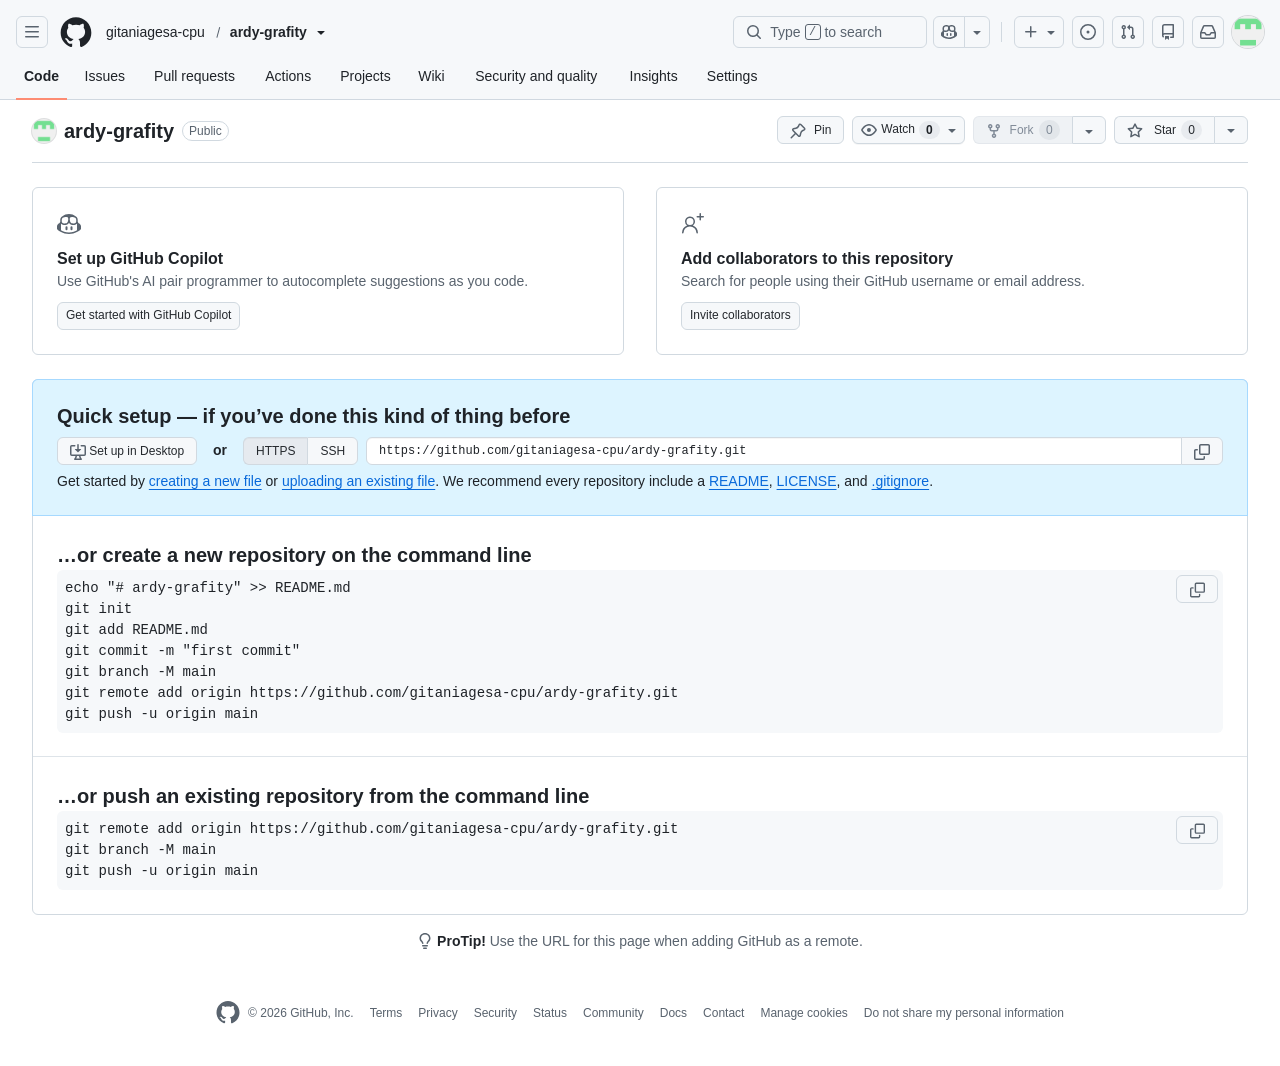
<file: gitaniagesa-cpu_ardy-grafity.html>
<!DOCTYPE html>
<!-- saved from url=(0047)https://github.com/gitaniagesa-cpu/ardy-grafity -->
<html lang="en" data-color-mode="auto" data-light-theme="light" data-dark-theme="dark" data-a11y-animated-images="system" data-a11y-link-underlines="true" data-turbo-loaded="" class="js-focus-visible" data-js-focus-visible=""><head><meta http-equiv="Content-Type" content="text/html; charset=UTF-8"><style type="text/css">.turbo-progress-bar {
  position: fixed;
  display: block;
  top: 0;
  left: 0;
  height: 3px;
  background: #0076ff;
  z-index: 2147483647;
  transition:
    width 300ms ease-out,
    opacity 150ms 150ms ease-in;
  transform: translate3d(0, 0, 0);
}
</style><style>
:root {
  --fontStack-monospace: "Monaspace Neon", ui-monospace, SFMono-Regular, SF Mono, Menlo, Consolas, Liberation Mono, monospace !important;
}
</style>




  
    
  <link rel="dns-prefetch" href="https://github.githubassets.com/">
  <link rel="dns-prefetch" href="https://avatars.githubusercontent.com/">
  <link rel="dns-prefetch" href="https://github-cloud.s3.amazonaws.com/">
  <link rel="dns-prefetch" href="https://user-images.githubusercontent.com/">
  <link rel="preconnect" href="https://github.githubassets.com/" crossorigin="">
  <link rel="preconnect" href="https://avatars.githubusercontent.com/">

<script type="importmap" nonce="">{"imports":{"react":"https://github.githubassets.com/assets/react-d55061672d2143f7.js","scheduler":"https://github.githubassets.com/assets/scheduler-d677f65b41f96812.js","react-dom":"https://github.githubassets.com/assets/react-dom-0305b837a0656bc2.js","react-dom/client":"https://github.githubassets.com/assets/react-dom-client-a497fe3cf4f31b2c.js"}}</script>
<meta name="react-profiling" content="0" data-turbo-transient="true">
<meta name="react-import-map" content="react,react-dom,react-dom/client,react-dom/profiling,scheduler@254e607d6015" data-turbo-track="reload">
<link crossorigin="anonymous" rel="modulepreload" href="https://github.githubassets.com/assets/react-d55061672d2143f7.js">
<link crossorigin="anonymous" rel="modulepreload" href="https://github.githubassets.com/assets/scheduler-d677f65b41f96812.js">
<link crossorigin="anonymous" rel="modulepreload" href="https://github.githubassets.com/assets/react-dom-0305b837a0656bc2.js">
<link crossorigin="anonymous" rel="modulepreload" href="https://github.githubassets.com/assets/react-dom-client-a497fe3cf4f31b2c.js">

  

  <link crossorigin="anonymous" media="all" rel="stylesheet" href="./gitaniagesa-cpu_ardy-grafity_files/light-707b19cf061aa459.css"><link crossorigin="anonymous" media="all" rel="stylesheet" href="./gitaniagesa-cpu_ardy-grafity_files/dark-93f3c6b445d800ff.css"><link data-color-theme="light_high_contrast" crossorigin="anonymous" media="all" rel="stylesheet" data-href="https://github.githubassets.com/assets/light_high_contrast-fc4b867e16562d12.css"><link data-color-theme="light_colorblind" crossorigin="anonymous" media="all" rel="stylesheet" data-href="https://github.githubassets.com/assets/light_colorblind-2db8d59cbe087225.css"><link data-color-theme="light_colorblind_high_contrast" crossorigin="anonymous" media="all" rel="stylesheet" data-href="https://github.githubassets.com/assets/light_colorblind_high_contrast-791e59a1f8b634e0.css"><link data-color-theme="light_tritanopia" crossorigin="anonymous" media="all" rel="stylesheet" data-href="https://github.githubassets.com/assets/light_tritanopia-a08991540f7253d8.css"><link data-color-theme="light_tritanopia_high_contrast" crossorigin="anonymous" media="all" rel="stylesheet" data-href="https://github.githubassets.com/assets/light_tritanopia_high_contrast-aeaea6b5f1a1a577.css"><link data-color-theme="dark_high_contrast" crossorigin="anonymous" media="all" rel="stylesheet" data-href="https://github.githubassets.com/assets/dark_high_contrast-49511e11e3ed53a8.css"><link data-color-theme="dark_colorblind" crossorigin="anonymous" media="all" rel="stylesheet" data-href="https://github.githubassets.com/assets/dark_colorblind-507c9f8797b64d1c.css"><link data-color-theme="dark_colorblind_high_contrast" crossorigin="anonymous" media="all" rel="stylesheet" data-href="https://github.githubassets.com/assets/dark_colorblind_high_contrast-f74ce15fe4370f96.css"><link data-color-theme="dark_tritanopia" crossorigin="anonymous" media="all" rel="stylesheet" data-href="https://github.githubassets.com/assets/dark_tritanopia-77e8f27cae657ef7.css"><link data-color-theme="dark_tritanopia_high_contrast" crossorigin="anonymous" media="all" rel="stylesheet" data-href="https://github.githubassets.com/assets/dark_tritanopia_high_contrast-95c6d23fc206d719.css"><link data-color-theme="dark_dimmed" crossorigin="anonymous" media="all" rel="stylesheet" data-href="https://github.githubassets.com/assets/dark_dimmed-61d370fdb2984fe4.css"><link data-color-theme="dark_dimmed_high_contrast" crossorigin="anonymous" media="all" rel="stylesheet" data-href="https://github.githubassets.com/assets/dark_dimmed_high_contrast-a0271da34562fd22.css">

  <style type="text/css">
    :root {
      --tab-size-preference: 4;
    }

    pre, code {
      tab-size: var(--tab-size-preference);
    }
  </style>

    <link crossorigin="anonymous" media="all" rel="stylesheet" href="./gitaniagesa-cpu_ardy-grafity_files/primer-primitives-9f1db623a2d85734.css">
    <link crossorigin="anonymous" media="all" rel="stylesheet" href="./gitaniagesa-cpu_ardy-grafity_files/primer-tailwind-compatible-6069027f8e8b044a.css">
    <link crossorigin="anonymous" media="all" rel="stylesheet" href="./gitaniagesa-cpu_ardy-grafity_files/global-63a5f140abc6ab2a.css">
    <link crossorigin="anonymous" media="all" rel="stylesheet" href="./gitaniagesa-cpu_ardy-grafity_files/github-59fc16002818df36.css">
    <link crossorigin="anonymous" media="all" rel="stylesheet" href="./gitaniagesa-cpu_ardy-grafity_files/tailwind-54f2609a2fa76d5d.css">
  <link crossorigin="anonymous" media="all" rel="stylesheet" href="./gitaniagesa-cpu_ardy-grafity_files/repository-aea2d17ec2db3121.css">

  

  <script type="application/json" id="client-env">{"locale":"en","featureFlags":["actions_enable_background_steps","actions_workflow_language_service_allow_case_function","activity_diff_file_tree","activity_repos_file_tree","activity_repos_overview_header","activity_repos_overview_sidebar","agent_author_search_expansion","agent_author_search_expansion_ui_pulls","alternate_user_config_repo","billing_billable_licenses_cost_center_bucket_fix","billing_cost_center_list_assigned_resources","billing_cost_center_user_level_budgets","billing_discount_threshold_notification","billing_multi_user_cost_center_total_user_count","billing_ui_budget_pagination_enabled","billing_user_level_budgets","billing_user_level_budgets_manage","cca_combined_monthly_limit_meter","ccr_files_changed_model_picker","ccr_implement_suggestion_refresh","ccr_mcp_skills_ga","code_quality_enablement_banner_targeting","code_quality_new_repo_selection_card","code_quality_remove_preview","code_view_checks_live_updates","code_view_raf_sticky_lines","codemirror_inp_optimizations","codespaces_prebuild_region_target_update","coding_agent_create_task_strip","coding_agent_third_party_model_ui","contentful_primer_code_blocks","copilot_agent_snippy","copilot_api_agentic_issue_marshal_yaml","copilot_automations_pagination","copilot_chat_attach_multiple_images","copilot_chat_auto_mode_picker_paid","copilot_chat_category_rate_limit_messages","copilot_chat_clear_model_selection_for_default_change","copilot_chat_compact_tables","copilot_chat_disable_model_picker_while_streaming","copilot_chat_docked_panel","copilot_chat_enable_tool_call_logs","copilot_chat_header_reorder","copilot_chat_increase_token_padding","copilot_chat_input_commands","copilot_chat_interspersed_tool_calls","copilot_chat_max_upsell","copilot_chat_minimize_contextual","copilot_chat_model_picker_promotions","copilot_chat_models_browser_cache","copilot_chat_new_topic_nudge","copilot_chat_opening_thread_switch","copilot_chat_prettify_pasted_code","copilot_chat_reduce_quota_checks","copilot_chat_v1_citation_marker_sanitization","copilot_chat_vision_dotcom_chat_ga_gate","copilot_chat_vision_in_claude","copilot_chat_vision_preview_gate","copilot_cli_install_cta_max_plan","copilot_css_textarea_autosize","copilot_custom_copilots","copilot_custom_copilots_feature_preview","copilot_diff_explain_conversation_intent","copilot_diff_reference_context","copilot_duplicate_thread","copilot_extensions_removal_on_marketplace","copilot_fix_failed_workflows_all_skus","copilot_ftp_hyperspace_upgrade_prompt","copilot_hide_hovercard","copilot_immersive_code_block_transition_wrap","copilot_immersive_embedded_deferred_payload","copilot_immersive_embedded_draggable","copilot_immersive_embedded_header_button","copilot_immersive_embedded_implicit_references","copilot_immersive_embedded_skip_copilot_api_token_for_dotcom_context","copilot_immersive_file_block_transition_open","copilot_immersive_file_preview_keep_mounted","copilot_immersive_suggestion_pills","copilot_immersive_task_hyperlinking","copilot_immersive_task_within_chat_thread","copilot_issue_list_show_more","copilot_mc_cli_resume_any_users_task","copilot_mc_nudge_redesign_app","copilot_mc_nudges","copilot_mission_control_agent_filtering","copilot_mission_control_agent_merge_fix_ci","copilot_mission_control_agent_merge_resolve_conflicts","copilot_mission_control_agent_merge_respond_to_reviewers","copilot_mission_control_agents_page_redesign","copilot_mission_control_environment_list_icons","copilot_mission_control_grouped_tasks_endpoint","copilot_mission_control_needs_attention","copilot_mission_control_reasoning_effort","copilot_mission_control_sandbox_remote_bypass","copilot_mission_control_session_events_ui","copilot_mission_control_session_filters","copilot_mission_control_task_alive_updates","copilot_mission_control_task_sharing","copilot_org_policy_page_focus_mode","copilot_plans_signups_enabled","copilot_pr_chat_enhancements","copilot_premium_request_quotas","copilot_prominent_upgrade_button","copilot_resource_panel","copilot_share_active_subthread","copilot_spaces_ga","copilot_spaces_individual_policies_ga","copilot_spark_handle_nil_friendly_name","copilot_swe_agent_authorization_status_ui","copilot_swe_agent_hide_model_picker_if_only_auto","copilot_swe_agent_issue_comment_trigger","copilot_swe_agent_pr_comment_model_picker","copilot_swe_agent_pull_request_comment_trigger","copilot_swe_agent_pull_request_merged_trigger","copilot_swe_agent_pull_request_opened_trigger","copilot_swe_agent_pull_request_synchronize_trigger","copilot_swe_agent_use_subagents","copilot_task_api_github_rest_style","copilot_token_based_billing","copilot_unconfigured_is_inherited","copilot_user_can_upgrade_plan_field","copilot_workbench_sunset","copilot_workbench_ubb","dashboard_indexeddb_caching","dashboard_lists_max_age_filter","dashboard_surface_persistent_preferences","dashboard_universe_2025","dashboard_universe_2025_feedback_dialog","fgpat_permissions_selector_redesign","flex_cta_groups_mvp","ga_enterprise_teams_ui","glc_code_quality_repo_settings_workflow_config","global_nav_react","hide_github_models_ui","hide_groups_list_for_few_groups","hyperspace_2025_logged_out_batch_1","hyperspace_2025_logged_out_batch_2","hyperspace_2025_logged_out_batch_3","in_product_messaging_datadog_monitoring","ipm_budget_deep_linking","ipm_global_transactional_message_agents","ipm_global_transactional_message_copilot","ipm_global_transactional_message_issues","ipm_global_transactional_message_prs","ipm_global_transactional_message_repos","ipm_global_transactional_message_spaces","issue_fields_multi_select","issue_inline_avatars","issue_relative_time_micro","issue_viewer_subissues_optimistic_overlay","issues_create_tanstack_mutation","issues_dashboard_sso_structured_errors","issues_expanded_file_types","issues_in_pulls_dashboard","issues_lazy_load_comment_box_suggestions","issues_new_react_data_router","issues_react_chrome_container_query_fix","issues_react_include_bots_in_pickers","issues_react_ui_feedback","landing_pages_ninetailed","landing_pages_web_vitals_tracking","lifecycle_label_name_updates","marketing_pages_search_explore_provider","memex_default_issue_create_repository","memex_lazy_hydrate_agent_tasks","memex_live_update_hovercard","memex_mwl_filter_field_delimiter","memex_remove_deprecated_type_issue","memex_roadmap_drag_style","merge_queue_restricted_pushers_warning","merge_status_checks_refetch_dedupe","merge_status_header_feedback","new_quick_search_dotcom","new_quick_search_ui_service","oauth_authorize_clickjacking_protection","octocaptcha_origin_optimization","pacer_layout_hide_sso_banner","personal_block_from_comment","pr_sfv_new_diff_fetch","primer_react_css_anchor_positioning","primer_react_merged_forwarded_refs","property_definition_empty_state_suggestions","prs_copilot_app_open_action","prs_css_anchor_positioning","prs_live_updates_issue_comments","prx_files","pull_request_commit_checks_dialog","pull_request_copilot_attribution_header","pull_request_files_virtualization","pull_request_overview_panel_edit_description","pull_request_stacks_feedback_dialog","pull_request_virtualization_image_estimate","pull_request_virtualization_scroll_compensation","pull_request_virtualization_scroll_intent","react_blob_isolate_code_lines","react_blob_overlay","react_blob_ssr_content_visibility","react_data_router_code_view_sidebar","react_data_router_tanstack_allowed","react_sandbox_future_tanstack","repo_issues_sidebar_layout","repo_overview_ask_copilot","repos_contributors_limited_default_range","repository_suggester_elastic_search","review_involves_filter","rulesets_actor_list_editor","sample_network_conn_type","secret_scanning_pattern_alerts_link","security_center_artifact_filters_popover","semantic_similarity_duplicate_issue_detection","session_logs_ungroup_reasoning_text","site_banner_desktop_copilot_app","site_code_quality_page","site_github_app_ga_page","site_github_app_ga_page_highlight","site_global_banner_deprecate_spark","site_global_banner_dev_days_organizer","site_global_nav_spark_models_removed","spark_prompt_secret_scanning","spark_server_connection_status","suppress_automated_browser_vitals","swp_forms_disable_octocaptcha","track_notifications_settings_usage","universe26_ebsessionlaunch","update_issue_suggestions","viewscreen_sandbox","warn_inaccessible_attachments","webp_support","workbench_store_readonly","react_import_map","react_import_map"],"login":"gitaniagesa-cpu","copilotApiOverrideUrl":"https://api.individual.githubcopilot.com","cmcApiUrl":"https://api.github.com/cmc_internal/api"}</script>
<link crossorigin="anonymous" rel="modulepreload" href="https://github.githubassets.com/assets/wp-runtime-aeb976668e8b6e77.js">
<link crossorigin="anonymous" rel="modulepreload" href="https://github.githubassets.com/assets/app-foundation-b360cb5b5e5bd42e.js">
<link crossorigin="anonymous" rel="modulepreload" href="https://github.githubassets.com/assets/app-runtime-a15539a184d7d9b7.js">
<link crossorigin="anonymous" rel="modulepreload" href="https://github.githubassets.com/assets/fetch-utilities-40db594afb03c2b3.js">
<link crossorigin="anonymous" rel="modulepreload" href="https://github.githubassets.com/assets/78205-75aff589688e0be2.js">
<script crossorigin="anonymous" type="module" src="./gitaniagesa-cpu_ardy-grafity_files/environment-3e4064a821cb2428.js.download" defer="defer"></script>
<link crossorigin="anonymous" media="all" rel="stylesheet" href="./gitaniagesa-cpu_ardy-grafity_files/app-runtime.a34051e9018f5fcf.module.css">
<link crossorigin="anonymous" rel="modulepreload" href="https://github.githubassets.com/assets/catalyst-03fc2ee1b163e4cb.js">
<link crossorigin="anonymous" rel="modulepreload" href="https://github.githubassets.com/assets/selector-observer-31e911ea8e9046d3.js">
<link crossorigin="anonymous" rel="modulepreload" href="https://github.githubassets.com/assets/relative-time-element-30f4d10f3776b4ac.js">
<link crossorigin="anonymous" rel="modulepreload" href="https://github.githubassets.com/assets/296-cddf2922ea3a416c.js">
<link crossorigin="anonymous" rel="modulepreload" href="https://github.githubassets.com/assets/816-29b762091e5033a9.js">
<link crossorigin="anonymous" rel="modulepreload" href="https://github.githubassets.com/assets/65637-e357a8be37eda955.js">
<link crossorigin="anonymous" rel="modulepreload" href="https://github.githubassets.com/assets/58494-8fde42aa50c63758.js">
<link crossorigin="anonymous" rel="modulepreload" href="https://github.githubassets.com/assets/31721-903cd2b317a8cc03.js">
<link crossorigin="anonymous" rel="modulepreload" href="https://github.githubassets.com/assets/46740-0a6e4901e467cc61.js">
<link crossorigin="anonymous" rel="modulepreload" href="https://github.githubassets.com/assets/98944-e7414dc2340e0a21.js">
<script crossorigin="anonymous" type="module" src="./gitaniagesa-cpu_ardy-grafity_files/github-elements-43bfcfbade25127a.js.download" defer="defer"></script>
<script crossorigin="anonymous" type="module" src="./gitaniagesa-cpu_ardy-grafity_files/element-registry-54c4d38b639c5b6f.js.download" defer="defer"></script>
<link crossorigin="anonymous" rel="modulepreload" href="https://github.githubassets.com/assets/runtime-helpers-b5a5a1cee32a4b87.js">
<link crossorigin="anonymous" rel="modulepreload" href="https://github.githubassets.com/assets/aria-live-f791bd0decd4aed1.js">
<link crossorigin="anonymous" rel="modulepreload" href="https://github.githubassets.com/assets/hotkey-18e2cf4c6aadb3ff.js">
<link crossorigin="anonymous" rel="modulepreload" href="https://github.githubassets.com/assets/react-core-bb19ed9dc5e42b9f.js">
<link crossorigin="anonymous" rel="modulepreload" href="https://github.githubassets.com/assets/react-lib-09bada45006f5555.js">
<link crossorigin="anonymous" rel="modulepreload" href="https://github.githubassets.com/assets/50841-9cb64da410fd452e.js">
<link crossorigin="anonymous" rel="modulepreload" href="https://github.githubassets.com/assets/2761-3f26182ea6dd74be.js">
<link crossorigin="anonymous" rel="modulepreload" href="https://github.githubassets.com/assets/88475-e7c45daacb58e0a3.js">
<link crossorigin="anonymous" rel="modulepreload" href="https://github.githubassets.com/assets/26533-36c85461b011ffd5.js">
<link crossorigin="anonymous" rel="modulepreload" href="https://github.githubassets.com/assets/3609-2a17d1c3e2ce7fe5.js">
<link crossorigin="anonymous" rel="modulepreload" href="https://github.githubassets.com/assets/87644-7ec64f4e3cd64d13.js">
<link crossorigin="anonymous" rel="modulepreload" href="https://github.githubassets.com/assets/21880-6250a7d3b7be454a.js">
<link crossorigin="anonymous" rel="modulepreload" href="https://github.githubassets.com/assets/75145-7597929c9020acb6.js">
<link crossorigin="anonymous" rel="modulepreload" href="https://github.githubassets.com/assets/29685-9b276fea68fdefcc.js">
<link crossorigin="anonymous" rel="modulepreload" href="https://github.githubassets.com/assets/90775-fff03cb223239d89.js">
<link crossorigin="anonymous" rel="modulepreload" href="https://github.githubassets.com/assets/55887-99a4521199610050.js">
<script crossorigin="anonymous" type="module" src="./gitaniagesa-cpu_ardy-grafity_files/behaviors-c32a6ffee5267bf7.js.download" defer="defer"></script>
<link crossorigin="anonymous" media="all" rel="stylesheet" href="./gitaniagesa-cpu_ardy-grafity_files/react-core.f29442a7bfc472c4.module.css">
  
  <link crossorigin="anonymous" rel="modulepreload" href="https://github.githubassets.com/assets/primer-react-8839dcbf25ab22fb.js">
<link crossorigin="anonymous" rel="modulepreload" href="https://github.githubassets.com/assets/76256-72b1709bbd218f18.js">
<link crossorigin="anonymous" rel="modulepreload" href="https://github.githubassets.com/assets/71393-1c0245fc10becf5b.js">
<link crossorigin="anonymous" rel="modulepreload" href="https://github.githubassets.com/assets/437-6b40a001eb1d45e8.js">
<link crossorigin="anonymous" rel="modulepreload" href="https://github.githubassets.com/assets/2927-dcf46e434861d626.js">
<link crossorigin="anonymous" rel="modulepreload" href="https://github.githubassets.com/assets/64221-14664eefca14880d.js">
<link crossorigin="anonymous" rel="modulepreload" href="https://github.githubassets.com/assets/65390-f2a9fc6e0c75e965.js">
<link crossorigin="anonymous" rel="modulepreload" href="https://github.githubassets.com/assets/40062-65d982bb0319537b.js">
<link crossorigin="anonymous" rel="modulepreload" href="https://github.githubassets.com/assets/87093-b38ed25c8ff813ab.js">
<link crossorigin="anonymous" rel="modulepreload" href="https://github.githubassets.com/assets/95194-a8be013e9ac0cbdc.js">
<link crossorigin="anonymous" rel="modulepreload" href="https://github.githubassets.com/assets/7126-464fdb4b4ed92bc7.js">
<script crossorigin="anonymous" type="module" src="./gitaniagesa-cpu_ardy-grafity_files/notifications-subscriptions-menu-5c256830d281f583.js.download" defer="defer"></script>
<link crossorigin="anonymous" media="all" rel="stylesheet" href="./gitaniagesa-cpu_ardy-grafity_files/primer-react-css.075d23801db2bcee.module.css">
<link crossorigin="anonymous" media="all" rel="stylesheet" href="./gitaniagesa-cpu_ardy-grafity_files/notifications-subscriptions-menu.f15e5157cab253c1.module.css">


  <title>gitaniagesa-cpu/ardy-grafity</title>



  <meta name="route-pattern" content="/:user_id/:repository" data-turbo-transient="">
  <meta name="route-controller" content="files" data-turbo-transient="">
  <meta name="route-action" content="disambiguate" data-turbo-transient="">
  <meta name="fetch-nonce" content="v2:631dd223-28d9-251b-8f03-56d05055b15c">

    
  <meta name="current-catalog-service-hash" content="f3abb0cc802f3d7b95fc8762b94bdcb13bf39634c40c357301c4aa1d67a256fb">


  <meta name="request-id" content="549B:13C42C:9C33BC:A72CEF:6A84BC68" data-turbo-transient="true"><meta name="html-safe-nonce" content="8428535dd5cf88ba84f08165d34c4a31e35e4fd5d4c059288ba5e42cf3fb9b2a" data-turbo-transient="true"><meta name="visitor-payload" content="[base64]" data-turbo-transient="true"><meta name="visitor-hmac" content="d27430a053104ffe70ba35400a6888c4faaf9b635191f7b6d600b125fbbbbd70" data-turbo-transient="true">


    <meta name="hovercard-subject-tag" content="repository:1338800581" data-turbo-transient="">


  <meta name="github-keyboard-shortcuts" content="repository,copilot" data-turbo-transient="true">
  

  <meta name="selected-link" value="/gitaniagesa-cpu/ardy-grafity" data-turbo-transient="">
  <link rel="assets" href="https://github.githubassets.com/">

    <meta name="google-site-verification" content="Apib7-x98H0j5cPqHWwSMm6dNU4GmODRoqxLiDzdx9I">

<meta name="octolytics-url" content="https://collector.github.com/github/collect"><meta name="octolytics-actor-id" content="318365498"><meta name="octolytics-actor-login" content="gitaniagesa-cpu"><meta name="octolytics-actor-hash" content="4f3bf56cb4a7c0851fd6f56340b2fc806f0a60ad4f8222756f341608975e71ad">





  <meta name="analytics-location" content="/&lt;user-name&gt;/&lt;repo-name&gt;/files/disambiguate" data-turbo-transient="true">

  




    <meta name="user-login" content="gitaniagesa-cpu">

  <link rel="sudo-modal" href="https://github.com/sessions/sudo_modal">

    <meta name="viewport" content="width=device-width">

    

      <meta name="description" content="Website Ardy_grafity - Jasa Desain &amp; Percetakan Profesional - gitaniagesa-cpu/ardy-grafity">

      <link rel="search" type="application/opensearchdescription+xml" href="https://github.com/opensearch.xml" title="GitHub">

    <link rel="fluid-icon" href="https://github.com/fluidicon.png" title="GitHub">
    <meta property="fb:app_id" content="1401488693436528">
    <meta name="apple-itunes-app" content="app-id=1477376905, app-argument=https://github.com/gitaniagesa-cpu/ardy-grafity">

      <meta name="twitter:image" content="https://opengraph.githubassets.com/77c3cafecd200379341c42d16446de131c19835e846cd8b07c271e050018ee38/gitaniagesa-cpu/ardy-grafity"><meta name="twitter:site" content="@github"><meta name="twitter:card" content="summary_large_image"><meta name="twitter:title" content="gitaniagesa-cpu/ardy-grafity"><meta name="twitter:description" content="Website Ardy_grafity - Jasa Desain &amp; Percetakan Profesional - gitaniagesa-cpu/ardy-grafity">
  <meta property="og:image" content="https://opengraph.githubassets.com/77c3cafecd200379341c42d16446de131c19835e846cd8b07c271e050018ee38/gitaniagesa-cpu/ardy-grafity"><meta property="og:image:alt" content="Website Ardy_grafity - Jasa Desain &amp; Percetakan Profesional - gitaniagesa-cpu/ardy-grafity"><meta property="og:image:width" content="1200"><meta property="og:image:height" content="600"><meta property="og:site_name" content="GitHub"><meta property="og:type" content="object"><meta property="og:title" content="gitaniagesa-cpu/ardy-grafity"><meta property="og:url" content="https://github.com/gitaniagesa-cpu/ardy-grafity"><meta property="og:description" content="Website Ardy_grafity - Jasa Desain &amp; Percetakan Profesional - gitaniagesa-cpu/ardy-grafity">
  


      <link rel="shared-web-socket" href="wss://alive.github.com/_sockets/u/318365498/ws?session=eyJ2IjoiVjMiLCJ1IjozMTgzNjU0OTgsInMiOjIyNTA0MDMzNTYsImMiOjI0MDg0MTE2OTUsInQiOjE3ODcwODM4ODB9--825db42c12c012b3234fefc71303cf11ea0956b8ac6976773ff26dad3784462c" data-refresh-url="/_alive" data-session-id="40d451fc746b7128306dfa4315017c688976fc26b254ee6633d6f671cb6fb96c">
      <link rel="shared-web-socket-src" href="https://github.com/assets-cdn/worker/socket-worker-1aa7bdbe5caf5f03.js">

      <link rel="service-worker-src" href="https://github.com/assets-cdn/worker/service-worker-7099b93c8e769e43.js?current_user=gitaniagesa-cpu&amp;errors_url=https%3A%2F%2Fapi.github.com%2F_private%2Fbrowser%2Ferrors&amp;release=ebccfa585afa07a1cc586a88ebdf4c4497bd70e5&amp;actor_id=318365498&amp;is_staff=false&amp;analytics_collector_url=https%3A%2F%2Fcollector.github.com%2Fgithub%2Fcollect">

      <meta name="hostname" content="github.com">


      <meta name="keyboard-shortcuts-preference" content="all">
      <meta name="hovercards-preference" content="true">
      <meta name="announcement-preference-hovercard" content="true">

        <meta name="expected-hostname" content="github.com">


  <meta http-equiv="x-pjax-version" content="bec9fbdff7e7c3d22a4225653abce010da266eb5b72ff28f47ac6410e34ce0f0" data-turbo-track="reload">
  <meta http-equiv="x-pjax-csp-version" content="2af6a6627810d190be616096b617c8f37a1419b9435f76190f0e0d7638222ac1" data-turbo-track="reload">
  <meta http-equiv="x-pjax-css-version" content="45bb85e23222b6f0a19c418ef28a62daec072083faa7581f9883e46951afaf80" data-turbo-track="reload">
  <meta http-equiv="x-pjax-js-version" content="3c46d9d4cb5e152240e019575ed0f7b6c1bb0b1e676681335799007f6e67db4d" data-turbo-track="reload">

  <meta name="turbo-cache-control" content="no-preview" data-turbo-transient="">

      <meta name="go-import" content="github.com/gitaniagesa-cpu/ardy-grafity git https://github.com/gitaniagesa-cpu/ardy-grafity.git">

  <meta name="octolytics-dimension-user_id" content="318365498"><meta name="octolytics-dimension-user_login" content="gitaniagesa-cpu"><meta name="octolytics-dimension-repository_id" content="1338800581"><meta name="octolytics-dimension-repository_nwo" content="gitaniagesa-cpu/ardy-grafity"><meta name="octolytics-dimension-repository_public" content="true"><meta name="octolytics-dimension-repository_is_fork" content="false"><meta name="octolytics-dimension-repository_network_root_id" content="1338800581"><meta name="octolytics-dimension-repository_network_root_nwo" content="gitaniagesa-cpu/ardy-grafity">
  <meta name="current-repo-nwo" content="gitaniagesa-cpu/ardy-grafity">



    

    <meta name="turbo-body-classes" content="logged-in env-production page-responsive text-rendering-optimize-speed">
  <meta name="disable-turbo" content="false">


  <meta name="browser-stats-url" content="https://api.github.com/_private/browser/stats">


  <meta name="browser-errors-url" content="https://api.github.com/_private/browser/errors">

    <meta name="release" content="ebccfa585afa07a1cc586a88ebdf4c4497bd70e5" data-turbo-track="reload">
  <meta name="ui-target" content="full">

  <link rel="mask-icon" href="https://github.githubassets.com/assets/pinned-octocat-093da3e6fa40.svg" color="#000000">
  <link rel="alternate icon" class="js-site-favicon" type="image/png" href="https://github.githubassets.com/favicons/favicon.png">
  <link rel="icon" class="js-site-favicon" type="image/svg+xml" href="https://github.githubassets.com/favicons/favicon.svg" data-base-href="https://github.githubassets.com/favicons/favicon">

<meta name="theme-color" content="#1e2327">
<meta name="color-scheme" content="light dark">


  <link rel="manifest" href="https://github.com/manifest.json" crossorigin="use-credentials">

  <link rel="stylesheet" type="text/css" href="./gitaniagesa-cpu_ardy-grafity_files/81758.85a3a5c46606ccf3.module.css" crossorigin="anonymous"><link rel="stylesheet" type="text/css" href="./gitaniagesa-cpu_ardy-grafity_files/38963.34f7087ba2aa3c03.module.css" crossorigin="anonymous"><link rel="stylesheet" type="text/css" href="./gitaniagesa-cpu_ardy-grafity_files/66570.a15cc20c6759bb5d.module.css" crossorigin="anonymous"><link rel="stylesheet" type="text/css" href="./gitaniagesa-cpu_ardy-grafity_files/14343.c80704d7e0e688d2.module.css" crossorigin="anonymous"><link rel="stylesheet" type="text/css" href="./gitaniagesa-cpu_ardy-grafity_files/65610.b15b90cee1cc73e0.module.css" crossorigin="anonymous"><link rel="stylesheet" type="text/css" href="./gitaniagesa-cpu_ardy-grafity_files/51944.fd8196e2b28b046f.module.css" crossorigin="anonymous"><link rel="stylesheet" type="text/css" href="./gitaniagesa-cpu_ardy-grafity_files/57741.3390e70ce073909d.module.css" crossorigin="anonymous"><link rel="stylesheet" type="text/css" href="./gitaniagesa-cpu_ardy-grafity_files/7872.9820ae4a93646001.module.css" crossorigin="anonymous"><link rel="stylesheet" type="text/css" href="./gitaniagesa-cpu_ardy-grafity_files/349.be3a97d2c6518435.module.css" crossorigin="anonymous"><link rel="stylesheet" type="text/css" href="./gitaniagesa-cpu_ardy-grafity_files/73592.4e48111c6927bf4d.module.css" crossorigin="anonymous"><link rel="stylesheet" type="text/css" href="./gitaniagesa-cpu_ardy-grafity_files/66246.14accfc2088c56eb.module.css" crossorigin="anonymous"><link rel="stylesheet" type="text/css" href="./gitaniagesa-cpu_ardy-grafity_files/96188.dd134d1c4b62ada4.module.css" crossorigin="anonymous"><link rel="stylesheet" type="text/css" href="./gitaniagesa-cpu_ardy-grafity_files/19248.edb6bf8872ef7175.module.css" crossorigin="anonymous"><link rel="stylesheet" type="text/css" href="./gitaniagesa-cpu_ardy-grafity_files/73936.e6675bb91815d65e.module.css" crossorigin="anonymous"><link rel="stylesheet" type="text/css" href="./gitaniagesa-cpu_ardy-grafity_files/58319.2b10222ed6345eb3.module.css" crossorigin="anonymous"><link rel="stylesheet" type="text/css" href="./gitaniagesa-cpu_ardy-grafity_files/34743.6ec9e71004dfa9a7.module.css" crossorigin="anonymous"><link rel="stylesheet" type="text/css" href="./gitaniagesa-cpu_ardy-grafity_files/84759.62eaa00b802bd28b.module.css" crossorigin="anonymous"><link rel="stylesheet" type="text/css" href="./gitaniagesa-cpu_ardy-grafity_files/19621.216e37cb7b61f8f5.module.css" crossorigin="anonymous"><link rel="stylesheet" type="text/css" href="./gitaniagesa-cpu_ardy-grafity_files/79907.4a66d8b73b2c9b86.module.css" crossorigin="anonymous"><link rel="stylesheet" type="text/css" href="./gitaniagesa-cpu_ardy-grafity_files/49814.39bfb47ac18c901b.module.css" crossorigin="anonymous"><link rel="stylesheet" type="text/css" href="./gitaniagesa-cpu_ardy-grafity_files/6603.abe63719b940bf99.module.css" crossorigin="anonymous"><link rel="stylesheet" type="text/css" href="./gitaniagesa-cpu_ardy-grafity_files/55646.b25eee42b7ec7462.module.css" crossorigin="anonymous"><link rel="stylesheet" type="text/css" href="./gitaniagesa-cpu_ardy-grafity_files/29210.c2e364a29d459212.module.css" crossorigin="anonymous"></head>

  <body class="logged-in env-production page-responsive text-rendering-optimize-speed" style="word-wrap: break-word;">
    <div data-turbo-body="" class="logged-in env-production page-responsive text-rendering-optimize-speed" style="word-wrap: break-word;">
      <div id="__primerPortalRoot__" style="z-index: 1000; position: absolute; width: 100%;" data-turbo-permanent=""></div>
      

    <div class="position-relative header-wrapper js-header-wrapper ">
      <a href="https://github.com/gitaniagesa-cpu/ardy-grafity#start-of-content" data-skip-target-assigned="false" class="tmp-p-3 color-bg-accent-emphasis color-fg-on-emphasis show-on-focus js-skip-to-content">Skip to content</a>

      <span data-view-component="true" class="progress-pjax-loader Progress position-fixed width-full">
    <span style="width: 0%;" data-view-component="true" class="Progress-item progress-pjax-loader-bar left-0 top-0 color-bg-accent-emphasis"></span>
</span>      
      <link crossorigin="anonymous" rel="modulepreload" href="https://github.githubassets.com/assets/24383-760ddbc9c19d8cab.js" fetchpriority="low">
<link crossorigin="anonymous" rel="modulepreload" href="https://github.githubassets.com/assets/keyboard-shortcuts-dialog-d00167dc764bf8df.js" fetchpriority="low">
<link crossorigin="anonymous" media="all" rel="stylesheet" href="./gitaniagesa-cpu_ardy-grafity_files/primer-react-css.075d23801db2bcee.module.css">
<link crossorigin="anonymous" media="all" rel="stylesheet" href="./gitaniagesa-cpu_ardy-grafity_files/keyboard-shortcuts-dialog.9f59b40da5b8acbb.module.css">

<react-partial partial-name="keyboard-shortcuts-dialog" data-ssr="false" data-attempted-ssr="false" data-react-profiling="false" data-catalyst="" class="loaded">
  
  <script type="application/json" data-target="react-partial.embeddedData">{"props":{"docsUrl":"https://docs.github.com/get-started/accessibility/keyboard-shortcuts"}}</script>
  <div data-target="react-partial.reactRoot"><div class="d-none"></div></div>
</react-partial>





      

          

                  <link crossorigin="anonymous" rel="modulepreload" href="https://github.githubassets.com/assets/88493-eabaae5d94674ff7.js" fetchpriority="low">
<link crossorigin="anonymous" rel="modulepreload" href="https://github.githubassets.com/assets/47406-bb6ed5c0447cd8ee.js" fetchpriority="low">
<link crossorigin="anonymous" rel="modulepreload" href="https://github.githubassets.com/assets/76041-7042697a0321fd55.js" fetchpriority="low">
<link crossorigin="anonymous" rel="modulepreload" href="https://github.githubassets.com/assets/32367-3338c76fcca9c7d2.js" fetchpriority="low">
<link crossorigin="anonymous" rel="modulepreload" href="https://github.githubassets.com/assets/39250-0814bcceaaf12c4f.js" fetchpriority="low">
<link crossorigin="anonymous" rel="modulepreload" href="https://github.githubassets.com/assets/41067-95487a87146cbbf2.js" fetchpriority="low">
<link crossorigin="anonymous" rel="modulepreload" href="https://github.githubassets.com/assets/84437-61e8a9616d723901.js" fetchpriority="low">
<link crossorigin="anonymous" rel="modulepreload" href="https://github.githubassets.com/assets/16946-d39c97475f5538f5.js" fetchpriority="low">
<link crossorigin="anonymous" rel="modulepreload" href="https://github.githubassets.com/assets/84454-586155eaabf2cc7b.js" fetchpriority="low">
<link crossorigin="anonymous" rel="modulepreload" href="https://github.githubassets.com/assets/28375-a82d8618b95d242b.js" fetchpriority="low">
<link crossorigin="anonymous" rel="modulepreload" href="https://github.githubassets.com/assets/74972-8abbb9f016ee299a.js" fetchpriority="low">
<link crossorigin="anonymous" rel="modulepreload" href="https://github.githubassets.com/assets/19520-e49f6bc6b31edaae.js" fetchpriority="low">
<link crossorigin="anonymous" rel="modulepreload" href="https://github.githubassets.com/assets/9110-33749097968a6061.js" fetchpriority="low">
<link crossorigin="anonymous" rel="modulepreload" href="https://github.githubassets.com/assets/50863-a2643ec33ea0b0f8.js" fetchpriority="low">
<link crossorigin="anonymous" rel="modulepreload" href="https://github.githubassets.com/assets/3229-e373efaf5ba7f1ce.js" fetchpriority="low">
<link crossorigin="anonymous" rel="modulepreload" href="https://github.githubassets.com/assets/91911-a0e7174281378559.js" fetchpriority="low">
<link crossorigin="anonymous" rel="modulepreload" href="https://github.githubassets.com/assets/global-nav-bar-ea3e8ad6635a58de.js" fetchpriority="low">
<link crossorigin="anonymous" media="all" rel="stylesheet" href="./gitaniagesa-cpu_ardy-grafity_files/primer-react-css.075d23801db2bcee.module.css">
<link crossorigin="anonymous" media="all" rel="stylesheet" href="./gitaniagesa-cpu_ardy-grafity_files/28375.87319a54bbf9fc87.module.css">
<link crossorigin="anonymous" media="all" rel="stylesheet" href="./gitaniagesa-cpu_ardy-grafity_files/global-nav-bar.62b3c0fa4339d244.module.css">

<react-partial partial-name="global-nav-bar" data-ssr="true" data-attempted-ssr="true" data-react-profiling="false" data-catalyst="" class="loaded">
  
  <script type="application/json" data-target="react-partial.embeddedData">{"props":{"contextRegion":{"crumbs":[{"crumb_type":"user","label":"gitaniagesa-cpu","is_root":false,"href":"/gitaniagesa-cpu"},{"crumb_type":"repository","label":"ardy-grafity","is_root":false,"href":"/gitaniagesa-cpu/ardy-grafity"}],"localNavigation":[{"id":"code","icon":"code","label":"Code","href":"/gitaniagesa-cpu/ardy-grafity","selectedLinks":["repo_source","repo_downloads","repo_commits","repo_releases","repo_tags","repo_branches","repo_packages","repo_deployments","repo_attestations"],"popoverTarget":false,"commandId":"repositories:go-to-code","reactNav":{"appTarget":"code-view","anchor":"code-view-repo-link"},"turboNav":{"frame":"repo-content-turbo-frame"}},{"id":"issues","icon":"issue-opened","label":"Issues","href":"/gitaniagesa-cpu/ardy-grafity/issues","selectedLinks":["repo_issues","repo_labels","repo_milestones"],"count":0,"popoverTarget":false,"commandId":"repositories:go-to-issues","reactNav":{"appTarget":"issues-react","anchor":null},"turboNav":{"frame":"repo-content-turbo-frame"}},{"id":"pull-requests","icon":"git-pull-request","label":"Pull requests","href":"/gitaniagesa-cpu/ardy-grafity/pulls","selectedLinks":["repo_pulls","checks"],"count":0,"popoverTarget":false,"commandId":"repositories:go-to-pull-requests","reactNav":{"appTarget":null,"anchor":null},"turboNav":{"frame":"repo-content-turbo-frame"}},{"id":"actions","icon":"play","label":"Actions","href":"/gitaniagesa-cpu/ardy-grafity/actions","selectedLinks":["repo_actions"],"popoverTarget":false,"commandId":"repositories:go-to-actions","reactNav":{"appTarget":null,"anchor":null},"turboNav":{"frame":"repo-content-turbo-frame"}},{"id":"projects","icon":"table","label":"Projects","href":"/gitaniagesa-cpu/ardy-grafity/projects","selectedLinks":["repo_projects","new_repo_project","repo_project"],"popoverTarget":false,"commandId":"repositories:go-to-projects","reactNav":{"appTarget":null,"anchor":null},"turboNav":{"frame":"repo-content-turbo-frame"}},{"id":"wiki","icon":"book","label":"Wiki","href":"/gitaniagesa-cpu/ardy-grafity/wiki","selectedLinks":["repo_wiki"],"popoverTarget":false,"commandId":"repositories:go-to-wiki","reactNav":{"appTarget":null,"anchor":null},"turboNav":{"frame":"repo-content-turbo-frame"}},{"id":"security-and-quality","icon":"shield","label":"Security and quality","href":"/gitaniagesa-cpu/ardy-grafity/security","selectedLinks":["security","overview","alerts","policy","token_scanning","code_scanning"],"count":0,"popoverTarget":false,"commandId":"repositories:go-to-security","reactNav":{"appTarget":null,"anchor":null},"turboNav":{"frame":"repo-content-turbo-frame"}},{"id":"insights","icon":"graph","label":"Insights","href":"/gitaniagesa-cpu/ardy-grafity/pulse","selectedLinks":["repo_graphs","repo_contributors","dependency_graph","dependabot_updates","pulse","people","community"],"popoverTarget":false,"commandId":"repositories:go-to-insights","reactNav":{"appTarget":null,"anchor":null},"turboNav":{"frame":"repo-content-turbo-frame"}},{"id":"settings","icon":"gear","label":"Settings","href":"/gitaniagesa-cpu/ardy-grafity/settings","selectedLinks":["code_review_limits","code_quality","codespaces_repository_settings","collaborators","custom_tabs","github_models_repo_settings","hooks","integration_installations","interaction_limits","issue_template_editor","key_links_settings","license_policy","notifications","repo_announcements","repo_branch_settings","repo_custom_properties","repo_keys_settings","repo_pages_settings","repo_protected_tags_settings","repo_rule_insights","repo_rule_insights_dashboard","repo_rules_bypass_requests","repo_rulesets","repo_settings_copilot_coding_guidelines","repo_settings_copilot_content_exclusion","repo_settings_copilot_dreams","repo_settings_copilot_internet_access","repo_settings_copilot_mcp","repo_settings_copilot_swe_agent","repo_settings","repo_suggestions_settings","reported_content","repository_actions_settings_add_new_runner","repository_actions_settings_general","repository_actions_settings_runner_details","repository_actions_settings_runners","repository_actions_settings","repository_actions_settings_policies","repository_actions_settings_oidc_configuration","repository_drives_settings","repository_environments","role_details","secrets_settings_actions","secrets_settings_agents","secrets_settings_codespaces","secrets_settings_dependabot","secrets","security_analysis","security_products"],"popoverTarget":false,"commandId":"repositories:go-to-settings","reactNav":{"appTarget":null,"anchor":null},"turboNav":{"frame":"repo-content-turbo-frame"}}],"localNavigationUpdateChannel":"eyJjIjoicmVwbzoxMzM4ODAwNTgxOnVzZXI6MzE4MzY1NDk4OnNldHRpbmdzIiwidCI6MTc4NzA4Mzg4MH0=--2db675e244ece8ad9e0e7ba0c35c87db36f3c95dc28e355dccdc494df9341494","selectedLink":null,"currentPath":"/gitaniagesa-cpu/ardy-grafity"},"userMenu":{"owner":{"login":"gitaniagesa-cpu","name":null,"avatarUrl":"https://avatars.githubusercontent.com/u/318365498?v=4"}},"headerLogo":{"href":"/","aria-label":"Homepage "},"notifications":{"indicatorMode":"none","websocketChannel":"eyJjIjoibm90aWZpY2F0aW9uLWNoYW5nZWQ6MzE4MzY1NDk4IiwidCI6MTc4NzA4Mzg4MH0=--18f367553e2e88acd760edde487acffeb325e734266f6d0456fa283154eb1570","fetchIndicatorSrc":"/notifications/indicator","fetchIndicatorEnabled":true},"issues":{"href":"/issues"},"pulls":{"href":"/pulls"},"contributedRepos":{"href":"/repos"},"copilot":{"show":true,"showAgentsButton":false,"copilotChatUrl":"/github-copilot/chat?skip_anchor=true","copilotApiUrl":"https://api.individual.githubcopilot.com"},"search":{"show":true,"showCommandPalette":false,"isSearchPage":false,"isJumpToSearch":false,"searchContext":{"scope":"repo:gitaniagesa-cpu/ardy-grafity","current_repo_name":"ardy-grafity","current_repo_nwo":"gitaniagesa-cpu/ardy-grafity","user_id":"gitaniagesa-cpu"}},"enterpriseBanner":{"show":false},"globalTransactionalMessage":[],"payloadsUrl":"/_global-navigation/payloads.json?v=1"}}</script>
  <div data-target="react-partial.reactRoot"><link rel="preload" as="image" href="./gitaniagesa-cpu_ardy-grafity_files/318365498"><header role="banner" aria-label="Global navigation menu" data-component="Stack" class="GlobalNav styles-module__appHeader__YzYWk prc-Stack-Stack-UQ9k6" data-gap="none" data-direction="vertical" data-align="stretch" data-wrap="nowrap" data-justify="start" data-padding="none"><div data-component="Stack" class="prc-Stack-Stack-UQ9k6" data-direction="horizontal" data-align="center" data-wrap="nowrap" data-justify="center" data-padding="none"><div data-testid="top-nav-left" data-component="Stack" class="styles-module__left__Fylw7 styles-module__withLocalNavigation__rjTJ_ prc-Stack-Stack-UQ9k6" data-gap="condensed" data-direction="horizontal" data-align="stretch" data-wrap="nowrap" data-justify="start" data-padding="normal"><div data-loading-wrapper="true"><button data-component="IconButton" type="button" aria-haspopup="dialog" class="prc-Button-ButtonBase-9n-Xk styles-module__appHeaderButton__axedQ prc-Button-IconButton-fyge7" data-loading="false" data-no-visuals="true" data-size="medium" data-variant="invisible" aria-labelledby="_R_1b5_"><svg data-component="Octicon" aria-hidden="true" focusable="false" class="octicon octicon-three-bars" viewBox="0 0 16 16" width="16" height="16" fill="currentColor" display="inline-block" overflow="visible" style="vertical-align:text-bottom"><path d="M1 2.75A.75.75 0 0 1 1.75 2h12.5a.75.75 0 0 1 0 1.5H1.75A.75.75 0 0 1 1 2.75Zm0 5A.75.75 0 0 1 1.75 7h12.5a.75.75 0 0 1 0 1.5H1.75A.75.75 0 0 1 1 7.75ZM1.75 12h12.5a.75.75 0 0 1 0 1.5H1.75a.75.75 0 0 1 0-1.5Z"></path></svg></button></div><span class="prc-TooltipV2-Tooltip-tLeuB" data-direction="s" data-component="Tooltip" aria-hidden="true" id="_R_1b5_" popover="auto">Open menu</span><div class="d-none"></div><a data-component="IconButton" type="button" class="prc-Button-ButtonBase-9n-Xk styles-module__appHeaderHome__nkA_U prc-Button-IconButton-fyge7" data-loading="false" data-no-visuals="true" data-size="medium" data-variant="invisible" aria-labelledby="_R_1j5_" href="https://github.com/" data-discover="true"><svg data-component="Octicon" aria-hidden="true" focusable="false" class="octicon octicon-mark-github" viewBox="0 0 24 24" width="32" height="32" fill="currentColor" display="inline-block" overflow="visible" style="vertical-align:text-bottom"><path d="M10.226 17.284c-2.965-.36-5.054-2.493-5.054-5.256 0-1.123.404-2.336 1.078-3.144-.292-.741-.247-2.314.09-2.965.898-.112 2.111.36 2.83 1.01.853-.269 1.752-.404 2.853-.404 1.1 0 1.999.135 2.807.382.696-.629 1.932-1.1 2.83-.988.315.606.36 2.179.067 2.942.72.854 1.101 2 1.101 3.167 0 2.763-2.089 4.852-5.098 5.234.763.494 1.28 1.572 1.28 2.807v2.336c0 .674.561 1.056 1.235.786 4.066-1.55 7.255-5.615 7.255-10.646C23.5 6.188 18.334 1 11.978 1 5.62 1 .5 6.188.5 12.545c0 4.986 3.167 9.12 7.435 10.669.606.225 1.19-.18 1.19-.786V20.63a2.9 2.9 0 0 1-1.078.224c-1.483 0-2.359-.808-2.987-2.313-.247-.607-.517-.966-1.034-1.033-.27-.023-.359-.135-.359-.27 0-.27.45-.471.898-.471.652 0 1.213.404 1.797 1.235.45.651.921.943 1.483.943.561 0 .92-.202 1.437-.719.382-.381.674-.718.944-.943"></path></svg></a><span class="prc-TooltipV2-Tooltip-tLeuB" data-direction="s" data-component="Tooltip" aria-hidden="true" popover="auto"><span id="_R_1j5_">Homepage <span class="prc-src-InternalVisuallyHidden-2YaI6">(<!-- -->g then d<!-- -->)</span></span><span class="prc-TooltipV2-KeybindingHintContainer-Ymj-3 prc-TooltipV2-HasTextBefore-fdOXj" aria-hidden="true" data-component="Tooltip.KeybindingHintContainer"><kbd class="prc-KeybindingHint-KeybindingHint-qpYIs prc-Text-Text-9mHv3" data-component="KeybindingHint" data-testid="keybinding-hint"><span class="prc-components-Chord-DdhWN prc-components-ChordOnEmphasis-O-4BS prc-components-ChordSmall-c-P-x prc-Text-Text-9mHv3" data-component="Text" data-kbd-chord="true"> <span class="prc-src-InternalVisuallyHidden-2YaI6">g</span><span aria-hidden="true">G</span></span><span class="prc-src-InternalVisuallyHidden-2YaI6">then</span> <span class="prc-components-Chord-DdhWN prc-components-ChordOnEmphasis-O-4BS prc-components-ChordSmall-c-P-x prc-Text-Text-9mHv3" data-component="Text" data-kbd-chord="true"> <span class="prc-src-InternalVisuallyHidden-2YaI6">d</span><span aria-hidden="true">D</span></span></kbd></span></span><div class="d-none"></div></div><div data-testid="top-nav-center" data-component="Stack" class="styles-module__center__R3QRv styles-module__withLocalNavigation__rjTJ_ prc-Stack-Stack-UQ9k6" data-gap="condensed" data-direction="horizontal" data-align="stretch" data-wrap="nowrap" data-justify="start" data-padding="normal"><nav class="styles-module__contextRegion__VbSp2 prc-Breadcrumbs-BreadcrumbsBase-3Gb-B" aria-label="Breadcrumbs" data-overflow="menu" data-variant="normal" data-component="Breadcrumbs"><ol class="prc-Breadcrumbs-BreadcrumbsList-BKjpe"><li class="prc-Breadcrumbs-ItemWrapper-k0NLn"><a class="styles-module__contextCrumb__IzGIq prc-Breadcrumbs-Item-jcraJ" data-component="Breadcrumbs.Item" href="https://github.com/gitaniagesa-cpu" data-discover="true"><span class="">gitaniagesa-cpu</span></a></li><li class="prc-Breadcrumbs-ItemWrapper-k0NLn"><a class="styles-module__contextCrumb__IzGIq styles-module__contextCrumbLast__tI2e3 styles-module__repoPickerCrumb__dk81Q prc-Breadcrumbs-Item-jcraJ" data-component="Breadcrumbs.Item" href="https://github.com/gitaniagesa-cpu/ardy-grafity" data-discover="true">ardy-grafity</a><div class="d-none"></div><button data-component="IconButton" type="button" aria-haspopup="true" aria-expanded="false" tabindex="0" class="prc-Button-ButtonBase-9n-Xk styles-module__contextCrumb__IzGIq styles-module__repoPickerDropdownButton__WjHYX prc-Button-IconButton-fyge7" data-loading="false" data-no-visuals="true" data-size="small" data-variant="invisible" aria-labelledby="_R_3eqd5_" id="_R_eqd5_" style="anchor-name: --anchored-overlay-anchor-_R_eqd5H1_;"><svg data-component="Octicon" aria-hidden="true" focusable="false" class="octicon octicon-triangle-down" viewBox="0 0 16 16" width="16" height="16" fill="currentColor" display="inline-block" overflow="visible" style="vertical-align:text-bottom"><path d="m4.427 7.427 3.396 3.396a.25.25 0 0 0 .354 0l3.396-3.396A.25.25 0 0 0 11.396 7H4.604a.25.25 0 0 0-.177.427Z"></path></svg></button><span class="prc-TooltipV2-Tooltip-tLeuB" data-direction="s" data-component="Tooltip" aria-hidden="true" popover="auto"><span id="_R_3eqd5_">Switch repository<span class="prc-src-InternalVisuallyHidden-2YaI6">(<!-- -->alt shift r<!-- -->)</span></span><span class="prc-TooltipV2-KeybindingHintContainer-Ymj-3 prc-TooltipV2-HasTextBefore-fdOXj" aria-hidden="true" data-component="Tooltip.KeybindingHintContainer"><kbd class="prc-KeybindingHint-KeybindingHint-qpYIs prc-Text-Text-9mHv3" data-component="KeybindingHint" data-testid="keybinding-hint"><span class="prc-components-Chord-DdhWN prc-components-ChordOnEmphasis-O-4BS prc-components-ChordSmall-c-P-x prc-Text-Text-9mHv3" data-component="Text" data-kbd-chord="true"> <span class="prc-src-InternalVisuallyHidden-2YaI6">alt</span><span aria-hidden="true">Alt</span> <span class="prc-src-InternalVisuallyHidden-2YaI6">shift</span><span aria-hidden="true">⇧</span> <span class="prc-src-InternalVisuallyHidden-2YaI6">r</span><span aria-hidden="true">R</span></span></kbd></span></span></li></ol></nav><div class="Search-module__searchButtonGroup__aetw5 prc-ButtonGroup-ButtonGroup-vFUrY" data-component="ButtonGroup"><div class="prc-ButtonGroup-Item-PqvDl"><button data-component="Button" type="button" aria-label="Open quick search dialog, type / to search" class="prc-Button-ButtonBase-9n-Xk styles-module__appHeaderButton__axedQ Search-module__searchButton__aiE0a" data-loading="false" data-size="medium" data-variant="invisible"><span data-component="buttonContent" data-align="center" class="prc-Button-ButtonContent-Iohp5"><span data-component="leadingVisual" class="prc-Button-Visual-YNt2F prc-Button-VisualWrap-E4cnq"><svg data-component="Octicon" aria-hidden="true" focusable="false" class="octicon octicon-search" viewBox="0 0 16 16" width="16" height="16" fill="currentColor" display="inline-block" overflow="visible" style="vertical-align:text-bottom"><path d="M10.68 11.74a6 6 0 0 1-7.922-8.982 6 6 0 0 1 8.982 7.922l3.04 3.04a.749.749 0 0 1-.326 1.275.749.749 0 0 1-.734-.215ZM11.5 7a4.499 4.499 0 1 0-8.997 0A4.499 4.499 0 0 0 11.5 7Z"></path></svg></span><span data-component="text" class="prc-Button-Label-FWkx3"><span class="Search-module__placeholder__p9hbG Search-module__text__veSYi Search-module__value__TFoak">Type <kbd class="Search-module__kbd__WCskr">/</kbd> to search</span></span></span></button></div><div class="prc-ButtonGroup-Item-PqvDl"></div></div><button data-component="IconButton" type="button" class="prc-Button-ButtonBase-9n-Xk styles-module__appHeaderButton__axedQ Search-module__smallSearchButton___8Gvn prc-Button-IconButton-fyge7" data-loading="false" data-no-visuals="true" data-size="medium" data-variant="invisible" aria-labelledby="_R_al5_"><svg data-component="Octicon" aria-hidden="true" focusable="false" class="octicon octicon-search" viewBox="0 0 16 16" width="16" height="16" fill="currentColor" display="inline-block" overflow="visible" style="vertical-align:text-bottom"><path d="M10.68 11.74a6 6 0 0 1-7.922-8.982 6 6 0 0 1 8.982 7.922l3.04 3.04a.749.749 0 0 1-.326 1.275.749.749 0 0 1-.734-.215ZM11.5 7a4.499 4.499 0 1 0-8.997 0A4.499 4.499 0 0 0 11.5 7Z"></path></svg></button><span class="prc-TooltipV2-Tooltip-tLeuB" data-direction="s" data-component="Tooltip" aria-hidden="true" popover="auto"><span id="_R_al5_">Open quick search dialog, type / to search<span class="prc-src-InternalVisuallyHidden-2YaI6">(<!-- -->forward slash<!-- -->)</span></span><span class="prc-TooltipV2-KeybindingHintContainer-Ymj-3 prc-TooltipV2-HasTextBefore-fdOXj" aria-hidden="true" data-component="Tooltip.KeybindingHintContainer"><kbd class="prc-KeybindingHint-KeybindingHint-qpYIs prc-Text-Text-9mHv3" data-component="KeybindingHint" data-testid="keybinding-hint"><span class="prc-components-Chord-DdhWN prc-components-ChordOnEmphasis-O-4BS prc-components-ChordSmall-c-P-x prc-Text-Text-9mHv3" data-component="Text" data-kbd-chord="true"> <span class="prc-src-InternalVisuallyHidden-2YaI6">forward slash</span><span aria-hidden="true">/</span></span></kbd></span></span><div class="d-none"></div></div><div data-testid="top-nav-right" data-component="Stack" class="styles-module__right__mlBQg styles-module__withLocalNavigation__rjTJ_ styles-module__rightWithResponsiveCreateButton__SKn2W prc-Stack-Stack-UQ9k6" data-gap="condensed" data-direction="horizontal" data-align="center" data-wrap="nowrap" data-justify="start" data-padding="normal"><div data-testid="top-bar-actions" data-component="Stack" class="prc-Stack-Stack-UQ9k6" data-gap="condensed" data-direction="horizontal" data-align="center" data-wrap="nowrap" data-justify="start" data-padding="none"><div class="hide-sm hide-md"><div class="CopilotItems-module__Wrapper__BFG9q"><div class="prc-ButtonGroup-ButtonGroup-vFUrY" data-component="ButtonGroup"><div class="prc-ButtonGroup-Item-PqvDl"><a data-component="IconButton" type="button" class="prc-Button-ButtonBase-9n-Xk styles-module__appHeaderButton__axedQ prc-Button-IconButton-fyge7" data-loading="false" data-no-visuals="true" data-size="medium" data-variant="invisible" aria-labelledby="_R_1aif5_" href="https://github.com/copilot" data-discover="true"><svg data-component="Octicon" aria-hidden="true" focusable="false" class="octicon octicon-copilot" viewBox="0 0 16 16" width="16" height="16" fill="currentColor" display="inline-block" overflow="visible" style="vertical-align:text-bottom"><path d="M7.998 15.035c-4.562 0-7.873-2.914-7.998-3.749V9.338c.085-.628.677-1.686 1.588-2.065.013-.07.024-.143.036-.218.029-.183.06-.384.126-.612-.201-.508-.254-1.084-.254-1.656 0-.87.128-1.769.693-2.484.579-.733 1.494-1.124 2.724-1.261 1.206-.134 2.262.034 2.944.765.05.053.096.108.139.165.044-.057.094-.112.143-.165.682-.731 1.738-.899 2.944-.765 1.23.137 2.145.528 2.724 1.261.566.715.693 1.614.693 2.484 0 .572-.053 1.148-.254 1.656.066.228.098.429.126.612.012.076.024.148.037.218.924.385 1.522 1.471 1.591 2.095v1.872c0 .766-3.351 3.795-8.002 3.795Zm0-1.485c2.28 0 4.584-1.11 5.002-1.433V7.862l-.023-.116c-.49.21-1.075.291-1.727.291-1.146 0-2.059-.327-2.71-.991A3.222 3.222 0 0 1 8 6.303a3.24 3.24 0 0 1-.544.743c-.65.664-1.563.991-2.71.991-.652 0-1.236-.081-1.727-.291l-.023.116v4.255c.419.323 2.722 1.433 5.002 1.433ZM6.762 2.83c-.193-.206-.637-.413-1.682-.297-1.019.113-1.479.404-1.713.7-.247.312-.369.789-.369 1.554 0 .793.129 1.171.308 1.371.162.181.519.379 1.442.379.853 0 1.339-.235 1.638-.54.315-.322.527-.827.617-1.553.117-.935-.037-1.395-.241-1.614Zm4.155-.297c-1.044-.116-1.488.091-1.681.297-.204.219-.359.679-.242 1.614.091.726.303 1.231.618 1.553.299.305.784.54 1.638.54.922 0 1.28-.198 1.442-.379.179-.2.308-.578.308-1.371 0-.765-.123-1.242-.37-1.554-.233-.296-.693-.587-1.713-.7Z"></path><path d="M6.25 9.037a.75.75 0 0 1 .75.75v1.501a.75.75 0 0 1-1.5 0V9.787a.75.75 0 0 1 .75-.75Zm4.25.75v1.501a.75.75 0 0 1-1.5 0V9.787a.75.75 0 0 1 1.5 0Z"></path></svg></a><span class="prc-TooltipV2-Tooltip-tLeuB" data-direction="s" data-component="Tooltip" aria-hidden="true" id="_R_1aif5_" popover="auto">Chat with Copilot</span></div><div class="prc-ButtonGroup-Item-PqvDl"><div class="d-none"></div><button data-component="ActionMenu.Button" type="button" aria-label="Open Copilot…" aria-haspopup="true" aria-expanded="false" tabindex="0" class="prc-Button-ButtonBase-9n-Xk styles-module__appHeaderButton__axedQ CopilotItems-module__CopilotMenu__DVdfE" data-loading="false" data-size="medium" data-variant="invisible" id="_R_2iif5_" style="anchor-name: --anchored-overlay-anchor-_R_eiif5H1_;"><span data-component="buttonContent" data-align="center" class="prc-Button-ButtonContent-Iohp5"><span data-component="leadingVisual" class="prc-Button-Visual-YNt2F prc-Button-VisualWrap-E4cnq"><svg data-component="Octicon" aria-hidden="true" focusable="false" class="octicon octicon-copilot" viewBox="0 0 16 16" width="16" height="16" fill="currentColor" display="inline-block" overflow="visible" style="vertical-align:text-bottom"><path d="M7.998 15.035c-4.562 0-7.873-2.914-7.998-3.749V9.338c.085-.628.677-1.686 1.588-2.065.013-.07.024-.143.036-.218.029-.183.06-.384.126-.612-.201-.508-.254-1.084-.254-1.656 0-.87.128-1.769.693-2.484.579-.733 1.494-1.124 2.724-1.261 1.206-.134 2.262.034 2.944.765.05.053.096.108.139.165.044-.057.094-.112.143-.165.682-.731 1.738-.899 2.944-.765 1.23.137 2.145.528 2.724 1.261.566.715.693 1.614.693 2.484 0 .572-.053 1.148-.254 1.656.066.228.098.429.126.612.012.076.024.148.037.218.924.385 1.522 1.471 1.591 2.095v1.872c0 .766-3.351 3.795-8.002 3.795Zm0-1.485c2.28 0 4.584-1.11 5.002-1.433V7.862l-.023-.116c-.49.21-1.075.291-1.727.291-1.146 0-2.059-.327-2.71-.991A3.222 3.222 0 0 1 8 6.303a3.24 3.24 0 0 1-.544.743c-.65.664-1.563.991-2.71.991-.652 0-1.236-.081-1.727-.291l-.023.116v4.255c.419.323 2.722 1.433 5.002 1.433ZM6.762 2.83c-.193-.206-.637-.413-1.682-.297-1.019.113-1.479.404-1.713.7-.247.312-.369.789-.369 1.554 0 .793.129 1.171.308 1.371.162.181.519.379 1.442.379.853 0 1.339-.235 1.638-.54.315-.322.527-.827.617-1.553.117-.935-.037-1.395-.241-1.614Zm4.155-.297c-1.044-.116-1.488.091-1.681.297-.204.219-.359.679-.242 1.614.091.726.303 1.231.618 1.553.299.305.784.54 1.638.54.922 0 1.28-.198 1.442-.379.179-.2.308-.578.308-1.371 0-.765-.123-1.242-.37-1.554-.233-.296-.693-.587-1.713-.7Z"></path><path d="M6.25 9.037a.75.75 0 0 1 .75.75v1.501a.75.75 0 0 1-1.5 0V9.787a.75.75 0 0 1 .75-.75Zm4.25.75v1.501a.75.75 0 0 1-1.5 0V9.787a.75.75 0 0 1 1.5 0Z"></path></svg></span></span><span data-component="trailingAction" class="prc-Button-Visual-YNt2F prc-Button-VisualWrap-E4cnq"><svg data-component="Octicon" aria-hidden="true" focusable="false" class="octicon octicon-triangle-down" viewBox="0 0 16 16" width="16" height="16" fill="currentColor" display="inline-block" overflow="visible" style="vertical-align:text-bottom"><path d="m4.427 7.427 3.396 3.396a.25.25 0 0 0 .354 0l3.396-3.396A.25.25 0 0 0 11.396 7H4.604a.25.25 0 0 0-.177.427Z"></path></svg></span></button></div></div></div><div class="CopilotImmersiveEmbedded-module__CopilotChatContainer__Hqz45" data-testid="copilot-immersive-embedded-header-button"></div></div><div class="styles-module__itemDivider__nunbs hide-sm hide-md"></div><button data-component="ActionMenu.Button" type="button" aria-haspopup="true" aria-expanded="false" tabindex="0" class="prc-Button-ButtonBase-9n-Xk GlobalCreateMenu-module__actionMenuButton__Hj_iB GlobalCreateMenu-module__responsiveCreateMenu__zTmSP hide-sm" data-loading="false" data-size="medium" data-variant="invisible" aria-labelledby="global-create-menu-tooltip-_R_6f5_" id="_R_mf5_" style="anchor-name: --anchored-overlay-anchor-_R_bmf5H1_;"><span data-component="buttonContent" data-align="center" class="prc-Button-ButtonContent-Iohp5"><span data-component="leadingVisual" class="prc-Button-Visual-YNt2F prc-Button-VisualWrap-E4cnq"><svg data-component="Octicon" aria-hidden="true" focusable="false" class="octicon octicon-plus" viewBox="0 0 16 16" width="16" height="16" fill="currentColor" display="inline-block" overflow="visible" style="vertical-align:text-bottom"><path d="M7.75 2a.75.75 0 0 1 .75.75V7h4.25a.75.75 0 0 1 0 1.5H8.5v4.25a.75.75 0 0 1-1.5 0V8.5H2.75a.75.75 0 0 1 0-1.5H7V2.75A.75.75 0 0 1 7.75 2Z"></path></svg></span></span><span data-component="trailingAction" class="prc-Button-Visual-YNt2F prc-Button-VisualWrap-E4cnq"><svg data-component="Octicon" aria-hidden="true" focusable="false" class="octicon octicon-triangle-down" viewBox="0 0 16 16" width="16" height="16" fill="currentColor" display="inline-block" overflow="visible" style="vertical-align:text-bottom"><path d="m4.427 7.427 3.396 3.396a.25.25 0 0 0 .354 0l3.396-3.396A.25.25 0 0 0 11.396 7H4.604a.25.25 0 0 0-.177.427Z"></path></svg></span></button><span class="prc-TooltipV2-Tooltip-tLeuB" data-direction="s" data-component="Tooltip" aria-hidden="true" id="global-create-menu-tooltip-_R_6f5_" popover="auto">Create new...</span><div data-component="Stack" class="hide-sm hide-md prc-Stack-Stack-UQ9k6" data-gap="condensed" data-direction="horizontal" data-align="center" data-wrap="nowrap" data-justify="start" data-padding="none"><a data-component="IconButton" type="button" class="prc-Button-ButtonBase-9n-Xk styles-module__appHeaderButton__axedQ prc-Button-IconButton-fyge7" data-loading="false" data-no-visuals="true" data-size="medium" data-variant="invisible" aria-labelledby="_R_2of5_" href="https://github.com/issues" data-discover="true"><svg data-component="Octicon" aria-hidden="true" focusable="false" class="octicon octicon-issue-opened" viewBox="0 0 16 16" width="16" height="16" fill="currentColor" display="inline-block" overflow="visible" style="vertical-align:text-bottom"><path d="M8 9.5a1.5 1.5 0 1 0 0-3 1.5 1.5 0 0 0 0 3Z"></path><path d="M8 0a8 8 0 1 1 0 16A8 8 0 0 1 8 0ZM1.5 8a6.5 6.5 0 1 0 13 0 6.5 6.5 0 0 0-13 0Z"></path></svg></a><span class="prc-TooltipV2-Tooltip-tLeuB" data-direction="s" data-component="Tooltip" aria-hidden="true" id="_R_2of5_" popover="auto">All issues</span><a data-component="IconButton" type="button" class="prc-Button-ButtonBase-9n-Xk styles-module__appHeaderButton__axedQ prc-Button-IconButton-fyge7" data-loading="false" data-no-visuals="true" data-size="medium" data-variant="invisible" aria-labelledby="_R_38f5_" href="https://github.com/pulls" data-discover="true"><svg data-component="Octicon" aria-hidden="true" focusable="false" class="octicon octicon-git-pull-request" viewBox="0 0 16 16" width="16" height="16" fill="currentColor" display="inline-block" overflow="visible" style="vertical-align:text-bottom"><path d="M1.5 3.25a2.25 2.25 0 1 1 3 2.122v5.256a2.251 2.251 0 1 1-1.5 0V5.372A2.25 2.25 0 0 1 1.5 3.25Zm5.677-.177L9.573.677A.25.25 0 0 1 10 .854V2.5h1A2.5 2.5 0 0 1 13.5 5v5.628a2.251 2.251 0 1 1-1.5 0V5a1 1 0 0 0-1-1h-1v1.646a.25.25 0 0 1-.427.177L7.177 3.427a.25.25 0 0 1 0-.354ZM3.75 2.5a.75.75 0 1 0 0 1.5.75.75 0 0 0 0-1.5Zm0 9.5a.75.75 0 1 0 0 1.5.75.75 0 0 0 0-1.5Zm8.25.75a.75.75 0 1 0 1.5 0 .75.75 0 0 0-1.5 0Z"></path></svg></a><span class="prc-TooltipV2-Tooltip-tLeuB" data-direction="s" data-component="Tooltip" aria-hidden="true" id="_R_38f5_" popover="auto">All pull requests</span><a data-component="IconButton" type="button" class="prc-Button-ButtonBase-9n-Xk styles-module__appHeaderButton__axedQ prc-Button-IconButton-fyge7" data-loading="false" data-no-visuals="true" data-size="medium" data-variant="invisible" aria-labelledby="_R_3of5_" href="https://github.com/repos" data-discover="true"><svg data-component="Octicon" aria-hidden="true" focusable="false" class="octicon octicon-repo" viewBox="0 0 16 16" width="16" height="16" fill="currentColor" display="inline-block" overflow="visible" style="vertical-align:text-bottom"><path d="M2 2.5A2.5 2.5 0 0 1 4.5 0h8.75a.75.75 0 0 1 .75.75v12.5a.75.75 0 0 1-.75.75h-2.5a.75.75 0 0 1 0-1.5h1.75v-2h-8a1 1 0 0 0-.714 1.7.75.75 0 1 1-1.072 1.05A2.495 2.495 0 0 1 2 11.5Zm10.5-1h-8a1 1 0 0 0-1 1v6.708A2.486 2.486 0 0 1 4.5 9h8ZM5 12.25a.25.25 0 0 1 .25-.25h3.5a.25.25 0 0 1 .25.25v3.25a.25.25 0 0 1-.4.2l-1.45-1.087a.249.249 0 0 0-.3 0L5.4 15.7a.25.25 0 0 1-.4-.2Z"></path></svg></a><span class="prc-TooltipV2-Tooltip-tLeuB" data-direction="s" data-component="Tooltip" aria-hidden="true" id="_R_3of5_" popover="auto">All repositories</span><div class="d-none"></div></div></div><a data-component="IconButton" type="button" class="prc-Button-ButtonBase-9n-Xk styles-module__appHeaderButton__axedQ prc-Button-IconButton-fyge7" data-loading="false" data-no-visuals="true" data-size="medium" data-variant="invisible" aria-labelledby="_R_2n5_" href="https://github.com/notifications" data-discover="true"><svg data-component="Octicon" aria-hidden="true" focusable="false" class="octicon octicon-inbox" viewBox="0 0 16 16" width="16" height="16" fill="currentColor" display="inline-block" overflow="visible" style="vertical-align:text-bottom"><path d="M2.8 2.06A1.75 1.75 0 0 1 4.41 1h7.18c.7 0 1.333.417 1.61 1.06l2.74 6.395c.04.093.06.194.06.295v4.5A1.75 1.75 0 0 1 14.25 15H1.75A1.75 1.75 0 0 1 0 13.25v-4.5c0-.101.02-.202.06-.295Zm1.61.44a.25.25 0 0 0-.23.152L1.887 8H4.75a.75.75 0 0 1 .6.3L6.625 10h2.75l1.275-1.7a.75.75 0 0 1 .6-.3h2.863L11.82 2.652a.25.25 0 0 0-.23-.152Zm10.09 7h-2.875l-1.275 1.7a.75.75 0 0 1-.6.3h-3.5a.75.75 0 0 1-.6-.3L4.375 9.5H1.5v3.75c0 .138.112.25.25.25h12.5a.25.25 0 0 0 .25-.25Z"></path></svg></a><span class="prc-TooltipV2-Tooltip-tLeuB" data-direction="s" data-component="Tooltip" aria-hidden="true" popover="auto"><span id="_R_2n5_">You have no unread notifications<span class="prc-src-InternalVisuallyHidden-2YaI6">(<!-- -->g then n<!-- -->)</span></span><span class="prc-TooltipV2-KeybindingHintContainer-Ymj-3 prc-TooltipV2-HasTextBefore-fdOXj" aria-hidden="true" data-component="Tooltip.KeybindingHintContainer"><kbd class="prc-KeybindingHint-KeybindingHint-qpYIs prc-Text-Text-9mHv3" data-component="KeybindingHint" data-testid="keybinding-hint"><span class="prc-components-Chord-DdhWN prc-components-ChordOnEmphasis-O-4BS prc-components-ChordSmall-c-P-x prc-Text-Text-9mHv3" data-component="Text" data-kbd-chord="true"> <span class="prc-src-InternalVisuallyHidden-2YaI6">g</span><span aria-hidden="true">G</span></span><span class="prc-src-InternalVisuallyHidden-2YaI6">then</span> <span class="prc-components-Chord-DdhWN prc-components-ChordOnEmphasis-O-4BS prc-components-ChordSmall-c-P-x prc-Text-Text-9mHv3" data-component="Text" data-kbd-chord="true"> <span class="prc-src-InternalVisuallyHidden-2YaI6">n</span><span aria-hidden="true">N</span></span></kbd></span></span><div class="d-none"></div><div class="GlobalNavUserMenu-module__container__NaVIt"><button data-component="IconButton" type="button" aria-haspopup="menu" data-login="gitaniagesa-cpu" class="prc-Button-ButtonBase-9n-Xk GlobalNavUserMenu-module__anchor__Dcej6 prc-Button-IconButton-fyge7" data-loading="false" data-no-visuals="true" data-size="medium" data-variant="invisible" aria-labelledby="_R_av5_"><img data-component="Avatar" class="prc-Avatar-Avatar-0xaUi" alt="User avatar" width="32" height="32" style="--avatarSize-regular:32px" src="./gitaniagesa-cpu_ardy-grafity_files/318365498" data-testid="github-avatar"></button><span class="prc-TooltipV2-Tooltip-tLeuB" data-direction="s" data-component="Tooltip" aria-hidden="true" id="_R_av5_" popover="auto">Open user navigation menu</span></div></div></div><h2 class="prc-src-InternalVisuallyHidden-2YaI6">Repository navigation</h2><nav class="prc-components-UnderlineWrapper-eT-Yj prc-UnderlineNav-UnderlineWrapper-GWONT LocalNavigation-module__LocalNavigation__b0Xc0" aria-label="Repository" data-variant="inset" data-overflow-mode="wrap" data-hide-icons-breakpoint="xxlarge"><ul class="prc-UnderlineNav-ItemsList-oj8gN prc-components-UnderlineItemList-xKlKC" role="list"><li role="presentation" aria-hidden="true" class="prc-UnderlineNav-WrapSpacer--aLgz"></li><li class="prc-UnderlineNav-UnderlineNavItem-syRjR"><a href="https://github.com/gitaniagesa-cpu/ardy-grafity" aria-current="page" data-tab-item="code" data-react-nav="code-view" data-react-nav-anchor="code-view-repo-link" data-turbo-frame="repo-content-turbo-frame" class="prc-components-UnderlineItem-7fP-n" data-discover="true"><span data-component="icon"><svg data-component="Octicon" aria-hidden="true" focusable="false" class="octicon octicon-code" viewBox="0 0 16 16" width="16" height="16" fill="currentColor" display="inline-block" overflow="visible" style="vertical-align:text-bottom"><path d="m11.28 3.22 4.25 4.25a.75.75 0 0 1 0 1.06l-4.25 4.25a.749.749 0 0 1-1.275-.326.749.749 0 0 1 .215-.734L13.94 8l-3.72-3.72a.749.749 0 0 1 .326-1.275.749.749 0 0 1 .734.215Zm-6.56 0a.751.751 0 0 1 1.042.018.751.751 0 0 1 .018 1.042L2.06 8l3.72 3.72a.749.749 0 0 1-.326 1.275.749.749 0 0 1-.734-.215L.47 8.53a.75.75 0 0 1 0-1.06Z"></path></svg></span><span data-component="text" data-content="Code">Code</span></a></li><li class="prc-UnderlineNav-UnderlineNavItem-syRjR"><a href="https://github.com/gitaniagesa-cpu/ardy-grafity/issues" data-tab-item="issues" data-react-nav="issues-react" data-turbo-frame="repo-content-turbo-frame" class="prc-components-UnderlineItem-7fP-n" data-discover="true"><span data-component="icon"><svg data-component="Octicon" aria-hidden="true" focusable="false" class="octicon octicon-issue-opened" viewBox="0 0 16 16" width="16" height="16" fill="currentColor" display="inline-block" overflow="visible" style="vertical-align:text-bottom"><path d="M8 9.5a1.5 1.5 0 1 0 0-3 1.5 1.5 0 0 0 0 3Z"></path><path d="M8 0a8 8 0 1 1 0 16A8 8 0 0 1 8 0ZM1.5 8a6.5 6.5 0 1 0 13 0 6.5 6.5 0 0 0-13 0Z"></path></svg></span><span data-component="text" data-content="Issues">Issues</span></a></li><li class="prc-UnderlineNav-UnderlineNavItem-syRjR"><a href="https://github.com/gitaniagesa-cpu/ardy-grafity/pulls" data-tab-item="pull-requests" data-turbo-frame="repo-content-turbo-frame" class="prc-components-UnderlineItem-7fP-n" data-discover="true"><span data-component="icon"><svg data-component="Octicon" aria-hidden="true" focusable="false" class="octicon octicon-git-pull-request" viewBox="0 0 16 16" width="16" height="16" fill="currentColor" display="inline-block" overflow="visible" style="vertical-align:text-bottom"><path d="M1.5 3.25a2.25 2.25 0 1 1 3 2.122v5.256a2.251 2.251 0 1 1-1.5 0V5.372A2.25 2.25 0 0 1 1.5 3.25Zm5.677-.177L9.573.677A.25.25 0 0 1 10 .854V2.5h1A2.5 2.5 0 0 1 13.5 5v5.628a2.251 2.251 0 1 1-1.5 0V5a1 1 0 0 0-1-1h-1v1.646a.25.25 0 0 1-.427.177L7.177 3.427a.25.25 0 0 1 0-.354ZM3.75 2.5a.75.75 0 1 0 0 1.5.75.75 0 0 0 0-1.5Zm0 9.5a.75.75 0 1 0 0 1.5.75.75 0 0 0 0-1.5Zm8.25.75a.75.75 0 1 0 1.5 0 .75.75 0 0 0-1.5 0Z"></path></svg></span><span data-component="text" data-content="Pull requests">Pull requests</span></a></li><li class="prc-UnderlineNav-UnderlineNavItem-syRjR"><a href="https://github.com/gitaniagesa-cpu/ardy-grafity/actions" data-tab-item="actions" data-turbo-frame="repo-content-turbo-frame" class="prc-components-UnderlineItem-7fP-n" data-discover="true"><span data-component="icon"><svg data-component="Octicon" aria-hidden="true" focusable="false" class="octicon octicon-play" viewBox="0 0 16 16" width="16" height="16" fill="currentColor" display="inline-block" overflow="visible" style="vertical-align:text-bottom"><path d="M8 0a8 8 0 1 1 0 16A8 8 0 0 1 8 0ZM1.5 8a6.5 6.5 0 1 0 13 0 6.5 6.5 0 0 0-13 0Zm4.879-2.773 4.264 2.559a.25.25 0 0 1 0 .428l-4.264 2.559A.25.25 0 0 1 6 10.559V5.442a.25.25 0 0 1 .379-.215Z"></path></svg></span><span data-component="text" data-content="Actions">Actions</span></a></li><li class="prc-UnderlineNav-UnderlineNavItem-syRjR"><a href="https://github.com/gitaniagesa-cpu/ardy-grafity/projects" data-tab-item="projects" data-turbo-frame="repo-content-turbo-frame" class="prc-components-UnderlineItem-7fP-n" data-discover="true"><span data-component="icon"><svg data-component="Octicon" aria-hidden="true" focusable="false" class="octicon octicon-table" viewBox="0 0 16 16" width="16" height="16" fill="currentColor" display="inline-block" overflow="visible" style="vertical-align:text-bottom"><path d="M0 1.75C0 .784.784 0 1.75 0h12.5C15.216 0 16 .784 16 1.75v12.5A1.75 1.75 0 0 1 14.25 16H1.75A1.75 1.75 0 0 1 0 14.25ZM6.5 6.5v8h7.75a.25.25 0 0 0 .25-.25V6.5Zm8-1.5V1.75a.25.25 0 0 0-.25-.25H6.5V5Zm-13 1.5v7.75c0 .138.112.25.25.25H5v-8ZM5 5V1.5H1.75a.25.25 0 0 0-.25.25V5Z"></path></svg></span><span data-component="text" data-content="Projects">Projects</span></a></li><li class="prc-UnderlineNav-UnderlineNavItem-syRjR"><a href="https://github.com/gitaniagesa-cpu/ardy-grafity/wiki" data-tab-item="wiki" data-turbo-frame="repo-content-turbo-frame" class="prc-components-UnderlineItem-7fP-n" data-discover="true"><span data-component="icon"><svg data-component="Octicon" aria-hidden="true" focusable="false" class="octicon octicon-book" viewBox="0 0 16 16" width="16" height="16" fill="currentColor" display="inline-block" overflow="visible" style="vertical-align:text-bottom"><path d="M0 1.75A.75.75 0 0 1 .75 1h4.253c1.227 0 2.317.59 3 1.501A3.743 3.743 0 0 1 11.006 1h4.245a.75.75 0 0 1 .75.75v10.5a.75.75 0 0 1-.75.75h-4.507a2.25 2.25 0 0 0-1.591.659l-.622.621a.75.75 0 0 1-1.06 0l-.622-.621A2.25 2.25 0 0 0 5.258 13H.75a.75.75 0 0 1-.75-.75Zm7.251 10.324.004-5.073-.002-2.253A2.25 2.25 0 0 0 5.003 2.5H1.5v9h3.757a3.75 3.75 0 0 1 1.994.574ZM8.755 4.75l-.004 7.322a3.752 3.752 0 0 1 1.992-.572H14.5v-9h-3.495a2.25 2.25 0 0 0-2.25 2.25Z"></path></svg></span><span data-component="text" data-content="Wiki">Wiki</span></a></li><li class="prc-UnderlineNav-UnderlineNavItem-syRjR"><a href="https://github.com/gitaniagesa-cpu/ardy-grafity/security" data-tab-item="security-and-quality" data-turbo-frame="repo-content-turbo-frame" class="prc-components-UnderlineItem-7fP-n" data-discover="true"><span data-component="icon"><svg data-component="Octicon" aria-hidden="true" focusable="false" class="octicon octicon-shield" viewBox="0 0 16 16" width="16" height="16" fill="currentColor" display="inline-block" overflow="visible" style="vertical-align:text-bottom"><path d="M7.467.133a1.748 1.748 0 0 1 1.066 0l5.25 1.68A1.75 1.75 0 0 1 15 3.48V7c0 1.566-.32 3.182-1.303 4.682-.983 1.498-2.585 2.813-5.032 3.855a1.697 1.697 0 0 1-1.33 0c-2.447-1.042-4.049-2.357-5.032-3.855C1.32 10.182 1 8.566 1 7V3.48a1.75 1.75 0 0 1 1.217-1.667Zm.61 1.429a.25.25 0 0 0-.153 0l-5.25 1.68a.25.25 0 0 0-.174.238V7c0 1.358.275 2.666 1.057 3.86.784 1.194 2.121 2.34 4.366 3.297a.196.196 0 0 0 .154 0c2.245-.956 3.582-2.104 4.366-3.298C13.225 9.666 13.5 8.36 13.5 7V3.48a.251.251 0 0 0-.174-.237l-5.25-1.68ZM8.75 4.75v3a.75.75 0 0 1-1.5 0v-3a.75.75 0 0 1 1.5 0ZM9 10.5a1 1 0 1 1-2 0 1 1 0 0 1 2 0Z"></path></svg></span><span data-component="text" data-content="Security and quality">Security and quality</span></a></li><li class="prc-UnderlineNav-UnderlineNavItem-syRjR"><a href="https://github.com/gitaniagesa-cpu/ardy-grafity/pulse" data-tab-item="insights" data-turbo-frame="repo-content-turbo-frame" class="prc-components-UnderlineItem-7fP-n" data-discover="true"><span data-component="icon"><svg data-component="Octicon" aria-hidden="true" focusable="false" class="octicon octicon-graph" viewBox="0 0 16 16" width="16" height="16" fill="currentColor" display="inline-block" overflow="visible" style="vertical-align:text-bottom"><path d="M1.5 1.75V13.5h13.75a.75.75 0 0 1 0 1.5H.75a.75.75 0 0 1-.75-.75V1.75a.75.75 0 0 1 1.5 0Zm14.28 2.53-5.25 5.25a.75.75 0 0 1-1.06 0L7 7.06 4.28 9.78a.751.751 0 0 1-1.042-.018.751.751 0 0 1-.018-1.042l3.25-3.25a.75.75 0 0 1 1.06 0L10 7.94l4.72-4.72a.751.751 0 0 1 1.042.018.751.751 0 0 1 .018 1.042Z"></path></svg></span><span data-component="text" data-content="Insights">Insights</span></a></li><li class="prc-UnderlineNav-UnderlineNavItem-syRjR"><a href="https://github.com/gitaniagesa-cpu/ardy-grafity/settings" data-tab-item="settings" data-turbo-frame="repo-content-turbo-frame" class="prc-components-UnderlineItem-7fP-n" data-discover="true"><span data-component="icon"><svg data-component="Octicon" aria-hidden="true" focusable="false" class="octicon octicon-gear" viewBox="0 0 16 16" width="16" height="16" fill="currentColor" display="inline-block" overflow="visible" style="vertical-align:text-bottom"><path d="M8 0a8.2 8.2 0 0 1 .701.031C9.444.095 9.99.645 10.16 1.29l.288 1.107c.018.066.079.158.212.224.231.114.454.243.668.386.123.082.233.09.299.071l1.103-.303c.644-.176 1.392.021 1.82.63.27.385.506.792.704 1.218.315.675.111 1.422-.364 1.891l-.814.806c-.049.048-.098.147-.088.294.016.257.016.515 0 .772-.01.147.038.246.088.294l.814.806c.475.469.679 1.216.364 1.891a7.977 7.977 0 0 1-.704 1.217c-.428.61-1.176.807-1.82.63l-1.102-.302c-.067-.019-.177-.011-.3.071a5.909 5.909 0 0 1-.668.386c-.133.066-.194.158-.211.224l-.29 1.106c-.168.646-.715 1.196-1.458 1.26a8.006 8.006 0 0 1-1.402 0c-.743-.064-1.289-.614-1.458-1.26l-.289-1.106c-.018-.066-.079-.158-.212-.224a5.738 5.738 0 0 1-.668-.386c-.123-.082-.233-.09-.299-.071l-1.103.303c-.644.176-1.392-.021-1.82-.63a8.12 8.12 0 0 1-.704-1.218c-.315-.675-.111-1.422.363-1.891l.815-.806c.05-.048.098-.147.088-.294a6.214 6.214 0 0 1 0-.772c.01-.147-.038-.246-.088-.294l-.815-.806C.635 6.045.431 5.298.746 4.623a7.92 7.92 0 0 1 .704-1.217c.428-.61 1.176-.807 1.82-.63l1.102.302c.067.019.177.011.3-.071.214-.143.437-.272.668-.386.133-.066.194-.158.211-.224l.29-1.106C6.009.645 6.556.095 7.299.03 7.53.01 7.764 0 8 0Zm-.571 1.525c-.036.003-.108.036-.137.146l-.289 1.105c-.147.561-.549.967-.998 1.189-.173.086-.34.183-.5.29-.417.278-.97.423-1.529.27l-1.103-.303c-.109-.03-.175.016-.195.045-.22.312-.412.644-.573.99-.014.031-.021.11.059.19l.815.806c.411.406.562.957.53 1.456a4.709 4.709 0 0 0 0 .582c.032.499-.119 1.05-.53 1.456l-.815.806c-.081.08-.073.159-.059.19.162.346.353.677.573.989.02.03.085.076.195.046l1.102-.303c.56-.153 1.113-.008 1.53.27.161.107.328.204.501.29.447.222.85.629.997 1.189l.289 1.105c.029.109.101.143.137.146a6.6 6.6 0 0 0 1.142 0c.036-.003.108-.036.137-.146l.289-1.105c.147-.561.549-.967.998-1.189.173-.086.34-.183.5-.29.417-.278.97-.423 1.529-.27l1.103.303c.109.029.175-.016.195-.045.22-.313.411-.644.573-.99.014-.031.021-.11-.059-.19l-.815-.806c-.411-.406-.562-.957-.53-1.456a4.709 4.709 0 0 0 0-.582c-.032-.499.119-1.05.53-1.456l.815-.806c.081-.08.073-.159.059-.19a6.464 6.464 0 0 0-.573-.989c-.02-.03-.085-.076-.195-.046l-1.102.303c-.56.153-1.113.008-1.53-.27a4.44 4.44 0 0 0-.501-.29c-.447-.222-.85-.629-.997-1.189l-.289-1.105c-.029-.11-.101-.143-.137-.146a6.6 6.6 0 0 0-1.142 0ZM11 8a3 3 0 1 1-6 0 3 3 0 0 1 6 0ZM9.5 8a1.5 1.5 0 1 0-3.001.001A1.5 1.5 0 0 0 9.5 8Z"></path></svg></span><span data-component="text" data-content="Settings">Settings</span></a></li></ul><div class="prc-UnderlineNav-MoreButtonContainer-Dnrq6"><div class="prc-UnderlineNav-MoreButtonDivider-dN0a-"></div><button data-component="overflow-menu-button" type="button" aria-haspopup="true" aria-expanded="false" tabindex="0" class="prc-Button-ButtonBase-9n-Xk prc-UnderlineNav-MoreButton-Y8soj" data-loading="false" data-size="medium" data-variant="invisible" id="_R_1afl_" style="anchor-name: --anchored-overlay-anchor-_R_7aflH1_;"><span data-component="buttonContent" data-align="center" class="prc-Button-ButtonContent-Iohp5"><span data-component="text" class="prc-Button-Label-FWkx3"><span>More<span class="prc-src-InternalVisuallyHidden-2YaI6"> items</span></span></span></span><span data-component="trailingAction" class="prc-Button-Visual-YNt2F prc-Button-VisualWrap-E4cnq"><svg data-component="Octicon" aria-hidden="true" focusable="false" class="octicon octicon-triangle-down" viewBox="0 0 16 16" width="16" height="16" fill="currentColor" display="inline-block" overflow="visible" style="vertical-align:text-bottom"><path d="m4.427 7.427 3.396 3.396a.25.25 0 0 0 .354 0l3.396-3.396A.25.25 0 0 0 11.396 7H4.604a.25.25 0 0 0-.177.427Z"></path></svg></span></button></div></nav><div class="d-none"></div></header></div>
</react-partial>




      <div hidden="hidden" data-view-component="true" class="js-stale-session-flash stale-session-flash flash flash-warn flash-full">
  
        <svg aria-hidden="true" data-component="Octicon" height="16" viewBox="0 0 16 16" version="1.1" width="16" data-view-component="true" class="octicon octicon-alert">
    <path d="M6.457 1.047c.659-1.234 2.427-1.234 3.086 0l6.082 11.378A1.75 1.75 0 0 1 14.082 15H1.918a1.75 1.75 0 0 1-1.543-2.575Zm1.763.707a.25.25 0 0 0-.44 0L1.698 13.132a.25.25 0 0 0 .22.368h12.164a.25.25 0 0 0 .22-.368Zm.53 3.996v2.5a.75.75 0 0 1-1.5 0v-2.5a.75.75 0 0 1 1.5 0ZM9 11a1 1 0 1 1-2 0 1 1 0 0 1 2 0Z"></path>
</svg>
        <span class="js-stale-session-flash-signed-in" hidden="">You signed in with another tab or window. <a class="Link--inTextBlock" href="https://github.com/gitaniagesa-cpu/ardy-grafity">Reload</a> to refresh your session.</span>
        <span class="js-stale-session-flash-signed-out" hidden="">You signed out in another tab or window. <a class="Link--inTextBlock" href="https://github.com/gitaniagesa-cpu/ardy-grafity">Reload</a> to refresh your session.</span>
        <span class="js-stale-session-flash-switched" hidden="">You switched accounts on another tab or window. <a class="Link--inTextBlock" href="https://github.com/gitaniagesa-cpu/ardy-grafity">Reload</a> to refresh your session.</span>

    <button id="icon-button-eed826f8-c448-4508-9ffd-c39da856a021" aria-labelledby="tooltip-adeb86a9-48ed-4c1f-803a-d5c5e9243e4f" type="button" data-view-component="true" class="Button Button--iconOnly Button--invisible Button--medium flash-close js-flash-close">  <svg aria-hidden="true" data-component="Octicon" height="16" viewBox="0 0 16 16" version="1.1" width="16" data-view-component="true" class="octicon octicon-x Button-visual">
    <path d="M3.72 3.72a.75.75 0 0 1 1.06 0L8 6.94l3.22-3.22a.749.749 0 0 1 1.275.326.749.749 0 0 1-.215.734L9.06 8l3.22 3.22a.749.749 0 0 1-.326 1.275.749.749 0 0 1-.734-.215L8 9.06l-3.22 3.22a.751.751 0 0 1-1.042-.018.751.751 0 0 1-.018-1.042L6.94 8 3.72 4.78a.75.75 0 0 1 0-1.06Z"></path>
</svg>
</button><tool-tip id="tooltip-adeb86a9-48ed-4c1f-803a-d5c5e9243e4f" for="icon-button-eed826f8-c448-4508-9ffd-c39da856a021" popover="manual" data-direction="s" data-type="label" data-view-component="true" class="sr-only position-absolute" aria-hidden="true" role="tooltip"><template shadowrootmode="open"><style>
      :host {
        --tooltip-top: var(--tool-tip-position-top, 0);
        --tooltip-left: var(--tool-tip-position-left, 0);
        padding: var(--overlay-paddingBlock-condensed) var(--overlay-padding-condensed) !important;
        font: var(--text-body-shorthand-small);
        color: var(--tooltip-fgColor, var(--fgColor-onEmphasis)) !important;
        text-align: center;
        text-decoration: none;
        text-shadow: none;
        text-transform: none;
        letter-spacing: normal;
        word-wrap: break-word;
        white-space: pre;
        background: var(--tooltip-bgColor, var(--bgColor-emphasis)) !important;
        border-radius: var(--borderRadius-medium);
        border: 0 !important;
        opacity: 0;
        max-width: min(var(--overlay-width-small), 100vw);
        word-wrap: break-word;
        white-space: normal;
        width: max-content !important;
        inset: var(--tooltip-top) auto auto var(--tooltip-left) !important;
        overflow: visible !important;
        text-wrap: balance;
      }

      :host(:is(.tooltip-n, .tooltip-nw, .tooltip-ne)) {
        --tooltip-top: calc(var(--tool-tip-position-top, 0) - var(--overlay-offset, 0.25rem));
        --tooltip-left: var(--tool-tip-position-left);
      }

      :host(:is(.tooltip-s, .tooltip-sw, .tooltip-se)) {
        --tooltip-top: calc(var(--tool-tip-position-top, 0) + var(--overlay-offset, 0.25rem));
        --tooltip-left: var(--tool-tip-position-left);
      }

      :host(.tooltip-w) {
        --tooltip-top: var(--tool-tip-position-top);
        --tooltip-left: calc(var(--tool-tip-position-left, 0) - var(--overlay-offset, 0.25rem));
      }

      :host(.tooltip-e) {
        --tooltip-top: var(--tool-tip-position-top);
        --tooltip-left: calc(var(--tool-tip-position-left, 0) + var(--overlay-offset, 0.25rem));
      }

      :host:after{
        position: absolute;
        display: block;
        right: 0;
        left: 0;
        height: var(--overlay-offset, 0.25rem);
        content: "";
      }

      :host(.tooltip-s):after,
      :host(.tooltip-se):after,
      :host(.tooltip-sw):after {
        bottom: 100%
      }

      :host(.tooltip-n):after,
      :host(.tooltip-ne):after,
      :host(.tooltip-nw):after {
        top: 100%;
      }

      @keyframes tooltip-appear {
        from {
          opacity: 0;
        }
        to {
          opacity: 1;
        }
      }

      :host(:popover-open),
      :host(:popover-open):before {
        animation-name: tooltip-appear;
        animation-duration: .1s;
        animation-fill-mode: forwards;
        animation-timing-function: ease-in;
      }

      :host(.\:popover-open) {
        animation-name: tooltip-appear;
        animation-duration: .1s;
        animation-fill-mode: forwards;
        animation-timing-function: ease-in;
      }

      @media (forced-colors: active) {
        :host {
          outline: solid 1px transparent;
        }

        :host:before {
          display: none;
        }
      }
    </style><slot></slot></template>Dismiss alert</tool-tip>


  
</div>
        
          
          <include-fragment src="/in-product-messaging/code-scanning-ai-findings-preview-banner?page_path=%2Fgitaniagesa-cpu%2Fardy-grafity" data-nonce="v2:631dd223-28d9-251b-8f03-56d05055b15c" data-view-component="true" class="is-error"><template shadowrootmode="open"><style>:host {display: block;}</style><slot></slot></template>
  
  <div data-show-on-forbidden-error="" hidden="">
    <div class="Box">
  <div class="blankslate-container">
    <div data-view-component="true" class="blankslate blankslate-spacious color-bg-default rounded-2">
      

      <h3 data-view-component="true" class="blankslate-heading">        Uh oh!
</h3>
      <p data-view-component="true" class="blankslate-description">        </p><p class="color-fg-muted my-2 mb-2 ws-normal">There was an error while loading. <a class="Link--inTextBlock" data-turbo="false" href="https://github.com/gitaniagesa-cpu/ardy-grafity" aria-label="Please reload this page">Please reload this page</a>.</p>
<p></p>

</div>  </div>
</div>  </div>
</include-fragment>

          
    </div>

  <div id="start-of-content" class="show-on-focus"></div>








    <div id="js-flash-container" class="flash-container" data-turbo-replace="">





  <template class="js-flash-template"></template>
</div>


    
  <notification-shelf-watcher data-base-url="https://github.com/notifications/beta/shelf" data-channel="eyJjIjoibm90aWZpY2F0aW9uLWNoYW5nZWQ6MzE4MzY1NDk4IiwidCI6MTc4NzA4Mzg4MH0=--18f367553e2e88acd760edde487acffeb325e734266f6d0456fa283154eb1570" data-view-component="true" class="js-socket-channel" data-refresh-delay="500" data-catalyst="" data-throttle-delay="5000"></notification-shelf-watcher>
  <div hidden="" data-initial="" data-target="notification-shelf-watcher.placeholder"></div>






  <div class="application-main " data-commit-hovercards-enabled="" data-discussion-hovercards-enabled="" data-issue-and-pr-hovercards-enabled="" data-project-hovercards-enabled="">
        <div itemscope="" itemtype="http://schema.org/SoftwareSourceCode" class="">
    <main id="js-repo-pjax-container">
      
  
    








  
    

  <div id="repository-container-header" class="tmp-pt-3 hide-full-screen" data-turbo-replace="">

      <div class="d-flex flex-nowrap flex-justify-end tmp-mb-3  container-xl  tmp-px-3 tmp-px-lg-5" style="gap: 1rem;">

        <div class="flex-auto min-width-0 width-fit">
              <div id="repo-title-component" class=" d-flex flex-nowrap flex-items-center wb-break-word f3 text-normal">
    <img class="avatar mr-2 d-none d-md-block avatar-user" alt="Owner avatar" src="./gitaniagesa-cpu_ardy-grafity_files/318365498(1)" width="24" height="24">
  

  <strong itemprop="name" class="mr-2 flex-self-stretch d-none d-md-block no-wrap overflow-x-hidden">
    <a data-pjax="#repo-content-pjax-container" data-turbo-frame="repo-content-turbo-frame" class="d-block overflow-x-hidden color-fg-default" style="text-overflow: ellipsis;" href="https://github.com/gitaniagesa-cpu/ardy-grafity">ardy-grafity</a>
  </strong>

  <span></span><span class="Label Label--secondary v-align-middle mr-1 d-none d-md-block">Public</span>
</div>

<div class="d-none d-md-block">
</div>


        </div>

        <div id="repository-details-container" class="flex-shrink-0" data-turbo-replace="" style="max-width: 70%;">
            <ul class="pagehead-actions flex-shrink-0 d-none d-md-inline" style="padding: 2px 0;">
    
      <li>
  <div class="float-left">
    <!-- '"` --><!-- </textarea></xmp> --><form data-turbo="false" action="https://github.com/gitaniagesa-cpu/ardy-grafity/profile_pin" accept-charset="UTF-8" method="post"><input type="hidden" name="authenticity_token" value="Lal_XovjO7Jt4mRP1WsbwC5BkNX30y58UiU6hRC1CHfmQoJgGQCiR5Q3IhtGgEfJTgT5odU6LKGMb5bHpbw3PQ" autocomplete="off">
        <button title="Pin this repository to your profile" type="submit" data-view-component="true" class="btn-sm btn">    <svg aria-hidden="true" data-component="Octicon" height="16" viewBox="0 0 16 16" version="1.1" width="16" data-view-component="true" class="octicon octicon-pin mr-2 tmp-mr-2">
    <path d="m11.294.984 3.722 3.722a1.75 1.75 0 0 1-.504 2.826l-1.327.613a3.089 3.089 0 0 0-1.707 2.084l-.584 2.454c-.317 1.332-1.972 1.8-2.94.832L5.75 11.311 1.78 15.28a.749.749 0 1 1-1.06-1.06l3.969-3.97-2.204-2.204c-.968-.968-.5-2.623.832-2.94l2.454-.584a3.08 3.08 0 0 0 2.084-1.707l.613-1.327a1.75 1.75 0 0 1 2.826-.504ZM6.283 9.723l2.732 2.731a.25.25 0 0 0 .42-.119l.584-2.454a4.586 4.586 0 0 1 2.537-3.098l1.328-.613a.25.25 0 0 0 .072-.404l-3.722-3.722a.25.25 0 0 0-.404.072l-.613 1.328a4.584 4.584 0 0 1-3.098 2.537l-2.454.584a.25.25 0 0 0-.119.42l2.731 2.732Z"></path>
</svg>Pin
</button></form>  </div>
</li>


  <li>
              <link crossorigin="anonymous" rel="modulepreload" href="https://github.githubassets.com/assets/primer-react-8839dcbf25ab22fb.js" fetchpriority="low">
<link crossorigin="anonymous" rel="modulepreload" href="https://github.githubassets.com/assets/76256-72b1709bbd218f18.js" fetchpriority="low">
<link crossorigin="anonymous" rel="modulepreload" href="https://github.githubassets.com/assets/71393-1c0245fc10becf5b.js" fetchpriority="low">
<link crossorigin="anonymous" rel="modulepreload" href="https://github.githubassets.com/assets/437-6b40a001eb1d45e8.js" fetchpriority="low">
<link crossorigin="anonymous" rel="modulepreload" href="https://github.githubassets.com/assets/2927-dcf46e434861d626.js" fetchpriority="low">
<link crossorigin="anonymous" rel="modulepreload" href="https://github.githubassets.com/assets/64221-14664eefca14880d.js" fetchpriority="low">
<link crossorigin="anonymous" rel="modulepreload" href="https://github.githubassets.com/assets/65390-f2a9fc6e0c75e965.js" fetchpriority="low">
<link crossorigin="anonymous" rel="modulepreload" href="https://github.githubassets.com/assets/40062-65d982bb0319537b.js" fetchpriority="low">
<link crossorigin="anonymous" rel="modulepreload" href="https://github.githubassets.com/assets/87093-b38ed25c8ff813ab.js" fetchpriority="low">
<link crossorigin="anonymous" rel="modulepreload" href="https://github.githubassets.com/assets/95194-a8be013e9ac0cbdc.js" fetchpriority="low">
<link crossorigin="anonymous" rel="modulepreload" href="https://github.githubassets.com/assets/7126-464fdb4b4ed92bc7.js" fetchpriority="low">
<link crossorigin="anonymous" rel="modulepreload" href="./gitaniagesa-cpu_ardy-grafity_files/notifications-subscriptions-menu-5c256830d281f583.js.download" fetchpriority="low">
<link crossorigin="anonymous" media="all" rel="stylesheet" href="./gitaniagesa-cpu_ardy-grafity_files/primer-react-css.075d23801db2bcee.module.css">
<link crossorigin="anonymous" media="all" rel="stylesheet" href="./gitaniagesa-cpu_ardy-grafity_files/notifications-subscriptions-menu.f15e5157cab253c1.module.css">

<react-partial partial-name="notifications-subscriptions-menu" data-ssr="false" data-attempted-ssr="false" data-react-profiling="false" data-catalyst="" class="loaded">
  
  <script type="application/json" data-target="react-partial.embeddedData">{"props":{"subscriptionType":"none","repositoryId":1338800581,"repositoryName":"gitaniagesa-cpu/ardy-grafity","watchersCount":0,"subscribableThreadTypes":[{"name":"Issue","enabled":true,"subscribed":false},{"name":"PullRequest","enabled":true,"subscribed":false},{"name":"Release","enabled":true,"subscribed":false},{"name":"Discussion","enabled":false,"subscribed":false},{"name":"SecurityAlert","enabled":true,"subscribed":false}],"showLabelSubscriptions":false,"subscribedLabels":[]}}</script>
  <div data-target="react-partial.reactRoot"><button data-component="ActionMenu.Button" type="button" data-testid="notifications-subscriptions-menu-button" aria-label="Watch: Participating in gitaniagesa-cpu/ardy-grafity. Click to change subscription settings." aria-haspopup="true" aria-expanded="false" tabindex="0" class="prc-Button-ButtonBase-9n-Xk NotificationsSubscriptionsMenu-module__ActionMenuButton__FVE3w" data-loading="false" data-size="small" data-variant="default" id="_r_2_" style="anchor-name: --anchored-overlay-anchor-_r_4_;"><span data-component="buttonContent" data-align="center" class="prc-Button-ButtonContent-Iohp5"><span data-component="leadingVisual" class="prc-Button-Visual-YNt2F prc-Button-VisualWrap-E4cnq"><svg data-component="Octicon" aria-hidden="true" focusable="false" class="octicon octicon-eye" viewBox="0 0 16 16" width="16" height="16" fill="currentColor" display="inline-block" overflow="visible" style="vertical-align: text-bottom;"><path d="M8 2c1.981 0 3.671.992 4.933 2.078 1.27 1.091 2.187 2.345 2.637 3.023a1.62 1.62 0 0 1 0 1.798c-.45.678-1.367 1.932-2.637 3.023C11.67 13.008 9.981 14 8 14c-1.981 0-3.671-.992-4.933-2.078C1.797 10.83.88 9.576.43 8.898a1.62 1.62 0 0 1 0-1.798c.45-.677 1.367-1.931 2.637-3.022C4.33 2.992 6.019 2 8 2ZM1.679 7.932a.12.12 0 0 0 0 .136c.411.622 1.241 1.75 2.366 2.717C5.176 11.758 6.527 12.5 8 12.5c1.473 0 2.825-.742 3.955-1.715 1.124-.967 1.954-2.096 2.366-2.717a.12.12 0 0 0 0-.136c-.412-.621-1.242-1.75-2.366-2.717C10.824 4.242 9.473 3.5 8 3.5c-1.473 0-2.825.742-3.955 1.715-1.124.967-1.954 2.096-2.366 2.717ZM8 10a2 2 0 1 1-.001-3.999A2 2 0 0 1 8 10Z"></path></svg></span><span data-component="text" class="prc-Button-Label-FWkx3">Watch</span><span data-component="trailingVisual" class="prc-Button-Visual-YNt2F prc-Button-VisualWrap-E4cnq"><span aria-hidden="true" data-variant="secondary" data-component="CounterLabel" class="prc-CounterLabel-CounterLabel-X-kRU">0</span><span class="prc-VisuallyHidden-VisuallyHidden-Q0qSB">&nbsp;(0)</span></span></span><span data-component="trailingAction" class="prc-Button-Visual-YNt2F prc-Button-VisualWrap-E4cnq"><svg data-component="Octicon" aria-hidden="true" focusable="false" class="octicon octicon-triangle-down" viewBox="0 0 16 16" width="16" height="16" fill="currentColor" display="inline-block" overflow="visible" style="vertical-align: text-bottom;"><path d="m4.427 7.427 3.396 3.396a.25.25 0 0 0 .354 0l3.396-3.396A.25.25 0 0 0 11.396 7H4.604a.25.25 0 0 0-.177.427Z"></path></svg></span></button></div>
</react-partial>




  </li>

  <li>
        <div data-view-component="true" class="BtnGroup d-flex">
        <button icon="repo-forked" id="fork-button" aria-disabled="true" type="button" data-view-component="true" class="btn-sm btn BtnGroup-item" aria-describedby="tooltip-b7781628-6f76-4ccb-a2e1-cdbc565dc6af">    <svg aria-hidden="true" data-component="Octicon" height="16" viewBox="0 0 16 16" version="1.1" width="16" data-view-component="true" class="octicon octicon-repo-forked mr-2 tmp-mr-2">
    <path d="M5 5.372v.878c0 .414.336.75.75.75h4.5a.75.75 0 0 0 .75-.75v-.878a2.25 2.25 0 1 1 1.5 0v.878a2.25 2.25 0 0 1-2.25 2.25h-1.5v2.128a2.251 2.251 0 1 1-1.5 0V8.5h-1.5A2.25 2.25 0 0 1 3.5 6.25v-.878a2.25 2.25 0 1 1 1.5 0ZM5 3.25a.75.75 0 1 0-1.5 0 .75.75 0 0 0 1.5 0Zm6.75.75a.75.75 0 1 0 0-1.5.75.75 0 0 0 0 1.5Zm-3 8.75a.75.75 0 1 0-1.5 0 .75.75 0 0 0 1.5 0Z"></path>
</svg>Fork
        <span id="repo-network-counter" data-pjax-replace="true" data-turbo-replace="true" title="0" data-view-component="true" class="Counter">0</span>
        <tool-tip id="tooltip-b7781628-6f76-4ccb-a2e1-cdbc565dc6af" for="fork-button" popover="manual" data-direction="s" data-type="description" data-view-component="true" class="sr-only position-absolute" role="tooltip"><template shadowrootmode="open"><style>
      :host {
        --tooltip-top: var(--tool-tip-position-top, 0);
        --tooltip-left: var(--tool-tip-position-left, 0);
        padding: var(--overlay-paddingBlock-condensed) var(--overlay-padding-condensed) !important;
        font: var(--text-body-shorthand-small);
        color: var(--tooltip-fgColor, var(--fgColor-onEmphasis)) !important;
        text-align: center;
        text-decoration: none;
        text-shadow: none;
        text-transform: none;
        letter-spacing: normal;
        word-wrap: break-word;
        white-space: pre;
        background: var(--tooltip-bgColor, var(--bgColor-emphasis)) !important;
        border-radius: var(--borderRadius-medium);
        border: 0 !important;
        opacity: 0;
        max-width: min(var(--overlay-width-small), 100vw);
        word-wrap: break-word;
        white-space: normal;
        width: max-content !important;
        inset: var(--tooltip-top) auto auto var(--tooltip-left) !important;
        overflow: visible !important;
        text-wrap: balance;
      }

      :host(:is(.tooltip-n, .tooltip-nw, .tooltip-ne)) {
        --tooltip-top: calc(var(--tool-tip-position-top, 0) - var(--overlay-offset, 0.25rem));
        --tooltip-left: var(--tool-tip-position-left);
      }

      :host(:is(.tooltip-s, .tooltip-sw, .tooltip-se)) {
        --tooltip-top: calc(var(--tool-tip-position-top, 0) + var(--overlay-offset, 0.25rem));
        --tooltip-left: var(--tool-tip-position-left);
      }

      :host(.tooltip-w) {
        --tooltip-top: var(--tool-tip-position-top);
        --tooltip-left: calc(var(--tool-tip-position-left, 0) - var(--overlay-offset, 0.25rem));
      }

      :host(.tooltip-e) {
        --tooltip-top: var(--tool-tip-position-top);
        --tooltip-left: calc(var(--tool-tip-position-left, 0) + var(--overlay-offset, 0.25rem));
      }

      :host:after{
        position: absolute;
        display: block;
        right: 0;
        left: 0;
        height: var(--overlay-offset, 0.25rem);
        content: "";
      }

      :host(.tooltip-s):after,
      :host(.tooltip-se):after,
      :host(.tooltip-sw):after {
        bottom: 100%
      }

      :host(.tooltip-n):after,
      :host(.tooltip-ne):after,
      :host(.tooltip-nw):after {
        top: 100%;
      }

      @keyframes tooltip-appear {
        from {
          opacity: 0;
        }
        to {
          opacity: 1;
        }
      }

      :host(:popover-open),
      :host(:popover-open):before {
        animation-name: tooltip-appear;
        animation-duration: .1s;
        animation-fill-mode: forwards;
        animation-timing-function: ease-in;
      }

      :host(.\:popover-open) {
        animation-name: tooltip-appear;
        animation-duration: .1s;
        animation-fill-mode: forwards;
        animation-timing-function: ease-in;
      }

      @media (forced-colors: active) {
        :host {
          outline: solid 1px transparent;
        }

        :host:before {
          display: none;
        }
      }
    </style><slot></slot></template>Cannot fork because you own this repository and are not a member of any organizations.</tool-tip>
</button>
      <details group_item="true" id="my-forks-menu-1338800581" data-view-component="true" class="details-reset details-overlay BtnGroup-parent d-inline-block position-relative">
              <summary aria-label="See your forks of this repository" data-view-component="true" class="btn-sm btn BtnGroup-item px-2 tmp-px-2 float-none" aria-haspopup="menu" role="button">    <svg aria-hidden="true" data-component="Octicon" height="16" viewBox="0 0 16 16" version="1.1" width="16" data-view-component="true" class="octicon octicon-triangle-down">
    <path d="m4.427 7.427 3.396 3.396a.25.25 0 0 0 .354 0l3.396-3.396A.25.25 0 0 0 11.396 7H4.604a.25.25 0 0 0-.177.427Z"></path>
</svg>
</summary>
  <details-menu class="SelectMenu right-0" src="/gitaniagesa-cpu/ardy-grafity/my_forks_menu_content?can_fork=false" role="menu">
    <div class="SelectMenu-modal">
        <button class="SelectMenu-closeButton position-absolute right-0 m-2" type="button" aria-label="Close menu" data-toggle-for="my-forks-menu-1338800581">
          <svg aria-hidden="true" data-component="Octicon" height="16" viewBox="0 0 16 16" version="1.1" width="16" data-view-component="true" class="octicon octicon-x">
    <path d="M3.72 3.72a.75.75 0 0 1 1.06 0L8 6.94l3.22-3.22a.749.749 0 0 1 1.275.326.749.749 0 0 1-.215.734L9.06 8l3.22 3.22a.749.749 0 0 1-.326 1.275.749.749 0 0 1-.734-.215L8 9.06l-3.22 3.22a.751.751 0 0 1-1.042-.018.751.751 0 0 1-.018-1.042L6.94 8 3.72 4.78a.75.75 0 0 1 0-1.06Z"></path>
</svg>
        </button>
      <div id="filter-menu-cecaa7" class="d-flex flex-column flex-1 overflow-hidden">
        <div class="SelectMenu-list">

            <include-fragment aria-label="Loading" data-nonce="v2:631dd223-28d9-251b-8f03-56d05055b15c" data-view-component="true" class="SelectMenu-loading"><template shadowrootmode="open"><style>:host {display: block;}</style><slot></slot></template>
  
                <p data-show-on-error="" hidden="">
                  Forks could not be loaded
                </p>
                <span data-hide-on-error="">
                                  <span data-view-component="true">
  <svg role="menuitem" style="box-sizing: content-box; color: var(--color-icon-primary);" width="32" height="32" viewBox="0 0 16 16" fill="none" aria-hidden="true" data-view-component="true" class="anim-rotate">
    <circle cx="8" cy="8" r="7" stroke="currentColor" stroke-opacity="0.25" stroke-width="2" vector-effect="non-scaling-stroke" fill="none"></circle>
    <path d="M15 8a7.002 7.002 0 00-7-7" stroke="currentColor" stroke-width="2" stroke-linecap="round" vector-effect="non-scaling-stroke"></path>
</svg>    <span class="sr-only">Loading</span>
</span>

                </span>

  <div data-show-on-forbidden-error="" hidden="">
    <div class="Box">
  <div class="blankslate-container">
    <div data-view-component="true" class="blankslate blankslate-spacious color-bg-default rounded-2">
      

      <h3 data-view-component="true" class="blankslate-heading">        Uh oh!
</h3>
      <p data-view-component="true" class="blankslate-description">        </p><p class="color-fg-muted my-2 mb-2 ws-normal">There was an error while loading. <a class="Link--inTextBlock" data-turbo="false" href="https://github.com/gitaniagesa-cpu/ardy-grafity" aria-label="Please reload this page">Please reload this page</a>.</p>
<p></p>

</div>  </div>
</div>  </div>
</include-fragment></div>        
</div>    </div>
</details-menu></details></div>
  </li>

  <li>
        <template class="js-unstar-confirmation-dialog-template" aria-live="polite"></template>

  <div data-view-component="true" class="js-toggler-container js-social-container starring-container starring-container--with-list-menu d-flex">
    <div data-view-component="true" class="starred BtnGroup flex-1 ml-0 tmp-ml-0">
      <!-- '"` --><!-- </textarea></xmp> --><form class="js-social-form BtnGroup-parent flex-auto js-deferred-toggler-target" data-turbo="false" action="https://github.com/gitaniagesa-cpu/ardy-grafity/unstar" accept-charset="UTF-8" method="post"><input type="hidden" name="authenticity_token" value="TIZbYuw8WzpL26Pn6L8RbN1yeKob6Se3PjRvHfTd66Sj7aHcsPFEIvUnzn5zAVzNNLDTyqPuDdWdM8SfFeB0VQ" autocomplete="off">
          <input type="hidden" value="EEjNTbK-KKCaUMl81LizxAYGvMM3l2mdHCcmbOFEbAn_Izfz7nM3uCSspOVPBv5l78QXo4-QQ_-_II3uAHnz-A" data-csrf="true" class="js-confirm-csrf-token">
        <input type="hidden" name="context" value="repository">
          <button data-hydro-click="{&quot;event_type&quot;:&quot;repository.click&quot;,&quot;payload&quot;:{&quot;target&quot;:&quot;UNSTAR_BUTTON&quot;,&quot;repository_id&quot;:1338800581,&quot;originating_url&quot;:&quot;https://github.com/gitaniagesa-cpu/ardy-grafity&quot;,&quot;user_id&quot;:318365498}}" data-hydro-click-hmac="1cc1ab8babb7bc1f0423077d798910e888107e2f3e35f0363f128f2e828f8ff2" data-ga-click="Repository, click unstar button, action:files#disambiguate; text:Unstar" data-aria-prefix="Starred, click to unstar this repository" aria-label="Starred, click to unstar this repository (0)" type="submit" data-view-component="true" class="rounded-left-2 btn-with-aria-count btn-sm btn BtnGroup-item">    <svg aria-hidden="true" data-component="Octicon" height="16" viewBox="0 0 16 16" version="1.1" width="16" data-view-component="true" class="octicon octicon-star-fill starred-button-icon d-inline-block mr-2 tmp-mr-2">
    <path d="M8 .25a.75.75 0 0 1 .673.418l1.882 3.815 4.21.612a.75.75 0 0 1 .416 1.279l-3.046 2.97.719 4.192a.751.751 0 0 1-1.088.791L8 12.347l-3.766 1.98a.75.75 0 0 1-1.088-.79l.72-4.194L.818 6.374a.75.75 0 0 1 .416-1.28l4.21-.611L7.327.668A.75.75 0 0 1 8 .25Z"></path>
</svg><span data-view-component="true" class="d-inline">
              Starred
</span>              <span id="repo-stars-counter-unstar" aria-label="0 users starred this repository" data-singular-suffix="user starred this repository" data-plural-suffix="users starred this repository" data-turbo-replace="true" title="0" data-view-component="true" class="Counter js-social-count">0</span>
</button></form>        <user-list-menu data-controller="user-list-menu" data-repository-id="1338800581" data-update-url="/gitaniagesa-cpu/ardy-grafity/lists">
  <select-panel data-target="user-list-menu.selectPanel" data-select-variant="multiple" data-fetch-strategy="eventually_local" data-open-on-load="false" id="details-user-list-1338800581-starred" anchor-align="end" anchor-side="outside-bottom" data-view-component="true" class="BtnGroup-parent js-user-list-menu" data-catalyst="">
  <dialog-helper>
    <button group_item="true" id="details-user-list-1338800581-starred-button" aria-controls="details-user-list-1338800581-starred-dialog" aria-haspopup="dialog" aria-expanded="false" aria-labelledby="tooltip-d4644882-23f8-42a1-aa52-4f86032348fd" type="button" data-view-component="true" class="Button Button--iconOnly Button--secondary Button--small rounded-right-2 rounded-left-0 px-3 tmp-px-3">  <svg aria-hidden="true" data-component="Octicon" height="16" viewBox="0 0 16 16" version="1.1" width="16" data-view-component="true" class="octicon octicon-triangle-down Button-visual">
    <path d="m4.427 7.427 3.396 3.396a.25.25 0 0 0 .354 0l3.396-3.396A.25.25 0 0 0 11.396 7H4.604a.25.25 0 0 0-.177.427Z"></path>
</svg>
</button><tool-tip id="tooltip-d4644882-23f8-42a1-aa52-4f86032348fd" for="details-user-list-1338800581-starred-button" popover="manual" data-direction="s" data-type="label" data-view-component="true" class="sr-only position-absolute" aria-hidden="true" role="tooltip"><template shadowrootmode="open"><style>
      :host {
        --tooltip-top: var(--tool-tip-position-top, 0);
        --tooltip-left: var(--tool-tip-position-left, 0);
        padding: var(--overlay-paddingBlock-condensed) var(--overlay-padding-condensed) !important;
        font: var(--text-body-shorthand-small);
        color: var(--tooltip-fgColor, var(--fgColor-onEmphasis)) !important;
        text-align: center;
        text-decoration: none;
        text-shadow: none;
        text-transform: none;
        letter-spacing: normal;
        word-wrap: break-word;
        white-space: pre;
        background: var(--tooltip-bgColor, var(--bgColor-emphasis)) !important;
        border-radius: var(--borderRadius-medium);
        border: 0 !important;
        opacity: 0;
        max-width: min(var(--overlay-width-small), 100vw);
        word-wrap: break-word;
        white-space: normal;
        width: max-content !important;
        inset: var(--tooltip-top) auto auto var(--tooltip-left) !important;
        overflow: visible !important;
        text-wrap: balance;
      }

      :host(:is(.tooltip-n, .tooltip-nw, .tooltip-ne)) {
        --tooltip-top: calc(var(--tool-tip-position-top, 0) - var(--overlay-offset, 0.25rem));
        --tooltip-left: var(--tool-tip-position-left);
      }

      :host(:is(.tooltip-s, .tooltip-sw, .tooltip-se)) {
        --tooltip-top: calc(var(--tool-tip-position-top, 0) + var(--overlay-offset, 0.25rem));
        --tooltip-left: var(--tool-tip-position-left);
      }

      :host(.tooltip-w) {
        --tooltip-top: var(--tool-tip-position-top);
        --tooltip-left: calc(var(--tool-tip-position-left, 0) - var(--overlay-offset, 0.25rem));
      }

      :host(.tooltip-e) {
        --tooltip-top: var(--tool-tip-position-top);
        --tooltip-left: calc(var(--tool-tip-position-left, 0) + var(--overlay-offset, 0.25rem));
      }

      :host:after{
        position: absolute;
        display: block;
        right: 0;
        left: 0;
        height: var(--overlay-offset, 0.25rem);
        content: "";
      }

      :host(.tooltip-s):after,
      :host(.tooltip-se):after,
      :host(.tooltip-sw):after {
        bottom: 100%
      }

      :host(.tooltip-n):after,
      :host(.tooltip-ne):after,
      :host(.tooltip-nw):after {
        top: 100%;
      }

      @keyframes tooltip-appear {
        from {
          opacity: 0;
        }
        to {
          opacity: 1;
        }
      }

      :host(:popover-open),
      :host(:popover-open):before {
        animation-name: tooltip-appear;
        animation-duration: .1s;
        animation-fill-mode: forwards;
        animation-timing-function: ease-in;
      }

      :host(.\:popover-open) {
        animation-name: tooltip-appear;
        animation-duration: .1s;
        animation-fill-mode: forwards;
        animation-timing-function: ease-in;
      }

      @media (forced-colors: active) {
        :host {
          outline: solid 1px transparent;
        }

        :host:before {
          display: none;
        }
      }
    </style><slot></slot></template>Add this repository to a list</tool-tip>

    <dialog id="details-user-list-1338800581-starred-dialog" aria-labelledby="details-user-list-1338800581-starred-dialog-title" data-target="select-panel.dialog" style="position: absolute;" data-view-component="true" class="Overlay Overlay-whenNarrow Overlay--size-small-portrait">
      <div data-view-component="true" class="Overlay-header">
  <div class="Overlay-headerContentWrap">
    <div class="Overlay-titleWrap">
      <h1 class="Overlay-title " id="details-user-list-1338800581-starred-dialog-title">
        Lists
      </h1>
        
    </div>
    <div class="Overlay-actionWrap">
      <button data-close-dialog-id="details-user-list-1338800581-starred-dialog" aria-label="Close" type="button" data-view-component="true" class="close-button Overlay-closeButton"><svg aria-hidden="true" data-component="Octicon" height="16" viewBox="0 0 16 16" version="1.1" width="16" data-view-component="true" class="octicon octicon-x">
    <path d="M3.72 3.72a.75.75 0 0 1 1.06 0L8 6.94l3.22-3.22a.749.749 0 0 1 1.275.326.749.749 0 0 1-.215.734L9.06 8l3.22 3.22a.749.749 0 0 1-.326 1.275.749.749 0 0 1-.734-.215L8 9.06l-3.22 3.22a.751.751 0 0 1-1.042-.018.751.751 0 0 1-.018-1.042L6.94 8 3.72 4.78a.75.75 0 0 1 0-1.06Z"></path>
</svg></button>
    </div>
  </div>
  
</div>      <div data-view-component="true" class="Overlay-body p-0 tmp-p-0">
        <focus-group direction="vertical" mnemonics="" retain="">
          <live-region data-target="select-panel.liveRegion"><template shadowrootmode="open">
<style>
:host {
  border: 0;
  clip: rect(0 0 0 0);
  clip-path: inset(50%);
  height: 1px;
  margin: -1px;
  overflow: hidden;
  padding: 0;
  position: absolute;
  white-space: nowrap;
  width: 1px;
}
</style>
<div id="polite" aria-live="polite" aria-atomic="true"></div>
<div id="assertive" aria-live="assertive" aria-atomic="true"></div>
</template></live-region>
          <div data-fetch-strategy="eventually_local" data-target="select-panel.list" data-view-component="true">
            <div id="details-user-list-1338800581-starred-body">
                <include-fragment data-target="select-panel.includeFragment" loading="lazy" src="/gitaniagesa-cpu/ardy-grafity/lists?experimental=1" accept="text/fragment+html" data-nonce="v2:631dd223-28d9-251b-8f03-56d05055b15c" data-view-component="true"><template shadowrootmode="open"><style>:host {display: block;}</style><slot></slot></template>
  
                  <div id="details-user-list-1338800581-starred-list" aria-disabled="true" aria-busy="true" data-view-component="true" class="SelectPanel-loadingPanel mt-2 tmp-mt-2 mb-2 tmp-mb-2 d-flex flex-items-start flex-justify-center text-center">
                    <div data-hide-on-error="" class="pt-2">
                      <span data-target="select-panel.bodySpinner" data-view-component="true">
  <svg aria-label="Loading content..." style="box-sizing: content-box; color: var(--color-icon-primary);" width="32" height="32" viewBox="0 0 16 16" fill="none" role="img" data-view-component="true" class="anim-rotate">
    <circle cx="8" cy="8" r="7" stroke="currentColor" stroke-opacity="0.25" stroke-width="2" vector-effect="non-scaling-stroke" fill="none"></circle>
    <path d="M15 8a7.002 7.002 0 00-7-7" stroke="currentColor" stroke-width="2" stroke-linecap="round" vector-effect="non-scaling-stroke"></path>
</svg></span>
                    </div>
                    <div data-show-on-error="" hidden="" data-target="select-panel.fragmentErrorElement">
                        <div class="pt-2 pb-2">
                          <svg aria-hidden="true" data-component="Octicon" height="16" viewBox="0 0 16 16" version="1.1" width="16" data-view-component="true" class="octicon octicon-alert color-fg-danger">
    <path d="M6.457 1.047c.659-1.234 2.427-1.234 3.086 0l6.082 11.378A1.75 1.75 0 0 1 14.082 15H1.918a1.75 1.75 0 0 1-1.543-2.575Zm1.763.707a.25.25 0 0 0-.44 0L1.698 13.132a.25.25 0 0 0 .22.368h12.164a.25.25 0 0 0 .22-.368Zm.53 3.996v2.5a.75.75 0 0 1-1.5 0v-2.5a.75.75 0 0 1 1.5 0ZM9 11a1 1 0 1 1-2 0 1 1 0 0 1 2 0Z"></path>
</svg>
                          <h2 class="f5 mt-2">Sorry, something went wrong.</h2>
                        </div>
                    </div>
</div>
  <div data-show-on-forbidden-error="" hidden="">
    <div class="Box">
  <div class="blankslate-container">
    <div data-view-component="true" class="blankslate blankslate-spacious color-bg-default rounded-2">
      

      <h3 data-view-component="true" class="blankslate-heading">        Uh oh!
</h3>
      <p data-view-component="true" class="blankslate-description">        </p><p class="color-fg-muted my-2 mb-2 ws-normal">There was an error while loading. <a class="Link--inTextBlock" data-turbo="false" href="https://github.com/gitaniagesa-cpu/ardy-grafity" aria-label="Please reload this page">Please reload this page</a>.</p>
<p></p>

</div>  </div>
</div>  </div>
</include-fragment>            </div>
            <div data-target="select-panel.noResults" class="SelectPanel-emptyPanel" hidden="">
              <h2 class="v-align-middle m-3 f5">You don't have any lists yet.</h2>
            </div>
</div>        </focus-group>
</div>      <div data-view-component="true" class="Overlay-footer Overlay-footer--alignEnd">      <button data-repository-id="1338800581" type="button" data-view-component="true" class="js-user-lists-create-trigger Button--primary Button--medium Button Button--fullWidth">  <span class="Button-content">
    <span class="Button-label"><svg data-component="Octicon" size="small" class="octicon octicon-plus" viewBox="0 0 16 16" version="1.1" width="16" height="16" aria-hidden="true"><path d="M7.75 2a.75.75 0 0 1 .75.75V7h4.25a.75.75 0 0 1 0 1.5H8.5v4.25a.75.75 0 0 1-1.5 0V8.5H2.75a.75.75 0 0 1 0-1.5H7V2.75A.75.75 0 0 1 7.75 2Z"></path></svg>
        Create list</span>
  </span>
</button>
</div>
</dialog>  </dialog-helper>
</select-panel></user-list-menu>
<template class="js-user-list-create-dialog-template" data-label="Create list"></template>



</div>
    <div data-view-component="true" class="unstarred BtnGroup ml-0 tmp-ml-0 flex-1">
      <!-- '"` --><!-- </textarea></xmp> --><form class="js-social-form BtnGroup-parent flex-auto" data-turbo="false" action="https://github.com/gitaniagesa-cpu/ardy-grafity/star" accept-charset="UTF-8" method="post"><input type="hidden" name="authenticity_token" value="49PizbnXSzFaO_5NazQcwflMqPOE0NjL0vfFBWWqIrB6kzOleVkLdoApYfIzHCRsjHiUyxeJmESZXGHWdqqdgQ" autocomplete="off">
        <input type="hidden" name="context" value="repository">
          <button data-hydro-click="{&quot;event_type&quot;:&quot;repository.click&quot;,&quot;payload&quot;:{&quot;target&quot;:&quot;STAR_BUTTON&quot;,&quot;repository_id&quot;:1338800581,&quot;originating_url&quot;:&quot;https://github.com/gitaniagesa-cpu/ardy-grafity&quot;,&quot;user_id&quot;:318365498}}" data-hydro-click-hmac="c5c5a6efd5f749ea220d09d026fe1cc1fe68350891958c1e57b5440daf1d7067" data-ga-click="Repository, click star button, action:files#disambiguate; text:Star" data-aria-prefix="Star this repository" aria-label="Star this repository (0)" type="submit" data-view-component="true" class="js-toggler-target rounded-left-2 btn-with-aria-count btn-sm btn BtnGroup-item">    <svg aria-hidden="true" data-component="Octicon" height="16" viewBox="0 0 16 16" version="1.1" width="16" data-view-component="true" class="octicon octicon-star d-inline-block mr-2 tmp-mr-2">
    <path d="M8 .25a.75.75 0 0 1 .673.418l1.882 3.815 4.21.612a.75.75 0 0 1 .416 1.279l-3.046 2.97.719 4.192a.751.751 0 0 1-1.088.791L8 12.347l-3.766 1.98a.75.75 0 0 1-1.088-.79l.72-4.194L.818 6.374a.75.75 0 0 1 .416-1.28l4.21-.611L7.327.668A.75.75 0 0 1 8 .25Zm0 2.445L6.615 5.5a.75.75 0 0 1-.564.41l-3.097.45 2.24 2.184a.75.75 0 0 1 .216.664l-.528 3.084 2.769-1.456a.75.75 0 0 1 .698 0l2.77 1.456-.53-3.084a.75.75 0 0 1 .216-.664l2.24-2.183-3.096-.45a.75.75 0 0 1-.564-.41L8 2.694Z"></path>
</svg><span data-view-component="true" class="d-inline">
              Star
</span>              <span id="repo-stars-counter-star" aria-label="0 users starred this repository" data-singular-suffix="user starred this repository" data-plural-suffix="users starred this repository" data-turbo-replace="true" title="0" data-view-component="true" class="Counter js-social-count">0</span>
</button></form>        <user-list-menu data-controller="user-list-menu" data-repository-id="1338800581" data-update-url="/gitaniagesa-cpu/ardy-grafity/lists">
  <select-panel data-target="user-list-menu.selectPanel" data-select-variant="multiple" data-fetch-strategy="eventually_local" data-open-on-load="false" id="details-user-list-1338800581-unstarred" anchor-align="end" anchor-side="outside-bottom" data-view-component="true" class="BtnGroup-parent js-user-list-menu" data-catalyst="">
  <dialog-helper>
    <button group_item="true" id="details-user-list-1338800581-unstarred-button" aria-controls="details-user-list-1338800581-unstarred-dialog" aria-haspopup="dialog" aria-expanded="false" aria-labelledby="tooltip-dae20f38-9be4-4970-8f37-11f748dd37e9" type="button" data-view-component="true" class="Button Button--iconOnly Button--secondary Button--small rounded-right-2 rounded-left-0 px-3 tmp-px-3">  <svg aria-hidden="true" data-component="Octicon" height="16" viewBox="0 0 16 16" version="1.1" width="16" data-view-component="true" class="octicon octicon-triangle-down Button-visual">
    <path d="m4.427 7.427 3.396 3.396a.25.25 0 0 0 .354 0l3.396-3.396A.25.25 0 0 0 11.396 7H4.604a.25.25 0 0 0-.177.427Z"></path>
</svg>
</button><tool-tip id="tooltip-dae20f38-9be4-4970-8f37-11f748dd37e9" for="details-user-list-1338800581-unstarred-button" popover="manual" data-direction="s" data-type="label" data-view-component="true" class="sr-only position-absolute" aria-hidden="true" role="tooltip"><template shadowrootmode="open"><style>
      :host {
        --tooltip-top: var(--tool-tip-position-top, 0);
        --tooltip-left: var(--tool-tip-position-left, 0);
        padding: var(--overlay-paddingBlock-condensed) var(--overlay-padding-condensed) !important;
        font: var(--text-body-shorthand-small);
        color: var(--tooltip-fgColor, var(--fgColor-onEmphasis)) !important;
        text-align: center;
        text-decoration: none;
        text-shadow: none;
        text-transform: none;
        letter-spacing: normal;
        word-wrap: break-word;
        white-space: pre;
        background: var(--tooltip-bgColor, var(--bgColor-emphasis)) !important;
        border-radius: var(--borderRadius-medium);
        border: 0 !important;
        opacity: 0;
        max-width: min(var(--overlay-width-small), 100vw);
        word-wrap: break-word;
        white-space: normal;
        width: max-content !important;
        inset: var(--tooltip-top) auto auto var(--tooltip-left) !important;
        overflow: visible !important;
        text-wrap: balance;
      }

      :host(:is(.tooltip-n, .tooltip-nw, .tooltip-ne)) {
        --tooltip-top: calc(var(--tool-tip-position-top, 0) - var(--overlay-offset, 0.25rem));
        --tooltip-left: var(--tool-tip-position-left);
      }

      :host(:is(.tooltip-s, .tooltip-sw, .tooltip-se)) {
        --tooltip-top: calc(var(--tool-tip-position-top, 0) + var(--overlay-offset, 0.25rem));
        --tooltip-left: var(--tool-tip-position-left);
      }

      :host(.tooltip-w) {
        --tooltip-top: var(--tool-tip-position-top);
        --tooltip-left: calc(var(--tool-tip-position-left, 0) - var(--overlay-offset, 0.25rem));
      }

      :host(.tooltip-e) {
        --tooltip-top: var(--tool-tip-position-top);
        --tooltip-left: calc(var(--tool-tip-position-left, 0) + var(--overlay-offset, 0.25rem));
      }

      :host:after{
        position: absolute;
        display: block;
        right: 0;
        left: 0;
        height: var(--overlay-offset, 0.25rem);
        content: "";
      }

      :host(.tooltip-s):after,
      :host(.tooltip-se):after,
      :host(.tooltip-sw):after {
        bottom: 100%
      }

      :host(.tooltip-n):after,
      :host(.tooltip-ne):after,
      :host(.tooltip-nw):after {
        top: 100%;
      }

      @keyframes tooltip-appear {
        from {
          opacity: 0;
        }
        to {
          opacity: 1;
        }
      }

      :host(:popover-open),
      :host(:popover-open):before {
        animation-name: tooltip-appear;
        animation-duration: .1s;
        animation-fill-mode: forwards;
        animation-timing-function: ease-in;
      }

      :host(.\:popover-open) {
        animation-name: tooltip-appear;
        animation-duration: .1s;
        animation-fill-mode: forwards;
        animation-timing-function: ease-in;
      }

      @media (forced-colors: active) {
        :host {
          outline: solid 1px transparent;
        }

        :host:before {
          display: none;
        }
      }
    </style><slot></slot></template>Add this repository to a list</tool-tip>

    <dialog id="details-user-list-1338800581-unstarred-dialog" aria-labelledby="details-user-list-1338800581-unstarred-dialog-title" data-target="select-panel.dialog" style="position: absolute;" data-view-component="true" class="Overlay Overlay-whenNarrow Overlay--size-small-portrait">
      <div data-view-component="true" class="Overlay-header">
  <div class="Overlay-headerContentWrap">
    <div class="Overlay-titleWrap">
      <h1 class="Overlay-title " id="details-user-list-1338800581-unstarred-dialog-title">
        Lists
      </h1>
        
    </div>
    <div class="Overlay-actionWrap">
      <button data-close-dialog-id="details-user-list-1338800581-unstarred-dialog" aria-label="Close" type="button" data-view-component="true" class="close-button Overlay-closeButton"><svg aria-hidden="true" data-component="Octicon" height="16" viewBox="0 0 16 16" version="1.1" width="16" data-view-component="true" class="octicon octicon-x">
    <path d="M3.72 3.72a.75.75 0 0 1 1.06 0L8 6.94l3.22-3.22a.749.749 0 0 1 1.275.326.749.749 0 0 1-.215.734L9.06 8l3.22 3.22a.749.749 0 0 1-.326 1.275.749.749 0 0 1-.734-.215L8 9.06l-3.22 3.22a.751.751 0 0 1-1.042-.018.751.751 0 0 1-.018-1.042L6.94 8 3.72 4.78a.75.75 0 0 1 0-1.06Z"></path>
</svg></button>
    </div>
  </div>
  
</div>      <div data-view-component="true" class="Overlay-body p-0 tmp-p-0">
        <focus-group direction="vertical" mnemonics="" retain="">
          <live-region data-target="select-panel.liveRegion"><template shadowrootmode="open">
<style>
:host {
  border: 0;
  clip: rect(0 0 0 0);
  clip-path: inset(50%);
  height: 1px;
  margin: -1px;
  overflow: hidden;
  padding: 0;
  position: absolute;
  white-space: nowrap;
  width: 1px;
}
</style>
<div id="polite" aria-live="polite" aria-atomic="true"></div>
<div id="assertive" aria-live="assertive" aria-atomic="true"></div>
</template></live-region>
          <div data-fetch-strategy="eventually_local" data-target="select-panel.list" data-view-component="true">
            <div id="details-user-list-1338800581-unstarred-body">
                <include-fragment data-target="select-panel.includeFragment" loading="lazy" src="/gitaniagesa-cpu/ardy-grafity/lists?experimental=1" accept="text/fragment+html" data-nonce="v2:631dd223-28d9-251b-8f03-56d05055b15c" data-view-component="true"><template shadowrootmode="open"><style>:host {display: block;}</style><slot></slot></template>
  
                  <div id="details-user-list-1338800581-unstarred-list" aria-disabled="true" aria-busy="true" data-view-component="true" class="SelectPanel-loadingPanel mt-2 tmp-mt-2 mb-2 tmp-mb-2 d-flex flex-items-start flex-justify-center text-center">
                    <div data-hide-on-error="" class="pt-2">
                      <span data-target="select-panel.bodySpinner" data-view-component="true">
  <svg aria-label="Loading content..." style="box-sizing: content-box; color: var(--color-icon-primary);" width="32" height="32" viewBox="0 0 16 16" fill="none" role="img" data-view-component="true" class="anim-rotate">
    <circle cx="8" cy="8" r="7" stroke="currentColor" stroke-opacity="0.25" stroke-width="2" vector-effect="non-scaling-stroke" fill="none"></circle>
    <path d="M15 8a7.002 7.002 0 00-7-7" stroke="currentColor" stroke-width="2" stroke-linecap="round" vector-effect="non-scaling-stroke"></path>
</svg></span>
                    </div>
                    <div data-show-on-error="" hidden="" data-target="select-panel.fragmentErrorElement">
                        <div class="pt-2 pb-2">
                          <svg aria-hidden="true" data-component="Octicon" height="16" viewBox="0 0 16 16" version="1.1" width="16" data-view-component="true" class="octicon octicon-alert color-fg-danger">
    <path d="M6.457 1.047c.659-1.234 2.427-1.234 3.086 0l6.082 11.378A1.75 1.75 0 0 1 14.082 15H1.918a1.75 1.75 0 0 1-1.543-2.575Zm1.763.707a.25.25 0 0 0-.44 0L1.698 13.132a.25.25 0 0 0 .22.368h12.164a.25.25 0 0 0 .22-.368Zm.53 3.996v2.5a.75.75 0 0 1-1.5 0v-2.5a.75.75 0 0 1 1.5 0ZM9 11a1 1 0 1 1-2 0 1 1 0 0 1 2 0Z"></path>
</svg>
                          <h2 class="f5 mt-2">Sorry, something went wrong.</h2>
                        </div>
                    </div>
</div>
  <div data-show-on-forbidden-error="" hidden="">
    <div class="Box">
  <div class="blankslate-container">
    <div data-view-component="true" class="blankslate blankslate-spacious color-bg-default rounded-2">
      

      <h3 data-view-component="true" class="blankslate-heading">        Uh oh!
</h3>
      <p data-view-component="true" class="blankslate-description">        </p><p class="color-fg-muted my-2 mb-2 ws-normal">There was an error while loading. <a class="Link--inTextBlock" data-turbo="false" href="https://github.com/gitaniagesa-cpu/ardy-grafity" aria-label="Please reload this page">Please reload this page</a>.</p>
<p></p>

</div>  </div>
</div>  </div>
</include-fragment>            </div>
            <div data-target="select-panel.noResults" class="SelectPanel-emptyPanel" hidden="">
              <h2 class="v-align-middle m-3 f5">You don't have any lists yet.</h2>
            </div>
</div>        </focus-group>
</div>      <div data-view-component="true" class="Overlay-footer Overlay-footer--alignEnd">      <button data-repository-id="1338800581" type="button" data-view-component="true" class="js-user-lists-create-trigger Button--primary Button--medium Button Button--fullWidth">  <span class="Button-content">
    <span class="Button-label"><svg data-component="Octicon" size="small" class="octicon octicon-plus" viewBox="0 0 16 16" version="1.1" width="16" height="16" aria-hidden="true"><path d="M7.75 2a.75.75 0 0 1 .75.75V7h4.25a.75.75 0 0 1 0 1.5H8.5v4.25a.75.75 0 0 1-1.5 0V8.5H2.75a.75.75 0 0 1 0-1.5H7V2.75A.75.75 0 0 1 7.75 2Z"></path></svg>
        Create list</span>
  </span>
</button>
</div>
</dialog>  </dialog-helper>
</select-panel></user-list-menu>
<template class="js-user-list-create-dialog-template" data-label="Create list"></template>



</div></div>
  </li>

</ul>

        </div>
      </div>

        <div class=" container-xl ">
          <div id="responsive-meta-container" data-turbo-replace="">
</div>

          <div class="border-bottom  tmp-mx-xl-5 "></div>
        </div>

  </div>



<turbo-frame id="repo-content-turbo-frame" target="_top" data-turbo-action="advance" class="">
    <div id="repo-content-pjax-container" class="repository-content ">
      <a href="https://github.dev/" class="d-none js-github-dev-shortcut" data-hotkey=".,Mod+Alt+.">Open in github.dev</a>
  <a href="https://github.dev/" class="d-none js-github-dev-new-tab-shortcut" data-hotkey="Shift+&gt;" target="_blank" rel="noopener noreferrer">Open in a new github.dev tab</a>
    <a class="d-none" data-hotkey=",,Mod+Alt+," target="_blank" href="https://github.com/codespaces/new/gitaniagesa-cpu/ardy-grafity?resume=1">Open in codespace</a>




    
      
  <div class="clearfix container-xl tmp-px-3 tmp-px-md-4 tmp-px-lg-5 tmp-mt-4">
        
          <div class="d-md-flex flex-items-stretch gutter-md tmp-mb-4">
                <div data-view-component="true" class="mb-4 tmp-mb-4 mb-md-0 tmp-mb-md-0 col-md-6">
  <div class="height-full border rounded-2 tmp-p-4">
    <svg aria-hidden="true" data-component="Octicon" height="24" viewBox="0 0 24 24" version="1.1" width="24" data-view-component="true" class="octicon octicon-copilot color-fg-muted mb-2 tmp-mb-2">
    <path d="M23.922 16.992c-.861 1.495-5.859 5.023-11.922 5.023-6.063 0-11.061-3.528-11.922-5.023A.641.641 0 0 1 0 16.736v-2.869a.841.841 0 0 1 .053-.22c.372-.935 1.347-2.292 2.605-2.656.167-.429.414-1.055.644-1.517a10.195 10.195 0 0 1-.052-1.086c0-1.331.282-2.499 1.132-3.368.397-.406.89-.717 1.474-.952 1.399-1.136 3.392-2.093 6.122-2.093 2.731 0 4.767.957 6.166 2.093.584.235 1.077.546 1.474.952.85.869 1.132 2.037 1.132 3.368 0 .368-.014.733-.052 1.086.23.462.477 1.088.644 1.517 1.258.364 2.233 1.721 2.605 2.656a.832.832 0 0 1 .053.22v2.869a.641.641 0 0 1-.078.256ZM12.172 11h-.344a4.323 4.323 0 0 1-.355.508C10.703 12.455 9.555 13 7.965 13c-1.725 0-2.989-.359-3.782-1.259a2.005 2.005 0 0 1-.085-.104L4 11.741v6.585c1.435.779 4.514 2.179 8 2.179 3.486 0 6.565-1.4 8-2.179v-6.585l-.098-.104s-.033.045-.085.104c-.793.9-2.057 1.259-3.782 1.259-1.59 0-2.738-.545-3.508-1.492a4.323 4.323 0 0 1-.355-.508h-.016.016Zm.641-2.935c.136 1.057.403 1.913.878 2.497.442.544 1.134.938 2.344.938 1.573 0 2.292-.337 2.657-.751.384-.435.558-1.15.558-2.361 0-1.14-.243-1.847-.705-2.319-.477-.488-1.319-.862-2.824-1.025-1.487-.161-2.192.138-2.533.529-.269.307-.437.808-.438 1.578v.021c0 .265.021.562.063.893Zm-1.626 0c.042-.331.063-.628.063-.894v-.02c-.001-.77-.169-1.271-.438-1.578-.341-.391-1.046-.69-2.533-.529-1.505.163-2.347.537-2.824 1.025-.462.472-.705 1.179-.705 2.319 0 1.211.175 1.926.558 2.361.365.414 1.084.751 2.657.751 1.21 0 1.902-.394 2.344-.938.475-.584.742-1.44.878-2.497Z"></path><path d="M14.5 14.25a1 1 0 0 1 1 1v2a1 1 0 0 1-2 0v-2a1 1 0 0 1 1-1Zm-5 0a1 1 0 0 1 1 1v2a1 1 0 0 1-2 0v-2a1 1 0 0 1 1-1Z"></path>
</svg>
    <h3 class="h4">
      Set up GitHub Copilot
    </h3>
    <p class="color-fg-muted">Use GitHub's AI pair programmer to autocomplete suggestions as you code.</p>
    <a href="https://github.com/github-copilot/signup" data-analytics-event="{&quot;category&quot;:&quot;copilot_trial_signup&quot;,&quot;action&quot;:&quot;click_to_sign_up_for_copilot_trial&quot;,&quot;label&quot;:&quot;ref_cta:set_up_github_copilot;ref_loc:empty_repo;&quot;}" data-view-component="true" class="Button--secondary Button--small Button">  <span class="Button-content">
    <span class="Button-label">Get started with GitHub Copilot</span>
  </span>
</a>

  </div>
</div>
              <div class="col-md-6">
                <div class="height-full border rounded-2 tmp-p-4">
                  <svg aria-hidden="true" data-component="Octicon" height="24" viewBox="0 0 24 24" version="1.1" width="24" data-view-component="true" class="octicon octicon-person-add color-fg-muted mb-2 tmp-mb-2">
    <path d="M4 9.5a5 5 0 1 1 7.916 4.062 7.973 7.973 0 0 1 5.018 7.166.75.75 0 1 1-1.499.044 6.469 6.469 0 0 0-12.932 0 .75.75 0 0 1-1.499-.044 7.972 7.972 0 0 1 5.059-7.181A4.994 4.994 0 0 1 4 9.5ZM9 6a3.5 3.5 0 1 0 0 7 3.5 3.5 0 0 0 0-7Zm10.25-5a.75.75 0 0 1 .75.75V4h2.25a.75.75 0 0 1 0 1.5H20v2.25a.75.75 0 0 1-1.5 0V5.5h-2.25a.75.75 0 0 1 0-1.5h2.25V1.75a.75.75 0 0 1 .75-.75Z"></path>
</svg>
                  <h3 class="h4">
                    Add collaborators to this repository
                  </h3>
                  <p class="color-fg-muted">Search for people using their GitHub username or email address.</p>
                  <a href="https://github.com/gitaniagesa-cpu/ardy-grafity/settings/access" data-analytics-event="{&quot;category&quot;:&quot;repository_onboarding&quot;,&quot;action&quot;:&quot;click_to_add_collaborators&quot;,&quot;label&quot;:&quot;ref_cta:invite_collaborators;ref_loc:empty_repo;&quot;}" data-view-component="true" class="Button--secondary Button--small Button">  <span class="Button-content">
    <span class="Button-label">Invite collaborators</span>
  </span>
</a>
                </div>
              </div>
          </div>


          <git-clone-help class="Box Box--spacious d-block" data-catalyst="">

            <div class="Box-header Box-header--blue">
              <h3><strong>Quick setup</strong> — if you’ve done this kind of thing before</h3>

              <div class="TableObject my-2">
                <div class="TableObject-item js-remove-unless-platform" data-platforms="windows,mac">
                  <a href="https://desktop.github.com/" class="btn btn-sm primary" data-ga-click="Empty repo, click, Clicked Set up in Desktop" data-hydro-click="{&quot;event_type&quot;:&quot;repository_empty_state.click&quot;,&quot;payload&quot;:{&quot;event_target&quot;:&quot;SET_UP_IN_DESKTOP&quot;,&quot;repository_context&quot;:&quot;USER&quot;,&quot;originating_url&quot;:&quot;https://github.com/gitaniagesa-cpu/ardy-grafity&quot;,&quot;user_id&quot;:318365498}}" data-hydro-click-hmac="fb71f71d293ba18d80a73e9a287f65294f078f5506e8c6b66d836fe6663538a4">
                    <svg aria-hidden="true" data-component="Octicon" height="16" viewBox="0 0 16 16" version="1.1" width="16" data-view-component="true" class="octicon octicon-desktop-download">
    <path d="m4.927 5.427 2.896 2.896a.25.25 0 0 0 .354 0l2.896-2.896A.25.25 0 0 0 10.896 5H8.75V.75a.75.75 0 1 0-1.5 0V5H5.104a.25.25 0 0 0-.177.427Z"></path><path d="M1.573 2.573a.25.25 0 0 0-.073.177v7.5a.25.25 0 0 0 .25.25h12.5a.25.25 0 0 0 .25-.25v-7.5a.25.25 0 0 0-.25-.25h-3a.75.75 0 1 1 0-1.5h3A1.75 1.75 0 0 1 16 2.75v7.5A1.75 1.75 0 0 1 14.25 12h-3.727c.099 1.041.52 1.872 1.292 2.757A.75.75 0 0 1 11.25 16h-6.5a.75.75 0 0 1-.565-1.243c.772-.885 1.192-1.716 1.292-2.757H1.75A1.75 1.75 0 0 1 0 10.25v-7.5A1.75 1.75 0 0 1 1.75 1h3a.75.75 0 0 1 0 1.5h-3a.25.25 0 0 0-.177.073ZM6.982 12a5.72 5.72 0 0 1-.765 2.5h3.566a5.72 5.72 0 0 1-.765-2.5H6.982Z"></path>
</svg> Set up in Desktop
                  </a>
                </div>

                <div class="TableObject-item js-remove-unless-platform" data-platforms="windows,mac">
                  <strong class="tmp-mx-3">or</strong>
                </div>

                <div class="TableObject-item">
                  <div class="BtnGroup d-flex mr-2">
                        <!-- '"` --><!-- </textarea></xmp> --><form class="BtnGroup-parent" data-remote="true" data-turbo="false" action="https://github.com/users/set_protocol?protocol_selector=http&amp;protocol_type=push" accept-charset="UTF-8" method="post"><input type="hidden" name="authenticity_token" value="ql-msNKszx3yRZ3o8vYdV-zJwyLKkyZ_jKHdVu-DQrOVH9MGJBuWa992_nCEJTNfbg34D49ey4rnMK8eIdGvUg">
                          <button type="submit" class="BtnGroup-item btn btn-sm js-git-protocol-clone-url selected" data-action="click:git-clone-help#updateURL" data-targets="git-clone-help.cloneURLButtons" data-url="https://github.com/gitaniagesa-cpu/ardy-grafity.git" data-ga-click="Empty repo, click, Clicked HTTPS protocol" data-hydro-click="{&quot;event_type&quot;:&quot;repository_empty_state.click&quot;,&quot;payload&quot;:{&quot;event_target&quot;:&quot;COPY_URL_HTTP&quot;,&quot;repository_context&quot;:&quot;USER&quot;,&quot;originating_url&quot;:&quot;https://github.com/gitaniagesa-cpu/ardy-grafity&quot;,&quot;user_id&quot;:318365498}}" data-hydro-click-hmac="4de5388bbdd5535ae689436cb9b722cc89af7457cd02fd35075c548e05c1176a">
                            HTTPS
                          </button>
</form>                        <!-- '"` --><!-- </textarea></xmp> --><form class="BtnGroup-parent" data-remote="true" data-turbo="false" action="https://github.com/users/set_protocol?protocol_selector=ssh&amp;protocol_type=push" accept-charset="UTF-8" method="post"><input type="hidden" name="authenticity_token" value="wjln_3Xev0thFAEhSt3j3G0h857zZDoUEigu_jwqL1z9eRJJg2nmPUwnYrk8Ds3U7-XIs7ap1-F5uVy28njCvQ">
                          <button type="submit" class="BtnGroup-item btn btn-sm js-git-protocol-clone-url" data-action="click:git-clone-help#updateURL" data-targets="git-clone-help.cloneURLButtons" data-url="git@github.com:gitaniagesa-cpu/ardy-grafity.git" data-ga-click="Empty repo, click, Clicked SSH protocol" data-hydro-click="{&quot;event_type&quot;:&quot;repository_empty_state.click&quot;,&quot;payload&quot;:{&quot;event_target&quot;:&quot;COPY_URL_SSH&quot;,&quot;repository_context&quot;:&quot;USER&quot;,&quot;originating_url&quot;:&quot;https://github.com/gitaniagesa-cpu/ardy-grafity&quot;,&quot;user_id&quot;:318365498}}" data-hydro-click-hmac="9193dbe624be797578f256a1d27f3b96390c1ee3faf0f0e5100649671fc33f10">
                            SSH
                          </button>
</form>                  </div>
                </div>

                <div class="TableObject-item TableObject-item--primary">
                  <div>
                    <span class="input-group width-full">
                      <input id="empty-setup-clone-url" type="text" readonly="" spellcheck="false" class="form-control input-sm input-monospace" data-target="git-clone-help.helpField" value="https://github.com/gitaniagesa-cpu/ardy-grafity.git" aria-label="Clone URL">
                      <span class="input-group-button">
                        <clipboard-copy for="empty-setup-clone-url" aria-label="Copy to clipboard" class="btn btn-sm zeroclipboard-button" data-ga-click="Empty repo, click, Clicked copy URL" data-hydro-click="{&quot;event_type&quot;:&quot;repository_empty_state.click&quot;,&quot;payload&quot;:{&quot;event_target&quot;:&quot;COPY_URL&quot;,&quot;repository_context&quot;:&quot;USER&quot;,&quot;originating_url&quot;:&quot;https://github.com/gitaniagesa-cpu/ardy-grafity&quot;,&quot;user_id&quot;:318365498}}" data-hydro-click-hmac="1c8a20589f95424a1e8dc1c9292fe3869acf0aa996d897925e535d9046e14aea" tabindex="0" role="button">
                          <svg aria-hidden="true" data-component="Octicon" height="16" viewBox="0 0 16 16" version="1.1" width="16" data-view-component="true" class="octicon octicon-copy">
    <path d="M0 6.75C0 5.784.784 5 1.75 5h1.5a.75.75 0 0 1 0 1.5h-1.5a.25.25 0 0 0-.25.25v7.5c0 .138.112.25.25.25h7.5a.25.25 0 0 0 .25-.25v-1.5a.75.75 0 0 1 1.5 0v1.5A1.75 1.75 0 0 1 9.25 16h-7.5A1.75 1.75 0 0 1 0 14.25Z"></path><path d="M5 1.75C5 .784 5.784 0 6.75 0h7.5C15.216 0 16 .784 16 1.75v7.5A1.75 1.75 0 0 1 14.25 11h-7.5A1.75 1.75 0 0 1 5 9.25Zm1.75-.25a.25.25 0 0 0-.25.25v7.5c0 .138.112.25.25.25h7.5a.25.25 0 0 0 .25-.25v-7.5a.25.25 0 0 0-.25-.25Z"></path>
</svg>
                        </clipboard-copy>
                      </span>
                    </span>
                  </div>
                </div>
              </div>

              <p class="mb-0">
                Get started by
                <a data-ga-click="Empty repo, click, Clicked create new file link" data-hydro-click="{&quot;event_type&quot;:&quot;repository_empty_state.click&quot;,&quot;payload&quot;:{&quot;event_target&quot;:&quot;CREATING_NEW_FILE&quot;,&quot;repository_context&quot;:&quot;USER&quot;,&quot;originating_url&quot;:&quot;https://github.com/gitaniagesa-cpu/ardy-grafity&quot;,&quot;user_id&quot;:318365498}}" data-hydro-click-hmac="47258f5ece815f90c66839690693b64fb3111da80a2db6ef23081f1be70dd055" class="Link--inTextBlock" href="https://github.com/gitaniagesa-cpu/ardy-grafity/new/main">creating a new file</a>
                or
                <a data-ga-click="Empty repo, click, Clicked upload file link" data-hydro-click="{&quot;event_type&quot;:&quot;repository_empty_state.click&quot;,&quot;payload&quot;:{&quot;event_target&quot;:&quot;UPLOADING_EXISTING_FILE&quot;,&quot;repository_context&quot;:&quot;USER&quot;,&quot;originating_url&quot;:&quot;https://github.com/gitaniagesa-cpu/ardy-grafity&quot;,&quot;user_id&quot;:318365498}}" data-hydro-click-hmac="5269de5d7d1dbb77ccfc79aa4aee84a4a6e0c8bf86b39f564a9f014020d49b38" class="Link--inTextBlock" href="https://github.com/gitaniagesa-cpu/ardy-grafity/upload">uploading an existing file</a>.

                We recommend every repository include a
                <a data-ga-click="Empty repo, click, Clicked README link" data-hydro-click="{&quot;event_type&quot;:&quot;repository_empty_state.click&quot;,&quot;payload&quot;:{&quot;event_target&quot;:&quot;README&quot;,&quot;repository_context&quot;:&quot;USER&quot;,&quot;originating_url&quot;:&quot;https://github.com/gitaniagesa-cpu/ardy-grafity&quot;,&quot;user_id&quot;:318365498}}" data-hydro-click-hmac="1cf591de66e30e374ddf6158c807b16cef4f9db1a03d93b268a656be7a230c48" class="Link--inTextBlock" href="https://github.com/gitaniagesa-cpu/ardy-grafity/new/main?readme=1">README</a>,
                <a data-ga-click="Empty repo, click, Clicked LICENSE link" data-hydro-click="{&quot;event_type&quot;:&quot;repository_empty_state.click&quot;,&quot;payload&quot;:{&quot;event_target&quot;:&quot;LICENSE&quot;,&quot;repository_context&quot;:&quot;USER&quot;,&quot;originating_url&quot;:&quot;https://github.com/gitaniagesa-cpu/ardy-grafity&quot;,&quot;user_id&quot;:318365498}}" data-hydro-click-hmac="d2c9c7bfe7b61ff1b48126f0ade952477a25acc811d610a5a1584cd9c902e366" class="Link--inTextBlock" href="https://github.com/gitaniagesa-cpu/ardy-grafity/new/main?filename=LICENSE.md">LICENSE</a>,
                and <a data-ga-click="Empty repo, click, Clicked .gitignore link" data-hydro-click="{&quot;event_type&quot;:&quot;repository_empty_state.click&quot;,&quot;payload&quot;:{&quot;event_target&quot;:&quot;GITIGNORE&quot;,&quot;repository_context&quot;:&quot;USER&quot;,&quot;originating_url&quot;:&quot;https://github.com/gitaniagesa-cpu/ardy-grafity&quot;,&quot;user_id&quot;:318365498}}" data-hydro-click-hmac="2c52948b1f434390c62629683405bce8804c2f096750433e4122afc16e8ff126" class="Link--inTextBlock" href="https://github.com/gitaniagesa-cpu/ardy-grafity/new/main?filename=.gitignore">.gitignore</a>.
              </p>
            </div>

            <div><!-- Ensure box rows behave properly -->
              <div class="Box-row">
                <h3>…or create a new repository on the command line</h3>

                <div class="copyable-terminal">
                  <div class="copyable-terminal-button">
                    <clipboard-copy for="empty-setup-new-repo-echo" aria-label="Copy to clipboard" class="btn btn-sm zeroclipboard-button" data-ga-click="Empty repo, click, Clicked copy new repo commands" data-hydro-click="{&quot;event_type&quot;:&quot;repository_empty_state.click&quot;,&quot;payload&quot;:{&quot;event_target&quot;:&quot;COPY_COMMANDS_FOR_CREATING_REPO&quot;,&quot;repository_context&quot;:&quot;USER&quot;,&quot;originating_url&quot;:&quot;https://github.com/gitaniagesa-cpu/ardy-grafity&quot;,&quot;user_id&quot;:318365498}}" data-hydro-click-hmac="dc9f779d2c18836b0c516b22fdae8acdc020f2b4ad0b6366989793169a3c7512" tabindex="0" role="button">
                      <svg aria-hidden="true" data-component="Octicon" height="16" viewBox="0 0 16 16" version="1.1" width="16" data-view-component="true" class="octicon octicon-copy">
    <path d="M0 6.75C0 5.784.784 5 1.75 5h1.5a.75.75 0 0 1 0 1.5h-1.5a.25.25 0 0 0-.25.25v7.5c0 .138.112.25.25.25h7.5a.25.25 0 0 0 .25-.25v-1.5a.75.75 0 0 1 1.5 0v1.5A1.75 1.75 0 0 1 9.25 16h-7.5A1.75 1.75 0 0 1 0 14.25Z"></path><path d="M5 1.75C5 .784 5.784 0 6.75 0h7.5C15.216 0 16 .784 16 1.75v7.5A1.75 1.75 0 0 1 14.25 11h-7.5A1.75 1.75 0 0 1 5 9.25Zm1.75-.25a.25.25 0 0 0-.25.25v7.5c0 .138.112.25.25.25h7.5a.25.25 0 0 0 .25-.25v-7.5a.25.25 0 0 0-.25-.25Z"></path>
</svg>
                    </clipboard-copy>
                  </div>
                  <pre id="empty-setup-new-repo-echo" class="copyable-terminal-content f5"><span class="user-select-contain">echo "# ardy-grafity" &gt;&gt; README.md</span>
<span class="user-select-contain">git init</span>
<span class="user-select-contain">git add README.md</span>
<span class="user-select-contain">git commit -m "first commit"</span>
<span class="user-select-contain">git branch -M main</span>
<span class="user-select-contain">git remote add origin <span data-targets="git-clone-help.helpTexts">https://github.com/gitaniagesa-cpu/ardy-grafity.git</span></span>
<span class="user-select-contain mb-0">git push -u origin main</span></pre>
                </div>
              </div>

              <div class="Box-row">
                <h3>…or push an existing repository from the command line</h3>

                <div class="copyable-terminal">
                  <div class="copyable-terminal-button">
                    <clipboard-copy for="empty-setup-push-repo-echo" aria-label="Copy to clipboard" class="btn btn-sm zeroclipboard-button" data-ga-click="Empty repo, click, Clicked copy existing repo commands" data-hydro-click="{&quot;event_type&quot;:&quot;repository_empty_state.click&quot;,&quot;payload&quot;:{&quot;event_target&quot;:&quot;COPY_COMMANDS_FOR_UPLOADING_REPO&quot;,&quot;repository_context&quot;:&quot;USER&quot;,&quot;originating_url&quot;:&quot;https://github.com/gitaniagesa-cpu/ardy-grafity&quot;,&quot;user_id&quot;:318365498}}" data-hydro-click-hmac="9e988546a0be03d6022ebe13f1da21bed8a7b421abe228143c9f58a7ae2db5ce" tabindex="0" role="button">
                      <svg aria-hidden="true" data-component="Octicon" height="16" viewBox="0 0 16 16" version="1.1" width="16" data-view-component="true" class="octicon octicon-copy">
    <path d="M0 6.75C0 5.784.784 5 1.75 5h1.5a.75.75 0 0 1 0 1.5h-1.5a.25.25 0 0 0-.25.25v7.5c0 .138.112.25.25.25h7.5a.25.25 0 0 0 .25-.25v-1.5a.75.75 0 0 1 1.5 0v1.5A1.75 1.75 0 0 1 9.25 16h-7.5A1.75 1.75 0 0 1 0 14.25Z"></path><path d="M5 1.75C5 .784 5.784 0 6.75 0h7.5C15.216 0 16 .784 16 1.75v7.5A1.75 1.75 0 0 1 14.25 11h-7.5A1.75 1.75 0 0 1 5 9.25Zm1.75-.25a.25.25 0 0 0-.25.25v7.5c0 .138.112.25.25.25h7.5a.25.25 0 0 0 .25-.25v-7.5a.25.25 0 0 0-.25-.25Z"></path>
</svg>
                    </clipboard-copy>
                  </div>
                  <pre id="empty-setup-push-repo-echo" class="copyable-terminal-content f5"><span class="user-select-contain">git remote add origin <span data-targets="git-clone-help.helpTexts">https://github.com/gitaniagesa-cpu/ardy-grafity.git</span></span>
<span class="user-select-contain">git branch -M main</span>
<span class="user-select-contain">git push -u origin main</span></pre>
                </div>
              </div>
            </div>
          </git-clone-help>

          <div class="protip">
            <svg aria-hidden="true" data-component="Octicon" height="16" viewBox="0 0 16 16" version="1.1" width="16" data-view-component="true" class="octicon octicon-light-bulb color-fg-muted">
    <path d="M8 1.5c-2.363 0-4 1.69-4 3.75 0 .984.424 1.625.984 2.304l.214.253c.223.264.47.556.673.848.284.411.537.896.621 1.49a.75.75 0 0 1-1.484.211c-.04-.282-.163-.547-.37-.847a8.456 8.456 0 0 0-.542-.68c-.084-.1-.173-.205-.268-.32C3.201 7.75 2.5 6.766 2.5 5.25 2.5 2.31 4.863 0 8 0s5.5 2.31 5.5 5.25c0 1.516-.701 2.5-1.328 3.259-.095.115-.184.22-.268.319-.207.245-.383.453-.541.681-.208.3-.33.565-.37.847a.751.751 0 0 1-1.485-.212c.084-.593.337-1.078.621-1.489.203-.292.45-.584.673-.848.075-.088.147-.173.213-.253.561-.679.985-1.32.985-2.304 0-2.06-1.637-3.75-4-3.75ZM5.75 12h4.5a.75.75 0 0 1 0 1.5h-4.5a.75.75 0 0 1 0-1.5ZM6 15.25a.75.75 0 0 1 .75-.75h2.5a.75.75 0 0 1 0 1.5h-2.5a.75.75 0 0 1-.75-.75Z"></path>
</svg>
            <strong>ProTip!</strong> Use the URL for this page when adding GitHub as a remote.
          </div>
  </div>


  </div>

</turbo-frame>


    </main>
  </div>

  </div>

          <footer class="footer f6 color-fg-muted color-border-subtle tmp-pt-7 tmp-pb-6 p-responsive" role="contentinfo">
  <h2 class="sr-only">Footer</h2>

  


  <div class="d-flex flex-justify-center flex-items-center flex-column-reverse flex-lg-row flex-wrap flex-lg-nowrap">
    <div class="d-flex flex-items-center flex-shrink-0 mx-2">
      <a aria-label="GitHub Homepage" class="footer-octicon mr-2" href="https://github.com/">
        <svg aria-hidden="true" data-component="Octicon" height="24" viewBox="0 0 24 24" version="1.1" width="24" data-view-component="true" class="octicon octicon-mark-github">
    <path d="M10.226 17.284c-2.965-.36-5.054-2.493-5.054-5.256 0-1.123.404-2.336 1.078-3.144-.292-.741-.247-2.314.09-2.965.898-.112 2.111.36 2.83 1.01.853-.269 1.752-.404 2.853-.404 1.1 0 1.999.135 2.807.382.696-.629 1.932-1.1 2.83-.988.315.606.36 2.179.067 2.942.72.854 1.101 2 1.101 3.167 0 2.763-2.089 4.852-5.098 5.234.763.494 1.28 1.572 1.28 2.807v2.336c0 .674.561 1.056 1.235.786 4.066-1.55 7.255-5.615 7.255-10.646C23.5 6.188 18.334 1 11.978 1 5.62 1 .5 6.188.5 12.545c0 4.986 3.167 9.12 7.435 10.669.606.225 1.19-.18 1.19-.786V20.63a2.9 2.9 0 0 1-1.078.224c-1.483 0-2.359-.808-2.987-2.313-.247-.607-.517-.966-1.034-1.033-.27-.023-.359-.135-.359-.27 0-.27.45-.471.898-.471.652 0 1.213.404 1.797 1.235.45.651.921.943 1.483.943.561 0 .92-.202 1.437-.719.382-.381.674-.718.944-.943"></path>
</svg>
</a>
      <span>
        © 2026 GitHub,&nbsp;Inc.
      </span>
    </div>

    <nav aria-label="Footer">
      <h3 class="sr-only" id="sr-footer-heading">Footer navigation</h3>

      <ul class="list-style-none d-flex flex-justify-center flex-wrap mb-2 mb-lg-0" aria-labelledby="sr-footer-heading">


          <li class="mx-2">
            <a data-analytics-event="{&quot;category&quot;:&quot;Footer&quot;,&quot;action&quot;:&quot;go to Terms&quot;,&quot;label&quot;:&quot;text:terms&quot;}" href="https://docs.github.com/site-policy/github-terms/github-terms-of-service" data-view-component="true" class="Link--secondary Link">Terms</a>
          </li>

          <li class="mx-2">
            <a data-analytics-event="{&quot;category&quot;:&quot;Footer&quot;,&quot;action&quot;:&quot;go to privacy&quot;,&quot;label&quot;:&quot;text:privacy&quot;}" href="https://docs.github.com/site-policy/privacy-policies/github-privacy-statement" data-view-component="true" class="Link--secondary Link">Privacy</a>
          </li>

          <li class="mx-2">
            <a data-analytics-event="{&quot;category&quot;:&quot;Footer&quot;,&quot;action&quot;:&quot;go to security&quot;,&quot;label&quot;:&quot;text:security&quot;}" href="https://github.com/security" data-view-component="true" class="Link--secondary Link">Security</a>
          </li>

          <li class="mx-2">
            <a data-analytics-event="{&quot;category&quot;:&quot;Footer&quot;,&quot;action&quot;:&quot;go to status&quot;,&quot;label&quot;:&quot;text:status&quot;}" href="https://www.githubstatus.com/" data-view-component="true" class="Link--secondary Link">Status</a>
          </li>

          <li class="mx-2">
            <a data-analytics-event="{&quot;category&quot;:&quot;Footer&quot;,&quot;action&quot;:&quot;go to community&quot;,&quot;label&quot;:&quot;text:community&quot;}" href="https://github.community/" data-view-component="true" class="Link--secondary Link">Community</a>
          </li>

          <li class="mx-2">
            <a data-analytics-event="{&quot;category&quot;:&quot;Footer&quot;,&quot;action&quot;:&quot;go to docs&quot;,&quot;label&quot;:&quot;text:docs&quot;}" href="https://docs.github.com/" data-view-component="true" class="Link--secondary Link">Docs</a>
          </li>

          <li class="mx-2">
            <a data-analytics-event="{&quot;category&quot;:&quot;Footer&quot;,&quot;action&quot;:&quot;go to contact&quot;,&quot;label&quot;:&quot;text:contact&quot;}" href="https://support.github.com/?tags=dotcom-footer" data-view-component="true" class="Link--secondary Link">Contact</a>
          </li>

          <li class="mx-2">
  <cookie-consent-link data-catalyst="">
    <button type="button" class="Link--secondary underline-on-hover border-0 p-0 color-bg-transparent" data-action="click:cookie-consent-link#showConsentManagement" data-analytics-event="{&quot;location&quot;:&quot;footer&quot;,&quot;action&quot;:&quot;cookies&quot;,&quot;context&quot;:&quot;subfooter&quot;,&quot;tag&quot;:&quot;link&quot;,&quot;label&quot;:&quot;cookies_link_subfooter_footer&quot;}">
       Manage cookies
    </button>
  </cookie-consent-link>
</li>

<li class="mx-2">
  <cookie-consent-link data-catalyst="">
    <button type="button" class="Link--secondary underline-on-hover border-0 p-0 color-bg-transparent text-left" data-action="click:cookie-consent-link#showConsentManagement" data-analytics-event="{&quot;location&quot;:&quot;footer&quot;,&quot;action&quot;:&quot;dont_share_info&quot;,&quot;context&quot;:&quot;subfooter&quot;,&quot;tag&quot;:&quot;link&quot;,&quot;label&quot;:&quot;dont_share_info_link_subfooter_footer&quot;}">
      Do not share my personal information
    </button>
  </cookie-consent-link>
</li>

      </ul>
    </nav>
  </div>
</footer>



    <ghcc-consent id="ghcc" class="position-fixed bottom-0 left-0" style="z-index: 999999" data-locale="en" data-initial-cookie-consent-allowed="" data-cookie-consent-required="false" data-catalyst=""></ghcc-consent>




  <div id="ajax-error-message" class="ajax-error-message flash flash-error" hidden="">
    <svg aria-hidden="true" data-component="Octicon" height="16" viewBox="0 0 16 16" version="1.1" width="16" data-view-component="true" class="octicon octicon-alert">
    <path d="M6.457 1.047c.659-1.234 2.427-1.234 3.086 0l6.082 11.378A1.75 1.75 0 0 1 14.082 15H1.918a1.75 1.75 0 0 1-1.543-2.575Zm1.763.707a.25.25 0 0 0-.44 0L1.698 13.132a.25.25 0 0 0 .22.368h12.164a.25.25 0 0 0 .22-.368Zm.53 3.996v2.5a.75.75 0 0 1-1.5 0v-2.5a.75.75 0 0 1 1.5 0ZM9 11a1 1 0 1 1-2 0 1 1 0 0 1 2 0Z"></path>
</svg>
    <button type="button" class="flash-close js-ajax-error-dismiss" aria-label="Dismiss error">
      <svg aria-hidden="true" data-component="Octicon" height="16" viewBox="0 0 16 16" version="1.1" width="16" data-view-component="true" class="octicon octicon-x">
    <path d="M3.72 3.72a.75.75 0 0 1 1.06 0L8 6.94l3.22-3.22a.749.749 0 0 1 1.275.326.749.749 0 0 1-.215.734L9.06 8l3.22 3.22a.749.749 0 0 1-.326 1.275.749.749 0 0 1-.734-.215L8 9.06l-3.22 3.22a.751.751 0 0 1-1.042-.018.751.751 0 0 1-.018-1.042L6.94 8 3.72 4.78a.75.75 0 0 1 0-1.06Z"></path>
</svg>
    </button>
    You can’t perform that action at this time.
  </div>

    <template id="site-details-dialog"></template>

    <div class="Popover js-hovercard-content position-absolute" style="display: none; outline: none;">
  <div class="Popover-message Popover-message--bottom-left Popover-message--large Box color-shadow-large" style="width:360px;"></div>
</div>

    <template id="snippet-clipboard-copy-button"></template>
<template id="snippet-clipboard-copy-button-unpositioned"></template>


    <style>
      .user-mention[href$="/gitaniagesa-cpu"] {
        color: var(--color-user-mention-fg);
        background-color: var(--bgColor-attention-muted, var(--color-attention-subtle));
        border-radius: 2px;
        margin-left: -2px;
        margin-right: -2px;
      }
      .user-mention[href$="/gitaniagesa-cpu"]:before,
      .user-mention[href$="/gitaniagesa-cpu"]:after {
        content: '';
        display: inline-block;
        width: 2px;
      }
    </style>


    </div>
    <div id="js-global-screen-reader-notice" class="sr-only mt-n1" aria-live="polite" aria-atomic="true"></div>
    <div id="js-global-screen-reader-notice-assertive" class="sr-only mt-n1" aria-live="assertive" aria-atomic="true"></div>
  


</body></html>
</file>
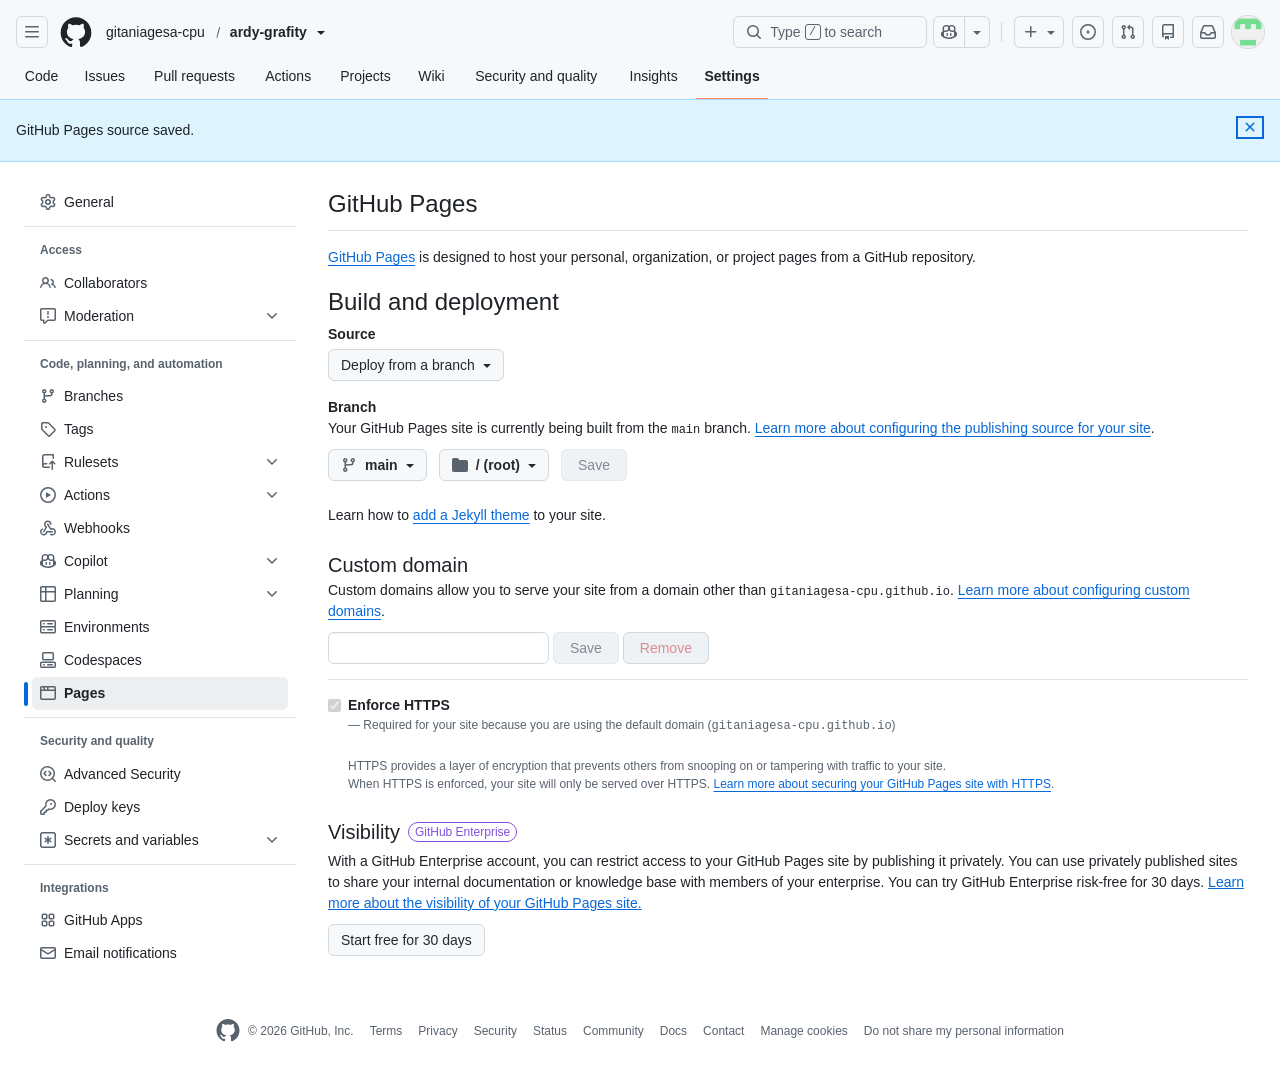
<file: Pages.html>
<!DOCTYPE html>
<!-- saved from url=(0062)https://github.com/gitaniagesa-cpu/ardy-grafity/settings/pages -->
<html lang="en" data-color-mode="auto" data-light-theme="light" data-dark-theme="dark" data-a11y-animated-images="system" data-a11y-link-underlines="true" data-turbo-loaded="" class="js-focus-visible" data-js-focus-visible=""><head><meta http-equiv="Content-Type" content="text/html; charset=UTF-8"><style type="text/css">.turbo-progress-bar {
  position: fixed;
  display: block;
  top: 0;
  left: 0;
  height: 3px;
  background: #5193df;
  z-index: 2147483647;
  transition:
    width 300ms ease-out,
    opacity 150ms 150ms ease-in;
  transform: translate3d(0, 0, 0);
}
</style><style>
:root {
  --fontStack-monospace: "Monaspace Neon", ui-monospace, SFMono-Regular, SF Mono, Menlo, Consolas, Liberation Mono, monospace !important;
}
</style>




  
    
  <link rel="dns-prefetch" href="https://github.githubassets.com/">
  <link rel="dns-prefetch" href="https://avatars.githubusercontent.com/">
  <link rel="dns-prefetch" href="https://github-cloud.s3.amazonaws.com/">
  <link rel="dns-prefetch" href="https://user-images.githubusercontent.com/">
  <link rel="preconnect" href="https://github.githubassets.com/" crossorigin="">
  <link rel="preconnect" href="https://avatars.githubusercontent.com/">

<script type="importmap" nonce="">{"imports":{"react":"https://github.githubassets.com/assets/react-d55061672d2143f7.js","scheduler":"https://github.githubassets.com/assets/scheduler-d677f65b41f96812.js","react-dom":"https://github.githubassets.com/assets/react-dom-0305b837a0656bc2.js","react-dom/client":"https://github.githubassets.com/assets/react-dom-client-a497fe3cf4f31b2c.js"}}</script>
<meta name="react-profiling" content="0" data-turbo-transient="true">
<meta name="react-import-map" content="react,react-dom,react-dom/client,react-dom/profiling,scheduler@254e607d6015" data-turbo-track="reload">
<link crossorigin="anonymous" rel="modulepreload" href="https://github.githubassets.com/assets/react-d55061672d2143f7.js">
<link crossorigin="anonymous" rel="modulepreload" href="https://github.githubassets.com/assets/scheduler-d677f65b41f96812.js">
<link crossorigin="anonymous" rel="modulepreload" href="https://github.githubassets.com/assets/react-dom-0305b837a0656bc2.js">
<link crossorigin="anonymous" rel="modulepreload" href="https://github.githubassets.com/assets/react-dom-client-a497fe3cf4f31b2c.js">

  

  <link crossorigin="anonymous" media="all" rel="stylesheet" href="./Pages_files/light-707b19cf061aa459.css"><link crossorigin="anonymous" media="all" rel="stylesheet" href="./Pages_files/dark-93f3c6b445d800ff.css"><link data-color-theme="light_high_contrast" crossorigin="anonymous" media="all" rel="stylesheet" data-href="https://github.githubassets.com/assets/light_high_contrast-fc4b867e16562d12.css"><link data-color-theme="light_colorblind" crossorigin="anonymous" media="all" rel="stylesheet" data-href="https://github.githubassets.com/assets/light_colorblind-2db8d59cbe087225.css"><link data-color-theme="light_colorblind_high_contrast" crossorigin="anonymous" media="all" rel="stylesheet" data-href="https://github.githubassets.com/assets/light_colorblind_high_contrast-791e59a1f8b634e0.css"><link data-color-theme="light_tritanopia" crossorigin="anonymous" media="all" rel="stylesheet" data-href="https://github.githubassets.com/assets/light_tritanopia-a08991540f7253d8.css"><link data-color-theme="light_tritanopia_high_contrast" crossorigin="anonymous" media="all" rel="stylesheet" data-href="https://github.githubassets.com/assets/light_tritanopia_high_contrast-aeaea6b5f1a1a577.css"><link data-color-theme="dark_high_contrast" crossorigin="anonymous" media="all" rel="stylesheet" data-href="https://github.githubassets.com/assets/dark_high_contrast-49511e11e3ed53a8.css"><link data-color-theme="dark_colorblind" crossorigin="anonymous" media="all" rel="stylesheet" data-href="https://github.githubassets.com/assets/dark_colorblind-507c9f8797b64d1c.css"><link data-color-theme="dark_colorblind_high_contrast" crossorigin="anonymous" media="all" rel="stylesheet" data-href="https://github.githubassets.com/assets/dark_colorblind_high_contrast-f74ce15fe4370f96.css"><link data-color-theme="dark_tritanopia" crossorigin="anonymous" media="all" rel="stylesheet" data-href="https://github.githubassets.com/assets/dark_tritanopia-77e8f27cae657ef7.css"><link data-color-theme="dark_tritanopia_high_contrast" crossorigin="anonymous" media="all" rel="stylesheet" data-href="https://github.githubassets.com/assets/dark_tritanopia_high_contrast-95c6d23fc206d719.css"><link data-color-theme="dark_dimmed" crossorigin="anonymous" media="all" rel="stylesheet" data-href="https://github.githubassets.com/assets/dark_dimmed-61d370fdb2984fe4.css"><link data-color-theme="dark_dimmed_high_contrast" crossorigin="anonymous" media="all" rel="stylesheet" data-href="https://github.githubassets.com/assets/dark_dimmed_high_contrast-a0271da34562fd22.css">

  <style type="text/css">
    :root {
      --tab-size-preference: 4;
    }

    pre, code {
      tab-size: var(--tab-size-preference);
    }
  </style>

    <link crossorigin="anonymous" media="all" rel="stylesheet" href="./Pages_files/primer-primitives-9f1db623a2d85734.css">
    <link crossorigin="anonymous" media="all" rel="stylesheet" href="./Pages_files/primer-tailwind-compatible-6069027f8e8b044a.css">
    <link crossorigin="anonymous" media="all" rel="stylesheet" href="./Pages_files/global-63a5f140abc6ab2a.css">
    <link crossorigin="anonymous" media="all" rel="stylesheet" href="./Pages_files/github-59fc16002818df36.css">
    <link crossorigin="anonymous" media="all" rel="stylesheet" href="./Pages_files/tailwind-54f2609a2fa76d5d.css">
  <link crossorigin="anonymous" media="all" rel="stylesheet" href="./Pages_files/repository-aea2d17ec2db3121.css">
<link crossorigin="anonymous" media="all" rel="stylesheet" href="./Pages_files/settings-05b50a3bc1fdead6.css">

  

  <script type="application/json" id="client-env">{"locale":"en","featureFlags":["actions_enable_background_steps","actions_workflow_language_service_allow_case_function","activity_diff_file_tree","activity_repos_file_tree","activity_repos_overview_header","activity_repos_overview_sidebar","agent_author_search_expansion","agent_author_search_expansion_ui_pulls","alternate_user_config_repo","billing_billable_licenses_cost_center_bucket_fix","billing_cost_center_list_assigned_resources","billing_cost_center_user_level_budgets","billing_discount_threshold_notification","billing_multi_user_cost_center_total_user_count","billing_ui_budget_pagination_enabled","billing_user_level_budgets","billing_user_level_budgets_manage","cca_combined_monthly_limit_meter","ccr_files_changed_model_picker","ccr_implement_suggestion_refresh","ccr_mcp_skills_ga","code_quality_enablement_banner_targeting","code_quality_new_repo_selection_card","code_quality_remove_preview","code_view_checks_live_updates","code_view_raf_sticky_lines","codemirror_inp_optimizations","codespaces_prebuild_region_target_update","coding_agent_create_task_strip","coding_agent_third_party_model_ui","contentful_primer_code_blocks","copilot_agent_snippy","copilot_api_agentic_issue_marshal_yaml","copilot_automations_pagination","copilot_chat_attach_multiple_images","copilot_chat_auto_mode_picker_paid","copilot_chat_category_rate_limit_messages","copilot_chat_clear_model_selection_for_default_change","copilot_chat_compact_tables","copilot_chat_disable_model_picker_while_streaming","copilot_chat_docked_panel","copilot_chat_enable_tool_call_logs","copilot_chat_header_reorder","copilot_chat_increase_token_padding","copilot_chat_input_commands","copilot_chat_interspersed_tool_calls","copilot_chat_max_upsell","copilot_chat_minimize_contextual","copilot_chat_model_picker_promotions","copilot_chat_models_browser_cache","copilot_chat_new_topic_nudge","copilot_chat_opening_thread_switch","copilot_chat_prettify_pasted_code","copilot_chat_reduce_quota_checks","copilot_chat_v1_citation_marker_sanitization","copilot_chat_vision_dotcom_chat_ga_gate","copilot_chat_vision_in_claude","copilot_chat_vision_preview_gate","copilot_cli_install_cta_max_plan","copilot_css_textarea_autosize","copilot_custom_copilots","copilot_custom_copilots_feature_preview","copilot_diff_explain_conversation_intent","copilot_diff_reference_context","copilot_duplicate_thread","copilot_extensions_removal_on_marketplace","copilot_fix_failed_workflows_all_skus","copilot_ftp_hyperspace_upgrade_prompt","copilot_hide_hovercard","copilot_immersive_code_block_transition_wrap","copilot_immersive_embedded_deferred_payload","copilot_immersive_embedded_draggable","copilot_immersive_embedded_header_button","copilot_immersive_embedded_implicit_references","copilot_immersive_embedded_skip_copilot_api_token_for_dotcom_context","copilot_immersive_file_block_transition_open","copilot_immersive_file_preview_keep_mounted","copilot_immersive_suggestion_pills","copilot_immersive_task_hyperlinking","copilot_immersive_task_within_chat_thread","copilot_issue_list_show_more","copilot_mc_cli_resume_any_users_task","copilot_mc_nudge_redesign_app","copilot_mc_nudges","copilot_mission_control_agent_filtering","copilot_mission_control_agent_merge_fix_ci","copilot_mission_control_agent_merge_resolve_conflicts","copilot_mission_control_agent_merge_respond_to_reviewers","copilot_mission_control_agents_page_redesign","copilot_mission_control_environment_list_icons","copilot_mission_control_grouped_tasks_endpoint","copilot_mission_control_needs_attention","copilot_mission_control_reasoning_effort","copilot_mission_control_sandbox_remote_bypass","copilot_mission_control_session_events_ui","copilot_mission_control_session_filters","copilot_mission_control_task_alive_updates","copilot_mission_control_task_sharing","copilot_org_policy_page_focus_mode","copilot_plans_signups_enabled","copilot_pr_chat_enhancements","copilot_premium_request_quotas","copilot_prominent_upgrade_button","copilot_resource_panel","copilot_share_active_subthread","copilot_spaces_ga","copilot_spaces_individual_policies_ga","copilot_spark_handle_nil_friendly_name","copilot_swe_agent_authorization_status_ui","copilot_swe_agent_hide_model_picker_if_only_auto","copilot_swe_agent_issue_comment_trigger","copilot_swe_agent_pr_comment_model_picker","copilot_swe_agent_pull_request_comment_trigger","copilot_swe_agent_pull_request_merged_trigger","copilot_swe_agent_pull_request_opened_trigger","copilot_swe_agent_pull_request_synchronize_trigger","copilot_swe_agent_use_subagents","copilot_task_api_github_rest_style","copilot_token_based_billing","copilot_unconfigured_is_inherited","copilot_user_can_upgrade_plan_field","copilot_workbench_sunset","copilot_workbench_ubb","dashboard_indexeddb_caching","dashboard_lists_max_age_filter","dashboard_surface_persistent_preferences","dashboard_universe_2025","dashboard_universe_2025_feedback_dialog","fgpat_permissions_selector_redesign","flex_cta_groups_mvp","ga_enterprise_teams_ui","glc_code_quality_repo_settings_workflow_config","global_nav_react","hide_github_models_ui","hide_groups_list_for_few_groups","hyperspace_2025_logged_out_batch_1","hyperspace_2025_logged_out_batch_2","hyperspace_2025_logged_out_batch_3","in_product_messaging_datadog_monitoring","ipm_budget_deep_linking","ipm_global_transactional_message_agents","ipm_global_transactional_message_copilot","ipm_global_transactional_message_issues","ipm_global_transactional_message_prs","ipm_global_transactional_message_repos","ipm_global_transactional_message_spaces","issue_fields_multi_select","issue_inline_avatars","issue_relative_time_micro","issue_viewer_subissues_optimistic_overlay","issues_create_tanstack_mutation","issues_dashboard_sso_structured_errors","issues_expanded_file_types","issues_in_pulls_dashboard","issues_lazy_load_comment_box_suggestions","issues_new_react_data_router","issues_react_chrome_container_query_fix","issues_react_include_bots_in_pickers","issues_react_ui_feedback","landing_pages_ninetailed","landing_pages_web_vitals_tracking","lifecycle_label_name_updates","marketing_pages_search_explore_provider","memex_default_issue_create_repository","memex_lazy_hydrate_agent_tasks","memex_live_update_hovercard","memex_mwl_filter_field_delimiter","memex_remove_deprecated_type_issue","memex_roadmap_drag_style","merge_queue_restricted_pushers_warning","merge_status_checks_refetch_dedupe","merge_status_header_feedback","new_quick_search_dotcom","new_quick_search_ui_service","oauth_authorize_clickjacking_protection","octocaptcha_origin_optimization","pacer_layout_hide_sso_banner","personal_block_from_comment","pr_sfv_new_diff_fetch","primer_react_css_anchor_positioning","primer_react_merged_forwarded_refs","property_definition_empty_state_suggestions","prs_copilot_app_open_action","prs_css_anchor_positioning","prs_live_updates_issue_comments","prx_files","pull_request_commit_checks_dialog","pull_request_copilot_attribution_header","pull_request_files_virtualization","pull_request_overview_panel_edit_description","pull_request_stacks_feedback_dialog","pull_request_virtualization_image_estimate","pull_request_virtualization_scroll_compensation","pull_request_virtualization_scroll_intent","react_blob_isolate_code_lines","react_blob_overlay","react_blob_ssr_content_visibility","react_data_router_code_view_sidebar","react_data_router_tanstack_allowed","react_sandbox_future_tanstack","repo_issues_sidebar_layout","repo_overview_ask_copilot","repos_contributors_limited_default_range","repository_suggester_elastic_search","review_involves_filter","rulesets_actor_list_editor","sample_network_conn_type","secret_scanning_pattern_alerts_link","security_center_artifact_filters_popover","semantic_similarity_duplicate_issue_detection","session_logs_ungroup_reasoning_text","site_banner_desktop_copilot_app","site_code_quality_page","site_github_app_ga_page","site_github_app_ga_page_highlight","site_global_banner_deprecate_spark","site_global_banner_dev_days_organizer","site_global_nav_spark_models_removed","spark_prompt_secret_scanning","spark_server_connection_status","suppress_automated_browser_vitals","swp_forms_disable_octocaptcha","track_notifications_settings_usage","universe26_ebsessionlaunch","update_issue_suggestions","viewscreen_sandbox","warn_inaccessible_attachments","webp_support","workbench_store_readonly","react_import_map","react_import_map"],"login":"gitaniagesa-cpu","copilotApiOverrideUrl":"https://api.individual.githubcopilot.com","cmcApiUrl":"https://api.github.com/cmc_internal/api"}</script>
<link crossorigin="anonymous" rel="modulepreload" href="https://github.githubassets.com/assets/wp-runtime-aeb976668e8b6e77.js">
<link crossorigin="anonymous" rel="modulepreload" href="https://github.githubassets.com/assets/app-foundation-b360cb5b5e5bd42e.js">
<link crossorigin="anonymous" rel="modulepreload" href="https://github.githubassets.com/assets/app-runtime-a15539a184d7d9b7.js">
<link crossorigin="anonymous" rel="modulepreload" href="https://github.githubassets.com/assets/fetch-utilities-40db594afb03c2b3.js">
<link crossorigin="anonymous" rel="modulepreload" href="https://github.githubassets.com/assets/78205-75aff589688e0be2.js">
<script crossorigin="anonymous" type="module" src="./Pages_files/environment-3e4064a821cb2428.js.download" defer="defer"></script>
<link crossorigin="anonymous" media="all" rel="stylesheet" href="./Pages_files/app-runtime.a34051e9018f5fcf.module.css">
<link crossorigin="anonymous" rel="modulepreload" href="https://github.githubassets.com/assets/catalyst-03fc2ee1b163e4cb.js">
<link crossorigin="anonymous" rel="modulepreload" href="https://github.githubassets.com/assets/selector-observer-31e911ea8e9046d3.js">
<link crossorigin="anonymous" rel="modulepreload" href="https://github.githubassets.com/assets/relative-time-element-30f4d10f3776b4ac.js">
<link crossorigin="anonymous" rel="modulepreload" href="https://github.githubassets.com/assets/296-cddf2922ea3a416c.js">
<link crossorigin="anonymous" rel="modulepreload" href="https://github.githubassets.com/assets/816-29b762091e5033a9.js">
<link crossorigin="anonymous" rel="modulepreload" href="https://github.githubassets.com/assets/65637-e357a8be37eda955.js">
<link crossorigin="anonymous" rel="modulepreload" href="https://github.githubassets.com/assets/58494-8fde42aa50c63758.js">
<link crossorigin="anonymous" rel="modulepreload" href="https://github.githubassets.com/assets/31721-903cd2b317a8cc03.js">
<link crossorigin="anonymous" rel="modulepreload" href="https://github.githubassets.com/assets/46740-0a6e4901e467cc61.js">
<link crossorigin="anonymous" rel="modulepreload" href="https://github.githubassets.com/assets/98944-e7414dc2340e0a21.js">
<script crossorigin="anonymous" type="module" src="./Pages_files/github-elements-43bfcfbade25127a.js.download" defer="defer"></script>
<script crossorigin="anonymous" type="module" src="./Pages_files/element-registry-54c4d38b639c5b6f.js.download" defer="defer"></script>
<link crossorigin="anonymous" rel="modulepreload" href="https://github.githubassets.com/assets/runtime-helpers-b5a5a1cee32a4b87.js">
<link crossorigin="anonymous" rel="modulepreload" href="https://github.githubassets.com/assets/aria-live-f791bd0decd4aed1.js">
<link crossorigin="anonymous" rel="modulepreload" href="https://github.githubassets.com/assets/hotkey-18e2cf4c6aadb3ff.js">
<link crossorigin="anonymous" rel="modulepreload" href="https://github.githubassets.com/assets/react-core-bb19ed9dc5e42b9f.js">
<link crossorigin="anonymous" rel="modulepreload" href="https://github.githubassets.com/assets/react-lib-09bada45006f5555.js">
<link crossorigin="anonymous" rel="modulepreload" href="https://github.githubassets.com/assets/50841-9cb64da410fd452e.js">
<link crossorigin="anonymous" rel="modulepreload" href="https://github.githubassets.com/assets/2761-3f26182ea6dd74be.js">
<link crossorigin="anonymous" rel="modulepreload" href="https://github.githubassets.com/assets/88475-e7c45daacb58e0a3.js">
<link crossorigin="anonymous" rel="modulepreload" href="https://github.githubassets.com/assets/26533-36c85461b011ffd5.js">
<link crossorigin="anonymous" rel="modulepreload" href="https://github.githubassets.com/assets/3609-2a17d1c3e2ce7fe5.js">
<link crossorigin="anonymous" rel="modulepreload" href="https://github.githubassets.com/assets/87644-7ec64f4e3cd64d13.js">
<link crossorigin="anonymous" rel="modulepreload" href="https://github.githubassets.com/assets/21880-6250a7d3b7be454a.js">
<link crossorigin="anonymous" rel="modulepreload" href="https://github.githubassets.com/assets/75145-7597929c9020acb6.js">
<link crossorigin="anonymous" rel="modulepreload" href="https://github.githubassets.com/assets/29685-9b276fea68fdefcc.js">
<link crossorigin="anonymous" rel="modulepreload" href="https://github.githubassets.com/assets/90775-fff03cb223239d89.js">
<link crossorigin="anonymous" rel="modulepreload" href="https://github.githubassets.com/assets/55887-99a4521199610050.js">
<script crossorigin="anonymous" type="module" src="./Pages_files/behaviors-c32a6ffee5267bf7.js.download" defer="defer"></script>
<link crossorigin="anonymous" media="all" rel="stylesheet" href="./Pages_files/react-core.f29442a7bfc472c4.module.css">
<link crossorigin="anonymous" rel="modulepreload" href="https://github.githubassets.com/assets/48042-7e814f43e9ff3678.js">
<link crossorigin="anonymous" rel="modulepreload" href="https://github.githubassets.com/assets/69329-43b5bdfabc0616ca.js">
<script crossorigin="anonymous" type="module" src="./Pages_files/settings-4346e7c593c4ea21.js.download" defer="defer"></script>
  

  <title>Pages</title>



  <meta name="route-pattern" content="/:user_id/:repository/settings/pages(.:format)" data-turbo-transient="">
  <meta name="route-controller" content="repository_pages_settings" data-turbo-transient="">
  <meta name="route-action" content="index" data-turbo-transient="">
  <meta name="fetch-nonce" content="v2:0bb565cd-5682-9840-cdf4-cc782a234655">

    
  <meta name="current-catalog-service-hash" content="48b08fe2e8b912dd99ddb2b5b8ddf17ca0df567f7b05f8f65812b6f0f823e986">


  <meta name="request-id" content="0494:1EA670:9E2747:A94220:6A84BD5E" data-turbo-transient="true"><meta name="html-safe-nonce" content="8428535dd5cf88ba84f08165d34c4a31e35e4fd5d4c059288ba5e42cf3fb9b2a" data-turbo-transient="true"><meta name="visitor-payload" content="[base64]" data-turbo-transient="true"><meta name="visitor-hmac" content="05805c637e792dff22d5dede7315caba90a47fc087919a30a24dcef027bb109d" data-turbo-transient="true">


    <meta name="hovercard-subject-tag" content="repository:1338800581" data-turbo-transient="">


  <meta name="github-keyboard-shortcuts" content="repository,copilot" data-turbo-transient="true">
  

  <meta name="selected-link" value="repo_pages_settings" data-turbo-transient="">
  <link rel="assets" href="https://github.githubassets.com/">

    <meta name="google-site-verification" content="Apib7-x98H0j5cPqHWwSMm6dNU4GmODRoqxLiDzdx9I">

<meta name="octolytics-url" content="https://collector.github.com/github/collect"><meta name="octolytics-actor-id" content="318365498"><meta name="octolytics-actor-login" content="gitaniagesa-cpu"><meta name="octolytics-actor-hash" content="4f3bf56cb4a7c0851fd6f56340b2fc806f0a60ad4f8222756f341608975e71ad">





  <meta name="analytics-location" content="/&lt;user-name&gt;/&lt;repo-name&gt;/repository_pages_settings/index" data-turbo-transient="true">

  




    <meta name="user-login" content="gitaniagesa-cpu">

  <link rel="sudo-modal" href="https://github.com/sessions/sudo_modal">

    <meta name="viewport" content="width=device-width">

    

      <meta name="description" content="GitHub is where people build software. More than 150 million people use GitHub to discover, fork, and contribute to over 420 million projects.">

      <link rel="search" type="application/opensearchdescription+xml" href="https://github.com/opensearch.xml" title="GitHub">

    <link rel="fluid-icon" href="https://github.com/fluidicon.png" title="GitHub">
    <meta property="fb:app_id" content="1401488693436528">
    <meta name="apple-itunes-app" content="app-id=1477376905, app-argument=https://github.com/gitaniagesa-cpu/ardy-grafity/settings/pages">

      <meta property="og:url" content="https://github.com">
  <meta property="og:site_name" content="GitHub">
  <meta property="og:title" content="Build software better, together">
  <meta property="og:description" content="GitHub is where people build software. More than 150 million people use GitHub to discover, fork, and contribute to over 420 million projects.">
  <meta property="og:image" content="https://github.githubassets.com/assets/github-logo-55c5b9a1fe52.png">
  <meta property="og:image:type" content="image/png">
  <meta property="og:image:width" content="1200">
  <meta property="og:image:height" content="1200">
  <meta property="og:image" content="https://github.githubassets.com/assets/github-mark-57519b92ca4e.png">
  <meta property="og:image:type" content="image/png">
  <meta property="og:image:width" content="1200">
  <meta property="og:image:height" content="620">
  <meta property="og:image" content="https://github.githubassets.com/assets/github-octocat-13c86b8b336d.png">
  <meta property="og:image:type" content="image/png">
  <meta property="og:image:width" content="1200">
  <meta property="og:image:height" content="620">

  <meta property="twitter:site" content="github">
  <meta property="twitter:site:id" content="13334762">
  <meta property="twitter:creator" content="github">
  <meta property="twitter:creator:id" content="13334762">
  <meta property="twitter:card" content="summary_large_image">
  <meta property="twitter:title" content="GitHub">
  <meta property="twitter:description" content="GitHub is where people build software. More than 150 million people use GitHub to discover, fork, and contribute to over 420 million projects.">
  <meta property="twitter:image" content="https://github.githubassets.com/assets/github-logo-55c5b9a1fe52.png">
  <meta property="twitter:image:width" content="1200">
  <meta property="twitter:image:height" content="1200">


      <link rel="shared-web-socket" href="wss://alive.github.com/_sockets/u/318365498/ws?session=eyJ2IjoiVjMiLCJ1IjozMTgzNjU0OTgsInMiOjIyNTA0MDMzNTYsImMiOjI4MTM1OTYzODUsInQiOjE3ODcwODQxMjZ9--b80958f6f4d55b7713fe59e5a0412b1f17e01a6450f94abeaddc7492c3753ca8" data-refresh-url="/_alive" data-session-id="40d451fc746b7128306dfa4315017c688976fc26b254ee6633d6f671cb6fb96c">
      <link rel="shared-web-socket-src" href="https://github.com/assets-cdn/worker/socket-worker-1aa7bdbe5caf5f03.js">

      <link rel="service-worker-src" href="https://github.com/assets-cdn/worker/service-worker-7099b93c8e769e43.js?current_user=gitaniagesa-cpu&amp;errors_url=https%3A%2F%2Fapi.github.com%2F_private%2Fbrowser%2Ferrors&amp;release=ebccfa585afa07a1cc586a88ebdf4c4497bd70e5&amp;actor_id=318365498&amp;is_staff=false&amp;analytics_collector_url=https%3A%2F%2Fcollector.github.com%2Fgithub%2Fcollect">

      <meta name="hostname" content="github.com">


      <meta name="keyboard-shortcuts-preference" content="all">
      <meta name="hovercards-preference" content="true">
      <meta name="announcement-preference-hovercard" content="true">

        <meta name="expected-hostname" content="github.com">


  <meta http-equiv="x-pjax-version" content="bec9fbdff7e7c3d22a4225653abce010da266eb5b72ff28f47ac6410e34ce0f0" data-turbo-track="reload">
  <meta http-equiv="x-pjax-csp-version" content="2af6a6627810d190be616096b617c8f37a1419b9435f76190f0e0d7638222ac1" data-turbo-track="reload">
  <meta http-equiv="x-pjax-css-version" content="45bb85e23222b6f0a19c418ef28a62daec072083faa7581f9883e46951afaf80" data-turbo-track="reload">
  <meta http-equiv="x-pjax-js-version" content="3c46d9d4cb5e152240e019575ed0f7b6c1bb0b1e676681335799007f6e67db4d" data-turbo-track="reload">

  <meta name="turbo-cache-control" content="no-preview" data-turbo-transient="">



    

    <meta name="turbo-body-classes" content="logged-in env-production page-responsive text-rendering-optimize-speed">
  <meta name="disable-turbo" content="false">


  <meta name="browser-stats-url" content="https://api.github.com/_private/browser/stats">


  <meta name="browser-errors-url" content="https://api.github.com/_private/browser/errors">

    <meta name="release" content="ebccfa585afa07a1cc586a88ebdf4c4497bd70e5" data-turbo-track="reload">
  <meta name="ui-target" content="full">

  <link rel="mask-icon" href="https://github.githubassets.com/assets/pinned-octocat-093da3e6fa40.svg" color="#000000">
  <link rel="alternate icon" class="js-site-favicon" type="image/png" href="https://github.githubassets.com/favicons/favicon.png">
  <link rel="icon" class="js-site-favicon" type="image/svg+xml" href="https://github.githubassets.com/favicons/favicon.svg" data-base-href="https://github.githubassets.com/favicons/favicon">

<meta name="theme-color" content="#1e2327">
<meta name="color-scheme" content="light dark">


  <link rel="manifest" href="https://github.com/manifest.json" crossorigin="use-credentials">

  <link rel="stylesheet" type="text/css" href="./Pages_files/81758.85a3a5c46606ccf3.module.css" crossorigin="anonymous"><link rel="stylesheet" type="text/css" href="./Pages_files/38963.34f7087ba2aa3c03.module.css" crossorigin="anonymous"><link rel="stylesheet" type="text/css" href="./Pages_files/66570.a15cc20c6759bb5d.module.css" crossorigin="anonymous"><link rel="stylesheet" type="text/css" href="./Pages_files/14343.c80704d7e0e688d2.module.css" crossorigin="anonymous"><link rel="stylesheet" type="text/css" href="./Pages_files/65610.b15b90cee1cc73e0.module.css" crossorigin="anonymous"><link rel="stylesheet" type="text/css" href="./Pages_files/51944.fd8196e2b28b046f.module.css" crossorigin="anonymous"><link rel="stylesheet" type="text/css" href="./Pages_files/57741.3390e70ce073909d.module.css" crossorigin="anonymous"><link rel="stylesheet" type="text/css" href="./Pages_files/349.be3a97d2c6518435.module.css" crossorigin="anonymous"><link rel="stylesheet" type="text/css" href="./Pages_files/73592.4e48111c6927bf4d.module.css" crossorigin="anonymous"><link rel="stylesheet" type="text/css" href="./Pages_files/66246.14accfc2088c56eb.module.css" crossorigin="anonymous"><link rel="stylesheet" type="text/css" href="./Pages_files/96188.dd134d1c4b62ada4.module.css" crossorigin="anonymous"><link rel="stylesheet" type="text/css" href="./Pages_files/19248.edb6bf8872ef7175.module.css" crossorigin="anonymous"><link rel="stylesheet" type="text/css" href="./Pages_files/73936.e6675bb91815d65e.module.css" crossorigin="anonymous"><link rel="stylesheet" type="text/css" href="./Pages_files/58319.2b10222ed6345eb3.module.css" crossorigin="anonymous"><link rel="stylesheet" type="text/css" href="./Pages_files/34743.6ec9e71004dfa9a7.module.css" crossorigin="anonymous"><link rel="stylesheet" type="text/css" href="./Pages_files/84759.62eaa00b802bd28b.module.css" crossorigin="anonymous"><link rel="stylesheet" type="text/css" href="./Pages_files/19621.216e37cb7b61f8f5.module.css" crossorigin="anonymous"><link rel="stylesheet" type="text/css" href="./Pages_files/79907.4a66d8b73b2c9b86.module.css" crossorigin="anonymous"><link rel="stylesheet" type="text/css" href="./Pages_files/49814.39bfb47ac18c901b.module.css" crossorigin="anonymous"><link rel="stylesheet" type="text/css" href="./Pages_files/6603.abe63719b940bf99.module.css" crossorigin="anonymous"><link rel="stylesheet" type="text/css" href="./Pages_files/55646.b25eee42b7ec7462.module.css" crossorigin="anonymous"><link rel="stylesheet" type="text/css" href="./Pages_files/29210.c2e364a29d459212.module.css" crossorigin="anonymous"></head>

  <body class="logged-in env-production page-responsive text-rendering-optimize-speed" style="word-wrap: break-word;">
    <div data-turbo-body="" class="logged-in env-production page-responsive text-rendering-optimize-speed" style="word-wrap: break-word;">
      <div id="__primerPortalRoot__" style="z-index: 1000; position: absolute; width: 100%;" data-turbo-permanent=""></div>
      

    <div class="position-relative header-wrapper js-header-wrapper ">
      <a href="https://github.com/gitaniagesa-cpu/ardy-grafity/settings/pages#start-of-content" data-skip-target-assigned="false" class="tmp-p-3 color-bg-accent-emphasis color-fg-on-emphasis show-on-focus js-skip-to-content">Skip to content</a>

      <span data-view-component="true" class="progress-pjax-loader Progress position-fixed width-full">
    <span style="width: 0%;" data-view-component="true" class="Progress-item progress-pjax-loader-bar left-0 top-0 color-bg-accent-emphasis"></span>
</span>      
      <link crossorigin="anonymous" rel="modulepreload" href="https://github.githubassets.com/assets/primer-react-8839dcbf25ab22fb.js" fetchpriority="low">
<link crossorigin="anonymous" rel="modulepreload" href="https://github.githubassets.com/assets/76256-72b1709bbd218f18.js" fetchpriority="low">
<link crossorigin="anonymous" rel="modulepreload" href="https://github.githubassets.com/assets/71393-1c0245fc10becf5b.js" fetchpriority="low">
<link crossorigin="anonymous" rel="modulepreload" href="https://github.githubassets.com/assets/2927-dcf46e434861d626.js" fetchpriority="low">
<link crossorigin="anonymous" rel="modulepreload" href="https://github.githubassets.com/assets/24383-760ddbc9c19d8cab.js" fetchpriority="low">
<link crossorigin="anonymous" rel="modulepreload" href="https://github.githubassets.com/assets/65390-f2a9fc6e0c75e965.js" fetchpriority="low">
<link crossorigin="anonymous" rel="modulepreload" href="https://github.githubassets.com/assets/40062-65d982bb0319537b.js" fetchpriority="low">
<link crossorigin="anonymous" rel="modulepreload" href="https://github.githubassets.com/assets/keyboard-shortcuts-dialog-d00167dc764bf8df.js" fetchpriority="low">
<link crossorigin="anonymous" media="all" rel="stylesheet" href="./Pages_files/primer-react-css.075d23801db2bcee.module.css">
<link crossorigin="anonymous" media="all" rel="stylesheet" href="./Pages_files/keyboard-shortcuts-dialog.9f59b40da5b8acbb.module.css">

<react-partial partial-name="keyboard-shortcuts-dialog" data-ssr="false" data-attempted-ssr="false" data-react-profiling="false" data-catalyst="" class="loaded">
  
  <script type="application/json" data-target="react-partial.embeddedData">{"props":{"docsUrl":"https://docs.github.com/get-started/accessibility/keyboard-shortcuts"}}</script>
  <div data-target="react-partial.reactRoot"><div class="d-none"></div></div>
</react-partial>





      

          

                  <link crossorigin="anonymous" rel="modulepreload" href="https://github.githubassets.com/assets/437-6b40a001eb1d45e8.js" fetchpriority="low">
<link crossorigin="anonymous" rel="modulepreload" href="https://github.githubassets.com/assets/88493-eabaae5d94674ff7.js" fetchpriority="low">
<link crossorigin="anonymous" rel="modulepreload" href="https://github.githubassets.com/assets/47406-bb6ed5c0447cd8ee.js" fetchpriority="low">
<link crossorigin="anonymous" rel="modulepreload" href="https://github.githubassets.com/assets/76041-7042697a0321fd55.js" fetchpriority="low">
<link crossorigin="anonymous" rel="modulepreload" href="https://github.githubassets.com/assets/32367-3338c76fcca9c7d2.js" fetchpriority="low">
<link crossorigin="anonymous" rel="modulepreload" href="https://github.githubassets.com/assets/39250-0814bcceaaf12c4f.js" fetchpriority="low">
<link crossorigin="anonymous" rel="modulepreload" href="https://github.githubassets.com/assets/41067-95487a87146cbbf2.js" fetchpriority="low">
<link crossorigin="anonymous" rel="modulepreload" href="https://github.githubassets.com/assets/84437-61e8a9616d723901.js" fetchpriority="low">
<link crossorigin="anonymous" rel="modulepreload" href="https://github.githubassets.com/assets/87093-b38ed25c8ff813ab.js" fetchpriority="low">
<link crossorigin="anonymous" rel="modulepreload" href="https://github.githubassets.com/assets/16946-d39c97475f5538f5.js" fetchpriority="low">
<link crossorigin="anonymous" rel="modulepreload" href="https://github.githubassets.com/assets/84454-586155eaabf2cc7b.js" fetchpriority="low">
<link crossorigin="anonymous" rel="modulepreload" href="https://github.githubassets.com/assets/28375-a82d8618b95d242b.js" fetchpriority="low">
<link crossorigin="anonymous" rel="modulepreload" href="https://github.githubassets.com/assets/74972-8abbb9f016ee299a.js" fetchpriority="low">
<link crossorigin="anonymous" rel="modulepreload" href="https://github.githubassets.com/assets/19520-e49f6bc6b31edaae.js" fetchpriority="low">
<link crossorigin="anonymous" rel="modulepreload" href="https://github.githubassets.com/assets/9110-33749097968a6061.js" fetchpriority="low">
<link crossorigin="anonymous" rel="modulepreload" href="https://github.githubassets.com/assets/50863-a2643ec33ea0b0f8.js" fetchpriority="low">
<link crossorigin="anonymous" rel="modulepreload" href="https://github.githubassets.com/assets/3229-e373efaf5ba7f1ce.js" fetchpriority="low">
<link crossorigin="anonymous" rel="modulepreload" href="https://github.githubassets.com/assets/91911-a0e7174281378559.js" fetchpriority="low">
<link crossorigin="anonymous" rel="modulepreload" href="https://github.githubassets.com/assets/global-nav-bar-ea3e8ad6635a58de.js" fetchpriority="low">
<link crossorigin="anonymous" media="all" rel="stylesheet" href="./Pages_files/primer-react-css.075d23801db2bcee.module.css">
<link crossorigin="anonymous" media="all" rel="stylesheet" href="./Pages_files/28375.87319a54bbf9fc87.module.css">
<link crossorigin="anonymous" media="all" rel="stylesheet" href="./Pages_files/global-nav-bar.62b3c0fa4339d244.module.css">

<react-partial partial-name="global-nav-bar" data-ssr="true" data-attempted-ssr="true" data-react-profiling="false" data-catalyst="" class="loaded">
  
  <script type="application/json" data-target="react-partial.embeddedData">{"props":{"contextRegion":{"crumbs":[{"crumb_type":"user","label":"gitaniagesa-cpu","is_root":false,"href":"/gitaniagesa-cpu"},{"crumb_type":"repository","label":"ardy-grafity","is_root":false,"href":"/gitaniagesa-cpu/ardy-grafity"}],"localNavigation":[{"id":"code","icon":"code","label":"Code","href":"/gitaniagesa-cpu/ardy-grafity","selectedLinks":["repo_source","repo_downloads","repo_commits","repo_releases","repo_tags","repo_branches","repo_packages","repo_deployments","repo_attestations"],"popoverTarget":false,"commandId":"repositories:go-to-code","reactNav":{"appTarget":"code-view","anchor":"code-view-repo-link"},"turboNav":{"frame":"repo-content-turbo-frame"}},{"id":"issues","icon":"issue-opened","label":"Issues","href":"/gitaniagesa-cpu/ardy-grafity/issues","selectedLinks":["repo_issues","repo_labels","repo_milestones"],"count":0,"popoverTarget":false,"commandId":"repositories:go-to-issues","reactNav":{"appTarget":"issues-react","anchor":null},"turboNav":{"frame":"repo-content-turbo-frame"}},{"id":"pull-requests","icon":"git-pull-request","label":"Pull requests","href":"/gitaniagesa-cpu/ardy-grafity/pulls","selectedLinks":["repo_pulls","checks"],"count":0,"popoverTarget":false,"commandId":"repositories:go-to-pull-requests","reactNav":{"appTarget":null,"anchor":null},"turboNav":{"frame":"repo-content-turbo-frame"}},{"id":"actions","icon":"play","label":"Actions","href":"/gitaniagesa-cpu/ardy-grafity/actions","selectedLinks":["repo_actions"],"popoverTarget":false,"commandId":"repositories:go-to-actions","reactNav":{"appTarget":null,"anchor":null},"turboNav":{"frame":"repo-content-turbo-frame"}},{"id":"projects","icon":"table","label":"Projects","href":"/gitaniagesa-cpu/ardy-grafity/projects","selectedLinks":["repo_projects","new_repo_project","repo_project"],"popoverTarget":false,"commandId":"repositories:go-to-projects","reactNav":{"appTarget":null,"anchor":null},"turboNav":{"frame":"repo-content-turbo-frame"}},{"id":"wiki","icon":"book","label":"Wiki","href":"/gitaniagesa-cpu/ardy-grafity/wiki","selectedLinks":["repo_wiki"],"popoverTarget":false,"commandId":"repositories:go-to-wiki","reactNav":{"appTarget":null,"anchor":null},"turboNav":{"frame":"repo-content-turbo-frame"}},{"id":"security-and-quality","icon":"shield","label":"Security and quality","href":"/gitaniagesa-cpu/ardy-grafity/security","selectedLinks":["security","overview","alerts","policy","token_scanning","code_scanning"],"count":0,"popoverTarget":false,"commandId":"repositories:go-to-security","reactNav":{"appTarget":null,"anchor":null},"turboNav":{"frame":"repo-content-turbo-frame"}},{"id":"insights","icon":"graph","label":"Insights","href":"/gitaniagesa-cpu/ardy-grafity/pulse","selectedLinks":["repo_graphs","repo_contributors","dependency_graph","dependabot_updates","pulse","people","community"],"popoverTarget":false,"commandId":"repositories:go-to-insights","reactNav":{"appTarget":null,"anchor":null},"turboNav":{"frame":"repo-content-turbo-frame"}},{"id":"settings","icon":"gear","label":"Settings","href":"/gitaniagesa-cpu/ardy-grafity/settings","selectedLinks":["code_review_limits","code_quality","codespaces_repository_settings","collaborators","custom_tabs","github_models_repo_settings","hooks","integration_installations","interaction_limits","issue_template_editor","key_links_settings","license_policy","notifications","repo_announcements","repo_branch_settings","repo_custom_properties","repo_keys_settings","repo_pages_settings","repo_protected_tags_settings","repo_rule_insights","repo_rule_insights_dashboard","repo_rules_bypass_requests","repo_rulesets","repo_settings_copilot_coding_guidelines","repo_settings_copilot_content_exclusion","repo_settings_copilot_dreams","repo_settings_copilot_internet_access","repo_settings_copilot_mcp","repo_settings_copilot_swe_agent","repo_settings","repo_suggestions_settings","reported_content","repository_actions_settings_add_new_runner","repository_actions_settings_general","repository_actions_settings_runner_details","repository_actions_settings_runners","repository_actions_settings","repository_actions_settings_policies","repository_actions_settings_oidc_configuration","repository_drives_settings","repository_environments","role_details","secrets_settings_actions","secrets_settings_agents","secrets_settings_codespaces","secrets_settings_dependabot","secrets","security_analysis","security_products"],"popoverTarget":false,"commandId":"repositories:go-to-settings","reactNav":{"appTarget":null,"anchor":null},"turboNav":{"frame":"repo-content-turbo-frame"}}],"localNavigationUpdateChannel":"eyJjIjoicmVwbzoxMzM4ODAwNTgxOnVzZXI6MzE4MzY1NDk4OnNldHRpbmdzIiwidCI6MTc4NzA4NDEyNn0=--f611fa4cb6479d4268483cc765a33e7d8edf7ea318912732195b629421d48ea2","selectedLink":null,"currentPath":"/gitaniagesa-cpu/ardy-grafity/settings/pages"},"userMenu":{"owner":{"login":"gitaniagesa-cpu","name":null,"avatarUrl":"https://avatars.githubusercontent.com/u/318365498?v=4"}},"headerLogo":{"href":"/","aria-label":"Homepage "},"notifications":{"indicatorMode":"none","websocketChannel":"eyJjIjoibm90aWZpY2F0aW9uLWNoYW5nZWQ6MzE4MzY1NDk4IiwidCI6MTc4NzA4NDEyNn0=--58f95a273303787823c97476ecffc906bb005da907ec40510f76f5245e73ad73","fetchIndicatorSrc":"/notifications/indicator","fetchIndicatorEnabled":true},"issues":{"href":"/issues"},"pulls":{"href":"/pulls"},"contributedRepos":{"href":"/repos"},"copilot":{"show":true,"showAgentsButton":false,"copilotChatUrl":"/github-copilot/chat?skip_anchor=true","copilotApiUrl":"https://api.individual.githubcopilot.com"},"search":{"show":true,"showCommandPalette":false,"isSearchPage":false,"isJumpToSearch":false,"searchContext":{"scope":"repo:gitaniagesa-cpu/ardy-grafity","current_repo_name":"ardy-grafity","current_repo_nwo":"gitaniagesa-cpu/ardy-grafity","user_id":"gitaniagesa-cpu"}},"enterpriseBanner":{"show":false},"globalTransactionalMessage":[],"payloadsUrl":"/_global-navigation/payloads.json?v=1"}}</script>
  <div data-target="react-partial.reactRoot"><link rel="preload" as="image" href="./Pages_files/318365498"><header role="banner" aria-label="Global navigation menu" data-component="Stack" class="GlobalNav styles-module__appHeader__YzYWk prc-Stack-Stack-UQ9k6" data-gap="none" data-direction="vertical" data-align="stretch" data-wrap="nowrap" data-justify="start" data-padding="none"><div data-component="Stack" class="prc-Stack-Stack-UQ9k6" data-direction="horizontal" data-align="center" data-wrap="nowrap" data-justify="center" data-padding="none"><div data-testid="top-nav-left" data-component="Stack" class="styles-module__left__Fylw7 styles-module__withLocalNavigation__rjTJ_ prc-Stack-Stack-UQ9k6" data-gap="condensed" data-direction="horizontal" data-align="stretch" data-wrap="nowrap" data-justify="start" data-padding="normal"><div data-loading-wrapper="true"><button data-component="IconButton" type="button" aria-haspopup="dialog" class="prc-Button-ButtonBase-9n-Xk styles-module__appHeaderButton__axedQ prc-Button-IconButton-fyge7" data-loading="false" data-no-visuals="true" data-size="medium" data-variant="invisible" aria-labelledby="_R_1b5_"><svg data-component="Octicon" aria-hidden="true" focusable="false" class="octicon octicon-three-bars" viewBox="0 0 16 16" width="16" height="16" fill="currentColor" display="inline-block" overflow="visible" style="vertical-align:text-bottom"><path d="M1 2.75A.75.75 0 0 1 1.75 2h12.5a.75.75 0 0 1 0 1.5H1.75A.75.75 0 0 1 1 2.75Zm0 5A.75.75 0 0 1 1.75 7h12.5a.75.75 0 0 1 0 1.5H1.75A.75.75 0 0 1 1 7.75ZM1.75 12h12.5a.75.75 0 0 1 0 1.5H1.75a.75.75 0 0 1 0-1.5Z"></path></svg></button></div><span class="prc-TooltipV2-Tooltip-tLeuB" data-direction="s" data-component="Tooltip" aria-hidden="true" id="_R_1b5_" popover="auto">Open menu</span><div class="d-none"></div><a data-component="IconButton" type="button" class="prc-Button-ButtonBase-9n-Xk styles-module__appHeaderHome__nkA_U prc-Button-IconButton-fyge7" data-loading="false" data-no-visuals="true" data-size="medium" data-variant="invisible" aria-labelledby="_R_1j5_" href="https://github.com/" data-discover="true"><svg data-component="Octicon" aria-hidden="true" focusable="false" class="octicon octicon-mark-github" viewBox="0 0 24 24" width="32" height="32" fill="currentColor" display="inline-block" overflow="visible" style="vertical-align:text-bottom"><path d="M10.226 17.284c-2.965-.36-5.054-2.493-5.054-5.256 0-1.123.404-2.336 1.078-3.144-.292-.741-.247-2.314.09-2.965.898-.112 2.111.36 2.83 1.01.853-.269 1.752-.404 2.853-.404 1.1 0 1.999.135 2.807.382.696-.629 1.932-1.1 2.83-.988.315.606.36 2.179.067 2.942.72.854 1.101 2 1.101 3.167 0 2.763-2.089 4.852-5.098 5.234.763.494 1.28 1.572 1.28 2.807v2.336c0 .674.561 1.056 1.235.786 4.066-1.55 7.255-5.615 7.255-10.646C23.5 6.188 18.334 1 11.978 1 5.62 1 .5 6.188.5 12.545c0 4.986 3.167 9.12 7.435 10.669.606.225 1.19-.18 1.19-.786V20.63a2.9 2.9 0 0 1-1.078.224c-1.483 0-2.359-.808-2.987-2.313-.247-.607-.517-.966-1.034-1.033-.27-.023-.359-.135-.359-.27 0-.27.45-.471.898-.471.652 0 1.213.404 1.797 1.235.45.651.921.943 1.483.943.561 0 .92-.202 1.437-.719.382-.381.674-.718.944-.943"></path></svg></a><span class="prc-TooltipV2-Tooltip-tLeuB" data-direction="s" data-component="Tooltip" aria-hidden="true" popover="auto"><span id="_R_1j5_">Homepage <span class="prc-src-InternalVisuallyHidden-2YaI6">(<!-- -->g then d<!-- -->)</span></span><span class="prc-TooltipV2-KeybindingHintContainer-Ymj-3 prc-TooltipV2-HasTextBefore-fdOXj" aria-hidden="true" data-component="Tooltip.KeybindingHintContainer"><kbd class="prc-KeybindingHint-KeybindingHint-qpYIs prc-Text-Text-9mHv3" data-component="KeybindingHint" data-testid="keybinding-hint"><span class="prc-components-Chord-DdhWN prc-components-ChordOnEmphasis-O-4BS prc-components-ChordSmall-c-P-x prc-Text-Text-9mHv3" data-component="Text" data-kbd-chord="true"> <span class="prc-src-InternalVisuallyHidden-2YaI6">g</span><span aria-hidden="true">G</span></span><span class="prc-src-InternalVisuallyHidden-2YaI6">then</span> <span class="prc-components-Chord-DdhWN prc-components-ChordOnEmphasis-O-4BS prc-components-ChordSmall-c-P-x prc-Text-Text-9mHv3" data-component="Text" data-kbd-chord="true"> <span class="prc-src-InternalVisuallyHidden-2YaI6">d</span><span aria-hidden="true">D</span></span></kbd></span></span><div class="d-none"></div></div><div data-testid="top-nav-center" data-component="Stack" class="styles-module__center__R3QRv styles-module__withLocalNavigation__rjTJ_ prc-Stack-Stack-UQ9k6" data-gap="condensed" data-direction="horizontal" data-align="stretch" data-wrap="nowrap" data-justify="start" data-padding="normal"><nav class="styles-module__contextRegion__VbSp2 prc-Breadcrumbs-BreadcrumbsBase-3Gb-B" aria-label="Breadcrumbs" data-overflow="menu" data-variant="normal" data-component="Breadcrumbs"><ol class="prc-Breadcrumbs-BreadcrumbsList-BKjpe"><li class="prc-Breadcrumbs-ItemWrapper-k0NLn"><a class="styles-module__contextCrumb__IzGIq prc-Breadcrumbs-Item-jcraJ" data-component="Breadcrumbs.Item" href="https://github.com/gitaniagesa-cpu" data-discover="true"><span class="">gitaniagesa-cpu</span></a></li><li class="prc-Breadcrumbs-ItemWrapper-k0NLn"><a class="styles-module__contextCrumb__IzGIq styles-module__contextCrumbLast__tI2e3 styles-module__repoPickerCrumb__dk81Q prc-Breadcrumbs-Item-jcraJ" data-component="Breadcrumbs.Item" href="https://github.com/gitaniagesa-cpu/ardy-grafity" data-discover="true">ardy-grafity</a><div class="d-none"></div><button data-component="IconButton" type="button" aria-haspopup="true" aria-expanded="false" tabindex="0" class="prc-Button-ButtonBase-9n-Xk styles-module__contextCrumb__IzGIq styles-module__repoPickerDropdownButton__WjHYX prc-Button-IconButton-fyge7" data-loading="false" data-no-visuals="true" data-size="small" data-variant="invisible" aria-labelledby="_R_3eqd5_" id="_R_eqd5_" style="anchor-name: --anchored-overlay-anchor-_R_eqd5H1_;"><svg data-component="Octicon" aria-hidden="true" focusable="false" class="octicon octicon-triangle-down" viewBox="0 0 16 16" width="16" height="16" fill="currentColor" display="inline-block" overflow="visible" style="vertical-align:text-bottom"><path d="m4.427 7.427 3.396 3.396a.25.25 0 0 0 .354 0l3.396-3.396A.25.25 0 0 0 11.396 7H4.604a.25.25 0 0 0-.177.427Z"></path></svg></button><span class="prc-TooltipV2-Tooltip-tLeuB" data-direction="s" data-component="Tooltip" aria-hidden="true" popover="auto"><span id="_R_3eqd5_">Switch repository<span class="prc-src-InternalVisuallyHidden-2YaI6">(<!-- -->alt shift r<!-- -->)</span></span><span class="prc-TooltipV2-KeybindingHintContainer-Ymj-3 prc-TooltipV2-HasTextBefore-fdOXj" aria-hidden="true" data-component="Tooltip.KeybindingHintContainer"><kbd class="prc-KeybindingHint-KeybindingHint-qpYIs prc-Text-Text-9mHv3" data-component="KeybindingHint" data-testid="keybinding-hint"><span class="prc-components-Chord-DdhWN prc-components-ChordOnEmphasis-O-4BS prc-components-ChordSmall-c-P-x prc-Text-Text-9mHv3" data-component="Text" data-kbd-chord="true"> <span class="prc-src-InternalVisuallyHidden-2YaI6">alt</span><span aria-hidden="true">Alt</span> <span class="prc-src-InternalVisuallyHidden-2YaI6">shift</span><span aria-hidden="true">⇧</span> <span class="prc-src-InternalVisuallyHidden-2YaI6">r</span><span aria-hidden="true">R</span></span></kbd></span></span></li></ol></nav><div class="Search-module__searchButtonGroup__aetw5 prc-ButtonGroup-ButtonGroup-vFUrY" data-component="ButtonGroup"><div class="prc-ButtonGroup-Item-PqvDl"><button data-component="Button" type="button" aria-label="Open quick search dialog, type / to search" class="prc-Button-ButtonBase-9n-Xk styles-module__appHeaderButton__axedQ Search-module__searchButton__aiE0a" data-loading="false" data-size="medium" data-variant="invisible"><span data-component="buttonContent" data-align="center" class="prc-Button-ButtonContent-Iohp5"><span data-component="leadingVisual" class="prc-Button-Visual-YNt2F prc-Button-VisualWrap-E4cnq"><svg data-component="Octicon" aria-hidden="true" focusable="false" class="octicon octicon-search" viewBox="0 0 16 16" width="16" height="16" fill="currentColor" display="inline-block" overflow="visible" style="vertical-align:text-bottom"><path d="M10.68 11.74a6 6 0 0 1-7.922-8.982 6 6 0 0 1 8.982 7.922l3.04 3.04a.749.749 0 0 1-.326 1.275.749.749 0 0 1-.734-.215ZM11.5 7a4.499 4.499 0 1 0-8.997 0A4.499 4.499 0 0 0 11.5 7Z"></path></svg></span><span data-component="text" class="prc-Button-Label-FWkx3"><span class="Search-module__placeholder__p9hbG Search-module__text__veSYi Search-module__value__TFoak">Type <kbd class="Search-module__kbd__WCskr">/</kbd> to search</span></span></span></button></div><div class="prc-ButtonGroup-Item-PqvDl"></div></div><button data-component="IconButton" type="button" class="prc-Button-ButtonBase-9n-Xk styles-module__appHeaderButton__axedQ Search-module__smallSearchButton___8Gvn prc-Button-IconButton-fyge7" data-loading="false" data-no-visuals="true" data-size="medium" data-variant="invisible" aria-labelledby="_R_al5_"><svg data-component="Octicon" aria-hidden="true" focusable="false" class="octicon octicon-search" viewBox="0 0 16 16" width="16" height="16" fill="currentColor" display="inline-block" overflow="visible" style="vertical-align:text-bottom"><path d="M10.68 11.74a6 6 0 0 1-7.922-8.982 6 6 0 0 1 8.982 7.922l3.04 3.04a.749.749 0 0 1-.326 1.275.749.749 0 0 1-.734-.215ZM11.5 7a4.499 4.499 0 1 0-8.997 0A4.499 4.499 0 0 0 11.5 7Z"></path></svg></button><span class="prc-TooltipV2-Tooltip-tLeuB" data-direction="s" data-component="Tooltip" aria-hidden="true" popover="auto"><span id="_R_al5_">Open quick search dialog, type / to search<span class="prc-src-InternalVisuallyHidden-2YaI6">(<!-- -->forward slash<!-- -->)</span></span><span class="prc-TooltipV2-KeybindingHintContainer-Ymj-3 prc-TooltipV2-HasTextBefore-fdOXj" aria-hidden="true" data-component="Tooltip.KeybindingHintContainer"><kbd class="prc-KeybindingHint-KeybindingHint-qpYIs prc-Text-Text-9mHv3" data-component="KeybindingHint" data-testid="keybinding-hint"><span class="prc-components-Chord-DdhWN prc-components-ChordOnEmphasis-O-4BS prc-components-ChordSmall-c-P-x prc-Text-Text-9mHv3" data-component="Text" data-kbd-chord="true"> <span class="prc-src-InternalVisuallyHidden-2YaI6">forward slash</span><span aria-hidden="true">/</span></span></kbd></span></span><div class="d-none"></div></div><div data-testid="top-nav-right" data-component="Stack" class="styles-module__right__mlBQg styles-module__withLocalNavigation__rjTJ_ styles-module__rightWithResponsiveCreateButton__SKn2W prc-Stack-Stack-UQ9k6" data-gap="condensed" data-direction="horizontal" data-align="center" data-wrap="nowrap" data-justify="start" data-padding="normal"><div data-testid="top-bar-actions" data-component="Stack" class="prc-Stack-Stack-UQ9k6" data-gap="condensed" data-direction="horizontal" data-align="center" data-wrap="nowrap" data-justify="start" data-padding="none"><div class="hide-sm hide-md"><div class="CopilotItems-module__Wrapper__BFG9q"><div class="prc-ButtonGroup-ButtonGroup-vFUrY" data-component="ButtonGroup"><div class="prc-ButtonGroup-Item-PqvDl"><a data-component="IconButton" type="button" class="prc-Button-ButtonBase-9n-Xk styles-module__appHeaderButton__axedQ prc-Button-IconButton-fyge7" data-loading="false" data-no-visuals="true" data-size="medium" data-variant="invisible" aria-labelledby="_R_1aif5_" href="https://github.com/copilot" data-discover="true"><svg data-component="Octicon" aria-hidden="true" focusable="false" class="octicon octicon-copilot" viewBox="0 0 16 16" width="16" height="16" fill="currentColor" display="inline-block" overflow="visible" style="vertical-align:text-bottom"><path d="M7.998 15.035c-4.562 0-7.873-2.914-7.998-3.749V9.338c.085-.628.677-1.686 1.588-2.065.013-.07.024-.143.036-.218.029-.183.06-.384.126-.612-.201-.508-.254-1.084-.254-1.656 0-.87.128-1.769.693-2.484.579-.733 1.494-1.124 2.724-1.261 1.206-.134 2.262.034 2.944.765.05.053.096.108.139.165.044-.057.094-.112.143-.165.682-.731 1.738-.899 2.944-.765 1.23.137 2.145.528 2.724 1.261.566.715.693 1.614.693 2.484 0 .572-.053 1.148-.254 1.656.066.228.098.429.126.612.012.076.024.148.037.218.924.385 1.522 1.471 1.591 2.095v1.872c0 .766-3.351 3.795-8.002 3.795Zm0-1.485c2.28 0 4.584-1.11 5.002-1.433V7.862l-.023-.116c-.49.21-1.075.291-1.727.291-1.146 0-2.059-.327-2.71-.991A3.222 3.222 0 0 1 8 6.303a3.24 3.24 0 0 1-.544.743c-.65.664-1.563.991-2.71.991-.652 0-1.236-.081-1.727-.291l-.023.116v4.255c.419.323 2.722 1.433 5.002 1.433ZM6.762 2.83c-.193-.206-.637-.413-1.682-.297-1.019.113-1.479.404-1.713.7-.247.312-.369.789-.369 1.554 0 .793.129 1.171.308 1.371.162.181.519.379 1.442.379.853 0 1.339-.235 1.638-.54.315-.322.527-.827.617-1.553.117-.935-.037-1.395-.241-1.614Zm4.155-.297c-1.044-.116-1.488.091-1.681.297-.204.219-.359.679-.242 1.614.091.726.303 1.231.618 1.553.299.305.784.54 1.638.54.922 0 1.28-.198 1.442-.379.179-.2.308-.578.308-1.371 0-.765-.123-1.242-.37-1.554-.233-.296-.693-.587-1.713-.7Z"></path><path d="M6.25 9.037a.75.75 0 0 1 .75.75v1.501a.75.75 0 0 1-1.5 0V9.787a.75.75 0 0 1 .75-.75Zm4.25.75v1.501a.75.75 0 0 1-1.5 0V9.787a.75.75 0 0 1 1.5 0Z"></path></svg></a><span class="prc-TooltipV2-Tooltip-tLeuB" data-direction="s" data-component="Tooltip" aria-hidden="true" id="_R_1aif5_" popover="auto">Chat with Copilot</span></div><div class="prc-ButtonGroup-Item-PqvDl"><div class="d-none"></div><button data-component="ActionMenu.Button" type="button" aria-label="Open Copilot…" aria-haspopup="true" aria-expanded="false" tabindex="0" class="prc-Button-ButtonBase-9n-Xk styles-module__appHeaderButton__axedQ CopilotItems-module__CopilotMenu__DVdfE" data-loading="false" data-size="medium" data-variant="invisible" id="_R_2iif5_" style="anchor-name: --anchored-overlay-anchor-_R_eiif5H1_;"><span data-component="buttonContent" data-align="center" class="prc-Button-ButtonContent-Iohp5"><span data-component="leadingVisual" class="prc-Button-Visual-YNt2F prc-Button-VisualWrap-E4cnq"><svg data-component="Octicon" aria-hidden="true" focusable="false" class="octicon octicon-copilot" viewBox="0 0 16 16" width="16" height="16" fill="currentColor" display="inline-block" overflow="visible" style="vertical-align:text-bottom"><path d="M7.998 15.035c-4.562 0-7.873-2.914-7.998-3.749V9.338c.085-.628.677-1.686 1.588-2.065.013-.07.024-.143.036-.218.029-.183.06-.384.126-.612-.201-.508-.254-1.084-.254-1.656 0-.87.128-1.769.693-2.484.579-.733 1.494-1.124 2.724-1.261 1.206-.134 2.262.034 2.944.765.05.053.096.108.139.165.044-.057.094-.112.143-.165.682-.731 1.738-.899 2.944-.765 1.23.137 2.145.528 2.724 1.261.566.715.693 1.614.693 2.484 0 .572-.053 1.148-.254 1.656.066.228.098.429.126.612.012.076.024.148.037.218.924.385 1.522 1.471 1.591 2.095v1.872c0 .766-3.351 3.795-8.002 3.795Zm0-1.485c2.28 0 4.584-1.11 5.002-1.433V7.862l-.023-.116c-.49.21-1.075.291-1.727.291-1.146 0-2.059-.327-2.71-.991A3.222 3.222 0 0 1 8 6.303a3.24 3.24 0 0 1-.544.743c-.65.664-1.563.991-2.71.991-.652 0-1.236-.081-1.727-.291l-.023.116v4.255c.419.323 2.722 1.433 5.002 1.433ZM6.762 2.83c-.193-.206-.637-.413-1.682-.297-1.019.113-1.479.404-1.713.7-.247.312-.369.789-.369 1.554 0 .793.129 1.171.308 1.371.162.181.519.379 1.442.379.853 0 1.339-.235 1.638-.54.315-.322.527-.827.617-1.553.117-.935-.037-1.395-.241-1.614Zm4.155-.297c-1.044-.116-1.488.091-1.681.297-.204.219-.359.679-.242 1.614.091.726.303 1.231.618 1.553.299.305.784.54 1.638.54.922 0 1.28-.198 1.442-.379.179-.2.308-.578.308-1.371 0-.765-.123-1.242-.37-1.554-.233-.296-.693-.587-1.713-.7Z"></path><path d="M6.25 9.037a.75.75 0 0 1 .75.75v1.501a.75.75 0 0 1-1.5 0V9.787a.75.75 0 0 1 .75-.75Zm4.25.75v1.501a.75.75 0 0 1-1.5 0V9.787a.75.75 0 0 1 1.5 0Z"></path></svg></span></span><span data-component="trailingAction" class="prc-Button-Visual-YNt2F prc-Button-VisualWrap-E4cnq"><svg data-component="Octicon" aria-hidden="true" focusable="false" class="octicon octicon-triangle-down" viewBox="0 0 16 16" width="16" height="16" fill="currentColor" display="inline-block" overflow="visible" style="vertical-align:text-bottom"><path d="m4.427 7.427 3.396 3.396a.25.25 0 0 0 .354 0l3.396-3.396A.25.25 0 0 0 11.396 7H4.604a.25.25 0 0 0-.177.427Z"></path></svg></span></button></div></div></div><div class="CopilotImmersiveEmbedded-module__CopilotChatContainer__Hqz45" data-testid="copilot-immersive-embedded-header-button"></div></div><div class="styles-module__itemDivider__nunbs hide-sm hide-md"></div><button data-component="ActionMenu.Button" type="button" aria-haspopup="true" aria-expanded="false" tabindex="0" class="prc-Button-ButtonBase-9n-Xk GlobalCreateMenu-module__actionMenuButton__Hj_iB GlobalCreateMenu-module__responsiveCreateMenu__zTmSP hide-sm" data-loading="false" data-size="medium" data-variant="invisible" aria-labelledby="global-create-menu-tooltip-_R_6f5_" id="_R_mf5_" style="anchor-name: --anchored-overlay-anchor-_R_bmf5H1_;"><span data-component="buttonContent" data-align="center" class="prc-Button-ButtonContent-Iohp5"><span data-component="leadingVisual" class="prc-Button-Visual-YNt2F prc-Button-VisualWrap-E4cnq"><svg data-component="Octicon" aria-hidden="true" focusable="false" class="octicon octicon-plus" viewBox="0 0 16 16" width="16" height="16" fill="currentColor" display="inline-block" overflow="visible" style="vertical-align:text-bottom"><path d="M7.75 2a.75.75 0 0 1 .75.75V7h4.25a.75.75 0 0 1 0 1.5H8.5v4.25a.75.75 0 0 1-1.5 0V8.5H2.75a.75.75 0 0 1 0-1.5H7V2.75A.75.75 0 0 1 7.75 2Z"></path></svg></span></span><span data-component="trailingAction" class="prc-Button-Visual-YNt2F prc-Button-VisualWrap-E4cnq"><svg data-component="Octicon" aria-hidden="true" focusable="false" class="octicon octicon-triangle-down" viewBox="0 0 16 16" width="16" height="16" fill="currentColor" display="inline-block" overflow="visible" style="vertical-align:text-bottom"><path d="m4.427 7.427 3.396 3.396a.25.25 0 0 0 .354 0l3.396-3.396A.25.25 0 0 0 11.396 7H4.604a.25.25 0 0 0-.177.427Z"></path></svg></span></button><span class="prc-TooltipV2-Tooltip-tLeuB" data-direction="s" data-component="Tooltip" aria-hidden="true" id="global-create-menu-tooltip-_R_6f5_" popover="auto">Create new...</span><div data-component="Stack" class="hide-sm hide-md prc-Stack-Stack-UQ9k6" data-gap="condensed" data-direction="horizontal" data-align="center" data-wrap="nowrap" data-justify="start" data-padding="none"><a data-component="IconButton" type="button" class="prc-Button-ButtonBase-9n-Xk styles-module__appHeaderButton__axedQ prc-Button-IconButton-fyge7" data-loading="false" data-no-visuals="true" data-size="medium" data-variant="invisible" aria-labelledby="_R_2of5_" href="https://github.com/issues" data-discover="true"><svg data-component="Octicon" aria-hidden="true" focusable="false" class="octicon octicon-issue-opened" viewBox="0 0 16 16" width="16" height="16" fill="currentColor" display="inline-block" overflow="visible" style="vertical-align:text-bottom"><path d="M8 9.5a1.5 1.5 0 1 0 0-3 1.5 1.5 0 0 0 0 3Z"></path><path d="M8 0a8 8 0 1 1 0 16A8 8 0 0 1 8 0ZM1.5 8a6.5 6.5 0 1 0 13 0 6.5 6.5 0 0 0-13 0Z"></path></svg></a><span class="prc-TooltipV2-Tooltip-tLeuB" data-direction="s" data-component="Tooltip" aria-hidden="true" id="_R_2of5_" popover="auto">All issues</span><a data-component="IconButton" type="button" class="prc-Button-ButtonBase-9n-Xk styles-module__appHeaderButton__axedQ prc-Button-IconButton-fyge7" data-loading="false" data-no-visuals="true" data-size="medium" data-variant="invisible" aria-labelledby="_R_38f5_" href="https://github.com/pulls" data-discover="true"><svg data-component="Octicon" aria-hidden="true" focusable="false" class="octicon octicon-git-pull-request" viewBox="0 0 16 16" width="16" height="16" fill="currentColor" display="inline-block" overflow="visible" style="vertical-align:text-bottom"><path d="M1.5 3.25a2.25 2.25 0 1 1 3 2.122v5.256a2.251 2.251 0 1 1-1.5 0V5.372A2.25 2.25 0 0 1 1.5 3.25Zm5.677-.177L9.573.677A.25.25 0 0 1 10 .854V2.5h1A2.5 2.5 0 0 1 13.5 5v5.628a2.251 2.251 0 1 1-1.5 0V5a1 1 0 0 0-1-1h-1v1.646a.25.25 0 0 1-.427.177L7.177 3.427a.25.25 0 0 1 0-.354ZM3.75 2.5a.75.75 0 1 0 0 1.5.75.75 0 0 0 0-1.5Zm0 9.5a.75.75 0 1 0 0 1.5.75.75 0 0 0 0-1.5Zm8.25.75a.75.75 0 1 0 1.5 0 .75.75 0 0 0-1.5 0Z"></path></svg></a><span class="prc-TooltipV2-Tooltip-tLeuB" data-direction="s" data-component="Tooltip" aria-hidden="true" id="_R_38f5_" popover="auto">All pull requests</span><a data-component="IconButton" type="button" class="prc-Button-ButtonBase-9n-Xk styles-module__appHeaderButton__axedQ prc-Button-IconButton-fyge7" data-loading="false" data-no-visuals="true" data-size="medium" data-variant="invisible" aria-labelledby="_R_3of5_" href="https://github.com/repos" data-discover="true"><svg data-component="Octicon" aria-hidden="true" focusable="false" class="octicon octicon-repo" viewBox="0 0 16 16" width="16" height="16" fill="currentColor" display="inline-block" overflow="visible" style="vertical-align:text-bottom"><path d="M2 2.5A2.5 2.5 0 0 1 4.5 0h8.75a.75.75 0 0 1 .75.75v12.5a.75.75 0 0 1-.75.75h-2.5a.75.75 0 0 1 0-1.5h1.75v-2h-8a1 1 0 0 0-.714 1.7.75.75 0 1 1-1.072 1.05A2.495 2.495 0 0 1 2 11.5Zm10.5-1h-8a1 1 0 0 0-1 1v6.708A2.486 2.486 0 0 1 4.5 9h8ZM5 12.25a.25.25 0 0 1 .25-.25h3.5a.25.25 0 0 1 .25.25v3.25a.25.25 0 0 1-.4.2l-1.45-1.087a.249.249 0 0 0-.3 0L5.4 15.7a.25.25 0 0 1-.4-.2Z"></path></svg></a><span class="prc-TooltipV2-Tooltip-tLeuB" data-direction="s" data-component="Tooltip" aria-hidden="true" id="_R_3of5_" popover="auto">All repositories</span><div class="d-none"></div></div></div><a data-component="IconButton" type="button" class="prc-Button-ButtonBase-9n-Xk styles-module__appHeaderButton__axedQ prc-Button-IconButton-fyge7" data-loading="false" data-no-visuals="true" data-size="medium" data-variant="invisible" aria-labelledby="_R_2n5_" href="https://github.com/notifications" data-discover="true"><svg data-component="Octicon" aria-hidden="true" focusable="false" class="octicon octicon-inbox" viewBox="0 0 16 16" width="16" height="16" fill="currentColor" display="inline-block" overflow="visible" style="vertical-align:text-bottom"><path d="M2.8 2.06A1.75 1.75 0 0 1 4.41 1h7.18c.7 0 1.333.417 1.61 1.06l2.74 6.395c.04.093.06.194.06.295v4.5A1.75 1.75 0 0 1 14.25 15H1.75A1.75 1.75 0 0 1 0 13.25v-4.5c0-.101.02-.202.06-.295Zm1.61.44a.25.25 0 0 0-.23.152L1.887 8H4.75a.75.75 0 0 1 .6.3L6.625 10h2.75l1.275-1.7a.75.75 0 0 1 .6-.3h2.863L11.82 2.652a.25.25 0 0 0-.23-.152Zm10.09 7h-2.875l-1.275 1.7a.75.75 0 0 1-.6.3h-3.5a.75.75 0 0 1-.6-.3L4.375 9.5H1.5v3.75c0 .138.112.25.25.25h12.5a.25.25 0 0 0 .25-.25Z"></path></svg></a><span class="prc-TooltipV2-Tooltip-tLeuB" data-direction="s" data-component="Tooltip" aria-hidden="true" popover="auto"><span id="_R_2n5_">You have no unread notifications<span class="prc-src-InternalVisuallyHidden-2YaI6">(<!-- -->g then n<!-- -->)</span></span><span class="prc-TooltipV2-KeybindingHintContainer-Ymj-3 prc-TooltipV2-HasTextBefore-fdOXj" aria-hidden="true" data-component="Tooltip.KeybindingHintContainer"><kbd class="prc-KeybindingHint-KeybindingHint-qpYIs prc-Text-Text-9mHv3" data-component="KeybindingHint" data-testid="keybinding-hint"><span class="prc-components-Chord-DdhWN prc-components-ChordOnEmphasis-O-4BS prc-components-ChordSmall-c-P-x prc-Text-Text-9mHv3" data-component="Text" data-kbd-chord="true"> <span class="prc-src-InternalVisuallyHidden-2YaI6">g</span><span aria-hidden="true">G</span></span><span class="prc-src-InternalVisuallyHidden-2YaI6">then</span> <span class="prc-components-Chord-DdhWN prc-components-ChordOnEmphasis-O-4BS prc-components-ChordSmall-c-P-x prc-Text-Text-9mHv3" data-component="Text" data-kbd-chord="true"> <span class="prc-src-InternalVisuallyHidden-2YaI6">n</span><span aria-hidden="true">N</span></span></kbd></span></span><div class="d-none"></div><div class="GlobalNavUserMenu-module__container__NaVIt"><button data-component="IconButton" type="button" aria-haspopup="menu" data-login="gitaniagesa-cpu" class="prc-Button-ButtonBase-9n-Xk GlobalNavUserMenu-module__anchor__Dcej6 prc-Button-IconButton-fyge7" data-loading="false" data-no-visuals="true" data-size="medium" data-variant="invisible" aria-labelledby="_R_av5_"><img data-component="Avatar" class="prc-Avatar-Avatar-0xaUi" alt="User avatar" width="32" height="32" style="--avatarSize-regular:32px" src="./Pages_files/318365498" data-testid="github-avatar"></button><span class="prc-TooltipV2-Tooltip-tLeuB" data-direction="s" data-component="Tooltip" aria-hidden="true" id="_R_av5_" popover="auto">Open user navigation menu</span></div></div></div><h2 class="prc-src-InternalVisuallyHidden-2YaI6">Repository navigation</h2><nav class="prc-components-UnderlineWrapper-eT-Yj prc-UnderlineNav-UnderlineWrapper-GWONT LocalNavigation-module__LocalNavigation__b0Xc0" aria-label="Repository" data-variant="inset" data-overflow-mode="wrap" data-hide-icons-breakpoint="xxlarge"><ul class="prc-UnderlineNav-ItemsList-oj8gN prc-components-UnderlineItemList-xKlKC" role="list"><li role="presentation" aria-hidden="true" class="prc-UnderlineNav-WrapSpacer--aLgz"></li><li class="prc-UnderlineNav-UnderlineNavItem-syRjR"><a href="https://github.com/gitaniagesa-cpu/ardy-grafity" data-tab-item="code" data-react-nav="code-view" data-react-nav-anchor="code-view-repo-link" data-turbo-frame="repo-content-turbo-frame" class="prc-components-UnderlineItem-7fP-n" data-discover="true"><span data-component="icon"><svg data-component="Octicon" aria-hidden="true" focusable="false" class="octicon octicon-code" viewBox="0 0 16 16" width="16" height="16" fill="currentColor" display="inline-block" overflow="visible" style="vertical-align:text-bottom"><path d="m11.28 3.22 4.25 4.25a.75.75 0 0 1 0 1.06l-4.25 4.25a.749.749 0 0 1-1.275-.326.749.749 0 0 1 .215-.734L13.94 8l-3.72-3.72a.749.749 0 0 1 .326-1.275.749.749 0 0 1 .734.215Zm-6.56 0a.751.751 0 0 1 1.042.018.751.751 0 0 1 .018 1.042L2.06 8l3.72 3.72a.749.749 0 0 1-.326 1.275.749.749 0 0 1-.734-.215L.47 8.53a.75.75 0 0 1 0-1.06Z"></path></svg></span><span data-component="text" data-content="Code">Code</span></a></li><li class="prc-UnderlineNav-UnderlineNavItem-syRjR"><a href="https://github.com/gitaniagesa-cpu/ardy-grafity/issues" data-tab-item="issues" data-react-nav="issues-react" data-turbo-frame="repo-content-turbo-frame" class="prc-components-UnderlineItem-7fP-n" data-discover="true"><span data-component="icon"><svg data-component="Octicon" aria-hidden="true" focusable="false" class="octicon octicon-issue-opened" viewBox="0 0 16 16" width="16" height="16" fill="currentColor" display="inline-block" overflow="visible" style="vertical-align:text-bottom"><path d="M8 9.5a1.5 1.5 0 1 0 0-3 1.5 1.5 0 0 0 0 3Z"></path><path d="M8 0a8 8 0 1 1 0 16A8 8 0 0 1 8 0ZM1.5 8a6.5 6.5 0 1 0 13 0 6.5 6.5 0 0 0-13 0Z"></path></svg></span><span data-component="text" data-content="Issues">Issues</span></a></li><li class="prc-UnderlineNav-UnderlineNavItem-syRjR"><a href="https://github.com/gitaniagesa-cpu/ardy-grafity/pulls" data-tab-item="pull-requests" data-turbo-frame="repo-content-turbo-frame" class="prc-components-UnderlineItem-7fP-n" data-discover="true"><span data-component="icon"><svg data-component="Octicon" aria-hidden="true" focusable="false" class="octicon octicon-git-pull-request" viewBox="0 0 16 16" width="16" height="16" fill="currentColor" display="inline-block" overflow="visible" style="vertical-align:text-bottom"><path d="M1.5 3.25a2.25 2.25 0 1 1 3 2.122v5.256a2.251 2.251 0 1 1-1.5 0V5.372A2.25 2.25 0 0 1 1.5 3.25Zm5.677-.177L9.573.677A.25.25 0 0 1 10 .854V2.5h1A2.5 2.5 0 0 1 13.5 5v5.628a2.251 2.251 0 1 1-1.5 0V5a1 1 0 0 0-1-1h-1v1.646a.25.25 0 0 1-.427.177L7.177 3.427a.25.25 0 0 1 0-.354ZM3.75 2.5a.75.75 0 1 0 0 1.5.75.75 0 0 0 0-1.5Zm0 9.5a.75.75 0 1 0 0 1.5.75.75 0 0 0 0-1.5Zm8.25.75a.75.75 0 1 0 1.5 0 .75.75 0 0 0-1.5 0Z"></path></svg></span><span data-component="text" data-content="Pull requests">Pull requests</span></a></li><li class="prc-UnderlineNav-UnderlineNavItem-syRjR"><a href="https://github.com/gitaniagesa-cpu/ardy-grafity/actions" data-tab-item="actions" data-turbo-frame="repo-content-turbo-frame" class="prc-components-UnderlineItem-7fP-n" data-discover="true"><span data-component="icon"><svg data-component="Octicon" aria-hidden="true" focusable="false" class="octicon octicon-play" viewBox="0 0 16 16" width="16" height="16" fill="currentColor" display="inline-block" overflow="visible" style="vertical-align:text-bottom"><path d="M8 0a8 8 0 1 1 0 16A8 8 0 0 1 8 0ZM1.5 8a6.5 6.5 0 1 0 13 0 6.5 6.5 0 0 0-13 0Zm4.879-2.773 4.264 2.559a.25.25 0 0 1 0 .428l-4.264 2.559A.25.25 0 0 1 6 10.559V5.442a.25.25 0 0 1 .379-.215Z"></path></svg></span><span data-component="text" data-content="Actions">Actions</span></a></li><li class="prc-UnderlineNav-UnderlineNavItem-syRjR"><a href="https://github.com/gitaniagesa-cpu/ardy-grafity/projects" data-tab-item="projects" data-turbo-frame="repo-content-turbo-frame" class="prc-components-UnderlineItem-7fP-n" data-discover="true"><span data-component="icon"><svg data-component="Octicon" aria-hidden="true" focusable="false" class="octicon octicon-table" viewBox="0 0 16 16" width="16" height="16" fill="currentColor" display="inline-block" overflow="visible" style="vertical-align:text-bottom"><path d="M0 1.75C0 .784.784 0 1.75 0h12.5C15.216 0 16 .784 16 1.75v12.5A1.75 1.75 0 0 1 14.25 16H1.75A1.75 1.75 0 0 1 0 14.25ZM6.5 6.5v8h7.75a.25.25 0 0 0 .25-.25V6.5Zm8-1.5V1.75a.25.25 0 0 0-.25-.25H6.5V5Zm-13 1.5v7.75c0 .138.112.25.25.25H5v-8ZM5 5V1.5H1.75a.25.25 0 0 0-.25.25V5Z"></path></svg></span><span data-component="text" data-content="Projects">Projects</span></a></li><li class="prc-UnderlineNav-UnderlineNavItem-syRjR"><a href="https://github.com/gitaniagesa-cpu/ardy-grafity/wiki" data-tab-item="wiki" data-turbo-frame="repo-content-turbo-frame" class="prc-components-UnderlineItem-7fP-n" data-discover="true"><span data-component="icon"><svg data-component="Octicon" aria-hidden="true" focusable="false" class="octicon octicon-book" viewBox="0 0 16 16" width="16" height="16" fill="currentColor" display="inline-block" overflow="visible" style="vertical-align:text-bottom"><path d="M0 1.75A.75.75 0 0 1 .75 1h4.253c1.227 0 2.317.59 3 1.501A3.743 3.743 0 0 1 11.006 1h4.245a.75.75 0 0 1 .75.75v10.5a.75.75 0 0 1-.75.75h-4.507a2.25 2.25 0 0 0-1.591.659l-.622.621a.75.75 0 0 1-1.06 0l-.622-.621A2.25 2.25 0 0 0 5.258 13H.75a.75.75 0 0 1-.75-.75Zm7.251 10.324.004-5.073-.002-2.253A2.25 2.25 0 0 0 5.003 2.5H1.5v9h3.757a3.75 3.75 0 0 1 1.994.574ZM8.755 4.75l-.004 7.322a3.752 3.752 0 0 1 1.992-.572H14.5v-9h-3.495a2.25 2.25 0 0 0-2.25 2.25Z"></path></svg></span><span data-component="text" data-content="Wiki">Wiki</span></a></li><li class="prc-UnderlineNav-UnderlineNavItem-syRjR"><a href="https://github.com/gitaniagesa-cpu/ardy-grafity/security" data-tab-item="security-and-quality" data-turbo-frame="repo-content-turbo-frame" class="prc-components-UnderlineItem-7fP-n" data-discover="true"><span data-component="icon"><svg data-component="Octicon" aria-hidden="true" focusable="false" class="octicon octicon-shield" viewBox="0 0 16 16" width="16" height="16" fill="currentColor" display="inline-block" overflow="visible" style="vertical-align:text-bottom"><path d="M7.467.133a1.748 1.748 0 0 1 1.066 0l5.25 1.68A1.75 1.75 0 0 1 15 3.48V7c0 1.566-.32 3.182-1.303 4.682-.983 1.498-2.585 2.813-5.032 3.855a1.697 1.697 0 0 1-1.33 0c-2.447-1.042-4.049-2.357-5.032-3.855C1.32 10.182 1 8.566 1 7V3.48a1.75 1.75 0 0 1 1.217-1.667Zm.61 1.429a.25.25 0 0 0-.153 0l-5.25 1.68a.25.25 0 0 0-.174.238V7c0 1.358.275 2.666 1.057 3.86.784 1.194 2.121 2.34 4.366 3.297a.196.196 0 0 0 .154 0c2.245-.956 3.582-2.104 4.366-3.298C13.225 9.666 13.5 8.36 13.5 7V3.48a.251.251 0 0 0-.174-.237l-5.25-1.68ZM8.75 4.75v3a.75.75 0 0 1-1.5 0v-3a.75.75 0 0 1 1.5 0ZM9 10.5a1 1 0 1 1-2 0 1 1 0 0 1 2 0Z"></path></svg></span><span data-component="text" data-content="Security and quality">Security and quality</span></a></li><li class="prc-UnderlineNav-UnderlineNavItem-syRjR"><a href="https://github.com/gitaniagesa-cpu/ardy-grafity/pulse" data-tab-item="insights" data-turbo-frame="repo-content-turbo-frame" class="prc-components-UnderlineItem-7fP-n" data-discover="true"><span data-component="icon"><svg data-component="Octicon" aria-hidden="true" focusable="false" class="octicon octicon-graph" viewBox="0 0 16 16" width="16" height="16" fill="currentColor" display="inline-block" overflow="visible" style="vertical-align:text-bottom"><path d="M1.5 1.75V13.5h13.75a.75.75 0 0 1 0 1.5H.75a.75.75 0 0 1-.75-.75V1.75a.75.75 0 0 1 1.5 0Zm14.28 2.53-5.25 5.25a.75.75 0 0 1-1.06 0L7 7.06 4.28 9.78a.751.751 0 0 1-1.042-.018.751.751 0 0 1-.018-1.042l3.25-3.25a.75.75 0 0 1 1.06 0L10 7.94l4.72-4.72a.751.751 0 0 1 1.042.018.751.751 0 0 1 .018 1.042Z"></path></svg></span><span data-component="text" data-content="Insights">Insights</span></a></li><li class="prc-UnderlineNav-UnderlineNavItem-syRjR"><a href="https://github.com/gitaniagesa-cpu/ardy-grafity/settings" aria-current="page" data-tab-item="settings" data-turbo-frame="repo-content-turbo-frame" class="prc-components-UnderlineItem-7fP-n" data-discover="true"><span data-component="icon"><svg data-component="Octicon" aria-hidden="true" focusable="false" class="octicon octicon-gear" viewBox="0 0 16 16" width="16" height="16" fill="currentColor" display="inline-block" overflow="visible" style="vertical-align:text-bottom"><path d="M8 0a8.2 8.2 0 0 1 .701.031C9.444.095 9.99.645 10.16 1.29l.288 1.107c.018.066.079.158.212.224.231.114.454.243.668.386.123.082.233.09.299.071l1.103-.303c.644-.176 1.392.021 1.82.63.27.385.506.792.704 1.218.315.675.111 1.422-.364 1.891l-.814.806c-.049.048-.098.147-.088.294.016.257.016.515 0 .772-.01.147.038.246.088.294l.814.806c.475.469.679 1.216.364 1.891a7.977 7.977 0 0 1-.704 1.217c-.428.61-1.176.807-1.82.63l-1.102-.302c-.067-.019-.177-.011-.3.071a5.909 5.909 0 0 1-.668.386c-.133.066-.194.158-.211.224l-.29 1.106c-.168.646-.715 1.196-1.458 1.26a8.006 8.006 0 0 1-1.402 0c-.743-.064-1.289-.614-1.458-1.26l-.289-1.106c-.018-.066-.079-.158-.212-.224a5.738 5.738 0 0 1-.668-.386c-.123-.082-.233-.09-.299-.071l-1.103.303c-.644.176-1.392-.021-1.82-.63a8.12 8.12 0 0 1-.704-1.218c-.315-.675-.111-1.422.363-1.891l.815-.806c.05-.048.098-.147.088-.294a6.214 6.214 0 0 1 0-.772c.01-.147-.038-.246-.088-.294l-.815-.806C.635 6.045.431 5.298.746 4.623a7.92 7.92 0 0 1 .704-1.217c.428-.61 1.176-.807 1.82-.63l1.102.302c.067.019.177.011.3-.071.214-.143.437-.272.668-.386.133-.066.194-.158.211-.224l.29-1.106C6.009.645 6.556.095 7.299.03 7.53.01 7.764 0 8 0Zm-.571 1.525c-.036.003-.108.036-.137.146l-.289 1.105c-.147.561-.549.967-.998 1.189-.173.086-.34.183-.5.29-.417.278-.97.423-1.529.27l-1.103-.303c-.109-.03-.175.016-.195.045-.22.312-.412.644-.573.99-.014.031-.021.11.059.19l.815.806c.411.406.562.957.53 1.456a4.709 4.709 0 0 0 0 .582c.032.499-.119 1.05-.53 1.456l-.815.806c-.081.08-.073.159-.059.19.162.346.353.677.573.989.02.03.085.076.195.046l1.102-.303c.56-.153 1.113-.008 1.53.27.161.107.328.204.501.29.447.222.85.629.997 1.189l.289 1.105c.029.109.101.143.137.146a6.6 6.6 0 0 0 1.142 0c.036-.003.108-.036.137-.146l.289-1.105c.147-.561.549-.967.998-1.189.173-.086.34-.183.5-.29.417-.278.97-.423 1.529-.27l1.103.303c.109.029.175-.016.195-.045.22-.313.411-.644.573-.99.014-.031.021-.11-.059-.19l-.815-.806c-.411-.406-.562-.957-.53-1.456a4.709 4.709 0 0 0 0-.582c-.032-.499.119-1.05.53-1.456l.815-.806c.081-.08.073-.159.059-.19a6.464 6.464 0 0 0-.573-.989c-.02-.03-.085-.076-.195-.046l-1.102.303c-.56.153-1.113.008-1.53-.27a4.44 4.44 0 0 0-.501-.29c-.447-.222-.85-.629-.997-1.189l-.289-1.105c-.029-.11-.101-.143-.137-.146a6.6 6.6 0 0 0-1.142 0ZM11 8a3 3 0 1 1-6 0 3 3 0 0 1 6 0ZM9.5 8a1.5 1.5 0 1 0-3.001.001A1.5 1.5 0 0 0 9.5 8Z"></path></svg></span><span data-component="text" data-content="Settings">Settings</span></a></li></ul><div class="prc-UnderlineNav-MoreButtonContainer-Dnrq6"><div class="prc-UnderlineNav-MoreButtonDivider-dN0a-"></div><button data-component="overflow-menu-button" type="button" aria-haspopup="true" aria-expanded="false" tabindex="0" class="prc-Button-ButtonBase-9n-Xk prc-UnderlineNav-MoreButton-Y8soj" data-loading="false" data-size="medium" data-variant="invisible" id="_R_1afl_" style="anchor-name: --anchored-overlay-anchor-_R_7aflH1_;"><span data-component="buttonContent" data-align="center" class="prc-Button-ButtonContent-Iohp5"><span data-component="text" class="prc-Button-Label-FWkx3"><span>More<span class="prc-src-InternalVisuallyHidden-2YaI6"> items</span></span></span></span><span data-component="trailingAction" class="prc-Button-Visual-YNt2F prc-Button-VisualWrap-E4cnq"><svg data-component="Octicon" aria-hidden="true" focusable="false" class="octicon octicon-triangle-down" viewBox="0 0 16 16" width="16" height="16" fill="currentColor" display="inline-block" overflow="visible" style="vertical-align:text-bottom"><path d="m4.427 7.427 3.396 3.396a.25.25 0 0 0 .354 0l3.396-3.396A.25.25 0 0 0 11.396 7H4.604a.25.25 0 0 0-.177.427Z"></path></svg></span></button></div></nav><div class="d-none"></div></header></div>
</react-partial>




      <div hidden="hidden" data-view-component="true" class="js-stale-session-flash stale-session-flash flash flash-warn flash-full">
  
        <svg aria-hidden="true" data-component="Octicon" height="16" viewBox="0 0 16 16" version="1.1" width="16" data-view-component="true" class="octicon octicon-alert">
    <path d="M6.457 1.047c.659-1.234 2.427-1.234 3.086 0l6.082 11.378A1.75 1.75 0 0 1 14.082 15H1.918a1.75 1.75 0 0 1-1.543-2.575Zm1.763.707a.25.25 0 0 0-.44 0L1.698 13.132a.25.25 0 0 0 .22.368h12.164a.25.25 0 0 0 .22-.368Zm.53 3.996v2.5a.75.75 0 0 1-1.5 0v-2.5a.75.75 0 0 1 1.5 0ZM9 11a1 1 0 1 1-2 0 1 1 0 0 1 2 0Z"></path>
</svg>
        <span class="js-stale-session-flash-signed-in" hidden="">You signed in with another tab or window. <a class="Link--inTextBlock" href="https://github.com/gitaniagesa-cpu/ardy-grafity/settings/pages">Reload</a> to refresh your session.</span>
        <span class="js-stale-session-flash-signed-out" hidden="">You signed out in another tab or window. <a class="Link--inTextBlock" href="https://github.com/gitaniagesa-cpu/ardy-grafity/settings/pages">Reload</a> to refresh your session.</span>
        <span class="js-stale-session-flash-switched" hidden="">You switched accounts on another tab or window. <a class="Link--inTextBlock" href="https://github.com/gitaniagesa-cpu/ardy-grafity/settings/pages">Reload</a> to refresh your session.</span>

    <button id="icon-button-0fcfdd94-6943-4a5f-ab1d-a27c22de506c" aria-labelledby="tooltip-73b9ff4d-3643-40ff-81c0-c0a1887f7b5a" type="button" data-view-component="true" class="Button Button--iconOnly Button--invisible Button--medium flash-close js-flash-close">  <svg aria-hidden="true" data-component="Octicon" height="16" viewBox="0 0 16 16" version="1.1" width="16" data-view-component="true" class="octicon octicon-x Button-visual">
    <path d="M3.72 3.72a.75.75 0 0 1 1.06 0L8 6.94l3.22-3.22a.749.749 0 0 1 1.275.326.749.749 0 0 1-.215.734L9.06 8l3.22 3.22a.749.749 0 0 1-.326 1.275.749.749 0 0 1-.734-.215L8 9.06l-3.22 3.22a.751.751 0 0 1-1.042-.018.751.751 0 0 1-.018-1.042L6.94 8 3.72 4.78a.75.75 0 0 1 0-1.06Z"></path>
</svg>
</button><tool-tip id="tooltip-73b9ff4d-3643-40ff-81c0-c0a1887f7b5a" for="icon-button-0fcfdd94-6943-4a5f-ab1d-a27c22de506c" popover="manual" data-direction="s" data-type="label" data-view-component="true" class="sr-only position-absolute" aria-hidden="true" role="tooltip"><template shadowrootmode="open"><style>
      :host {
        --tooltip-top: var(--tool-tip-position-top, 0);
        --tooltip-left: var(--tool-tip-position-left, 0);
        padding: var(--overlay-paddingBlock-condensed) var(--overlay-padding-condensed) !important;
        font: var(--text-body-shorthand-small);
        color: var(--tooltip-fgColor, var(--fgColor-onEmphasis)) !important;
        text-align: center;
        text-decoration: none;
        text-shadow: none;
        text-transform: none;
        letter-spacing: normal;
        word-wrap: break-word;
        white-space: pre;
        background: var(--tooltip-bgColor, var(--bgColor-emphasis)) !important;
        border-radius: var(--borderRadius-medium);
        border: 0 !important;
        opacity: 0;
        max-width: min(var(--overlay-width-small), 100vw);
        word-wrap: break-word;
        white-space: normal;
        width: max-content !important;
        inset: var(--tooltip-top) auto auto var(--tooltip-left) !important;
        overflow: visible !important;
        text-wrap: balance;
      }

      :host(:is(.tooltip-n, .tooltip-nw, .tooltip-ne)) {
        --tooltip-top: calc(var(--tool-tip-position-top, 0) - var(--overlay-offset, 0.25rem));
        --tooltip-left: var(--tool-tip-position-left);
      }

      :host(:is(.tooltip-s, .tooltip-sw, .tooltip-se)) {
        --tooltip-top: calc(var(--tool-tip-position-top, 0) + var(--overlay-offset, 0.25rem));
        --tooltip-left: var(--tool-tip-position-left);
      }

      :host(.tooltip-w) {
        --tooltip-top: var(--tool-tip-position-top);
        --tooltip-left: calc(var(--tool-tip-position-left, 0) - var(--overlay-offset, 0.25rem));
      }

      :host(.tooltip-e) {
        --tooltip-top: var(--tool-tip-position-top);
        --tooltip-left: calc(var(--tool-tip-position-left, 0) + var(--overlay-offset, 0.25rem));
      }

      :host:after{
        position: absolute;
        display: block;
        right: 0;
        left: 0;
        height: var(--overlay-offset, 0.25rem);
        content: "";
      }

      :host(.tooltip-s):after,
      :host(.tooltip-se):after,
      :host(.tooltip-sw):after {
        bottom: 100%
      }

      :host(.tooltip-n):after,
      :host(.tooltip-ne):after,
      :host(.tooltip-nw):after {
        top: 100%;
      }

      @keyframes tooltip-appear {
        from {
          opacity: 0;
        }
        to {
          opacity: 1;
        }
      }

      :host(:popover-open),
      :host(:popover-open):before {
        animation-name: tooltip-appear;
        animation-duration: .1s;
        animation-fill-mode: forwards;
        animation-timing-function: ease-in;
      }

      :host(.\:popover-open) {
        animation-name: tooltip-appear;
        animation-duration: .1s;
        animation-fill-mode: forwards;
        animation-timing-function: ease-in;
      }

      @media (forced-colors: active) {
        :host {
          outline: solid 1px transparent;
        }

        :host:before {
          display: none;
        }
      }
    </style><slot></slot></template>Dismiss alert</tool-tip>


  
</div>
        
          
          <include-fragment src="/in-product-messaging/code-scanning-ai-findings-preview-banner?page_path=%2Fgitaniagesa-cpu%2Fardy-grafity%2Fsettings%2Fpages" data-nonce="v2:0bb565cd-5682-9840-cdf4-cc782a234655" data-view-component="true" class="is-error"><template shadowrootmode="open"><style>:host {display: block;}</style><slot></slot></template>
  
  <div data-show-on-forbidden-error="" hidden="">
    <div class="Box">
  <div class="blankslate-container">
    <div data-view-component="true" class="blankslate blankslate-spacious color-bg-default rounded-2">
      

      <h3 data-view-component="true" class="blankslate-heading">        Uh oh!
</h3>
      <p data-view-component="true" class="blankslate-description">        </p><p class="color-fg-muted my-2 mb-2 ws-normal">There was an error while loading. <a class="Link--inTextBlock" data-turbo="false" href="https://github.com/gitaniagesa-cpu/ardy-grafity/settings/pages" aria-label="Please reload this page">Please reload this page</a>.</p>
<p></p>

</div>  </div>
</div>  </div>
</include-fragment>

          
    </div>

  <div id="start-of-content" class="show-on-focus"></div>








    <div id="js-flash-container" class="flash-container" data-turbo-replace="">




    
<div class="flash flash-full flash-notice  ">
  <div>
    <button autofocus="" class="flash-close js-flash-close" type="button" aria-label="Dismiss this message">
      <svg aria-hidden="true" data-component="Octicon" height="16" viewBox="0 0 16 16" version="1.1" width="16" data-view-component="true" class="octicon octicon-x">
    <path d="M3.72 3.72a.75.75 0 0 1 1.06 0L8 6.94l3.22-3.22a.749.749 0 0 1 1.275.326.749.749 0 0 1-.215.734L9.06 8l3.22 3.22a.749.749 0 0 1-.326 1.275.749.749 0 0 1-.734-.215L8 9.06l-3.22 3.22a.751.751 0 0 1-1.042-.018.751.751 0 0 1-.018-1.042L6.94 8 3.72 4.78a.75.75 0 0 1 0-1.06Z"></path>
</svg>
    </button>
    <div aria-atomic="true" role="alert" class="js-flash-alert">
      
      GitHub Pages source saved.

    <span class="sr-only">&nbsp;</span></div>
  </div>
</div>

  <template class="js-flash-template"></template>
</div>


    
  <notification-shelf-watcher data-base-url="https://github.com/notifications/beta/shelf" data-channel="eyJjIjoibm90aWZpY2F0aW9uLWNoYW5nZWQ6MzE4MzY1NDk4IiwidCI6MTc4NzA4NDEyNn0=--58f95a273303787823c97476ecffc906bb005da907ec40510f76f5245e73ad73" data-view-component="true" class="js-socket-channel" data-refresh-delay="500" data-catalyst="" data-throttle-delay="5000"></notification-shelf-watcher>
  <div hidden="" data-initial="" data-target="notification-shelf-watcher.placeholder"></div>






  <div class="application-main " data-commit-hovercards-enabled="" data-discussion-hovercards-enabled="" data-issue-and-pr-hovercards-enabled="" data-project-hovercards-enabled="">
      <main>
        


    








    
  <div id="repository-container-header" data-turbo-replace="" hidden=""></div>



<turbo-frame id="repo-content-turbo-frame" target="_top" data-turbo-action="advance" class="">
    <div id="repo-content-pjax-container" class="repository-content ">
    



    
      
  <h1 class="sr-only">Settings: gitaniagesa-cpu/ardy-grafity</h1>
  <div class="clearfix container-xl tmp-px-3 tmp-px-md-4 tmp-px-lg-5 tmp-mt-4">
    <div data-view-component="true" class="Layout Layout--gutter-spacious Layout--sidebarPosition-start Layout--sidebarPosition-flowRow-start Layout--sidebar-narrow">
  
  <div data-view-component="true" class="Layout-sidebar">        

<div data-pjax="#repo-content-pjax-container" data-turbo-frame="repo-content-turbo-frame">
  <nav aria-label="General settings" item_classes="repo-menu-item" data-view-component="true">
  
  <nav-list data-catalyst="">
    <ul data-target="nav-list.topLevelList" data-view-component="true" class="ActionListWrap">
        
          
<li data-item-id="repo_settings" data-targets="nav-list.items" data-view-component="true" class="ActionListItem">
    
    
    <a id="item-fd158549-b674-48f2-9909-92e0a3d38a72" href="https://github.com/gitaniagesa-cpu/ardy-grafity/settings" data-view-component="true" class="ActionListContent ActionListContent--visual16" data-turbo-frame="repo-content-turbo-frame">
        <span class="ActionListItem-visual ActionListItem-visual--leading">
          <svg aria-hidden="true" data-component="Octicon" height="16" viewBox="0 0 16 16" version="1.1" width="16" data-view-component="true" class="octicon octicon-gear">
    <path d="M8 0a8.2 8.2 0 0 1 .701.031C9.444.095 9.99.645 10.16 1.29l.288 1.107c.018.066.079.158.212.224.231.114.454.243.668.386.123.082.233.09.299.071l1.103-.303c.644-.176 1.392.021 1.82.63.27.385.506.792.704 1.218.315.675.111 1.422-.364 1.891l-.814.806c-.049.048-.098.147-.088.294.016.257.016.515 0 .772-.01.147.038.246.088.294l.814.806c.475.469.679 1.216.364 1.891a7.977 7.977 0 0 1-.704 1.217c-.428.61-1.176.807-1.82.63l-1.102-.302c-.067-.019-.177-.011-.3.071a5.909 5.909 0 0 1-.668.386c-.133.066-.194.158-.211.224l-.29 1.106c-.168.646-.715 1.196-1.458 1.26a8.006 8.006 0 0 1-1.402 0c-.743-.064-1.289-.614-1.458-1.26l-.289-1.106c-.018-.066-.079-.158-.212-.224a5.738 5.738 0 0 1-.668-.386c-.123-.082-.233-.09-.299-.071l-1.103.303c-.644.176-1.392-.021-1.82-.63a8.12 8.12 0 0 1-.704-1.218c-.315-.675-.111-1.422.363-1.891l.815-.806c.05-.048.098-.147.088-.294a6.214 6.214 0 0 1 0-.772c.01-.147-.038-.246-.088-.294l-.815-.806C.635 6.045.431 5.298.746 4.623a7.92 7.92 0 0 1 .704-1.217c.428-.61 1.176-.807 1.82-.63l1.102.302c.067.019.177.011.3-.071.214-.143.437-.272.668-.386.133-.066.194-.158.211-.224l.29-1.106C6.009.645 6.556.095 7.299.03 7.53.01 7.764 0 8 0Zm-.571 1.525c-.036.003-.108.036-.137.146l-.289 1.105c-.147.561-.549.967-.998 1.189-.173.086-.34.183-.5.29-.417.278-.97.423-1.529.27l-1.103-.303c-.109-.03-.175.016-.195.045-.22.312-.412.644-.573.99-.014.031-.021.11.059.19l.815.806c.411.406.562.957.53 1.456a4.709 4.709 0 0 0 0 .582c.032.499-.119 1.05-.53 1.456l-.815.806c-.081.08-.073.159-.059.19.162.346.353.677.573.989.02.03.085.076.195.046l1.102-.303c.56-.153 1.113-.008 1.53.27.161.107.328.204.501.29.447.222.85.629.997 1.189l.289 1.105c.029.109.101.143.137.146a6.6 6.6 0 0 0 1.142 0c.036-.003.108-.036.137-.146l.289-1.105c.147-.561.549-.967.998-1.189.173-.086.34-.183.5-.29.417-.278.97-.423 1.529-.27l1.103.303c.109.029.175-.016.195-.045.22-.313.411-.644.573-.99.014-.031.021-.11-.059-.19l-.815-.806c-.411-.406-.562-.957-.53-1.456a4.709 4.709 0 0 0 0-.582c-.032-.499.119-1.05.53-1.456l.815-.806c.081-.08.073-.159.059-.19a6.464 6.464 0 0 0-.573-.989c-.02-.03-.085-.076-.195-.046l-1.102.303c-.56.153-1.113.008-1.53-.27a4.44 4.44 0 0 0-.501-.29c-.447-.222-.85-.629-.997-1.189l-.289-1.105c-.029-.11-.101-.143-.137-.146a6.6 6.6 0 0 0-1.142 0ZM11 8a3 3 0 1 1-6 0 3 3 0 0 1 6 0ZM9.5 8a1.5 1.5 0 1 0-3.001.001A1.5 1.5 0 0 0 9.5 8Z"></path>
</svg>
        </span>
      
        <span data-view-component="true" class="ActionListItem-label">
          General
</span>      
</a>
  
</li>

          <li role="presentation" aria-hidden="true" data-view-component="true" class="ActionList-sectionDivider"></li>
        <li data-view-component="true">
          <nav-list-group data-catalyst="">

<action-list data-catalyst="">
  <div data-view-component="true">
      <div data-view-component="true" class="ActionList-sectionDivider">
  <h2 id="heading-title-a9d59264-73a7-4773-af81-d574a26f3b36" data-view-component="true" class="ActionList-sectionDivider-title">
    Access
</h2>  
</div>
    <ul id="group-4664ec9f-6695-4b40-8766-20d4f40601fd" role="list" aria-labelledby="heading-title-a9d59264-73a7-4773-af81-d574a26f3b36" data-view-component="true" class="ActionListWrap">
        
<li data-item-id="collaborators" data-targets="nav-list.items" data-view-component="true" class="ActionListItem">
    
    
    <a id="item-c3c36215-f58d-48a8-8e44-743b6222cae2" href="https://github.com/gitaniagesa-cpu/ardy-grafity/settings/access" data-view-component="true" class="ActionListContent ActionListContent--visual16" data-turbo-frame="repo-content-turbo-frame">
        <span class="ActionListItem-visual ActionListItem-visual--leading">
          <svg aria-hidden="true" data-component="Octicon" height="16" viewBox="0 0 16 16" version="1.1" width="16" data-view-component="true" class="octicon octicon-people">
    <path d="M2 5.5a3.5 3.5 0 1 1 5.898 2.549 5.508 5.508 0 0 1 3.034 4.084.75.75 0 1 1-1.482.235 4 4 0 0 0-7.9 0 .75.75 0 0 1-1.482-.236A5.507 5.507 0 0 1 3.102 8.05 3.493 3.493 0 0 1 2 5.5ZM11 4a3.001 3.001 0 0 1 2.22 5.018 5.01 5.01 0 0 1 2.56 3.012.749.749 0 0 1-.885.954.752.752 0 0 1-.549-.514 3.507 3.507 0 0 0-2.522-2.372.75.75 0 0 1-.574-.73v-.352a.75.75 0 0 1 .416-.672A1.5 1.5 0 0 0 11 5.5.75.75 0 0 1 11 4Zm-5.5-.5a2 2 0 1 0-.001 3.999A2 2 0 0 0 5.5 3.5Z"></path>
</svg>
        </span>
      
        <span data-view-component="true" class="ActionListItem-label">
          Collaborators
</span>      
</a>
  
</li>

        
<li submenu_classes="repo-sub-menu" data-item-id="" data-targets="nav-list.items" data-view-component="true" class="ActionListItem ActionListItem--hasSubItem">
    
    
    <button id="item-6dd94992-a618-4e57-b1a5-0a264272612b" type="button" aria-expanded="false" data-action="
            click:nav-list#handleItemWithSubItemClick
            keydown:nav-list#handleItemWithSubItemKeydown
          " data-view-component="true" class="ActionListContent ActionListContent--visual16">
        <span class="ActionListItem-visual ActionListItem-visual--leading">
          <svg aria-hidden="true" data-component="Octicon" height="16" viewBox="0 0 16 16" version="1.1" width="16" data-view-component="true" class="octicon octicon-report">
    <path d="M0 1.75C0 .784.784 0 1.75 0h12.5C15.216 0 16 .784 16 1.75v9.5A1.75 1.75 0 0 1 14.25 13H8.06l-2.573 2.573A1.458 1.458 0 0 1 3 14.543V13H1.75A1.75 1.75 0 0 1 0 11.25Zm1.75-.25a.25.25 0 0 0-.25.25v9.5c0 .138.112.25.25.25h2a.75.75 0 0 1 .75.75v2.19l2.72-2.72a.749.749 0 0 1 .53-.22h6.5a.25.25 0 0 0 .25-.25v-9.5a.25.25 0 0 0-.25-.25Zm7 2.25v2.5a.75.75 0 0 1-1.5 0v-2.5a.75.75 0 0 1 1.5 0ZM9 9a1 1 0 1 1-2 0 1 1 0 0 1 2 0Z"></path>
</svg>
        </span>
      
        <span data-view-component="true" class="ActionListItem-label">
          Moderation
</span>      
        <span class="ActionListItem-visual ActionListItem-action--trailing">
          <svg aria-hidden="true" data-component="Octicon" height="16" viewBox="0 0 16 16" version="1.1" width="16" data-view-component="true" class="octicon octicon-chevron-down ActionListItem-collapseIcon">
    <path d="M12.78 5.22a.749.749 0 0 1 0 1.06l-4.25 4.25a.749.749 0 0 1-1.06 0L3.22 6.28a.749.749 0 1 1 1.06-1.06L8 8.939l3.72-3.719a.749.749 0 0 1 1.06 0Z"></path>
</svg>
        </span>
</button>
        <ul role="list" data-action="keydown:nav-list#handleItemWithSubItemKeydown" aria-labelledby="item-6dd94992-a618-4e57-b1a5-0a264272612b" data-view-component="true" class="ActionList ActionList--subGroup">
          
<li data-item-id="interaction_limits" data-targets="nav-list.items" data-view-component="true" class="ActionListItem--subItem ActionListItem">
    
    
    <a id="item-7f76b505-9f60-4578-8284-ee1db9056f40" href="https://github.com/gitaniagesa-cpu/ardy-grafity/settings/interaction_limits" data-view-component="true" class="ActionListContent" data-turbo-frame="repo-content-turbo-frame">
      
        <span data-view-component="true" class="ActionListItem-label">
          Interaction limits
</span>      
</a>
  
</li>

          
<li data-item-id="code_review_limits" data-targets="nav-list.items" data-view-component="true" class="ActionListItem--subItem ActionListItem">
    
    
    <a id="item-abe6f109-6d91-4d2a-94ab-e1f07aa92f85" href="https://github.com/gitaniagesa-cpu/ardy-grafity/settings/code_review_limits" data-view-component="true" class="ActionListContent" data-turbo-frame="repo-content-turbo-frame">
      
        <span data-view-component="true" class="ActionListItem-label">
          Code review limits
</span>      
</a>
  
</li>

</ul>
</li>

</ul>    
</div></action-list>
</nav-list-group>

</li>          <li role="presentation" aria-hidden="true" data-view-component="true" class="ActionList-sectionDivider"></li>
        <li data-view-component="true">
          <nav-list-group data-catalyst="">

<action-list data-catalyst="">
  <div data-view-component="true">
      <div data-view-component="true" class="ActionList-sectionDivider">
  <h2 id="heading-title-a8fb2865-9ab2-453c-8281-e1088bc6db22" data-view-component="true" class="ActionList-sectionDivider-title">
    Code, planning, and automation
</h2>  
</div>
    <ul id="group-43be98fc-034d-4bd9-98ec-cf1ee52eeb0d" role="list" aria-labelledby="heading-title-a8fb2865-9ab2-453c-8281-e1088bc6db22" data-view-component="true" class="ActionListWrap">
        
<li data-item-id="repo_branch_settings" data-targets="nav-list.items" data-view-component="true" class="ActionListItem">
    
    
    <a id="item-a1410d83-9417-47f2-883b-de24edae61ef" href="https://github.com/gitaniagesa-cpu/ardy-grafity/settings/branches" data-view-component="true" class="ActionListContent ActionListContent--visual16" data-turbo-frame="repo-content-turbo-frame">
        <span class="ActionListItem-visual ActionListItem-visual--leading">
          <svg aria-hidden="true" data-component="Octicon" height="16" viewBox="0 0 16 16" version="1.1" width="16" data-view-component="true" class="octicon octicon-git-branch">
    <path d="M9.5 3.25a2.25 2.25 0 1 1 3 2.122V6A2.5 2.5 0 0 1 10 8.5H6a1 1 0 0 0-1 1v1.128a2.251 2.251 0 1 1-1.5 0V5.372a2.25 2.25 0 1 1 1.5 0v1.836A2.493 2.493 0 0 1 6 7h4a1 1 0 0 0 1-1v-.628A2.25 2.25 0 0 1 9.5 3.25Zm-6 0a.75.75 0 1 0 1.5 0 .75.75 0 0 0-1.5 0Zm8.25-.75a.75.75 0 1 0 0 1.5.75.75 0 0 0 0-1.5ZM4.25 12a.75.75 0 1 0 0 1.5.75.75 0 0 0 0-1.5Z"></path>
</svg>
        </span>
      
        <span data-view-component="true" class="ActionListItem-label">
          Branches
</span>      
</a>
  
</li>

        
<li data-item-id="repo_protected_tags_settings" data-targets="nav-list.items" data-view-component="true" class="ActionListItem">
    
    
    <a id="item-11f09331-4cbd-4e41-aeb1-0662ff387ee1" href="https://github.com/gitaniagesa-cpu/ardy-grafity/settings/tag_protection" data-view-component="true" class="ActionListContent ActionListContent--visual16" data-turbo-frame="repo-content-turbo-frame">
        <span class="ActionListItem-visual ActionListItem-visual--leading">
          <svg aria-hidden="true" data-component="Octicon" height="16" viewBox="0 0 16 16" version="1.1" width="16" data-view-component="true" class="octicon octicon-tag">
    <path d="M1 7.775V2.75C1 1.784 1.784 1 2.75 1h5.025c.464 0 .91.184 1.238.513l6.25 6.25a1.75 1.75 0 0 1 0 2.474l-5.026 5.026a1.75 1.75 0 0 1-2.474 0l-6.25-6.25A1.752 1.752 0 0 1 1 7.775Zm1.5 0c0 .066.026.13.073.177l6.25 6.25a.25.25 0 0 0 .354 0l5.025-5.025a.25.25 0 0 0 0-.354l-6.25-6.25a.25.25 0 0 0-.177-.073H2.75a.25.25 0 0 0-.25.25ZM6 5a1 1 0 1 1 0 2 1 1 0 0 1 0-2Z"></path>
</svg>
        </span>
      
        <span data-view-component="true" class="ActionListItem-label">
          Tags
</span>      
</a>
  
</li>

        
<li data-item-id="" data-targets="nav-list.items" data-view-component="true" class="ActionListItem ActionListItem--hasSubItem">
    
    
    <button id="repo_rules" type="button" aria-expanded="false" data-action="
            click:nav-list#handleItemWithSubItemClick
            keydown:nav-list#handleItemWithSubItemKeydown
          " data-view-component="true" class="ActionListContent ActionListContent--visual16">
        <span class="ActionListItem-visual ActionListItem-visual--leading">
          <svg aria-hidden="true" data-component="Octicon" height="16" viewBox="0 0 16 16" version="1.1" width="16" data-view-component="true" class="octicon octicon-repo-push">
    <path d="M2 2.5A2.5 2.5 0 0 1 4.5 0h8.75a.75.75 0 0 1 .75.75v3.5a.75.75 0 0 1-1.5 0V1.5h-8a1 1 0 0 0-1 1v6.708A2.493 2.493 0 0 1 4.5 9h2.25a.75.75 0 0 1 0 1.5H4.5a1 1 0 0 0 0 2h4.75a.75.75 0 0 1 0 1.5H4.5A2.5 2.5 0 0 1 2 11.5Zm12.23 7.79h-.001l-1.224-1.224v6.184a.75.75 0 0 1-1.5 0V9.066L10.28 10.29a.75.75 0 0 1-1.06-1.061l2.505-2.504a.75.75 0 0 1 1.06 0L15.29 9.23a.751.751 0 0 1-.018 1.042.751.751 0 0 1-1.042.018Z"></path>
</svg>
        </span>
      
        <span data-view-component="true" class="ActionListItem-label">
          Rulesets
</span>      
        <span class="ActionListItem-visual ActionListItem-action--trailing">
          <svg aria-hidden="true" data-component="Octicon" height="16" viewBox="0 0 16 16" version="1.1" width="16" data-view-component="true" class="octicon octicon-chevron-down ActionListItem-collapseIcon">
    <path d="M12.78 5.22a.749.749 0 0 1 0 1.06l-4.25 4.25a.749.749 0 0 1-1.06 0L3.22 6.28a.749.749 0 1 1 1.06-1.06L8 8.939l3.72-3.719a.749.749 0 0 1 1.06 0Z"></path>
</svg>
        </span>
</button>
        <ul role="list" data-action="keydown:nav-list#handleItemWithSubItemKeydown" aria-labelledby="repo_rules" data-view-component="true" class="ActionList ActionList--subGroup">
          
<li data-item-id="repo_rulesets" data-targets="nav-list.items" data-view-component="true" class="ActionListItem--subItem ActionListItem">
    
    
    <a id="item-53f235e8-88e1-4318-a363-0d4341bb95f4" href="https://github.com/gitaniagesa-cpu/ardy-grafity/settings/rules" data-view-component="true" class="ActionListContent" data-turbo-frame="repo-content-turbo-frame">
      
        <span data-view-component="true" class="ActionListItem-label">
          Rulesets
</span>      
</a>
  
</li>

</ul>
</li>

        
<li data-item-id="" data-targets="nav-list.items" data-view-component="true" class="ActionListItem ActionListItem--hasSubItem">
    
    
    <button id="item-44540e5e-6c38-49fc-816c-4dd56d7bbc8a" type="button" aria-expanded="false" data-action="
            click:nav-list#handleItemWithSubItemClick
            keydown:nav-list#handleItemWithSubItemKeydown
          " data-view-component="true" class="ActionListContent ActionListContent--visual16">
        <span class="ActionListItem-visual ActionListItem-visual--leading">
          <svg aria-hidden="true" data-component="Octicon" height="16" viewBox="0 0 16 16" version="1.1" width="16" data-view-component="true" class="octicon octicon-play">
    <path d="M8 0a8 8 0 1 1 0 16A8 8 0 0 1 8 0ZM1.5 8a6.5 6.5 0 1 0 13 0 6.5 6.5 0 0 0-13 0Zm4.879-2.773 4.264 2.559a.25.25 0 0 1 0 .428l-4.264 2.559A.25.25 0 0 1 6 10.559V5.442a.25.25 0 0 1 .379-.215Z"></path>
</svg>
        </span>
      
        <span data-view-component="true" class="ActionListItem-label">
          Actions
</span>      
        <span class="ActionListItem-visual ActionListItem-action--trailing">
          <svg aria-hidden="true" data-component="Octicon" height="16" viewBox="0 0 16 16" version="1.1" width="16" data-view-component="true" class="octicon octicon-chevron-down ActionListItem-collapseIcon">
    <path d="M12.78 5.22a.749.749 0 0 1 0 1.06l-4.25 4.25a.749.749 0 0 1-1.06 0L3.22 6.28a.749.749 0 1 1 1.06-1.06L8 8.939l3.72-3.719a.749.749 0 0 1 1.06 0Z"></path>
</svg>
        </span>
</button>
        <ul role="list" data-action="keydown:nav-list#handleItemWithSubItemKeydown" aria-labelledby="item-44540e5e-6c38-49fc-816c-4dd56d7bbc8a" data-view-component="true" class="ActionList ActionList--subGroup">
          
<li data-item-id="repository_actions_settings_general" data-targets="nav-list.items" data-view-component="true" class="ActionListItem--subItem ActionListItem">
    
    
    <a id="item-1aee4265-e880-4de6-a403-d1fa7521fad9" href="https://github.com/gitaniagesa-cpu/ardy-grafity/settings/actions" data-view-component="true" class="ActionListContent" data-turbo-frame="repo-content-turbo-frame">
      
        <span data-view-component="true" class="ActionListItem-label">
          General
</span>      
</a>
  
</li>

          
<li data-item-id="repository_actions_settings_add_new_runner repository_actions_settings_runner_details repository_actions_settings_runners" data-targets="nav-list.items" data-view-component="true" class="ActionListItem--subItem ActionListItem">
    
    
    <a id="item-b9e26b7e-62c0-420f-887e-9d2e250a9e68" href="https://github.com/gitaniagesa-cpu/ardy-grafity/settings/actions/runners" data-view-component="true" class="ActionListContent" data-turbo-frame="repo-content-turbo-frame">
      
        <span data-view-component="true" class="ActionListItem-label">
          Runners
</span>      
</a>
  
</li>

          
<li data-item-id="repository_actions_settings_policies" data-targets="nav-list.items" data-view-component="true" class="ActionListItem--subItem ActionListItem">
    
    
    <a id="item-f0d891ff-8566-46a1-a544-a9e366b7760c" href="https://github.com/gitaniagesa-cpu/ardy-grafity/settings/actions/rules" data-view-component="true" class="ActionListContent" data-turbo-frame="repo-content-turbo-frame">
      
        <span data-view-component="true" class="ActionListItem-label">
          Policies
</span>      
        <span class="ActionListItem-visual ActionListItem-visual--trailing">
          <span data-view-component="true" class="Label Label--success">Preview</span>
        </span>
</a>
  
</li>

          
<li data-item-id="repository_actions_settings_oidc_configuration" data-targets="nav-list.items" data-view-component="true" class="ActionListItem--subItem ActionListItem">
    
    
    <a id="item-ce459de2-8aeb-49c6-9b67-665f5369e7ca" href="https://github.com/gitaniagesa-cpu/ardy-grafity/settings/actions/oidc-configuration" data-view-component="true" class="ActionListContent" data-turbo-frame="repo-content-turbo-frame">
      
        <span data-view-component="true" class="ActionListItem-label">
          OIDC
</span>      
</a>
  
</li>

</ul>
</li>

        
<li data-item-id="hooks" data-targets="nav-list.items" data-view-component="true" class="ActionListItem">
    
    
    <a id="item-01c020e3-8673-4f30-9b6f-4aa4657f0c24" href="https://github.com/gitaniagesa-cpu/ardy-grafity/settings/hooks" data-view-component="true" class="ActionListContent ActionListContent--visual16" data-turbo-frame="repo-content-turbo-frame">
        <span class="ActionListItem-visual ActionListItem-visual--leading">
          <svg aria-hidden="true" data-component="Octicon" height="16" viewBox="0 0 16 16" version="1.1" width="16" data-view-component="true" class="octicon octicon-webhook">
    <path d="M5.5 4.25a2.25 2.25 0 0 1 4.5 0 .75.75 0 0 0 1.5 0 3.75 3.75 0 1 0-6.14 2.889l-2.272 4.258a.75.75 0 0 0 1.324.706L7 7.25a.75.75 0 0 0-.309-1.015A2.25 2.25 0 0 1 5.5 4.25Z"></path><path d="M7.364 3.607a.75.75 0 0 1 1.03.257l2.608 4.349a3.75 3.75 0 1 1-.628 6.785.75.75 0 0 1 .752-1.299 2.25 2.25 0 1 0-.033-3.88.75.75 0 0 1-1.03-.256L7.107 4.636a.75.75 0 0 1 .257-1.03Z"></path><path d="M2.9 8.776A.75.75 0 0 1 2.625 9.8 2.25 2.25 0 1 0 6 11.75a.75.75 0 0 1 .75-.751h5.5a.75.75 0 0 1 0 1.5H7.425a3.751 3.751 0 1 1-5.55-3.998.75.75 0 0 1 1.024.274Z"></path>
</svg>
        </span>
      
        <span data-view-component="true" class="ActionListItem-label">
          Webhooks
</span>      
</a>
  
</li>

          
<li data-item-id="" data-targets="nav-list.items" data-view-component="true" class="ActionListItem ActionListItem--hasSubItem">
    
    
    <button id="item-8520d746-5683-4c18-8f97-924bdcb08a31" type="button" aria-expanded="false" data-action="
            click:nav-list#handleItemWithSubItemClick
            keydown:nav-list#handleItemWithSubItemKeydown
          " data-view-component="true" class="ActionListContent ActionListContent--visual16">
        <span class="ActionListItem-visual ActionListItem-visual--leading">
          <svg aria-hidden="true" data-component="Octicon" height="16" viewBox="0 0 16 16" version="1.1" width="16" data-view-component="true" class="octicon octicon-copilot">
    <path d="M7.998 15.035c-4.562 0-7.873-2.914-7.998-3.749V9.338c.085-.628.677-1.686 1.588-2.065.013-.07.024-.143.036-.218.029-.183.06-.384.126-.612-.201-.508-.254-1.084-.254-1.656 0-.87.128-1.769.693-2.484.579-.733 1.494-1.124 2.724-1.261 1.206-.134 2.262.034 2.944.765.05.053.096.108.139.165.044-.057.094-.112.143-.165.682-.731 1.738-.899 2.944-.765 1.23.137 2.145.528 2.724 1.261.566.715.693 1.614.693 2.484 0 .572-.053 1.148-.254 1.656.066.228.098.429.126.612.012.076.024.148.037.218.924.385 1.522 1.471 1.591 2.095v1.872c0 .766-3.351 3.795-8.002 3.795Zm0-1.485c2.28 0 4.584-1.11 5.002-1.433V7.862l-.023-.116c-.49.21-1.075.291-1.727.291-1.146 0-2.059-.327-2.71-.991A3.222 3.222 0 0 1 8 6.303a3.24 3.24 0 0 1-.544.743c-.65.664-1.563.991-2.71.991-.652 0-1.236-.081-1.727-.291l-.023.116v4.255c.419.323 2.722 1.433 5.002 1.433ZM6.762 2.83c-.193-.206-.637-.413-1.682-.297-1.019.113-1.479.404-1.713.7-.247.312-.369.789-.369 1.554 0 .793.129 1.171.308 1.371.162.181.519.379 1.442.379.853 0 1.339-.235 1.638-.54.315-.322.527-.827.617-1.553.117-.935-.037-1.395-.241-1.614Zm4.155-.297c-1.044-.116-1.488.091-1.681.297-.204.219-.359.679-.242 1.614.091.726.303 1.231.618 1.553.299.305.784.54 1.638.54.922 0 1.28-.198 1.442-.379.179-.2.308-.578.308-1.371 0-.765-.123-1.242-.37-1.554-.233-.296-.693-.587-1.713-.7Z"></path><path d="M6.25 9.037a.75.75 0 0 1 .75.75v1.501a.75.75 0 0 1-1.5 0V9.787a.75.75 0 0 1 .75-.75Zm4.25.75v1.501a.75.75 0 0 1-1.5 0V9.787a.75.75 0 0 1 1.5 0Z"></path>
</svg>
        </span>
      
        <span data-view-component="true" class="ActionListItem-label">
          Copilot
</span>      
        <span class="ActionListItem-visual ActionListItem-action--trailing">
          <svg aria-hidden="true" data-component="Octicon" height="16" viewBox="0 0 16 16" version="1.1" width="16" data-view-component="true" class="octicon octicon-chevron-down ActionListItem-collapseIcon">
    <path d="M12.78 5.22a.749.749 0 0 1 0 1.06l-4.25 4.25a.749.749 0 0 1-1.06 0L3.22 6.28a.749.749 0 1 1 1.06-1.06L8 8.939l3.72-3.719a.749.749 0 0 1 1.06 0Z"></path>
</svg>
        </span>
</button>
        <ul role="list" data-action="keydown:nav-list#handleItemWithSubItemKeydown" aria-labelledby="item-8520d746-5683-4c18-8f97-924bdcb08a31" data-view-component="true" class="ActionList ActionList--subGroup">
          
<li data-item-id="repo_settings_copilot_swe_agent" data-targets="nav-list.items" data-view-component="true" class="ActionListItem--subItem ActionListItem">
    
    
    <a id="item-780298e1-252f-441a-aa1b-46756354b2e5" href="https://github.com/gitaniagesa-cpu/ardy-grafity/settings/copilot/coding_agent" data-view-component="true" class="ActionListContent" data-turbo-frame="repo-content-turbo-frame">
      
        <span data-view-component="true" class="ActionListItem-label">
          Cloud agent
</span>      
</a>
  
</li>

          
<li data-item-id="repo_settings_copilot_mcp" data-targets="nav-list.items" data-view-component="true" class="ActionListItem--subItem ActionListItem">
    
    
    <a id="item-71265dc2-85dc-41eb-9b36-993ce1d54016" href="https://github.com/gitaniagesa-cpu/ardy-grafity/settings/copilot/mcp" data-view-component="true" class="ActionListContent" data-turbo-frame="repo-content-turbo-frame">
      
        <span data-view-component="true" class="ActionListItem-label">
          MCP servers
</span>      
</a>
  
</li>

</ul>
</li>

        
<li data-item-id="" data-targets="nav-list.items" data-view-component="true" class="ActionListItem ActionListItem--hasSubItem">
    
    
    <button id="repo_planning" type="button" aria-expanded="false" data-action="
            click:nav-list#handleItemWithSubItemClick
            keydown:nav-list#handleItemWithSubItemKeydown
          " data-view-component="true" class="ActionListContent ActionListContent--visual16">
        <span class="ActionListItem-visual ActionListItem-visual--leading">
          <svg aria-hidden="true" data-component="Octicon" height="16" viewBox="0 0 16 16" version="1.1" width="16" data-view-component="true" class="octicon octicon-table">
    <path d="M0 1.75C0 .784.784 0 1.75 0h12.5C15.216 0 16 .784 16 1.75v12.5A1.75 1.75 0 0 1 14.25 16H1.75A1.75 1.75 0 0 1 0 14.25ZM6.5 6.5v8h7.75a.25.25 0 0 0 .25-.25V6.5Zm8-1.5V1.75a.25.25 0 0 0-.25-.25H6.5V5Zm-13 1.5v7.75c0 .138.112.25.25.25H5v-8ZM5 5V1.5H1.75a.25.25 0 0 0-.25.25V5Z"></path>
</svg>
        </span>
      
        <span data-view-component="true" class="ActionListItem-label">
          Planning
</span>      
        <span class="ActionListItem-visual ActionListItem-action--trailing">
          <svg aria-hidden="true" data-component="Octicon" height="16" viewBox="0 0 16 16" version="1.1" width="16" data-view-component="true" class="octicon octicon-chevron-down ActionListItem-collapseIcon">
    <path d="M12.78 5.22a.749.749 0 0 1 0 1.06l-4.25 4.25a.749.749 0 0 1-1.06 0L3.22 6.28a.749.749 0 1 1 1.06-1.06L8 8.939l3.72-3.719a.749.749 0 0 1 1.06 0Z"></path>
</svg>
        </span>
</button>
        <ul role="list" data-action="keydown:nav-list#handleItemWithSubItemKeydown" aria-labelledby="repo_planning" data-view-component="true" class="ActionList ActionList--subGroup">
          
<li data-item-id="repo_suggestions_settings" data-targets="nav-list.items" data-view-component="true" class="ActionListItem--subItem ActionListItem">
    
    
    <a id="item-7b383349-d7ff-43ac-83c5-3d3d6da6e634" href="https://github.com/gitaniagesa-cpu/ardy-grafity/settings/suggestions" data-view-component="true" class="ActionListContent" data-turbo-frame="repo-content-turbo-frame">
      
        <span data-view-component="true" class="ActionListItem-label">
          Agent suggestions for issues
</span>      
</a>
  
</li>

</ul>
</li>

        
<li data-item-id="repository_environments" data-targets="nav-list.items" data-view-component="true" class="ActionListItem">
    
    
    <a id="item-1e07531e-e415-4512-8710-363f88fee612" href="https://github.com/gitaniagesa-cpu/ardy-grafity/settings/environments" data-view-component="true" class="ActionListContent ActionListContent--visual16" data-turbo-frame="repo-content-turbo-frame">
        <span class="ActionListItem-visual ActionListItem-visual--leading">
          <svg aria-hidden="true" data-component="Octicon" height="16" viewBox="0 0 16 16" version="1.1" width="16" data-view-component="true" class="octicon octicon-server">
    <path d="M1.75 1h12.5c.966 0 1.75.784 1.75 1.75v4c0 .372-.116.717-.314 1 .198.283.314.628.314 1v4a1.75 1.75 0 0 1-1.75 1.75H1.75A1.75 1.75 0 0 1 0 12.75v-4c0-.358.109-.707.314-1a1.739 1.739 0 0 1-.314-1v-4C0 1.784.784 1 1.75 1ZM1.5 2.75v4c0 .138.112.25.25.25h12.5a.25.25 0 0 0 .25-.25v-4a.25.25 0 0 0-.25-.25H1.75a.25.25 0 0 0-.25.25Zm.25 5.75a.25.25 0 0 0-.25.25v4c0 .138.112.25.25.25h12.5a.25.25 0 0 0 .25-.25v-4a.25.25 0 0 0-.25-.25ZM7 4.75A.75.75 0 0 1 7.75 4h4.5a.75.75 0 0 1 0 1.5h-4.5A.75.75 0 0 1 7 4.75ZM7.75 10h4.5a.75.75 0 0 1 0 1.5h-4.5a.75.75 0 0 1 0-1.5ZM3 4.75A.75.75 0 0 1 3.75 4h.5a.75.75 0 0 1 0 1.5h-.5A.75.75 0 0 1 3 4.75ZM3.75 10h.5a.75.75 0 0 1 0 1.5h-.5a.75.75 0 0 1 0-1.5Z"></path>
</svg>
        </span>
      
        <span data-view-component="true" class="ActionListItem-label">
          Environments
</span>      
</a>
  
</li>

        
<li data-item-id="codespaces_repository_settings" data-targets="nav-list.items" data-view-component="true" class="ActionListItem">
    
    
    <a id="item-e1d3b90d-08db-4bbc-93bb-d6c173bb83b2" href="https://github.com/gitaniagesa-cpu/ardy-grafity/settings/codespaces" data-view-component="true" class="ActionListContent ActionListContent--visual16" data-turbo-frame="repo-content-turbo-frame">
        <span class="ActionListItem-visual ActionListItem-visual--leading">
          <svg aria-hidden="true" data-component="Octicon" height="16" viewBox="0 0 16 16" version="1.1" width="16" data-view-component="true" class="octicon octicon-codespaces">
    <path d="M0 11.25c0-.966.784-1.75 1.75-1.75h12.5c.966 0 1.75.784 1.75 1.75v3A1.75 1.75 0 0 1 14.25 16H1.75A1.75 1.75 0 0 1 0 14.25Zm2-9.5C2 .784 2.784 0 3.75 0h8.5C13.216 0 14 .784 14 1.75v5a1.75 1.75 0 0 1-1.75 1.75h-8.5A1.75 1.75 0 0 1 2 6.75Zm1.75-.25a.25.25 0 0 0-.25.25v5c0 .138.112.25.25.25h8.5a.25.25 0 0 0 .25-.25v-5a.25.25 0 0 0-.25-.25Zm-2 9.5a.25.25 0 0 0-.25.25v3c0 .138.112.25.25.25h12.5a.25.25 0 0 0 .25-.25v-3a.25.25 0 0 0-.25-.25Z"></path><path d="M7 12.75a.75.75 0 0 1 .75-.75h4.5a.75.75 0 0 1 0 1.5h-4.5a.75.75 0 0 1-.75-.75Zm-4 0a.75.75 0 0 1 .75-.75h.5a.75.75 0 0 1 0 1.5h-.5a.75.75 0 0 1-.75-.75Z"></path>
</svg>
        </span>
      
        <span data-view-component="true" class="ActionListItem-label">
          Codespaces
</span>      
</a>
  
</li>

        
<li data-item-id="repo_pages_settings" data-targets="nav-list.items" data-view-component="true" class="ActionListItem ActionListItem--navActive">
    
    
    <a id="item-42109bb5-5e56-48bc-9ce9-9e8cad0cc5f4" href="https://github.com/gitaniagesa-cpu/ardy-grafity/settings/pages" aria-current="page" data-view-component="true" class="ActionListContent ActionListContent--visual16" data-turbo-frame="repo-content-turbo-frame">
        <span class="ActionListItem-visual ActionListItem-visual--leading">
          <svg aria-hidden="true" data-component="Octicon" height="16" viewBox="0 0 16 16" version="1.1" width="16" data-view-component="true" class="octicon octicon-browser">
    <path d="M0 2.75C0 1.784.784 1 1.75 1h12.5c.966 0 1.75.784 1.75 1.75v10.5A1.75 1.75 0 0 1 14.25 15H1.75A1.75 1.75 0 0 1 0 13.25ZM14.5 6h-13v7.25c0 .138.112.25.25.25h12.5a.25.25 0 0 0 .25-.25Zm-6-3.5v2h6V2.75a.25.25 0 0 0-.25-.25ZM5 2.5v2h2v-2Zm-3.25 0a.25.25 0 0 0-.25.25V4.5h2v-2Z"></path>
</svg>
        </span>
      
        <span data-view-component="true" class="ActionListItem-label">
          Pages
</span>      
</a>
  
</li>

</ul>    
</div></action-list>
</nav-list-group>

</li>          <li role="presentation" aria-hidden="true" data-view-component="true" class="ActionList-sectionDivider"></li>
        <li data-view-component="true">
          <nav-list-group data-catalyst="">

<action-list data-catalyst="">
  <div data-view-component="true">
      <div data-view-component="true" class="ActionList-sectionDivider">
  <h2 id="heading-title-05f206d6-0bcd-4b2e-bad4-de3ee9e57012" data-view-component="true" class="ActionList-sectionDivider-title">
    Security and quality
</h2>  
</div>
    <ul id="group-cf1471b0-da8c-4496-822c-91100017899f" role="list" aria-labelledby="heading-title-05f206d6-0bcd-4b2e-bad4-de3ee9e57012" data-view-component="true" class="ActionListWrap">
        
<li data-item-id="security_analysis" data-targets="nav-list.items" data-view-component="true" class="ActionListItem">
    
    
    <a id="item-cdef898c-bbb8-405a-932f-fb807cdcd3a9" href="https://github.com/gitaniagesa-cpu/ardy-grafity/settings/security_analysis" data-view-component="true" class="ActionListContent ActionListContent--visual16" data-turbo-frame="repo-content-turbo-frame">
        <span class="ActionListItem-visual ActionListItem-visual--leading">
          <svg aria-hidden="true" data-component="Octicon" height="16" viewBox="0 0 16 16" version="1.1" width="16" data-view-component="true" class="octicon octicon-codescan">
    <path d="M8.47 4.97a.75.75 0 0 0 0 1.06L9.94 7.5 8.47 8.97a.75.75 0 1 0 1.06 1.06l2-2a.75.75 0 0 0 0-1.06l-2-2a.75.75 0 0 0-1.06 0ZM6.53 6.03a.75.75 0 0 0-1.06-1.06l-2 2a.75.75 0 0 0 0 1.06l2 2a.75.75 0 1 0 1.06-1.06L5.06 7.5l1.47-1.47Z"></path><path d="M12.246 13.307a7.501 7.501 0 1 1 1.06-1.06l2.474 2.473a.749.749 0 0 1-.326 1.275.749.749 0 0 1-.734-.215ZM1.5 7.5a6.002 6.002 0 0 0 3.608 5.504 6.002 6.002 0 0 0 6.486-1.117.748.748 0 0 1 .292-.293A6 6 0 1 0 1.5 7.5Z"></path>
</svg>
        </span>
      
        <span data-view-component="true" class="ActionListItem-label">
          Advanced Security
</span>      
</a>
  
</li>

        
<li data-item-id="repo_keys_settings" data-targets="nav-list.items" data-view-component="true" class="ActionListItem">
    
    
    <a id="item-5d570f60-8efc-47ec-908c-bee6dd18c87c" href="https://github.com/gitaniagesa-cpu/ardy-grafity/settings/keys" data-view-component="true" class="ActionListContent ActionListContent--visual16" data-turbo-frame="repo-content-turbo-frame">
        <span class="ActionListItem-visual ActionListItem-visual--leading">
          <svg aria-hidden="true" data-component="Octicon" height="16" viewBox="0 0 16 16" version="1.1" width="16" data-view-component="true" class="octicon octicon-key">
    <path d="M10.5 0a5.499 5.499 0 1 1-1.288 10.848l-.932.932a.749.749 0 0 1-.53.22H7v.75a.749.749 0 0 1-.22.53l-.5.5a.749.749 0 0 1-.53.22H5v.75a.749.749 0 0 1-.22.53l-.5.5a.749.749 0 0 1-.53.22h-2A1.75 1.75 0 0 1 0 14.25v-2c0-.199.079-.389.22-.53l4.932-4.932A5.5 5.5 0 0 1 10.5 0Zm-4 5.5c-.001.431.069.86.205 1.269a.75.75 0 0 1-.181.768L1.5 12.56v1.69c0 .138.112.25.25.25h1.69l.06-.06v-1.19a.75.75 0 0 1 .75-.75h1.19l.06-.06v-1.19a.75.75 0 0 1 .75-.75h1.19l1.023-1.025a.75.75 0 0 1 .768-.18A4 4 0 1 0 6.5 5.5ZM11 6a1 1 0 1 1 0-2 1 1 0 0 1 0 2Z"></path>
</svg>
        </span>
      
        <span data-view-component="true" class="ActionListItem-label">
          Deploy keys
</span>      
</a>
  
</li>

            
<li data-item-id="" data-targets="nav-list.items" data-view-component="true" class="ActionListItem ActionListItem--hasSubItem">
    
    
    <button id="item-ead95459-b9e5-48c1-b043-a6f635e03aca" type="button" aria-expanded="false" data-action="
            click:nav-list#handleItemWithSubItemClick
            keydown:nav-list#handleItemWithSubItemKeydown
          " data-view-component="true" class="ActionListContent ActionListContent--visual16">
        <span class="ActionListItem-visual ActionListItem-visual--leading">
          <svg aria-hidden="true" data-component="Octicon" height="16" viewBox="0 0 16 16" version="1.1" width="16" data-view-component="true" class="octicon octicon-key-asterisk">
    <path d="M0 2.75A2.75 2.75 0 0 1 2.75 0h10.5A2.75 2.75 0 0 1 16 2.75v10.5A2.75 2.75 0 0 1 13.25 16H2.75A2.75 2.75 0 0 1 0 13.25ZM2.75 1.5c-.69 0-1.25.56-1.25 1.25v10.5c0 .69.56 1.25 1.25 1.25h10.5c.69 0 1.25-.56 1.25-1.25V2.75c0-.69-.56-1.25-1.25-1.25Z"></path><path d="M8 4a.75.75 0 0 1 .75.75V6.7l1.69-.975a.75.75 0 0 1 .75 1.3L9.5 8l1.69.976a.75.75 0 0 1-.75 1.298L8.75 9.3v1.951a.75.75 0 0 1-1.5 0V9.299l-1.69.976a.75.75 0 0 1-.75-1.3L6.5 8l-1.69-.975a.75.75 0 0 1 .75-1.3l1.69.976V4.75A.75.75 0 0 1 8 4Z"></path>
</svg>
        </span>
      
        <span data-view-component="true" class="ActionListItem-label">
          Secrets and variables
</span>      
        <span class="ActionListItem-visual ActionListItem-action--trailing">
          <svg aria-hidden="true" data-component="Octicon" height="16" viewBox="0 0 16 16" version="1.1" width="16" data-view-component="true" class="octicon octicon-chevron-down ActionListItem-collapseIcon">
    <path d="M12.78 5.22a.749.749 0 0 1 0 1.06l-4.25 4.25a.749.749 0 0 1-1.06 0L3.22 6.28a.749.749 0 1 1 1.06-1.06L8 8.939l3.72-3.719a.749.749 0 0 1 1.06 0Z"></path>
</svg>
        </span>
</button>
        <ul role="list" data-action="keydown:nav-list#handleItemWithSubItemKeydown" aria-labelledby="item-ead95459-b9e5-48c1-b043-a6f635e03aca" data-view-component="true" class="ActionList ActionList--subGroup">
          
<li data-item-id="secrets_settings_actions" data-targets="nav-list.items" data-view-component="true" class="ActionListItem--subItem ActionListItem">
    
    
    <a id="item-75514fd8-d92e-4210-8809-7a5247aed40d" href="https://github.com/gitaniagesa-cpu/ardy-grafity/settings/secrets/actions" data-view-component="true" class="ActionListContent" data-turbo-frame="repo-content-turbo-frame">
      
        <span data-view-component="true" class="ActionListItem-label">
          Actions
</span>      
</a>
  
</li>

          
<li data-item-id="secrets_settings_agents" data-targets="nav-list.items" data-view-component="true" class="ActionListItem--subItem ActionListItem">
    
    
    <a id="item-904c44dd-8331-4352-b2f7-c3eb64331d06" href="https://github.com/gitaniagesa-cpu/ardy-grafity/settings/secrets/agents" data-view-component="true" class="ActionListContent" data-turbo-frame="repo-content-turbo-frame">
      
        <span data-view-component="true" class="ActionListItem-label">
          Agents
</span>      
</a>
  
</li>

          
<li data-item-id="secrets_settings_codespaces" data-targets="nav-list.items" data-view-component="true" class="ActionListItem--subItem ActionListItem">
    
    
    <a id="item-d02d8e53-d978-4d6b-a357-806e91b81c0f" href="https://github.com/gitaniagesa-cpu/ardy-grafity/settings/secrets/codespaces" data-view-component="true" class="ActionListContent" data-turbo-frame="repo-content-turbo-frame">
      
        <span data-view-component="true" class="ActionListItem-label">
          Codespaces
</span>      
</a>
  
</li>

          
<li data-item-id="secrets_settings_dependabot" data-targets="nav-list.items" data-view-component="true" class="ActionListItem--subItem ActionListItem">
    
    
    <a id="item-7b7312e1-41e5-4849-8f7e-613518a4e5f0" href="https://github.com/gitaniagesa-cpu/ardy-grafity/settings/secrets/dependabot" data-view-component="true" class="ActionListContent" data-turbo-frame="repo-content-turbo-frame">
      
        <span data-view-component="true" class="ActionListItem-label">
          Dependabot
</span>      
</a>
  
</li>

</ul>
</li>

</ul>    
</div></action-list>
</nav-list-group>

</li>          <li role="presentation" aria-hidden="true" data-view-component="true" class="ActionList-sectionDivider"></li>
        <li data-view-component="true">
          <nav-list-group data-catalyst="">

<action-list data-catalyst="">
  <div data-view-component="true">
      <div data-view-component="true" class="ActionList-sectionDivider">
  <h2 id="heading-title-21966c82-4992-4f1a-bb89-f59ec2b29607" data-view-component="true" class="ActionList-sectionDivider-title">
    Integrations
</h2>  
</div>
    <ul id="group-5f883a05-ef5e-479e-9a9b-d579555b9b89" role="list" aria-labelledby="heading-title-21966c82-4992-4f1a-bb89-f59ec2b29607" data-view-component="true" class="ActionListWrap">
        
<li data-item-id="integration_installations" data-targets="nav-list.items" data-view-component="true" class="ActionListItem">
    
    
    <a id="item-f94f123e-aabd-4113-8386-e5bb5a9f42db" href="https://github.com/gitaniagesa-cpu/ardy-grafity/settings/installations" data-view-component="true" class="ActionListContent ActionListContent--visual16" data-turbo-frame="repo-content-turbo-frame">
        <span class="ActionListItem-visual ActionListItem-visual--leading">
          <svg aria-hidden="true" data-component="Octicon" height="16" viewBox="0 0 16 16" version="1.1" width="16" data-view-component="true" class="octicon octicon-apps">
    <path d="M1.5 3.25c0-.966.784-1.75 1.75-1.75h2.5c.966 0 1.75.784 1.75 1.75v2.5A1.75 1.75 0 0 1 5.75 7.5h-2.5A1.75 1.75 0 0 1 1.5 5.75Zm7 0c0-.966.784-1.75 1.75-1.75h2.5c.966 0 1.75.784 1.75 1.75v2.5a1.75 1.75 0 0 1-1.75 1.75h-2.5A1.75 1.75 0 0 1 8.5 5.75Zm-7 7c0-.966.784-1.75 1.75-1.75h2.5c.966 0 1.75.784 1.75 1.75v2.5a1.75 1.75 0 0 1-1.75 1.75h-2.5a1.75 1.75 0 0 1-1.75-1.75Zm7 0c0-.966.784-1.75 1.75-1.75h2.5c.966 0 1.75.784 1.75 1.75v2.5a1.75 1.75 0 0 1-1.75 1.75h-2.5a1.75 1.75 0 0 1-1.75-1.75ZM3.25 3a.25.25 0 0 0-.25.25v2.5c0 .138.112.25.25.25h2.5A.25.25 0 0 0 6 5.75v-2.5A.25.25 0 0 0 5.75 3Zm7 0a.25.25 0 0 0-.25.25v2.5c0 .138.112.25.25.25h2.5a.25.25 0 0 0 .25-.25v-2.5a.25.25 0 0 0-.25-.25Zm-7 7a.25.25 0 0 0-.25.25v2.5c0 .138.112.25.25.25h2.5a.25.25 0 0 0 .25-.25v-2.5a.25.25 0 0 0-.25-.25Zm7 0a.25.25 0 0 0-.25.25v2.5c0 .138.112.25.25.25h2.5a.25.25 0 0 0 .25-.25v-2.5a.25.25 0 0 0-.25-.25Z"></path>
</svg>
        </span>
      
        <span data-view-component="true" class="ActionListItem-label">
          GitHub Apps
</span>      
</a>
  
</li>

        
<li data-item-id="notifications" data-targets="nav-list.items" data-view-component="true" class="ActionListItem">
    
    
    <a id="item-50ebcd55-13e1-4559-aff2-99b9ffb03256" href="https://github.com/gitaniagesa-cpu/ardy-grafity/settings/notifications" data-view-component="true" class="ActionListContent ActionListContent--visual16" data-turbo-frame="repo-content-turbo-frame">
        <span class="ActionListItem-visual ActionListItem-visual--leading">
          <svg aria-hidden="true" data-component="Octicon" height="16" viewBox="0 0 16 16" version="1.1" width="16" data-view-component="true" class="octicon octicon-mail">
    <path d="M1.75 2h12.5c.966 0 1.75.784 1.75 1.75v8.5A1.75 1.75 0 0 1 14.25 14H1.75A1.75 1.75 0 0 1 0 12.25v-8.5C0 2.784.784 2 1.75 2ZM1.5 12.251c0 .138.112.25.25.25h12.5a.25.25 0 0 0 .25-.25V5.809L8.38 9.397a.75.75 0 0 1-.76 0L1.5 5.809v6.442Zm13-8.181v-.32a.25.25 0 0 0-.25-.25H1.75a.25.25 0 0 0-.25.25v.32L8 7.88Z"></path>
</svg>
        </span>
      
        <span data-view-component="true" class="ActionListItem-label">
          Email notifications
</span>      
</a>
  
</li>

</ul>    
</div></action-list>
</nav-list-group>

</li></ul>  </nav-list>
</nav></div>

</div>
  <div data-view-component="true" class="Layout-main">        

  <div data-view-component="true" class="Subhead">
  <h2 data-view-component="true" class="Subhead-heading Subhead-heading--large">GitHub Pages</h2>
  
  
</div>  <p><a class="Link--inTextBlock" href="https://pages.github.com/">GitHub Pages</a> is designed to host your personal, organization, or project pages from a GitHub repository.</p>

  


        




<h2 data-view-component="true" class="tmp-mt-3 text-normal mb-1 tmp-mb-1">Build and deployment</h2>


<pages-build-type class="pages-build-type" current="legacy" data-catalyst="">

  <!-- '"` --><!-- </textarea></xmp> --><form data-turbo="false" action="https://github.com/gitaniagesa-cpu/ardy-grafity/settings/pages/build_type" accept-charset="UTF-8" method="post"><input type="hidden" name="_method" value="put" autocomplete="off"><input type="hidden" name="authenticity_token" value="Aacvj7BH0UYZn7zOLK_yIjmpsGNiZJz9KyazvECBo3HL0Vkm2KB98uf_1U4Uw8wbQbWO7dd4S7AckfOdbVtLKQ">
    <label id="pages-source-label">Source</label>
<div class="d-flex flex-items-center mt-1">
    <action-menu data-select-variant="single" data-view-component="true" data-catalyst="" data-ready="true">
  <focus-group direction="vertical" mnemonics="" retain="">
    <button id="action-menu-d4aa5e40-4415-4c07-a973-0442c7e9ddc9-button" popovertarget="action-menu-d4aa5e40-4415-4c07-a973-0442c7e9ddc9-overlay" aria-labelledby="pages-source-label pages-source-value" aria-controls="action-menu-d4aa5e40-4415-4c07-a973-0442c7e9ddc9-list" aria-haspopup="true" type="button" data-view-component="true" class="Button--secondary Button--medium Button">  <span class="Button-content">
    <span class="Button-label"><span id="pages-source-value">Deploy from a branch</span></span>
  </span>
    <span class="Button-visual Button-trailingAction">
      <svg aria-hidden="true" data-component="Octicon" height="16" viewBox="0 0 16 16" version="1.1" width="16" data-view-component="true" class="octicon octicon-triangle-down">
    <path d="m4.427 7.427 3.396 3.396a.25.25 0 0 0 .354 0l3.396-3.396A.25.25 0 0 0 11.396 7H4.604a.25.25 0 0 0-.177.427Z"></path>
</svg>
    </span>
</button>


<anchored-position data-target="action-menu.overlay" id="action-menu-d4aa5e40-4415-4c07-a973-0442c7e9ddc9-overlay" anchor="action-menu-d4aa5e40-4415-4c07-a973-0442c7e9ddc9-button" align="start" side="outside-bottom" anchor-offset="normal" popover="auto" data-view-component="true" style="inset: 385px auto auto 640.5px;">
  <div data-view-component="true" class="Overlay Overlay--size-small">
    
      <div data-view-component="true" class="Overlay-body Overlay-body--paddingNone">          <action-list data-catalyst="">
  <div data-view-component="true">
    <ul aria-labelledby="action-menu-d4aa5e40-4415-4c07-a973-0442c7e9ddc9-button" id="action-menu-d4aa5e40-4415-4c07-a973-0442c7e9ddc9-list" role="menu" data-view-component="true" class="ActionListWrap--inset ActionListWrap">
        <li data-action="click:pages-build-type#buildWorkflow" data-targets="action-list.items" role="none" data-view-component="true" class="ActionListItem">
    
    
    <button tabindex="-1" id="item-7de0b9ac-add5-4cad-9b88-14014c3169b0" type="button" role="menuitemradio" aria-checked="false" data-view-component="true" class="ActionListContent">
        <span class="ActionListItem-visual ActionListItem-action--leading">
          <svg aria-hidden="true" data-component="Octicon" height="16" viewBox="0 0 16 16" version="1.1" width="16" data-view-component="true" class="octicon octicon-check ActionListItem-singleSelectCheckmark">
    <path d="M13.78 4.22a.75.75 0 0 1 0 1.06l-7.25 7.25a.75.75 0 0 1-1.06 0L2.22 9.28a.751.751 0 0 1 .018-1.042.751.751 0 0 1 1.042-.018L6 10.94l6.72-6.72a.75.75 0 0 1 1.06 0Z"></path>
</svg>
        </span>
      <span data-view-component="true" class="ActionListItem-descriptionWrap">
        <span data-view-component="true" class="ActionListItem-label">
                  GitHub Actions
        <input hidden="" data-targets="pages-build-type.types" value="workflow" name="build_type">

</span>      <span data-view-component="true" class="ActionListItem-description">            Best for using frameworks and customizing your build process
</span>
</span></button>
  
</li>
        <li data-action="click:pages-build-type#buildLegacy keydown:pages-build-type#buildLegacy" data-targets="action-list.items" role="none" data-view-component="true" class="ActionListItem ActionListItem--disabled">
    
    
    <button tabindex="-1" id="item-46e71996-912b-4805-8a1e-5cd21487af5b" type="button" role="menuitemradio" aria-disabled="true" aria-checked="true" data-view-component="true" class="ActionListContent">
        <span class="ActionListItem-visual ActionListItem-action--leading">
          <svg aria-hidden="true" data-component="Octicon" height="16" viewBox="0 0 16 16" version="1.1" width="16" data-view-component="true" class="octicon octicon-check ActionListItem-singleSelectCheckmark">
    <path d="M13.78 4.22a.75.75 0 0 1 0 1.06l-7.25 7.25a.75.75 0 0 1-1.06 0L2.22 9.28a.751.751 0 0 1 .018-1.042.751.751 0 0 1 1.042-.018L6 10.94l6.72-6.72a.75.75 0 0 1 1.06 0Z"></path>
</svg>
        </span>
      <span data-view-component="true" class="ActionListItem-descriptionWrap">
        <span data-view-component="true" class="ActionListItem-label">
                  <span> Deploy from a branch</span>
        <input hidden="" data-targets="pages-build-type.types" value="legacy" name="build_type" checked="" disabled="">

</span>      <span data-view-component="true" class="ActionListItem-description">Classic Pages experience</span>
</span></button>
  
</li>
</ul>    
</div></action-list>


</div>
      
</div></anchored-position>  </focus-group>
</action-menu>    <svg aria-label="Page source has been saved" aria-hidden="true" data-component="Octicon" height="16" viewBox="0 0 16 16" version="1.1" width="16" data-view-component="true" class="octicon octicon-check pages-build-type-status-indicator color-fg-success">
    <path d="M13.78 4.22a.75.75 0 0 1 0 1.06l-7.25 7.25a.75.75 0 0 1-1.06 0L2.22 9.28a.751.751 0 0 1 .018-1.042.751.751 0 0 1 1.042-.018L6 10.94l6.72-6.72a.75.75 0 0 1 1.06 0Z"></path>
</svg>
    <span data-target="pages-build-type.output"></span>
</div>

</form>
  <div class="build-type build-type-legacy tmp-mt-3 tmp-mb-4">
    <pages-jekyll-config data-initial-source="main" data-initial-subdir="/" data-initial-branch="main" data-catalyst="">
  <!-- '"` --><!-- </textarea></xmp> --><form data-target="pages-jekyll-config.form" data-turbo="false" action="https://github.com/gitaniagesa-cpu/ardy-grafity/settings/pages/source" accept-charset="UTF-8" method="post"><input type="hidden" name="_method" value="put" autocomplete="off"><input type="hidden" name="authenticity_token" value="OyP7fyiEAzkbuGcFxZebKXPv5caIROivSsrpgn16qpHgvDtbgBphKmdrgaeJ2cj_dyndJZDmIyDKMWRL2Zkh_A" autocomplete="off">
    <input type="hidden" name="show_tip" id="show_tip" autocomplete="off">
    <strong>Branch</strong>
    <p>
          Your GitHub Pages site is currently being built from
          the <code>main</code> branch.
      <a class="Link--inTextBlock" href="https://docs.github.com/articles/configuring-a-publishing-source-for-github-pages/">Learn more about configuring the publishing source for your site</a>.
    </p>
      <div class="d-flex flex-wrap flex-items-center gap-2 tmp-mb-4">
        <span>
          <select-panel data-target="pages-jekyll-config.branchSelector" data-action="itemActivated:pages-jekyll-config#selectBranch" data-select-variant="single" data-fetch-strategy="local" data-open-on-load="false" data-dynamic-label="true" id="pages_select_branch" anchor-align="start" anchor-side="outside-bottom" data-view-component="true" data-catalyst="">
  <dialog-helper>
    <button id="pages_select_branch-button" aria-controls="pages_select_branch-dialog" aria-haspopup="dialog" aria-expanded="false" type="button" data-view-component="true" class="Button--secondary Button--medium Button text-bold">  <span class="Button-content">
      <span class="Button-visual Button-leadingVisual">
        <svg aria-hidden="true" data-component="Octicon" height="16" viewBox="0 0 16 16" version="1.1" width="16" data-view-component="true" class="octicon octicon-git-branch color-fg-muted">
    <path d="M9.5 3.25a2.25 2.25 0 1 1 3 2.122V6A2.5 2.5 0 0 1 10 8.5H6a1 1 0 0 0-1 1v1.128a2.251 2.251 0 1 1-1.5 0V5.372a2.25 2.25 0 1 1 1.5 0v1.836A2.493 2.493 0 0 1 6 7h4a1 1 0 0 0 1-1v-.628A2.25 2.25 0 0 1 9.5 3.25Zm-6 0a.75.75 0 1 0 1.5 0 .75.75 0 0 0-1.5 0Zm8.25-.75a.75.75 0 1 0 0 1.5.75.75 0 0 0 0-1.5ZM4.25 12a.75.75 0 1 0 0 1.5.75.75 0 0 0 0-1.5Z"></path>
</svg>
      </span>
    <span class="Button-label"><span class="color-fg-muted"> </span><span>
          main
</span></span>
  </span>
    <span class="Button-visual Button-trailingAction">
      <svg aria-hidden="true" data-component="Octicon" height="16" viewBox="0 0 16 16" version="1.1" width="16" data-view-component="true" class="octicon octicon-triangle-down">
    <path d="m4.427 7.427 3.396 3.396a.25.25 0 0 0 .354 0l3.396-3.396A.25.25 0 0 0 11.396 7H4.604a.25.25 0 0 0-.177.427Z"></path>
</svg>
    </span>
</button>

    <dialog id="pages_select_branch-dialog" aria-labelledby="pages_select_branch-dialog-title" data-target="select-panel.dialog" style="position: absolute;" data-view-component="true" class="Overlay Overlay-whenNarrow Overlay--size-small-portrait">
      <div data-view-component="true" class="Overlay-header Overlay-header--divided">
  <div class="Overlay-headerContentWrap">
    <div class="Overlay-titleWrap">
      <h1 class="Overlay-title " id="pages_select_branch-dialog-title">
        Select branch
      </h1>
        
    </div>
    <div class="Overlay-actionWrap">
      <button data-close-dialog-id="pages_select_branch-dialog" aria-label="Close" type="button" data-view-component="true" class="close-button Overlay-closeButton"><svg aria-hidden="true" data-component="Octicon" height="16" viewBox="0 0 16 16" version="1.1" width="16" data-view-component="true" class="octicon octicon-x">
    <path d="M3.72 3.72a.75.75 0 0 1 1.06 0L8 6.94l3.22-3.22a.749.749 0 0 1 1.275.326.749.749 0 0 1-.215.734L9.06 8l3.22 3.22a.749.749 0 0 1-.326 1.275.749.749 0 0 1-.734-.215L8 9.06l-3.22 3.22a.751.751 0 0 1-1.042-.018.751.751 0 0 1-.018-1.042L6.94 8 3.72 4.78a.75.75 0 0 1 0-1.06Z"></path>
</svg></button>
    </div>
  </div>
  <div data-view-component="true" class="Overlay-headerFilter">            <div data-target="select-panel.bannerErrorElement" hidden="">
              <x-banner data-dismiss-scheme="none" data-view-component="true" data-catalyst="">
  <div data-view-component="true" class="Banner flash Banner--error flash-error mb-2 tmp-mb-2">
      <div class="Banner-visual">
        <svg aria-hidden="true" data-component="Octicon" height="16" viewBox="0 0 16 16" version="1.1" width="16" data-view-component="true" class="octicon octicon-stop">
    <path d="M4.47.22A.749.749 0 0 1 5 0h6c.199 0 .389.079.53.22l4.25 4.25c.141.14.22.331.22.53v6a.749.749 0 0 1-.22.53l-4.25 4.25A.749.749 0 0 1 11 16H5a.749.749 0 0 1-.53-.22L.22 11.53A.749.749 0 0 1 0 11V5c0-.199.079-.389.22-.53Zm.84 1.28L1.5 5.31v5.38l3.81 3.81h5.38l3.81-3.81V5.31L10.69 1.5ZM8 4a.75.75 0 0 1 .75.75v3.5a.75.75 0 0 1-1.5 0v-3.5A.75.75 0 0 1 8 4Zm0 8a1 1 0 1 1 0-2 1 1 0 0 1 0 2Z"></path>
</svg>
      </div>
    <div data-view-component="true" class="Banner-message">
      <p class="Banner-title" data-target="x-banner.titleText">
                  </p><h2 class="f6 text-normal">Sorry, something went wrong.</h2>
<p></p>
</div></div></x-banner>            </div>
            <remote-input aria-owns="pages_select_branch-body" data-target="select-panel.remoteInput" data-view-component="true">
                <primer-text-field class="FormControl width-full FormControl--fullWidth" data-catalyst="">
      <label for="pages_select_branch-filter" id="label-b8e274ea-cd05-4783-87b6-010e1837e9d6" class="sr-only FormControl-label position-absolute sr-only FormControl-label">
        Filter
</label>    
  <div class="FormControl-input-wrap FormControl-input-wrap--leadingVisual">
      <span class="FormControl-input-leadingVisualWrap">
        <svg data-target="primer-text-field.leadingVisual" aria-hidden="true" data-component="Octicon" height="16" viewBox="0 0 16 16" version="1.1" width="16" data-view-component="true" class="octicon octicon-search FormControl-input-leadingVisual">
    <path d="M10.68 11.74a6 6 0 0 1-7.922-8.982 6 6 0 0 1 8.982 7.922l3.04 3.04a.749.749 0 0 1-.326 1.275.749.749 0 0 1-.734-.215ZM11.5 7a4.499 4.499 0 1 0-8.997 0A4.499 4.499 0 0 0 11.5 7Z"></path>
</svg>
          <span hidden="hidden" data-target="primer-text-field.leadingSpinner" data-view-component="true">
  <svg style="box-sizing: content-box; color: var(--color-icon-primary);" width="16" height="16" viewBox="0 0 16 16" fill="none" aria-hidden="true" data-view-component="true" class="anim-rotate">
    <circle cx="8" cy="8" r="7" stroke="currentColor" stroke-opacity="0.25" stroke-width="2" vector-effect="non-scaling-stroke" fill="none"></circle>
    <path d="M15 8a7.002 7.002 0 00-7-7" stroke="currentColor" stroke-width="2" stroke-linecap="round" vector-effect="non-scaling-stroke"></path>
</svg>    <span class="sr-only">Loading</span>
</span>
      </span>
    
      <input id="pages_select_branch-filter" type="search" autofocus="autofocus" data-target="primer-text-field.inputElement select-panel.filterInputTextField" aria-describedby="validation-b8e274ea-cd05-4783-87b6-010e1837e9d6" class="form-control FormControl-input FormControl-medium" name="filter" autocomplete="off" spellcheck="false">
</div>
      <div class="FormControl-inlineValidation" id="validation-b8e274ea-cd05-4783-87b6-010e1837e9d6" hidden="hidden">
  <span class="FormControl-inlineValidation--visual" data-target="primer-text-field.validationSuccessIcon" hidden=""><svg aria-hidden="true" data-component="Octicon" height="12" viewBox="0 0 12 12" version="1.1" width="12" data-view-component="true" class="octicon octicon-check-circle-fill">
    <path d="M6 0a6 6 0 1 1 0 12A6 6 0 0 1 6 0Zm-.705 8.737L9.63 4.403 8.392 3.166 5.295 6.263l-1.7-1.702L2.356 5.8l2.938 2.938Z"></path>
</svg></span>
  <span class=" FormControl-inlineValidation--visual" data-target="primer-text-field.validationErrorIcon"><svg aria-hidden="true" data-component="Octicon" height="12" viewBox="0 0 12 12" version="1.1" width="12" data-view-component="true" class="octicon octicon-alert-fill">
    <path d="M4.855.708c.5-.896 1.79-.896 2.29 0l4.675 8.351a1.312 1.312 0 0 1-1.146 1.954H1.33A1.313 1.313 0 0 1 .183 9.058ZM7 7V3H5v4Zm-1 3a1 1 0 1 0 0-2 1 1 0 0 0 0 2Z"></path>
</svg></span>
  <span></span>
</div>
    
</primer-text-field>
</remote-input></div>
</div>      <div data-view-component="true" class="Overlay-body p-0 tmp-p-0">
        <focus-group direction="vertical" mnemonics="" retain="">
          <live-region data-target="select-panel.liveRegion"><template shadowrootmode="open">
<style>
:host {
  border: 0;
  clip: rect(0 0 0 0);
  clip-path: inset(50%);
  height: 1px;
  margin: -1px;
  overflow: hidden;
  padding: 0;
  position: absolute;
  white-space: nowrap;
  width: 1px;
}
</style>
<div id="polite" aria-live="polite" aria-atomic="true"></div>
<div id="assertive" aria-live="assertive" aria-atomic="true"></div>
</template></live-region>
          <div data-fetch-strategy="local" data-target="select-panel.list" data-view-component="true">
            <div id="pages_select_branch-body">
                <action-list data-catalyst="">
  <div data-view-component="true">
    <ul aria-label="Select branch options" id="pages_select_branch-list" role="listbox" data-view-component="true" class="ActionListWrap p-2 tmp-p-2">
        <li name="source" value="main" replace_text="main" data-name="main" data-targets="action-list.items" role="none" data-view-component="true" class="ActionListItem">
    
    
    <button id="item-e867ce79-ec2c-4967-81e3-82479851ca42" type="button" role="option" aria-selected="true" data-view-component="true" class="ActionListContent" tabindex="0">
        <span class="ActionListItem-visual ActionListItem-action--leading">
          <svg aria-hidden="true" data-component="Octicon" height="16" viewBox="0 0 16 16" version="1.1" width="16" data-view-component="true" class="octicon octicon-check ActionListItem-singleSelectCheckmark">
    <path d="M13.78 4.22a.75.75 0 0 1 0 1.06l-7.25 7.25a.75.75 0 0 1-1.06 0L2.22 9.28a.751.751 0 0 1 .018-1.042.751.751 0 0 1 1.042-.018L6 10.94l6.72-6.72a.75.75 0 0 1 1.06 0Z"></path>
</svg>
        </span>
      
        <span data-view-component="true" class="ActionListItem-label">
          main
</span>      
</button>
  
</li>
        <li name="source" replace_text="None" data-name="" data-targets="action-list.items" role="none" data-view-component="true" class="ActionListItem">
    
    
    <button id="item-c49ec779-1873-4649-b009-1178a2548ba4" type="button" role="option" aria-selected="false" data-view-component="true" class="ActionListContent" tabindex="-1">
        <span class="ActionListItem-visual ActionListItem-action--leading">
          <svg aria-hidden="true" data-component="Octicon" height="16" viewBox="0 0 16 16" version="1.1" width="16" data-view-component="true" class="octicon octicon-check ActionListItem-singleSelectCheckmark">
    <path d="M13.78 4.22a.75.75 0 0 1 0 1.06l-7.25 7.25a.75.75 0 0 1-1.06 0L2.22 9.28a.751.751 0 0 1 .018-1.042.751.751 0 0 1 1.042-.018L6 10.94l6.72-6.72a.75.75 0 0 1 1.06 0Z"></path>
</svg>
        </span>
      
        <span data-view-component="true" class="ActionListItem-label">
          None
</span>      
</button>
  
</li>
</ul>    
</div></action-list>

            </div>
            <div data-target="select-panel.noResults" class="SelectPanel-emptyPanel" hidden="">
              <h2 class="v-align-middle m-3 f5">No results found</h2>
            </div>
</div>        </focus-group>
</div>      
</dialog>  </dialog-helper>
</select-panel>        </span>
        <span class="js-jekyll-source-dir ml-1">
          <select-panel data-target="pages-jekyll-config.folderSelector" data-action="itemActivated:pages-jekyll-config#selectFolder" data-select-variant="single" data-fetch-strategy="local" data-open-on-load="false" data-dynamic-label="true" id="pages_select_dir" anchor-align="start" anchor-side="outside-bottom" data-view-component="true" data-catalyst="">
  <dialog-helper>
    <button id="pages_select_dir-button" aria-controls="pages_select_dir-dialog" aria-haspopup="dialog" aria-expanded="false" type="button" data-view-component="true" class="Button--secondary Button--medium Button text-bold">  <span class="Button-content">
      <span class="Button-visual Button-leadingVisual">
        <svg aria-hidden="true" data-component="Octicon" height="16" viewBox="0 0 16 16" version="1.1" width="16" data-view-component="true" class="octicon octicon-file-directory-fill color-fg-muted">
    <path d="M1.75 1A1.75 1.75 0 0 0 0 2.75v10.5C0 14.216.784 15 1.75 15h12.5A1.75 1.75 0 0 0 16 13.25v-8.5A1.75 1.75 0 0 0 14.25 3H7.5a.25.25 0 0 1-.2-.1l-.9-1.2C6.07 1.26 5.55 1 5 1H1.75Z"></path>
</svg>
      </span>
    <span class="Button-label"><span class="color-fg-muted"> </span><span>
          / (root)
</span></span>
  </span>
    <span class="Button-visual Button-trailingAction">
      <svg aria-hidden="true" data-component="Octicon" height="16" viewBox="0 0 16 16" version="1.1" width="16" data-view-component="true" class="octicon octicon-triangle-down">
    <path d="m4.427 7.427 3.396 3.396a.25.25 0 0 0 .354 0l3.396-3.396A.25.25 0 0 0 11.396 7H4.604a.25.25 0 0 0-.177.427Z"></path>
</svg>
    </span>
</button>

    <dialog id="pages_select_dir-dialog" aria-labelledby="pages_select_dir-dialog-title" data-target="select-panel.dialog" style="position: absolute;" data-view-component="true" class="Overlay Overlay-whenNarrow Overlay--size-small-portrait">
      <div data-view-component="true" class="Overlay-header Overlay-header--divided">
  <div class="Overlay-headerContentWrap">
    <div class="Overlay-titleWrap">
      <h1 class="Overlay-title " id="pages_select_dir-dialog-title">
        Select folder
      </h1>
        
    </div>
    <div class="Overlay-actionWrap">
      <button data-close-dialog-id="pages_select_dir-dialog" aria-label="Close" type="button" data-view-component="true" class="close-button Overlay-closeButton"><svg aria-hidden="true" data-component="Octicon" height="16" viewBox="0 0 16 16" version="1.1" width="16" data-view-component="true" class="octicon octicon-x">
    <path d="M3.72 3.72a.75.75 0 0 1 1.06 0L8 6.94l3.22-3.22a.749.749 0 0 1 1.275.326.749.749 0 0 1-.215.734L9.06 8l3.22 3.22a.749.749 0 0 1-.326 1.275.749.749 0 0 1-.734-.215L8 9.06l-3.22 3.22a.751.751 0 0 1-1.042-.018.751.751 0 0 1-.018-1.042L6.94 8 3.72 4.78a.75.75 0 0 1 0-1.06Z"></path>
</svg></button>
    </div>
  </div>
  <div data-view-component="true" class="Overlay-headerFilter">            <div data-target="select-panel.bannerErrorElement" hidden="">
              <x-banner data-dismiss-scheme="none" data-view-component="true" data-catalyst="">
  <div data-view-component="true" class="Banner flash Banner--error flash-error mb-2 tmp-mb-2">
      <div class="Banner-visual">
        <svg aria-hidden="true" data-component="Octicon" height="16" viewBox="0 0 16 16" version="1.1" width="16" data-view-component="true" class="octicon octicon-stop">
    <path d="M4.47.22A.749.749 0 0 1 5 0h6c.199 0 .389.079.53.22l4.25 4.25c.141.14.22.331.22.53v6a.749.749 0 0 1-.22.53l-4.25 4.25A.749.749 0 0 1 11 16H5a.749.749 0 0 1-.53-.22L.22 11.53A.749.749 0 0 1 0 11V5c0-.199.079-.389.22-.53Zm.84 1.28L1.5 5.31v5.38l3.81 3.81h5.38l3.81-3.81V5.31L10.69 1.5ZM8 4a.75.75 0 0 1 .75.75v3.5a.75.75 0 0 1-1.5 0v-3.5A.75.75 0 0 1 8 4Zm0 8a1 1 0 1 1 0-2 1 1 0 0 1 0 2Z"></path>
</svg>
      </div>
    <div data-view-component="true" class="Banner-message">
      <p class="Banner-title" data-target="x-banner.titleText">
                  </p><h2 class="f6 text-normal">Sorry, something went wrong.</h2>
<p></p>
</div></div></x-banner>            </div>
            <remote-input aria-owns="pages_select_dir-body" data-target="select-panel.remoteInput" data-view-component="true">
                <primer-text-field class="FormControl width-full FormControl--fullWidth" data-catalyst="">
      <label for="pages_select_dir-filter" id="label-f7c5d035-7522-4925-bb94-6ee095be09d8" class="sr-only FormControl-label position-absolute sr-only FormControl-label">
        Filter
</label>    
  <div class="FormControl-input-wrap FormControl-input-wrap--leadingVisual">
      <span class="FormControl-input-leadingVisualWrap">
        <svg data-target="primer-text-field.leadingVisual" aria-hidden="true" data-component="Octicon" height="16" viewBox="0 0 16 16" version="1.1" width="16" data-view-component="true" class="octicon octicon-search FormControl-input-leadingVisual">
    <path d="M10.68 11.74a6 6 0 0 1-7.922-8.982 6 6 0 0 1 8.982 7.922l3.04 3.04a.749.749 0 0 1-.326 1.275.749.749 0 0 1-.734-.215ZM11.5 7a4.499 4.499 0 1 0-8.997 0A4.499 4.499 0 0 0 11.5 7Z"></path>
</svg>
          <span hidden="hidden" data-target="primer-text-field.leadingSpinner" data-view-component="true">
  <svg style="box-sizing: content-box; color: var(--color-icon-primary);" width="16" height="16" viewBox="0 0 16 16" fill="none" aria-hidden="true" data-view-component="true" class="anim-rotate">
    <circle cx="8" cy="8" r="7" stroke="currentColor" stroke-opacity="0.25" stroke-width="2" vector-effect="non-scaling-stroke" fill="none"></circle>
    <path d="M15 8a7.002 7.002 0 00-7-7" stroke="currentColor" stroke-width="2" stroke-linecap="round" vector-effect="non-scaling-stroke"></path>
</svg>    <span class="sr-only">Loading</span>
</span>
      </span>
    
      <input id="pages_select_dir-filter" type="search" autofocus="autofocus" data-target="primer-text-field.inputElement select-panel.filterInputTextField" aria-describedby="validation-f7c5d035-7522-4925-bb94-6ee095be09d8" class="form-control FormControl-input FormControl-medium" name="filter" autocomplete="off" spellcheck="false">
</div>
      <div class="FormControl-inlineValidation" id="validation-f7c5d035-7522-4925-bb94-6ee095be09d8" hidden="hidden">
  <span class="FormControl-inlineValidation--visual" data-target="primer-text-field.validationSuccessIcon" hidden=""><svg aria-hidden="true" data-component="Octicon" height="12" viewBox="0 0 12 12" version="1.1" width="12" data-view-component="true" class="octicon octicon-check-circle-fill">
    <path d="M6 0a6 6 0 1 1 0 12A6 6 0 0 1 6 0Zm-.705 8.737L9.63 4.403 8.392 3.166 5.295 6.263l-1.7-1.702L2.356 5.8l2.938 2.938Z"></path>
</svg></span>
  <span class=" FormControl-inlineValidation--visual" data-target="primer-text-field.validationErrorIcon"><svg aria-hidden="true" data-component="Octicon" height="12" viewBox="0 0 12 12" version="1.1" width="12" data-view-component="true" class="octicon octicon-alert-fill">
    <path d="M4.855.708c.5-.896 1.79-.896 2.29 0l4.675 8.351a1.312 1.312 0 0 1-1.146 1.954H1.33A1.313 1.313 0 0 1 .183 9.058ZM7 7V3H5v4Zm-1 3a1 1 0 1 0 0-2 1 1 0 0 0 0 2Z"></path>
</svg></span>
  <span></span>
</div>
    
</primer-text-field>
</remote-input></div>
</div>      <div data-view-component="true" class="Overlay-body p-0 tmp-p-0">
        <focus-group direction="vertical" mnemonics="" retain="">
          <live-region data-target="select-panel.liveRegion"><template shadowrootmode="open">
<style>
:host {
  border: 0;
  clip: rect(0 0 0 0);
  clip-path: inset(50%);
  height: 1px;
  margin: -1px;
  overflow: hidden;
  padding: 0;
  position: absolute;
  white-space: nowrap;
  width: 1px;
}
</style>
<div id="polite" aria-live="polite" aria-atomic="true"></div>
<div id="assertive" aria-live="assertive" aria-atomic="true"></div>
</template></live-region>
          <div data-fetch-strategy="local" data-target="select-panel.list" data-view-component="true">
            <div id="pages_select_dir-body">
                <action-list data-catalyst="">
  <div data-view-component="true">
    <ul aria-label="Select folder options" id="pages_select_dir-list" role="listbox" data-view-component="true" class="ActionListWrap p-2 tmp-p-2">
        <li name="source_dir" value="/" replace_text="/ (root)" data-name="/" data-targets="action-list.items" role="none" data-view-component="true" class="ActionListItem">
    
    
    <button id="item-5f1e01e7-da4d-4102-89e0-88d7d40992ec" type="button" role="option" aria-selected="true" data-view-component="true" class="ActionListContent" tabindex="0">
        <span class="ActionListItem-visual ActionListItem-action--leading">
          <svg aria-hidden="true" data-component="Octicon" height="16" viewBox="0 0 16 16" version="1.1" width="16" data-view-component="true" class="octicon octicon-check ActionListItem-singleSelectCheckmark">
    <path d="M13.78 4.22a.75.75 0 0 1 0 1.06l-7.25 7.25a.75.75 0 0 1-1.06 0L2.22 9.28a.751.751 0 0 1 .018-1.042.751.751 0 0 1 1.042-.018L6 10.94l6.72-6.72a.75.75 0 0 1 1.06 0Z"></path>
</svg>
        </span>
      
        <span data-view-component="true" class="ActionListItem-label">
          / (root)
</span>      
</button>
  
</li>
        <li name="source_dir" value="/docs" replace_text="/docs" data-name="/docs" data-targets="action-list.items" role="none" data-view-component="true" class="ActionListItem">
    
    
    <button id="item-13f9a4d2-f5a9-4473-a561-0dbefc840d4f" type="button" role="option" aria-selected="false" data-view-component="true" class="ActionListContent" tabindex="-1">
        <span class="ActionListItem-visual ActionListItem-action--leading">
          <svg aria-hidden="true" data-component="Octicon" height="16" viewBox="0 0 16 16" version="1.1" width="16" data-view-component="true" class="octicon octicon-check ActionListItem-singleSelectCheckmark">
    <path d="M13.78 4.22a.75.75 0 0 1 0 1.06l-7.25 7.25a.75.75 0 0 1-1.06 0L2.22 9.28a.751.751 0 0 1 .018-1.042.751.751 0 0 1 1.042-.018L6 10.94l6.72-6.72a.75.75 0 0 1 1.06 0Z"></path>
</svg>
        </span>
      
        <span data-view-component="true" class="ActionListItem-label">
          /docs
</span>      
</button>
  
</li>
</ul>    
</div></action-list>

            </div>
            <div data-target="select-panel.noResults" class="SelectPanel-emptyPanel" hidden="">
              <h2 class="v-align-middle m-3 f5">No results found</h2>
            </div>
</div>        </focus-group>
</div>      
</dialog>  </dialog-helper>
</select-panel>        </span>
          <button data-target="pages-jekyll-config.submitButton" data-action="click:pages-jekyll-config#submitForm" data-always-enabled="false" type="button" disabled="" data-view-component="true" class="btn ml-1 tmp-ml-1">    Save
</button>
      </div>

      <p class="mt-2">
        Learn how to <a class="Link--inTextBlock" href="https://docs.github.com/pages/setting-up-a-github-pages-site-with-jekyll/adding-a-theme-to-your-github-pages-site-using-jekyll">add a Jekyll theme</a> to your site.
      </p>


</form></pages-jekyll-config>

  </div>

    <div class="build-type build-type-workflow tmp-mt-3 tmp-mb-4">
        <div class="mb-2" hidden="">
          <p class="mt-2">Use a suggested workflow, <a class="Link--inTextBlock" href="https://github.com/gitaniagesa-cpu/ardy-grafity/actions/new">browse all workflows</a>, or
            <a class="Link--inTextBlock" href="https://github.com/gitaniagesa-cpu/ardy-grafity/new/main?filename=.github%2Fworkflows%2F&amp;workflow_template=ci%2Fblank">create your own</a>.
          </p>
          <p class="tmp-mt-3">Workflow details will appear here once your site has been deployed. <a class="Link--inTextBlock" href="https://github.com/gitaniagesa-cpu/ardy-grafity/actions">View workflow runs.</a></p>
        </div>
    </div>
</pages-build-type>



    <h3 data-view-component="true" class="tmp-mt-4 text-normal">Custom domain</h3>
    <div class="js-pages-domain-status" data-domain-status-url="pages/domain_status" data-domain-state="disabled">
  <!-- '"` --><!-- </textarea></xmp> --><form data-turbo="false" action="https://github.com/gitaniagesa-cpu/ardy-grafity/settings/pages/cname" accept-charset="UTF-8" method="post"><input type="hidden" name="_method" value="put" autocomplete="off"><input type="hidden" name="authenticity_token" value="EjlDFTXNRDwI7g1x-5aEVtDkPO0PAxvM3uGvrW5RTS1BE30b7Az4GfKcws48deFSz7vriLfB_i6-EO00Ki4SKA" autocomplete="off">
    <dl class="mt-0">
      <dt>
        <label for="pages-cname-field" class="sr-only">Custom domain</label>
        <p>
          Custom domains allow you to serve your site from a domain other than <code>gitaniagesa-cpu.github.io</code>.
          <a class="Link--inTextBlock" href="https://docs.github.com/pages/configuring-a-custom-domain-for-your-github-pages-site">Learn more about configuring custom domains</a>.
        </p>
      </dt>
      <dd>
        <div class="d-flex flex-wrap flex-items-center">
          <div class="pr-1">
            <input type="text" name="cname" id="pages-cname-field" value="" class="form-control tmp-pr-5" autocomplete="off" aria-describedby="pages-cname-field-error-message">
          </div>
          <div style="display:inline;">
              <button type="submit" disabled="disabled" data-view-component="true" class="js-pages-cname-save-btn btn">    Save
</button>
            <input type="submit" value="Remove" class="btn btn-danger js-pages-cname-remove-btn" name="commit" disabled="">
          </div>
        </div>
        <p style="display:flex;">
          <span class="status" style="display:block;">
          </span>
          <span class="">
            
          </span>
        </p>
      </dd>
    </dl>
</form>  <hr style="clear:both;">
  
</div>



  

    <!-- '"` --><!-- </textarea></xmp> --><form class="js-merge-features-form" data-autosubmit="true" data-turbo="false" action="https://github.com/gitaniagesa-cpu/ardy-grafity/settings/pages/https_redirect" accept-charset="UTF-8" method="post"><input type="hidden" name="_method" value="put" autocomplete="off"><input type="hidden" name="authenticity_token" value="zPmQvcvSViCTRCzX6B8kkMI5KosGqsYN8zKR6Q5CjuSqXndIT3momykgCuZciEDBQ9sD0uUCiCw4jU0QkmHJjQ" autocomplete="off">
  <div class="form-checkbox my-0 js-repo-option">
    <input type="hidden" name="pages_https_redirect" value="0">
    <input type="checkbox" name="pages_https_redirect" value="1" id="pages-https-redirect-feature" disabled="" checked="">
    <label for="pages-https-redirect-feature">
      Enforce HTTPS
          <span class="note">
            — Required for your site because you are using the default domain
            (<code>gitaniagesa-cpu.github.io</code>)
          </span>
      <span class="status-indicator js-status-indicator">
        <svg aria-hidden="true" data-component="Octicon" height="16" viewBox="0 0 16 16" version="1.1" width="16" data-view-component="true" class="octicon octicon-check">
    <path d="M13.78 4.22a.75.75 0 0 1 0 1.06l-7.25 7.25a.75.75 0 0 1-1.06 0L2.22 9.28a.751.751 0 0 1 .018-1.042.751.751 0 0 1 1.042-.018L6 10.94l6.72-6.72a.75.75 0 0 1 1.06 0Z"></path>
</svg>
        <svg aria-hidden="true" data-component="Octicon" height="16" viewBox="0 0 16 16" version="1.1" width="16" data-view-component="true" class="octicon octicon-x">
    <path d="M3.72 3.72a.75.75 0 0 1 1.06 0L8 6.94l3.22-3.22a.749.749 0 0 1 1.275.326.749.749 0 0 1-.215.734L9.06 8l3.22 3.22a.749.749 0 0 1-.326 1.275.749.749 0 0 1-.734-.215L8 9.06l-3.22 3.22a.751.751 0 0 1-1.042-.018.751.751 0 0 1-.018-1.042L6.94 8 3.72 4.78a.75.75 0 0 1 0-1.06Z"></path>
</svg>
      </span>
    </label>
    <p class="note">
      HTTPS provides a layer of encryption that prevents others from snooping on or tampering with traffic to your site.<br>
      When HTTPS is enforced, your site will only be served over HTTPS.
      <a class="Link--inTextBlock" href="https://docs.github.com/pages/getting-started-with-github-pages/securing-your-github-pages-site-with-https">Learn more about securing your GitHub Pages site with HTTPS</a>.
    </p>
  </div>
</form>


    <div>
      <div class="d-flex flex-items-center gap-2 tmp-mt-4 mb-1">
        <h3 data-view-component="true" class="text-normal">
          Visibility
</h3>        <span data-view-component="true" class="Label Label--purple">GitHub Enterprise</span>
      </div>
      <p>
        With a GitHub Enterprise account, you can restrict access to your GitHub Pages site by publishing it privately. You can use privately published sites to share your internal documentation or knowledge base with members of your enterprise. You can try GitHub Enterprise risk-free for 30 days.
        <a target="_blank" data-analytics-event="{&quot;category&quot;:&quot;Suggestion&quot;,&quot;action&quot;:&quot;click to read docs&quot;,&quot;label&quot;:&quot;Learn more about the visibility of your GitHub Pages site&quot;}" href="https://docs.github.com/pages/getting-started-with-github-pages/changing-the-visibility-of-your-github-pages-site" data-view-component="true" class="Link Link--underline">Learn more about the visibility of your GitHub Pages site.</a>      </p>
      <a data-analytics-event="{&quot;category&quot;:&quot;start_a_free_trial&quot;,&quot;action&quot;:&quot;click_to_set_up_enterprise_trial&quot;,&quot;label&quot;:&quot;ref_page:/gitaniagesa-cpu/ardy-grafity/settings/pages;ref_cta:try_github_enterprise_risk_free_for_30_days;ref_loc:visibility;&quot;}" href="https://github.com/account/enterprises/new" data-view-component="true" class="Button--secondary Button--medium Button">  <span class="Button-content">
    <span class="Button-label">Start free for 30 days</span>
  </span>
</a>
    </div>

</div>
</div>  </div>


  </div>

</turbo-frame>

      </main>
  </div>

          <footer class="footer f6 color-fg-muted color-border-subtle tmp-pt-7 tmp-pb-6 p-responsive" role="contentinfo">
  <h2 class="sr-only">Footer</h2>

  


  <div class="d-flex flex-justify-center flex-items-center flex-column-reverse flex-lg-row flex-wrap flex-lg-nowrap">
    <div class="d-flex flex-items-center flex-shrink-0 mx-2">
      <a aria-label="GitHub Homepage" class="footer-octicon mr-2" href="https://github.com/">
        <svg aria-hidden="true" data-component="Octicon" height="24" viewBox="0 0 24 24" version="1.1" width="24" data-view-component="true" class="octicon octicon-mark-github">
    <path d="M10.226 17.284c-2.965-.36-5.054-2.493-5.054-5.256 0-1.123.404-2.336 1.078-3.144-.292-.741-.247-2.314.09-2.965.898-.112 2.111.36 2.83 1.01.853-.269 1.752-.404 2.853-.404 1.1 0 1.999.135 2.807.382.696-.629 1.932-1.1 2.83-.988.315.606.36 2.179.067 2.942.72.854 1.101 2 1.101 3.167 0 2.763-2.089 4.852-5.098 5.234.763.494 1.28 1.572 1.28 2.807v2.336c0 .674.561 1.056 1.235.786 4.066-1.55 7.255-5.615 7.255-10.646C23.5 6.188 18.334 1 11.978 1 5.62 1 .5 6.188.5 12.545c0 4.986 3.167 9.12 7.435 10.669.606.225 1.19-.18 1.19-.786V20.63a2.9 2.9 0 0 1-1.078.224c-1.483 0-2.359-.808-2.987-2.313-.247-.607-.517-.966-1.034-1.033-.27-.023-.359-.135-.359-.27 0-.27.45-.471.898-.471.652 0 1.213.404 1.797 1.235.45.651.921.943 1.483.943.561 0 .92-.202 1.437-.719.382-.381.674-.718.944-.943"></path>
</svg>
</a>
      <span>
        © 2026 GitHub,&nbsp;Inc.
      </span>
    </div>

    <nav aria-label="Footer">
      <h3 class="sr-only" id="sr-footer-heading">Footer navigation</h3>

      <ul class="list-style-none d-flex flex-justify-center flex-wrap mb-2 mb-lg-0" aria-labelledby="sr-footer-heading">


          <li class="mx-2">
            <a data-analytics-event="{&quot;category&quot;:&quot;Footer&quot;,&quot;action&quot;:&quot;go to Terms&quot;,&quot;label&quot;:&quot;text:terms&quot;}" href="https://docs.github.com/site-policy/github-terms/github-terms-of-service" data-view-component="true" class="Link--secondary Link">Terms</a>
          </li>

          <li class="mx-2">
            <a data-analytics-event="{&quot;category&quot;:&quot;Footer&quot;,&quot;action&quot;:&quot;go to privacy&quot;,&quot;label&quot;:&quot;text:privacy&quot;}" href="https://docs.github.com/site-policy/privacy-policies/github-privacy-statement" data-view-component="true" class="Link--secondary Link">Privacy</a>
          </li>

          <li class="mx-2">
            <a data-analytics-event="{&quot;category&quot;:&quot;Footer&quot;,&quot;action&quot;:&quot;go to security&quot;,&quot;label&quot;:&quot;text:security&quot;}" href="https://github.com/security" data-view-component="true" class="Link--secondary Link">Security</a>
          </li>

          <li class="mx-2">
            <a data-analytics-event="{&quot;category&quot;:&quot;Footer&quot;,&quot;action&quot;:&quot;go to status&quot;,&quot;label&quot;:&quot;text:status&quot;}" href="https://www.githubstatus.com/" data-view-component="true" class="Link--secondary Link">Status</a>
          </li>

          <li class="mx-2">
            <a data-analytics-event="{&quot;category&quot;:&quot;Footer&quot;,&quot;action&quot;:&quot;go to community&quot;,&quot;label&quot;:&quot;text:community&quot;}" href="https://github.community/" data-view-component="true" class="Link--secondary Link">Community</a>
          </li>

          <li class="mx-2">
            <a data-analytics-event="{&quot;category&quot;:&quot;Footer&quot;,&quot;action&quot;:&quot;go to docs&quot;,&quot;label&quot;:&quot;text:docs&quot;}" href="https://docs.github.com/" data-view-component="true" class="Link--secondary Link">Docs</a>
          </li>

          <li class="mx-2">
            <a data-analytics-event="{&quot;category&quot;:&quot;Footer&quot;,&quot;action&quot;:&quot;go to contact&quot;,&quot;label&quot;:&quot;text:contact&quot;}" href="https://support.github.com/?tags=dotcom-footer" data-view-component="true" class="Link--secondary Link">Contact</a>
          </li>

          <li class="mx-2">
  <cookie-consent-link data-catalyst="">
    <button type="button" class="Link--secondary underline-on-hover border-0 p-0 color-bg-transparent" data-action="click:cookie-consent-link#showConsentManagement" data-analytics-event="{&quot;location&quot;:&quot;footer&quot;,&quot;action&quot;:&quot;cookies&quot;,&quot;context&quot;:&quot;subfooter&quot;,&quot;tag&quot;:&quot;link&quot;,&quot;label&quot;:&quot;cookies_link_subfooter_footer&quot;}">
       Manage cookies
    </button>
  </cookie-consent-link>
</li>

<li class="mx-2">
  <cookie-consent-link data-catalyst="">
    <button type="button" class="Link--secondary underline-on-hover border-0 p-0 color-bg-transparent text-left" data-action="click:cookie-consent-link#showConsentManagement" data-analytics-event="{&quot;location&quot;:&quot;footer&quot;,&quot;action&quot;:&quot;dont_share_info&quot;,&quot;context&quot;:&quot;subfooter&quot;,&quot;tag&quot;:&quot;link&quot;,&quot;label&quot;:&quot;dont_share_info_link_subfooter_footer&quot;}">
      Do not share my personal information
    </button>
  </cookie-consent-link>
</li>

      </ul>
    </nav>
  </div>
</footer>



    <ghcc-consent id="ghcc" class="position-fixed bottom-0 left-0" style="z-index: 999999" data-locale="en" data-initial-cookie-consent-allowed="" data-cookie-consent-required="false" data-catalyst=""></ghcc-consent>




  <div id="ajax-error-message" class="ajax-error-message flash flash-error" hidden="">
    <svg aria-hidden="true" data-component="Octicon" height="16" viewBox="0 0 16 16" version="1.1" width="16" data-view-component="true" class="octicon octicon-alert">
    <path d="M6.457 1.047c.659-1.234 2.427-1.234 3.086 0l6.082 11.378A1.75 1.75 0 0 1 14.082 15H1.918a1.75 1.75 0 0 1-1.543-2.575Zm1.763.707a.25.25 0 0 0-.44 0L1.698 13.132a.25.25 0 0 0 .22.368h12.164a.25.25 0 0 0 .22-.368Zm.53 3.996v2.5a.75.75 0 0 1-1.5 0v-2.5a.75.75 0 0 1 1.5 0ZM9 11a1 1 0 1 1-2 0 1 1 0 0 1 2 0Z"></path>
</svg>
    <button type="button" class="flash-close js-ajax-error-dismiss" aria-label="Dismiss error">
      <svg aria-hidden="true" data-component="Octicon" height="16" viewBox="0 0 16 16" version="1.1" width="16" data-view-component="true" class="octicon octicon-x">
    <path d="M3.72 3.72a.75.75 0 0 1 1.06 0L8 6.94l3.22-3.22a.749.749 0 0 1 1.275.326.749.749 0 0 1-.215.734L9.06 8l3.22 3.22a.749.749 0 0 1-.326 1.275.749.749 0 0 1-.734-.215L8 9.06l-3.22 3.22a.751.751 0 0 1-1.042-.018.751.751 0 0 1-.018-1.042L6.94 8 3.72 4.78a.75.75 0 0 1 0-1.06Z"></path>
</svg>
    </button>
    You can’t perform that action at this time.
  </div>

    <template id="site-details-dialog"></template>

    <div class="Popover js-hovercard-content position-absolute" style="display: none; outline: none;">
  <div class="Popover-message Popover-message--bottom-left Popover-message--large Box color-shadow-large" style="width:360px;"></div>
</div>

    <template id="snippet-clipboard-copy-button"></template>
<template id="snippet-clipboard-copy-button-unpositioned"></template>


    <style>
      .user-mention[href$="/gitaniagesa-cpu"] {
        color: var(--color-user-mention-fg);
        background-color: var(--bgColor-attention-muted, var(--color-attention-subtle));
        border-radius: 2px;
        margin-left: -2px;
        margin-right: -2px;
      }
      .user-mention[href$="/gitaniagesa-cpu"]:before,
      .user-mention[href$="/gitaniagesa-cpu"]:after {
        content: '';
        display: inline-block;
        width: 2px;
      }
    </style>


    </div>
    <div id="js-global-screen-reader-notice" class="sr-only mt-n1" aria-live="polite" aria-atomic="true"></div>
    <div id="js-global-screen-reader-notice-assertive" class="sr-only mt-n1" aria-live="assertive" aria-atomic="true"></div>
  

</body></html>
</file>
<file: gitaniagesa-cpu_ardy-grafity_files/light-707b19cf061aa459.css>
[data-color-mode=light][data-light-theme=light],[data-color-mode=auto][data-light-theme=light]{--ansi-cyan:#1b7c83;--ansi-cyanBright:#3192aa;--bgColor-success-emphasis:#1f883d;--button-outline-bgColor-active:#0757ba;--button-primary-bgColor-active:#197935;--button-primary-bgColor-disabled:#95d8a6;--button-primary-bgColor-hover:#1c8139;--buttonCounter-danger-fgColor-rest:#c21c2c;--control-checked-bgColor-active:#0757ba;--control-checked-bgColor-hover:#0860ca;--fgColor-danger:#d1242f;--reactionButton-selected-bgColor-hover:#caecff;--ansi-blackBright:#393f46;--ansi-blue:#0969da;--ansi-blueBright:#218bff;--ansi-gray:#59636e;--ansi-green:#116329;--ansi-greenBright:#1a7f37;--ansi-magenta:#8250df;--ansi-magentaBright:#a475f9;--ansi-red:#cf222e;--ansi-redBright:#a40e26;--ansi-white:#59636e;--ansi-whiteBright:#818b98;--ansi-yellow:#4d2d00;--ansi-yellowBright:#633c01;--avatarStack-fade-bgColor-default:#c8d1da;--avatarStack-fade-bgColor-muted:#dae0e7;--bgColor-accent-emphasis:#0969da;--bgColor-accent-muted:#ddf4ff;--bgColor-attention-emphasis:#9a6700;--bgColor-attention-muted:#fff8c5;--bgColor-danger-emphasis:#cf222e;--bgColor-danger-muted:#ffebe9;--bgColor-disabled:#eff2f5;--bgColor-done-emphasis:#8250df;--bgColor-done-muted:#fbefff;--bgColor-emphasis:#25292e;--bgColor-inverse:#25292e;--bgColor-muted:#f6f8fa;--bgColor-neutral-emphasis:#59636e;--bgColor-neutral-muted:#818b981f;--bgColor-open-emphasis:var(--bgColor-success-emphasis);--bgColor-severe-emphasis:#bc4c00;--bgColor-severe-muted:#fff1e5;--bgColor-sponsors-emphasis:#bf3989;--bgColor-sponsors-muted:#ffeff7;--bgColor-success-muted:#dafbe1;--bgColor-transparent:#fff0;--borderColor-accent-emphasis:#0969da;--borderColor-accent-muted:#54aeff66;--borderColor-attention-emphasis:#9a6700;--borderColor-attention-muted:#d4a72c66;--borderColor-danger-emphasis:#cf222e;--borderColor-danger-muted:#ff818266;--borderColor-default:#d1d9e0;--borderColor-disabled:#818b981a;--borderColor-done-emphasis:#8250df;--borderColor-done-muted:#c297ff66;--borderColor-emphasis:#818b98;--borderColor-neutral-emphasis:#59636e;--borderColor-severe-emphasis:#bc4c00;--borderColor-severe-muted:#fb8f4466;--borderColor-sponsors-emphasis:#bf3989;--borderColor-sponsors-muted:#ff80c866;--borderColor-success-emphasis:#1a7f37;--borderColor-success-muted:#4ac26b66;--borderColor-transparent:#fff0;--button-danger-bgColor-active:#a40e26;--button-danger-fgColor-disabled:#d1242f80;--button-danger-fgColor-rest:var(--fgColor-danger);--button-danger-shadow-selected:inset 0 1px 0 0 #4c001433;--button-inactive-bgColor:#e6eaef;--button-inactive-fgColor:#59636e;--button-invisible-bgColor-disabled:#fff0;--button-invisible-borderColor-disabled:#fff0;--button-outline-shadow-selected:inset 0 1px 0 0 #00215533;--button-primary-bgColor-rest:var(--bgColor-success-emphasis);--button-primary-borderColor-disabled:var(--button-primary-bgColor-disabled);--button-primary-shadow-selected:inset 0 1px 0 0 #002d114d;--button-star-iconColor:#eac54f;--buttonCounter-danger-fgColor-disabled:#d1242f80;--buttonCounter-outline-fgColor-rest:#0550ae;--buttonCounter-primary-bgColor-rest:#002d1133;--buttonKeybindingHint-danger-bgColor-active:#1f232866;--buttonKeybindingHint-danger-bgColor-hover:#1f232833;--buttonKeybindingHint-default-bgColor-rest:#eff2f5;--buttonKeybindingHint-inactive-bgColor:#eff2f5;--buttonKeybindingHint-invisible-borderColor-rest:#fff0;--codeMirror-syntax-fgColor-constant:#0550ae;--codeMirror-syntax-fgColor-entity:#8250df;--codeMirror-syntax-fgColor-keyword:#cf222e;--codeMirror-syntax-fgColor-storage:#cf222e;--codeMirror-syntax-fgColor-string:#0a3069;--codeMirror-syntax-fgColor-support:#0550ae;--codeMirror-syntax-fgColor-variable:#953800;--color-ansi-cyan:var(--ansi-cyan);--color-ansi-cyan-bright:var(--ansi-cyanBright);--contribution-default-bgColor-0:#eff2f5;--contribution-default-bgColor-1:#aceebb;--contribution-default-bgColor-2:#4ac26b;--contribution-default-bgColor-3:#2da44e;--contribution-default-bgColor-4:#116329;--contribution-default-borderColor-0:#1f23280d;--contribution-halloween-bgColor-1:#f0db3d;--contribution-halloween-bgColor-2:#ffd642;--contribution-halloween-bgColor-3:#f68c41;--contribution-halloween-bgColor-4:#1f2328;--contribution-winter-bgColor-1:#b6e3ff;--contribution-winter-bgColor-2:#54aeff;--contribution-winter-bgColor-3:#0969da;--contribution-winter-bgColor-4:#0a3069;--control-bgColor-active:#e6eaef;--control-bgColor-hover:#eff2f5;--control-bgColor-rest:#f6f8fa;--control-checked-borderColor-active:var(--control-checked-bgColor-active);--control-checked-borderColor-hover:var(--control-checked-bgColor-hover);--control-danger-fgColor-hover:var(--fgColor-danger);--control-danger-fgColor-rest:var(--fgColor-danger);--control-fgColor-rest:#25292e;--control-transparent-bgColor-active:#818b9826;--control-transparent-bgColor-hover:#818b981a;--control-transparent-bgColor-rest:#fff0;--control-transparent-bgColor-selected:#818b9826;--control-transparent-borderColor-active:#fff0;--control-transparent-borderColor-hover:#fff0;--control-transparent-borderColor-rest:#fff0;--controlTrack-bgColor-active:#dae0e7;--controlTrack-bgColor-hover:#e0e6eb;--controlTrack-bgColor-rest:#e6eaef;--controlTrack-fgColor-rest:#59636e;--counter-borderColor:#fff0;--data-auburn-color-emphasis:#9d615c;--data-auburn-color-muted:#f2e9e9;--data-blue-color-emphasis:#006edb;--data-blue-color-muted:#d1f0ff;--data-brown-color-emphasis:#856d4c;--data-brown-color-muted:#eeeae2;--data-coral-color-emphasis:#d43511;--data-coral-color-muted:#ffe5db;--data-gray-color-emphasis:#808fa3;--data-gray-color-muted:#e8ecf2;--data-green-color-emphasis:#30a147;--data-green-color-muted:#caf7ca;--data-lemon-color-emphasis:#866e04;--data-lemon-color-muted:#f7eea1;--data-lime-color-emphasis:#527a29;--data-lime-color-muted:#e3f2b5;--data-olive-color-emphasis:#64762d;--data-olive-color-muted:#f0f0ad;--data-orange-color-emphasis:#eb670f;--data-orange-color-muted:#ffe7d1;--data-pine-color-emphasis:#167e53;--data-pine-color-muted:#bff8db;--data-pink-color-emphasis:#ce2c85;--data-pink-color-muted:#ffe5f1;--data-plum-color-emphasis:#a830e8;--data-plum-color-muted:#f8e5ff;--data-purple-color-emphasis:#894ceb;--data-purple-color-muted:#f1e5ff;--data-red-color-emphasis:#df0c24;--data-red-color-muted:#ffe2e0;--data-teal-color-emphasis:#179b9b;--data-teal-color-muted:#c7f5ef;--data-yellow-color-emphasis:#b88700;--data-yellow-color-muted:#ffec9e;--diffBlob-additionNum-bgColor:#aceebb;--diffBlob-additionWord-bgColor:#aceebb;--diffBlob-deletionNum-bgColor:#ffcecb;--diffBlob-deletionWord-bgColor:#ffcecb;--diffBlob-hunkNum-bgColor-rest:#b6e3ff;--display-auburn-bgColor-emphasis:#9d615c;--display-auburn-bgColor-muted:#f2e9e9;--display-auburn-borderColor-emphasis:#9d615c;--display-auburn-borderColor-muted:#e6d6d5;--display-auburn-fgColor:#8a5551;--display-auburn-scale-0:#f2e9e9;--display-auburn-scale-1:#e6d6d5;--display-auburn-scale-2:#d4b7b5;--display-auburn-scale-3:#c59e9b;--display-auburn-scale-4:#b4827e;--display-auburn-scale-5:#9d615c;--display-auburn-scale-6:#8a5551;--display-auburn-scale-7:#744744;--display-auburn-scale-8:#5d3937;--display-auburn-scale-9:#432928;--display-blue-bgColor-emphasis:#006edb;--display-blue-bgColor-muted:#d1f0ff;--display-blue-borderColor-emphasis:#006edb;--display-blue-borderColor-muted:#ade1ff;--display-blue-fgColor:#005fcc;--display-blue-scale-0:#d1f0ff;--display-blue-scale-1:#ade1ff;--display-blue-scale-2:#75c8ff;--display-blue-scale-3:#47afff;--display-blue-scale-4:#0f8fff;--display-blue-scale-5:#006edb;--display-blue-scale-6:#005fcc;--display-blue-scale-7:#004db3;--display-blue-scale-8:#003d99;--display-blue-scale-9:#002b75;--display-brown-bgColor-emphasis:#856d4c;--display-brown-bgColor-muted:#eeeae2;--display-brown-borderColor-emphasis:#856d4c;--display-brown-borderColor-muted:#dfd7c8;--display-brown-fgColor:#755f43;--display-brown-scale-0:#eeeae2;--display-brown-scale-1:#dfd7c8;--display-brown-scale-2:#cbbda4;--display-brown-scale-3:#b8a484;--display-brown-scale-4:#a68b64;--display-brown-scale-5:#856d4c;--display-brown-scale-6:#755f43;--display-brown-scale-7:#64513a;--display-brown-scale-8:#51412f;--display-brown-scale-9:#3a2e22;--display-coral-bgColor-emphasis:#d43511;--display-coral-bgColor-muted:#ffe5db;--display-coral-borderColor-emphasis:#d43511;--display-coral-borderColor-muted:#fecebe;--display-coral-fgColor:#ba2e12;--display-coral-scale-0:#ffe5db;--display-coral-scale-1:#fecebe;--display-coral-scale-2:#fcab92;--display-coral-scale-3:#f88768;--display-coral-scale-4:#f25f3a;--display-coral-scale-5:#d43511;--display-coral-scale-6:#ba2e12;--display-coral-scale-7:#9b2712;--display-coral-scale-8:#7e2011;--display-coral-scale-9:#5d180e;--display-cyan-bgColor-emphasis:#007b94;--display-cyan-bgColor-muted:#bdf4ff;--display-cyan-borderColor-emphasis:#007b94;--display-cyan-borderColor-muted:#7ae9ff;--display-cyan-fgColor:#006a80;--display-cyan-scale-0:#bdf4ff;--display-cyan-scale-1:#7ae9ff;--display-cyan-scale-2:#00d0fa;--display-cyan-scale-3:#00b7db;--display-cyan-scale-4:#0099b8;--display-cyan-scale-5:#007b94;--display-cyan-scale-6:#006a80;--display-cyan-scale-7:#00596b;--display-cyan-scale-8:#004857;--display-cyan-scale-9:#003742;--display-gray-bgColor-emphasis:#647182;--display-gray-bgColor-muted:#e8ecf2;--display-gray-borderColor-emphasis:#647182;--display-gray-borderColor-muted:#d2dae4;--display-gray-fgColor:#5c6570;--display-gray-scale-0:#e8ecf2;--display-gray-scale-1:#d2dae4;--display-gray-scale-2:#b4c0cf;--display-gray-scale-3:#9ba9bb;--display-gray-scale-4:#808fa3;--display-gray-scale-5:#647182;--display-gray-scale-6:#5c6570;--display-gray-scale-7:#4e535a;--display-gray-scale-8:#424448;--display-gray-scale-9:#303031;--display-green-bgColor-emphasis:#2c8141;--display-green-bgColor-muted:#caf7ca;--display-green-borderColor-emphasis:#2c8141;--display-green-borderColor-muted:#9ceda0;--display-green-fgColor:#2b6e3f;--display-green-scale-0:#caf7ca;--display-green-scale-1:#9ceda0;--display-green-scale-2:#54d961;--display-green-scale-3:#31bf46;--display-green-scale-4:#30a147;--display-green-scale-5:#2c8141;--display-green-scale-6:#2b6e3f;--display-green-scale-7:#285c3b;--display-green-scale-8:#254b34;--display-green-scale-9:#1d3528;--display-indigo-bgColor-emphasis:#5a61e7;--display-indigo-bgColor-muted:#e5e9ff;--display-indigo-borderColor-emphasis:#5a61e7;--display-indigo-borderColor-muted:#d2d7fe;--display-indigo-fgColor:#494edf;--display-indigo-scale-0:#e5e9ff;--display-indigo-scale-1:#d2d7fe;--display-indigo-scale-2:#b1b9fb;--display-indigo-scale-3:#979ff7;--display-indigo-scale-4:#7a82f0;--display-indigo-scale-5:#5a61e7;--display-indigo-scale-6:#494edf;--display-indigo-scale-7:#393cd5;--display-indigo-scale-8:#2d2db4;--display-indigo-scale-9:#25247b;--display-lemon-bgColor-emphasis:#866e04;--display-lemon-bgColor-muted:#f7eea1;--display-lemon-borderColor-emphasis:#866e04;--display-lemon-borderColor-muted:#f0db3d;--display-lemon-fgColor:#786002;--display-lemon-scale-0:#f7eea1;--display-lemon-scale-1:#f0db3d;--display-lemon-scale-2:#d8bd0e;--display-lemon-scale-3:#c2a60a;--display-lemon-scale-4:#a68c07;--display-lemon-scale-5:#866e04;--display-lemon-scale-6:#786002;--display-lemon-scale-7:#654f01;--display-lemon-scale-8:#523f00;--display-lemon-scale-9:#3d2e00;--display-lime-bgColor-emphasis:#527a29;--display-lime-bgColor-muted:#e3f2b5;--display-lime-borderColor-emphasis:#527a29;--display-lime-borderColor-muted:#c7e580;--display-lime-fgColor:#476c28;--display-lime-scale-0:#e3f2b5;--display-lime-scale-1:#c7e580;--display-lime-scale-2:#9bd039;--display-lime-scale-3:#80b530;--display-lime-scale-4:#6c9d2f;--display-lime-scale-5:#527a29;--display-lime-scale-6:#476c28;--display-lime-scale-7:#3a5b25;--display-lime-scale-8:#2f4a21;--display-lime-scale-9:#213319;--display-olive-bgColor-emphasis:#64762d;--display-olive-bgColor-muted:#f0f0ad;--display-olive-borderColor-emphasis:#64762d;--display-olive-borderColor-muted:#dbe170;--display-olive-fgColor:#56682c;--display-olive-scale-0:#f0f0ad;--display-olive-scale-1:#dbe170;--display-olive-scale-2:#b9c832;--display-olive-scale-3:#9bae32;--display-olive-scale-4:#819532;--display-olive-scale-5:#64762d;--display-olive-scale-6:#56682c;--display-olive-scale-7:#495a2b;--display-olive-scale-8:#3b4927;--display-olive-scale-9:#2a331f;--display-orange-bgColor-emphasis:#b8500f;--display-orange-bgColor-muted:#ffe7d1;--display-orange-borderColor-emphasis:#b8500f;--display-orange-borderColor-muted:#fecfaa;--display-orange-fgColor:#a24610;--display-orange-scale-0:#ffe7d1;--display-orange-scale-1:#fecfaa;--display-orange-scale-2:#fbaf74;--display-orange-scale-3:#f68c41;--display-orange-scale-4:#eb670f;--display-orange-scale-5:#b8500f;--display-orange-scale-6:#a24610;--display-orange-scale-7:#8d3c11;--display-orange-scale-8:#70300f;--display-orange-scale-9:#54230d;--display-pine-bgColor-emphasis:#167e53;--display-pine-bgColor-muted:#bff8db;--display-pine-borderColor-emphasis:#167e53;--display-pine-borderColor-muted:#80efb9;--display-pine-fgColor:#156f4b;--display-pine-scale-0:#bff8db;--display-pine-scale-1:#80efb9;--display-pine-scale-2:#1dd781;--display-pine-scale-3:#1dbf76;--display-pine-scale-4:#1aa267;--display-pine-scale-5:#167e53;--display-pine-scale-6:#156f4b;--display-pine-scale-7:#135d41;--display-pine-scale-8:#114b36;--display-pine-scale-9:#0d3627;--display-pink-bgColor-emphasis:#ce2c85;--display-pink-bgColor-muted:#ffe5f1;--display-pink-borderColor-emphasis:#ce2c85;--display-pink-borderColor-muted:#fdc9e2;--display-pink-fgColor:#b12f79;--display-pink-scale-0:#ffe5f1;--display-pink-scale-1:#fdc9e2;--display-pink-scale-2:#f8a5cf;--display-pink-scale-3:#f184bc;--display-pink-scale-4:#e55da5;--display-pink-scale-5:#ce2c85;--display-pink-scale-6:#b12f79;--display-pink-scale-7:#8e2e66;--display-pink-scale-8:#6e2b53;--display-pink-scale-9:#4d233d;--display-plum-bgColor-emphasis:#a830e8;--display-plum-bgColor-muted:#f8e5ff;--display-plum-borderColor-emphasis:#a830e8;--display-plum-borderColor-muted:#f0cdfe;--display-plum-fgColor:#961edc;--display-plum-scale-0:#f8e5ff;--display-plum-scale-1:#f0cdfe;--display-plum-scale-2:#e2a7fb;--display-plum-scale-3:#d487f7;--display-plum-scale-4:#c264f2;--display-plum-scale-5:#a830e8;--display-plum-scale-6:#961edc;--display-plum-scale-7:#7d1eb8;--display-plum-scale-8:#651d96;--display-plum-scale-9:#471769;--display-purple-bgColor-emphasis:#894ceb;--display-purple-bgColor-muted:#f1e5ff;--display-purple-borderColor-emphasis:#894ceb;--display-purple-borderColor-muted:#e6d2fe;--display-purple-fgColor:#783ae4;--display-purple-scale-0:#f1e5ff;--display-purple-scale-1:#e6d2fe;--display-purple-scale-2:#d1b1fc;--display-purple-scale-3:#bc91f8;--display-purple-scale-4:#a672f3;--display-purple-scale-5:#894ceb;--display-purple-scale-6:#783ae4;--display-purple-scale-7:#6223d7;--display-purple-scale-8:#4f21ab;--display-purple-scale-9:#391b79;--display-red-bgColor-emphasis:#df0c24;--display-red-bgColor-muted:#ffe2e0;--display-red-borderColor-emphasis:#df0c24;--display-red-borderColor-muted:#fecdcd;--display-red-fgColor:#c50d28;--display-red-scale-0:#ffe2e0;--display-red-scale-1:#fecdcd;--display-red-scale-2:#fda5a7;--display-red-scale-3:#fb8389;--display-red-scale-4:#f85461;--display-red-scale-5:#df0c24;--display-red-scale-6:#c50d28;--display-red-scale-7:#a60c29;--display-red-scale-8:#880c27;--display-red-scale-9:#610a20;--display-teal-bgColor-emphasis:#127e81;--display-teal-bgColor-muted:#c7f5ef;--display-teal-borderColor-emphasis:#127e81;--display-teal-borderColor-muted:#89ebe1;--display-teal-fgColor:#106e75;--display-teal-scale-0:#c7f5ef;--display-teal-scale-1:#89ebe1;--display-teal-scale-2:#22d3c7;--display-teal-scale-3:#1db9b4;--display-teal-scale-4:#179b9b;--display-teal-scale-5:#127e81;--display-teal-scale-6:#106e75;--display-teal-scale-7:#0d5b63;--display-teal-scale-8:#0a4852;--display-teal-scale-9:#073740;--display-yellow-bgColor-emphasis:#946a00;--display-yellow-bgColor-muted:#ffec9e;--display-yellow-borderColor-emphasis:#946a00;--display-yellow-borderColor-muted:#ffd642;--display-yellow-fgColor:#805900;--display-yellow-scale-0:#ffec9e;--display-yellow-scale-1:#ffd642;--display-yellow-scale-2:#ebb400;--display-yellow-scale-3:#d19d00;--display-yellow-scale-4:#b88700;--display-yellow-scale-5:#946a00;--display-yellow-scale-6:#805900;--display-yellow-scale-7:#704d00;--display-yellow-scale-8:#5c3d00;--display-yellow-scale-9:#422b00;--fgColor-accent:#0969da;--fgColor-attention:#9a6700;--fgColor-closed:var(--fgColor-danger);--fgColor-disabled:#818b98;--fgColor-done:#8250df;--fgColor-muted:#59636e;--fgColor-neutral:#59636e;--fgColor-severe:#bc4c00;--fgColor-sponsors:#bf3989;--fgColor-success:#1a7f37;--header-bgColor:#25292e;--header-borderColor-divider:#818b98;--headerSearch-bgColor:#25292e;--headerSearch-borderColor:#818b98;--highlight-neutral-bgColor:#fff8c5;--label-auburn-bgColor-active:#d4b7b5;--label-auburn-bgColor-hover:#e6d6d5;--label-auburn-bgColor-rest:#f2e9e9;--label-auburn-borderColor:#fff0;--label-auburn-fgColor-active:#5d3937;--label-auburn-fgColor-hover:#744744;--label-auburn-fgColor-rest:#8a5551;--label-blue-bgColor-active:#75c8ff;--label-blue-bgColor-hover:#ade1ff;--label-blue-bgColor-rest:#d1f0ff;--label-blue-borderColor:#fff0;--label-blue-fgColor-active:#003d99;--label-blue-fgColor-hover:#004db3;--label-blue-fgColor-rest:#005fcc;--label-brown-bgColor-active:#cbbda4;--label-brown-bgColor-hover:#dfd7c8;--label-brown-bgColor-rest:#eeeae2;--label-brown-borderColor:#fff0;--label-brown-fgColor-active:#51412f;--label-brown-fgColor-hover:#64513a;--label-brown-fgColor-rest:#755f43;--label-coral-bgColor-active:#fcab92;--label-coral-bgColor-hover:#fecebe;--label-coral-bgColor-rest:#ffe5db;--label-coral-borderColor:#fff0;--label-coral-fgColor-active:#7e2011;--label-coral-fgColor-hover:#9b2712;--label-coral-fgColor-rest:#ba2e12;--label-cyan-bgColor-active:#00d0fa;--label-cyan-bgColor-hover:#7ae9ff;--label-cyan-bgColor-rest:#bdf4ff;--label-cyan-borderColor:#fff0;--label-cyan-fgColor-active:#004857;--label-cyan-fgColor-hover:#00596b;--label-cyan-fgColor-rest:#006a80;--label-gray-bgColor-active:#b4c0cf;--label-gray-bgColor-hover:#d2dae4;--label-gray-bgColor-rest:#e8ecf2;--label-gray-borderColor:#fff0;--label-gray-fgColor-active:#424448;--label-gray-fgColor-hover:#4e535a;--label-gray-fgColor-rest:#5c6570;--label-green-bgColor-active:#54d961;--label-green-bgColor-hover:#9ceda0;--label-green-bgColor-rest:#caf7ca;--label-green-borderColor:#fff0;--label-green-fgColor-active:#254b34;--label-green-fgColor-hover:#285c3b;--label-green-fgColor-rest:#2b6e3f;--label-indigo-bgColor-active:#b1b9fb;--label-indigo-bgColor-hover:#d2d7fe;--label-indigo-bgColor-rest:#e5e9ff;--label-indigo-borderColor:#fff0;--label-indigo-fgColor-active:#2d2db4;--label-indigo-fgColor-hover:#393cd5;--label-indigo-fgColor-rest:#494edf;--label-lemon-bgColor-active:#d8bd0e;--label-lemon-bgColor-hover:#f0db3d;--label-lemon-bgColor-rest:#f7eea1;--label-lemon-borderColor:#fff0;--label-lemon-fgColor-active:#523f00;--label-lemon-fgColor-hover:#654f01;--label-lemon-fgColor-rest:#786002;--label-lime-bgColor-active:#9bd039;--label-lime-bgColor-hover:#c7e580;--label-lime-bgColor-rest:#e3f2b5;--label-lime-borderColor:#fff0;--label-lime-fgColor-active:#2f4a21;--label-lime-fgColor-hover:#3a5b25;--label-lime-fgColor-rest:#476c28;--label-olive-bgColor-active:#b9c832;--label-olive-bgColor-hover:#dbe170;--label-olive-bgColor-rest:#f0f0ad;--label-olive-borderColor:#fff0;--label-olive-fgColor-active:#3b4927;--label-olive-fgColor-hover:#495a2b;--label-olive-fgColor-rest:#56682c;--label-orange-bgColor-active:#fbaf74;--label-orange-bgColor-hover:#fecfaa;--label-orange-bgColor-rest:#ffe7d1;--label-orange-borderColor:#fff0;--label-orange-fgColor-active:#70300f;--label-orange-fgColor-hover:#8d3c11;--label-orange-fgColor-rest:#a24610;--label-pine-bgColor-active:#1dd781;--label-pine-bgColor-hover:#80efb9;--label-pine-bgColor-rest:#bff8db;--label-pine-borderColor:#fff0;--label-pine-fgColor-active:#114b36;--label-pine-fgColor-hover:#135d41;--label-pine-fgColor-rest:#156f4b;--label-pink-bgColor-active:#f8a5cf;--label-pink-bgColor-hover:#fdc9e2;--label-pink-bgColor-rest:#ffe5f1;--label-pink-borderColor:#fff0;--label-pink-fgColor-active:#6e2b53;--label-pink-fgColor-hover:#8e2e66;--label-pink-fgColor-rest:#b12f79;--label-plum-bgColor-active:#e2a7fb;--label-plum-bgColor-hover:#f0cdfe;--label-plum-bgColor-rest:#f8e5ff;--label-plum-borderColor:#fff0;--label-plum-fgColor-active:#651d96;--label-plum-fgColor-hover:#7d1eb8;--label-plum-fgColor-rest:#961edc;--label-purple-bgColor-active:#d1b1fc;--label-purple-bgColor-hover:#e6d2fe;--label-purple-bgColor-rest:#f1e5ff;--label-purple-borderColor:#fff0;--label-purple-fgColor-active:#4f21ab;--label-purple-fgColor-hover:#6223d7;--label-purple-fgColor-rest:#783ae4;--label-red-bgColor-active:#fda5a7;--label-red-bgColor-hover:#fecdcd;--label-red-bgColor-rest:#ffe2e0;--label-red-borderColor:#fff0;--label-red-fgColor-active:#880c27;--label-red-fgColor-hover:#a60c29;--label-red-fgColor-rest:#c50d28;--label-teal-bgColor-active:#22d3c7;--label-teal-bgColor-hover:#89ebe1;--label-teal-bgColor-rest:#c7f5ef;--label-teal-borderColor:#fff0;--label-teal-fgColor-active:#0a4852;--label-teal-fgColor-hover:#0d5b63;--label-teal-fgColor-rest:#106e75;--label-yellow-bgColor-active:#ebb400;--label-yellow-bgColor-hover:#ffd642;--label-yellow-bgColor-rest:#ffec9e;--label-yellow-borderColor:#fff0;--label-yellow-fgColor-active:#5c3d00;--label-yellow-fgColor-hover:#704d00;--label-yellow-fgColor-rest:#805900;--menu-bgColor-active:#fff0;--overlay-backdrop-bgColor:#c8d1da66;--prettylights-syntax-bracketHighlighterAngle:#59636e;--prettylights-syntax-bracketHighlighterUnmatched:#82071e;--prettylights-syntax-carriageReturn-bg:#cf222e;--prettylights-syntax-carriageReturn-text:#f6f8fa;--prettylights-syntax-comment:#59636e;--prettylights-syntax-constant:#0550ae;--prettylights-syntax-constantOtherReferenceLink:#0a3069;--prettylights-syntax-entity:#6639ba;--prettylights-syntax-entityTag:#0550ae;--prettylights-syntax-invalidIllegal-text:var(--fgColor-danger);--prettylights-syntax-keyword:#cf222e;--prettylights-syntax-markup-changed-bg:#ffd8b5;--prettylights-syntax-markup-changed-text:#953800;--prettylights-syntax-markup-deleted-bg:#ffebe9;--prettylights-syntax-markup-deleted-text:#82071e;--prettylights-syntax-markup-heading:#0550ae;--prettylights-syntax-markup-ignored-bg:#0550ae;--prettylights-syntax-markup-ignored-text:#d1d9e0;--prettylights-syntax-markup-inserted-bg:#dafbe1;--prettylights-syntax-markup-inserted-text:#116329;--prettylights-syntax-markup-list:#3b2300;--prettylights-syntax-metaDiffRange:#8250df;--prettylights-syntax-string:#0a3069;--prettylights-syntax-stringRegexp:#116329;--prettylights-syntax-sublimeLinterGutterMark:#818b98;--prettylights-syntax-variable:#953800;--progressBar-bgColor-success:var(--bgColor-success-emphasis);--progressBar-track-borderColor:#fff0;--reactionButton-selected-bgColor-rest:#ddf4ff;--reactionButton-selected-fgColor-hover:#0550ae;--selectMenu-bgColor-active:#b6e3ff;--selectMenu-borderColor:#fff0;--shadow-resting-medium:0 1px 1px 0 #25292e1a, 0 3px 6px 0 #25292e1f;--skeletonLoader-bgColor:#818b981a;--topicTag-borderColor:#fff0;--treeViewItem-leadingVisual-iconColor-rest:#54aeff;--underlineNav-borderColor-active:#fd8c73;--ansi-black:#1f2328;--avatar-bgColor:#fff;--avatar-shadow:0 0 0 2px #fffc;--bgColor-black:#1f2328;--bgColor-closed-emphasis:var(--bgColor-danger-emphasis);--bgColor-closed-muted:var(--bgColor-danger-muted);--bgColor-default:#fff;--bgColor-draft-emphasis:var(--bgColor-neutral-emphasis);--bgColor-draft-muted:var(--bgColor-neutral-muted);--bgColor-inset:var(--bgColor-muted);--bgColor-open-muted:var(--bgColor-success-muted);--bgColor-upsell-emphasis:var(--bgColor-done-emphasis);--bgColor-upsell-muted:var(--bgColor-done-muted);--bgColor-white:#fff;--border-accent-emphasis:var(--borderWidth-default) solid var(--borderColor-accent-emphasis);--border-accent-muted:var(--borderWidth-default) solid var(--borderColor-accent-muted);--border-attention-emphasis:var(--borderWidth-default) solid var(--borderColor-attention-emphasis);--border-attention-muted:var(--borderWidth-default) solid var(--borderColor-attention-muted);--border-danger-emphasis:var(--borderWidth-default) solid var(--borderColor-danger-emphasis);--border-danger-muted:var(--borderWidth-default) solid var(--borderColor-danger-muted);--border-default:var(--borderWidth-default) solid var(--borderColor-default);--border-disabled:var(--borderWidth-default) solid var(--borderColor-disabled);--border-done-emphasis:var(--borderWidth-default) solid var(--borderColor-done-emphasis);--border-done-muted:var(--borderWidth-default) solid var(--borderColor-done-muted);--border-emphasis:var(--borderWidth-default) solid var(--borderColor-emphasis);--border-neutral-emphasis:var(--borderWidth-default) solid var(--borderColor-neutral-emphasis);--border-severe-emphasis:var(--borderWidth-default) solid var(--borderColor-severe-emphasis);--border-severe-muted:var(--borderWidth-default) solid var(--borderColor-severe-muted);--border-sponsors-emphasis:var(--borderWidth-default) solid var(--borderColor-sponsors-emphasis);--border-sponsors-muted:var(--borderWidth-default) solid var(--borderColor-sponsors-muted);--border-success-emphasis:var(--borderWidth-default) solid var(--borderColor-success-emphasis);--border-success-muted:var(--borderWidth-default) solid var(--borderColor-success-muted);--border-transparent:var(--borderWidth-default) solid var(--borderColor-transparent);--borderColor-closed-emphasis:var(--borderColor-danger-emphasis);--borderColor-closed-muted:var(--borderColor-danger-muted);--borderColor-draft-emphasis:var(--borderColor-neutral-emphasis);--borderColor-muted:#d1d9e0b3;--borderColor-open-emphasis:var(--borderColor-success-emphasis);--borderColor-open-muted:var(--borderColor-success-muted);--borderColor-translucent:#1f232826;--borderColor-upsell-emphasis:var(--borderColor-done-emphasis);--borderColor-upsell-muted:var(--borderColor-done-muted);--button-danger-bgColor-hover:var(--bgColor-danger-emphasis);--button-danger-bgColor-rest:var(--control-bgColor-rest);--button-danger-fgColor-active:#fff;--button-danger-fgColor-hover:#fff;--button-danger-iconColor-disabled:var(--button-danger-fgColor-disabled);--button-danger-iconColor-hover:#fff;--button-danger-iconColor-rest:var(--button-danger-fgColor-rest);--button-default-bgColor-active:var(--control-bgColor-active);--button-default-bgColor-hover:var(--control-bgColor-hover);--button-default-bgColor-rest:var(--control-bgColor-rest);--button-default-bgColor-selected:var(--control-bgColor-active);--button-default-fgColor-rest:var(--control-fgColor-rest);--button-default-shadow-resting:0 1px 0 0 #1f23280a;--button-invisible-bgColor-active:var(--control-transparent-bgColor-active);--button-invisible-bgColor-hover:var(--control-transparent-bgColor-hover);--button-invisible-bgColor-rest:var(--control-transparent-bgColor-rest);--button-invisible-borderColor-hover:var(--control-transparent-borderColor-hover);--button-invisible-borderColor-rest:var(--control-transparent-borderColor-rest);--button-invisible-fgColor-active:var(--control-fgColor-rest);--button-invisible-fgColor-hover:var(--control-fgColor-rest);--button-invisible-fgColor-rest:var(--control-fgColor-rest);--button-invisible-iconColor-hover:var(--fgColor-muted);--button-invisible-iconColor-rest:var(--fgColor-muted);--button-outline-bgColor-hover:var(--bgColor-accent-emphasis);--button-outline-bgColor-rest:var(--control-bgColor-rest);--button-outline-fgColor-active:#fff;--button-outline-fgColor-disabled:#0969da80;--button-outline-fgColor-hover:#fff;--button-outline-fgColor-rest:var(--fgColor-accent);--button-primary-fgColor-disabled:#fffc;--buttonCounter-danger-bgColor-disabled:#cf222e0d;--buttonCounter-danger-bgColor-hover:#fff3;--buttonCounter-danger-bgColor-rest:#cf222e1a;--buttonCounter-danger-fgColor-hover:#fff;--buttonCounter-default-bgColor-rest:var(--bgColor-neutral-muted);--buttonCounter-invisible-bgColor-rest:var(--bgColor-neutral-muted);--buttonCounter-outline-bgColor-disabled:#0969da0d;--buttonCounter-outline-bgColor-hover:#fff3;--buttonCounter-outline-bgColor-rest:#0969da1a;--buttonCounter-outline-fgColor-disabled:#0969da80;--buttonCounter-outline-fgColor-hover:#fff;--buttonKeybindingHint-danger-bgColor-rest:var(--buttonKeybindingHint-default-bgColor-rest);--buttonKeybindingHint-default-bgColor-disabled:var(--buttonKeybindingHint-default-bgColor-rest);--buttonKeybindingHint-default-fgColor-rest:var(--fgColor-muted);--buttonKeybindingHint-inactive-fgColor:var(--button-inactive-fgColor);--buttonKeybindingHint-invisible-bgColor-active:var(--control-transparent-bgColor-active);--buttonKeybindingHint-invisible-bgColor-disabled:var(--button-invisible-bgColor-disabled);--buttonKeybindingHint-invisible-bgColor-hover:var(--control-transparent-bgColor-hover);--buttonKeybindingHint-invisible-bgColor-rest:var(--buttonKeybindingHint-default-bgColor-rest);--buttonKeybindingHint-invisible-fgColor-rest:var(--fgColor-muted);--buttonKeybindingHint-primary-bgColor-disabled:#002d111a;--buttonKeybindingHint-primary-bgColor-rest:var(--buttonCounter-primary-bgColor-rest);--codeMirror-activeline-bgColor:var(--bgColor-neutral-muted);--codeMirror-gutterMarker-fgColor-muted:var(--fgColor-muted);--codeMirror-lineNumber-fgColor:var(--fgColor-muted);--codeMirror-selection-bgColor:var(--borderColor-accent-muted);--codeMirror-syntax-fgColor-comment:#1f2328;--color-ansi-black-bright:var(--ansi-blackBright);--color-ansi-blue:var(--ansi-blue);--color-ansi-blue-bright:var(--ansi-blueBright);--color-ansi-gray:var(--ansi-gray);--color-ansi-green:var(--ansi-green);--color-ansi-green-bright:var(--ansi-greenBright);--color-ansi-magenta:var(--ansi-magenta);--color-ansi-magenta-bright:var(--ansi-magentaBright);--color-ansi-red:var(--ansi-red);--color-ansi-red-bright:var(--ansi-redBright);--color-ansi-white:var(--ansi-white);--color-ansi-white-bright:var(--ansi-whiteBright);--color-ansi-yellow:var(--ansi-yellow);--color-ansi-yellow-bright:var(--ansi-yellowBright);--color-prettylights-syntax-brackethighlighter-angle:var(--prettylights-syntax-bracketHighlighterAngle);--color-prettylights-syntax-brackethighlighter-unmatched:var(--prettylights-syntax-bracketHighlighterUnmatched);--color-prettylights-syntax-carriage-return-bg:var(--prettylights-syntax-carriageReturn-bg);--color-prettylights-syntax-carriage-return-text:var(--prettylights-syntax-carriageReturn-text);--color-prettylights-syntax-comment:var(--prettylights-syntax-comment);--color-prettylights-syntax-constant:var(--prettylights-syntax-constant);--color-prettylights-syntax-constant-other-reference-link:var(--prettylights-syntax-constantOtherReferenceLink);--color-prettylights-syntax-entity:var(--prettylights-syntax-entity);--color-prettylights-syntax-entity-tag:var(--prettylights-syntax-entityTag);--color-prettylights-syntax-invalid-illegal-text:var(--prettylights-syntax-invalidIllegal-text);--color-prettylights-syntax-keyword:var(--prettylights-syntax-keyword);--color-prettylights-syntax-markup-changed-bg:var(--prettylights-syntax-markup-changed-bg);--color-prettylights-syntax-markup-changed-text:var(--prettylights-syntax-markup-changed-text);--color-prettylights-syntax-markup-deleted-bg:var(--prettylights-syntax-markup-deleted-bg);--color-prettylights-syntax-markup-deleted-text:var(--prettylights-syntax-markup-deleted-text);--color-prettylights-syntax-markup-heading:var(--prettylights-syntax-markup-heading);--color-prettylights-syntax-markup-ignored-bg:var(--prettylights-syntax-markup-ignored-bg);--color-prettylights-syntax-markup-ignored-text:var(--prettylights-syntax-markup-ignored-text);--color-prettylights-syntax-markup-inserted-bg:var(--prettylights-syntax-markup-inserted-bg);--color-prettylights-syntax-markup-inserted-text:var(--prettylights-syntax-markup-inserted-text);--color-prettylights-syntax-markup-list:var(--prettylights-syntax-markup-list);--color-prettylights-syntax-meta-diff-range:var(--prettylights-syntax-metaDiffRange);--color-prettylights-syntax-string:var(--prettylights-syntax-string);--color-prettylights-syntax-string-regexp:var(--prettylights-syntax-stringRegexp);--color-prettylights-syntax-sublimelinter-gutter-mark:var(--prettylights-syntax-sublimeLinterGutterMark);--color-prettylights-syntax-variable:var(--prettylights-syntax-variable);--contribution-default-borderColor-1:var(--contribution-default-borderColor-0);--contribution-default-borderColor-2:var(--contribution-default-borderColor-0);--contribution-default-borderColor-3:var(--contribution-default-borderColor-0);--contribution-default-borderColor-4:var(--contribution-default-borderColor-0);--control-bgColor-disabled:var(--bgColor-disabled);--control-bgColor-selected:var(--control-bgColor-rest);--control-borderColor-danger:var(--borderColor-danger-emphasis);--control-borderColor-disabled:var(--borderColor-disabled);--control-borderColor-emphasis:var(--borderColor-emphasis);--control-borderColor-rest:var(--borderColor-default);--control-borderColor-success:var(--borderColor-success-emphasis);--control-borderColor-warning:var(--borderColor-attention-emphasis);--control-checked-bgColor-disabled:var(--fgColor-disabled);--control-checked-bgColor-rest:var(--bgColor-accent-emphasis);--control-danger-bgColor-active:#ffebe966;--control-danger-bgColor-hover:var(--bgColor-danger-muted);--control-fgColor-disabled:var(--fgColor-disabled);--control-fgColor-placeholder:var(--fgColor-muted);--control-iconColor-rest:var(--fgColor-muted);--control-transparent-bgColor-disabled:var(--bgColor-disabled);--controlKnob-bgColor-checked:#fff;--controlKnob-bgColor-rest:#fff;--controlTrack-bgColor-disabled:var(--fgColor-disabled);--controlTrack-borderColor-disabled:var(--fgColor-disabled);--controlTrack-borderColor-rest:var(--borderColor-default);--counter-bgColor-emphasis:var(--bgColor-neutral-emphasis);--counter-bgColor-muted:var(--bgColor-neutral-muted);--diffBlob-additionLine-bgColor:var(--bgColor-success-muted);--diffBlob-deletionLine-bgColor:var(--bgColor-danger-muted);--diffBlob-emptyLine-bgColor:var(--bgColor-muted);--diffBlob-emptyNum-bgColor:var(--bgColor-muted);--diffBlob-expander-iconColor:var(--fgColor-muted);--diffBlob-hunkLine-bgColor:var(--bgColor-accent-muted);--diffBlob-hunkLine-fgColor:var(--fgColor-muted);--diffBlob-hunkNum-bgColor-hover:var(--bgColor-accent-emphasis);--fgColor-black:#1f2328;--fgColor-default:#1f2328;--fgColor-draft:var(--fgColor-neutral);--fgColor-link:var(--fgColor-accent);--fgColor-onEmphasis:#fff;--fgColor-onInverse:#fff;--fgColor-open:var(--fgColor-success);--fgColor-upsell:var(--fgColor-done);--fgColor-white:#fff;--focus-outline-color:var(--borderColor-accent-emphasis);--header-fgColor-default:#ffffffb3;--header-fgColor-logo:#fff;--overlay-bgColor:#fff;--page-header-bgColor:var(--bgColor-muted);--prettylights-syntax-brackethighlighter-angle:var(--prettylights-syntax-bracketHighlighterAngle);--prettylights-syntax-brackethighlighter-unmatched:var(--prettylights-syntax-bracketHighlighterUnmatched);--prettylights-syntax-carriage-return-bg:var(--prettylights-syntax-carriageReturn-bg);--prettylights-syntax-carriage-return-text:var(--prettylights-syntax-carriageReturn-text);--prettylights-syntax-constant-other-reference-link:var(--prettylights-syntax-constantOtherReferenceLink);--prettylights-syntax-entity-tag:var(--prettylights-syntax-entityTag);--prettylights-syntax-invalid-illegal-text:var(--prettylights-syntax-invalidIllegal-text);--prettylights-syntax-invalidIllegal-bg:var(--bgColor-danger-muted);--prettylights-syntax-markup-bold:#1f2328;--prettylights-syntax-markup-italic:#1f2328;--prettylights-syntax-meta-diff-range:var(--prettylights-syntax-metaDiffRange);--prettylights-syntax-storageModifierImport:#1f2328;--prettylights-syntax-string-regexp:var(--prettylights-syntax-stringRegexp);--prettylights-syntax-sublimelinter-gutter-mark:var(--prettylights-syntax-sublimeLinterGutterMark);--progressBar-bgColor-accent:var(--bgColor-accent-emphasis);--progressBar-bgColor-attention:var(--bgColor-attention-emphasis);--progressBar-bgColor-danger:var(--bgColor-danger-emphasis);--progressBar-bgColor-done:var(--bgColor-done-emphasis);--progressBar-bgColor-neutral:var(--bgColor-neutral-emphasis);--progressBar-bgColor-severe:var(--bgColor-severe-emphasis);--progressBar-bgColor-sponsors:var(--bgColor-sponsors-emphasis);--progressBar-track-bgColor:var(--borderColor-default);--selection-bgColor:#0969da33;--shadow-inset:inset 0 1px 0 0 #1f23280a;--shadow-resting-small:0 1px 1px 0 #1f23280a, 0 1px 2px 0 #1f232808;--shadow-resting-xsmall:0 1px 1px 0 #1f23280d;--sideNav-bgColor-selected:#fff;--timelineBadge-bgColor:var(--bgColor-muted);--tooltip-bgColor:var(--bgColor-emphasis);--underlineNav-iconColor-rest:var(--fgColor-muted);--avatar-borderColor:var(--borderColor-translucent);--border-closed-emphasis:var(--border-danger-emphasis);--border-closed-muted:var(--border-danger-muted);--border-draft-emphasis:var(--borderWidth-default) solid var(--borderColor-draft-emphasis);--border-muted:var(--borderWidth-default) solid var(--borderColor-muted);--border-open-emphasis:var(--border-success-emphasis);--border-open-muted:var(--border-success-muted);--border-translucent:var(--borderWidth-default) solid var(--borderColor-translucent);--border-upsell-emphasis:var(--borderWidth-default) solid var(--borderColor-upsell-emphasis);--border-upsell-muted:var(--borderWidth-default) solid var(--borderColor-upsell-muted);--borderColor-neutral-muted:var(--borderColor-muted);--button-danger-bgColor-disabled:var(--control-bgColor-disabled);--button-danger-borderColor-rest:var(--control-borderColor-rest);--button-default-bgColor-disabled:var(--control-bgColor-disabled);--button-default-borderColor-active:var(--control-borderColor-rest);--button-default-borderColor-disabled:var(--control-borderColor-disabled);--button-default-borderColor-rest:var(--control-borderColor-rest);--button-default-fgColor-disabled:var(--control-fgColor-disabled);--button-invisible-fgColor-disabled:var(--control-fgColor-disabled);--button-invisible-iconColor-disabled:var(--control-fgColor-disabled);--button-outline-bgColor-disabled:var(--control-bgColor-disabled);--button-primary-borderColor-rest:var(--borderColor-translucent);--button-primary-fgColor-rest:var(--fgColor-white);--button-primary-iconColor-disabled:var(--button-primary-fgColor-disabled);--button-primary-iconColor-rest:#fffc;--buttonKeybindingHint-danger-bgColor-disabled:var(--buttonKeybindingHint-default-bgColor-disabled);--buttonKeybindingHint-danger-borderColor-hover:var(--borderColor-translucent);--buttonKeybindingHint-danger-fgColor-active:var(--fgColor-onEmphasis);--buttonKeybindingHint-danger-fgColor-hover:var(--fgColor-onEmphasis);--buttonKeybindingHint-danger-fgColor-rest:var(--buttonKeybindingHint-default-fgColor-rest);--buttonKeybindingHint-default-borderColor-disabled:var(--control-borderColor-disabled);--buttonKeybindingHint-default-borderColor-rest:var(--borderColor-muted);--buttonKeybindingHint-default-fgColor-disabled:var(--control-fgColor-disabled);--buttonKeybindingHint-inactive-borderColor:var(--borderColor-muted);--buttonKeybindingHint-invisible-borderColor-disabled:var(--control-borderColor-disabled);--buttonKeybindingHint-invisible-fgColor-disabled:var(--control-fgColor-disabled);--buttonKeybindingHint-primary-borderColor-disabled:var(--control-borderColor-disabled);--buttonKeybindingHint-primary-borderColor-rest:var(--borderColor-translucent);--buttonKeybindingHint-primary-fgColor-disabled:var(--button-primary-fgColor-disabled);--buttonKeybindingHint-primary-fgColor-rest:var(--fgColor-onEmphasis);--card-bgColor:var(--bgColor-default);--codeMirror-bgColor:var(--bgColor-default);--codeMirror-cursor-fgColor:var(--fgColor-default);--codeMirror-fgColor:var(--fgColor-default);--codeMirror-gutterMarker-fgColor-default:var(--bgColor-default);--codeMirror-gutters-bgColor:var(--bgColor-default);--codeMirror-lines-bgColor:var(--bgColor-default);--codeMirror-matchingBracket-fgColor:var(--fgColor-default);--color-ansi-black:var(--ansi-black);--color-prettylights-syntax-invalid-illegal-bg:var(--prettylights-syntax-invalidIllegal-bg);--color-prettylights-syntax-markup-bold:var(--prettylights-syntax-markup-bold);--color-prettylights-syntax-markup-italic:var(--prettylights-syntax-markup-italic);--color-prettylights-syntax-storage-modifier-import:var(--prettylights-syntax-storageModifierImport);--control-borderColor-selected:var(--control-bgColor-selected);--control-checked-borderColor-disabled:var(--control-checked-bgColor-disabled);--control-checked-borderColor-rest:var(--control-checked-bgColor-rest);--control-checked-fgColor-disabled:var(--fgColor-onEmphasis);--control-checked-fgColor-rest:var(--fgColor-onEmphasis);--controlKnob-bgColor-disabled:var(--control-bgColor-disabled);--controlKnob-borderColor-checked:var(--control-checked-bgColor-rest);--controlKnob-borderColor-disabled:var(--control-bgColor-disabled);--controlKnob-borderColor-rest:var(--control-borderColor-rest);--controlTrack-fgColor-disabled:var(--fgColor-onEmphasis);--dashboard-bgColor:var(--bgColor-default);--diffBlob-additionLine-fgColor:var(--fgColor-default);--diffBlob-additionNum-fgColor:var(--fgColor-default);--diffBlob-additionWord-fgColor:var(--fgColor-default);--diffBlob-deletionLine-fgColor:var(--fgColor-default);--diffBlob-deletionNum-fgColor:var(--fgColor-default);--diffBlob-deletionWord-fgColor:var(--fgColor-default);--diffBlob-hunkNum-fgColor-hover:var(--fgColor-onEmphasis);--diffBlob-hunkNum-fgColor-rest:var(--fgColor-default);--focus-outline:var(--focus-outline-width) solid var(--focus-outline-color);--focus-outlineColor:var(--focus-outline-color);--overlay-borderColor:#d1d9e080;--prettylights-syntax-invalid-illegal-bg:var(--prettylights-syntax-invalidIllegal-bg);--prettylights-syntax-storage-modifier-import:var(--prettylights-syntax-storageModifierImport);--reactionButton-selected-fgColor-rest:var(--fgColor-link);--tooltip-fgColor:var(--fgColor-onEmphasis);--underlineNav-borderColor-hover:var(--borderColor-muted);--border-neutral-muted:var(--borderWidth-default) solid var(--borderColor-neutral-muted);--borderColor-draft-muted:var(--borderColor-neutral-muted);--button-danger-borderColor-hover:var(--button-primary-borderColor-rest);--button-default-borderColor-hover:var(--button-default-borderColor-rest);--button-primary-borderColor-active:var(--button-primary-borderColor-rest);--button-primary-borderColor-hover:var(--button-primary-borderColor-rest);--buttonKeybindingHint-danger-borderColor-active:var(--buttonKeybindingHint-danger-borderColor-hover);--buttonKeybindingHint-danger-borderColor-disabled:var(--buttonKeybindingHint-default-borderColor-disabled);--buttonKeybindingHint-danger-borderColor-rest:var(--buttonKeybindingHint-default-borderColor-rest);--buttonKeybindingHint-danger-fgColor-disabled:var(--buttonKeybindingHint-default-fgColor-disabled);--shadow-floating-large:0 0 0 1px #d1d9e000, 0 40px 80px 0 #25292e3d;--shadow-floating-medium:0 0 0 1px #d1d9e000, 0 8px 16px -4px #25292e14, 0 4px 32px -4px #25292e14, 0 24px 48px -12px #25292e14, 0 48px 96px -24px #25292e14;--shadow-floating-small:0 0 0 1px #d1d9e040, 0 6px 12px -3px #25292e0a, 0 6px 18px 0 #25292e1f;--shadow-floating-xlarge:0 0 0 1px #d1d9e000, 0 56px 112px 0 #25292e52;--border-draft-muted:var(--borderWidth-default) solid var(--borderColor-draft-muted);--button-danger-borderColor-active:var(--button-danger-borderColor-hover);--button-outline-borderColor-hover:var(--button-primary-borderColor-hover);--button-outline-borderColor-active:var(--button-outline-borderColor-hover)}@media (prefers-color-scheme:dark){[data-color-mode][data-color-mode=auto][data-dark-theme=light]{--ansi-cyan:#1b7c83;--ansi-cyanBright:#3192aa;--bgColor-success-emphasis:#1f883d;--button-outline-bgColor-active:#0757ba;--button-primary-bgColor-active:#197935;--button-primary-bgColor-disabled:#95d8a6;--button-primary-bgColor-hover:#1c8139;--buttonCounter-danger-fgColor-rest:#c21c2c;--control-checked-bgColor-active:#0757ba;--control-checked-bgColor-hover:#0860ca;--fgColor-danger:#d1242f;--reactionButton-selected-bgColor-hover:#caecff;--ansi-blackBright:#393f46;--ansi-blue:#0969da;--ansi-blueBright:#218bff;--ansi-gray:#59636e;--ansi-green:#116329;--ansi-greenBright:#1a7f37;--ansi-magenta:#8250df;--ansi-magentaBright:#a475f9;--ansi-red:#cf222e;--ansi-redBright:#a40e26;--ansi-white:#59636e;--ansi-whiteBright:#818b98;--ansi-yellow:#4d2d00;--ansi-yellowBright:#633c01;--avatarStack-fade-bgColor-default:#c8d1da;--avatarStack-fade-bgColor-muted:#dae0e7;--bgColor-accent-emphasis:#0969da;--bgColor-accent-muted:#ddf4ff;--bgColor-attention-emphasis:#9a6700;--bgColor-attention-muted:#fff8c5;--bgColor-danger-emphasis:#cf222e;--bgColor-danger-muted:#ffebe9;--bgColor-disabled:#eff2f5;--bgColor-done-emphasis:#8250df;--bgColor-done-muted:#fbefff;--bgColor-emphasis:#25292e;--bgColor-inverse:#25292e;--bgColor-muted:#f6f8fa;--bgColor-neutral-emphasis:#59636e;--bgColor-neutral-muted:#818b981f;--bgColor-open-emphasis:var(--bgColor-success-emphasis);--bgColor-severe-emphasis:#bc4c00;--bgColor-severe-muted:#fff1e5;--bgColor-sponsors-emphasis:#bf3989;--bgColor-sponsors-muted:#ffeff7;--bgColor-success-muted:#dafbe1;--bgColor-transparent:#fff0;--borderColor-accent-emphasis:#0969da;--borderColor-accent-muted:#54aeff66;--borderColor-attention-emphasis:#9a6700;--borderColor-attention-muted:#d4a72c66;--borderColor-danger-emphasis:#cf222e;--borderColor-danger-muted:#ff818266;--borderColor-default:#d1d9e0;--borderColor-disabled:#818b981a;--borderColor-done-emphasis:#8250df;--borderColor-done-muted:#c297ff66;--borderColor-emphasis:#818b98;--borderColor-neutral-emphasis:#59636e;--borderColor-severe-emphasis:#bc4c00;--borderColor-severe-muted:#fb8f4466;--borderColor-sponsors-emphasis:#bf3989;--borderColor-sponsors-muted:#ff80c866;--borderColor-success-emphasis:#1a7f37;--borderColor-success-muted:#4ac26b66;--borderColor-transparent:#fff0;--button-danger-bgColor-active:#a40e26;--button-danger-fgColor-disabled:#d1242f80;--button-danger-fgColor-rest:var(--fgColor-danger);--button-danger-shadow-selected:inset 0 1px 0 0 #4c001433;--button-inactive-bgColor:#e6eaef;--button-inactive-fgColor:#59636e;--button-invisible-bgColor-disabled:#fff0;--button-invisible-borderColor-disabled:#fff0;--button-outline-shadow-selected:inset 0 1px 0 0 #00215533;--button-primary-bgColor-rest:var(--bgColor-success-emphasis);--button-primary-borderColor-disabled:var(--button-primary-bgColor-disabled);--button-primary-shadow-selected:inset 0 1px 0 0 #002d114d;--button-star-iconColor:#eac54f;--buttonCounter-danger-fgColor-disabled:#d1242f80;--buttonCounter-outline-fgColor-rest:#0550ae;--buttonCounter-primary-bgColor-rest:#002d1133;--buttonKeybindingHint-danger-bgColor-active:#1f232866;--buttonKeybindingHint-danger-bgColor-hover:#1f232833;--buttonKeybindingHint-default-bgColor-rest:#eff2f5;--buttonKeybindingHint-inactive-bgColor:#eff2f5;--buttonKeybindingHint-invisible-borderColor-rest:#fff0;--codeMirror-syntax-fgColor-constant:#0550ae;--codeMirror-syntax-fgColor-entity:#8250df;--codeMirror-syntax-fgColor-keyword:#cf222e;--codeMirror-syntax-fgColor-storage:#cf222e;--codeMirror-syntax-fgColor-string:#0a3069;--codeMirror-syntax-fgColor-support:#0550ae;--codeMirror-syntax-fgColor-variable:#953800;--color-ansi-cyan:var(--ansi-cyan);--color-ansi-cyan-bright:var(--ansi-cyanBright);--contribution-default-bgColor-0:#eff2f5;--contribution-default-bgColor-1:#aceebb;--contribution-default-bgColor-2:#4ac26b;--contribution-default-bgColor-3:#2da44e;--contribution-default-bgColor-4:#116329;--contribution-default-borderColor-0:#1f23280d;--contribution-halloween-bgColor-1:#f0db3d;--contribution-halloween-bgColor-2:#ffd642;--contribution-halloween-bgColor-3:#f68c41;--contribution-halloween-bgColor-4:#1f2328;--contribution-winter-bgColor-1:#b6e3ff;--contribution-winter-bgColor-2:#54aeff;--contribution-winter-bgColor-3:#0969da;--contribution-winter-bgColor-4:#0a3069;--control-bgColor-active:#e6eaef;--control-bgColor-hover:#eff2f5;--control-bgColor-rest:#f6f8fa;--control-checked-borderColor-active:var(--control-checked-bgColor-active);--control-checked-borderColor-hover:var(--control-checked-bgColor-hover);--control-danger-fgColor-hover:var(--fgColor-danger);--control-danger-fgColor-rest:var(--fgColor-danger);--control-fgColor-rest:#25292e;--control-transparent-bgColor-active:#818b9826;--control-transparent-bgColor-hover:#818b981a;--control-transparent-bgColor-rest:#fff0;--control-transparent-bgColor-selected:#818b9826;--control-transparent-borderColor-active:#fff0;--control-transparent-borderColor-hover:#fff0;--control-transparent-borderColor-rest:#fff0;--controlTrack-bgColor-active:#dae0e7;--controlTrack-bgColor-hover:#e0e6eb;--controlTrack-bgColor-rest:#e6eaef;--controlTrack-fgColor-rest:#59636e;--counter-borderColor:#fff0;--data-auburn-color-emphasis:#9d615c;--data-auburn-color-muted:#f2e9e9;--data-blue-color-emphasis:#006edb;--data-blue-color-muted:#d1f0ff;--data-brown-color-emphasis:#856d4c;--data-brown-color-muted:#eeeae2;--data-coral-color-emphasis:#d43511;--data-coral-color-muted:#ffe5db;--data-gray-color-emphasis:#808fa3;--data-gray-color-muted:#e8ecf2;--data-green-color-emphasis:#30a147;--data-green-color-muted:#caf7ca;--data-lemon-color-emphasis:#866e04;--data-lemon-color-muted:#f7eea1;--data-lime-color-emphasis:#527a29;--data-lime-color-muted:#e3f2b5;--data-olive-color-emphasis:#64762d;--data-olive-color-muted:#f0f0ad;--data-orange-color-emphasis:#eb670f;--data-orange-color-muted:#ffe7d1;--data-pine-color-emphasis:#167e53;--data-pine-color-muted:#bff8db;--data-pink-color-emphasis:#ce2c85;--data-pink-color-muted:#ffe5f1;--data-plum-color-emphasis:#a830e8;--data-plum-color-muted:#f8e5ff;--data-purple-color-emphasis:#894ceb;--data-purple-color-muted:#f1e5ff;--data-red-color-emphasis:#df0c24;--data-red-color-muted:#ffe2e0;--data-teal-color-emphasis:#179b9b;--data-teal-color-muted:#c7f5ef;--data-yellow-color-emphasis:#b88700;--data-yellow-color-muted:#ffec9e;--diffBlob-additionNum-bgColor:#aceebb;--diffBlob-additionWord-bgColor:#aceebb;--diffBlob-deletionNum-bgColor:#ffcecb;--diffBlob-deletionWord-bgColor:#ffcecb;--diffBlob-hunkNum-bgColor-rest:#b6e3ff;--display-auburn-bgColor-emphasis:#9d615c;--display-auburn-bgColor-muted:#f2e9e9;--display-auburn-borderColor-emphasis:#9d615c;--display-auburn-borderColor-muted:#e6d6d5;--display-auburn-fgColor:#8a5551;--display-auburn-scale-0:#f2e9e9;--display-auburn-scale-1:#e6d6d5;--display-auburn-scale-2:#d4b7b5;--display-auburn-scale-3:#c59e9b;--display-auburn-scale-4:#b4827e;--display-auburn-scale-5:#9d615c;--display-auburn-scale-6:#8a5551;--display-auburn-scale-7:#744744;--display-auburn-scale-8:#5d3937;--display-auburn-scale-9:#432928;--display-blue-bgColor-emphasis:#006edb;--display-blue-bgColor-muted:#d1f0ff;--display-blue-borderColor-emphasis:#006edb;--display-blue-borderColor-muted:#ade1ff;--display-blue-fgColor:#005fcc;--display-blue-scale-0:#d1f0ff;--display-blue-scale-1:#ade1ff;--display-blue-scale-2:#75c8ff;--display-blue-scale-3:#47afff;--display-blue-scale-4:#0f8fff;--display-blue-scale-5:#006edb;--display-blue-scale-6:#005fcc;--display-blue-scale-7:#004db3;--display-blue-scale-8:#003d99;--display-blue-scale-9:#002b75;--display-brown-bgColor-emphasis:#856d4c;--display-brown-bgColor-muted:#eeeae2;--display-brown-borderColor-emphasis:#856d4c;--display-brown-borderColor-muted:#dfd7c8;--display-brown-fgColor:#755f43;--display-brown-scale-0:#eeeae2;--display-brown-scale-1:#dfd7c8;--display-brown-scale-2:#cbbda4;--display-brown-scale-3:#b8a484;--display-brown-scale-4:#a68b64;--display-brown-scale-5:#856d4c;--display-brown-scale-6:#755f43;--display-brown-scale-7:#64513a;--display-brown-scale-8:#51412f;--display-brown-scale-9:#3a2e22;--display-coral-bgColor-emphasis:#d43511;--display-coral-bgColor-muted:#ffe5db;--display-coral-borderColor-emphasis:#d43511;--display-coral-borderColor-muted:#fecebe;--display-coral-fgColor:#ba2e12;--display-coral-scale-0:#ffe5db;--display-coral-scale-1:#fecebe;--display-coral-scale-2:#fcab92;--display-coral-scale-3:#f88768;--display-coral-scale-4:#f25f3a;--display-coral-scale-5:#d43511;--display-coral-scale-6:#ba2e12;--display-coral-scale-7:#9b2712;--display-coral-scale-8:#7e2011;--display-coral-scale-9:#5d180e;--display-cyan-bgColor-emphasis:#007b94;--display-cyan-bgColor-muted:#bdf4ff;--display-cyan-borderColor-emphasis:#007b94;--display-cyan-borderColor-muted:#7ae9ff;--display-cyan-fgColor:#006a80;--display-cyan-scale-0:#bdf4ff;--display-cyan-scale-1:#7ae9ff;--display-cyan-scale-2:#00d0fa;--display-cyan-scale-3:#00b7db;--display-cyan-scale-4:#0099b8;--display-cyan-scale-5:#007b94;--display-cyan-scale-6:#006a80;--display-cyan-scale-7:#00596b;--display-cyan-scale-8:#004857;--display-cyan-scale-9:#003742;--display-gray-bgColor-emphasis:#647182;--display-gray-bgColor-muted:#e8ecf2;--display-gray-borderColor-emphasis:#647182;--display-gray-borderColor-muted:#d2dae4;--display-gray-fgColor:#5c6570;--display-gray-scale-0:#e8ecf2;--display-gray-scale-1:#d2dae4;--display-gray-scale-2:#b4c0cf;--display-gray-scale-3:#9ba9bb;--display-gray-scale-4:#808fa3;--display-gray-scale-5:#647182;--display-gray-scale-6:#5c6570;--display-gray-scale-7:#4e535a;--display-gray-scale-8:#424448;--display-gray-scale-9:#303031;--display-green-bgColor-emphasis:#2c8141;--display-green-bgColor-muted:#caf7ca;--display-green-borderColor-emphasis:#2c8141;--display-green-borderColor-muted:#9ceda0;--display-green-fgColor:#2b6e3f;--display-green-scale-0:#caf7ca;--display-green-scale-1:#9ceda0;--display-green-scale-2:#54d961;--display-green-scale-3:#31bf46;--display-green-scale-4:#30a147;--display-green-scale-5:#2c8141;--display-green-scale-6:#2b6e3f;--display-green-scale-7:#285c3b;--display-green-scale-8:#254b34;--display-green-scale-9:#1d3528;--display-indigo-bgColor-emphasis:#5a61e7;--display-indigo-bgColor-muted:#e5e9ff;--display-indigo-borderColor-emphasis:#5a61e7;--display-indigo-borderColor-muted:#d2d7fe;--display-indigo-fgColor:#494edf;--display-indigo-scale-0:#e5e9ff;--display-indigo-scale-1:#d2d7fe;--display-indigo-scale-2:#b1b9fb;--display-indigo-scale-3:#979ff7;--display-indigo-scale-4:#7a82f0;--display-indigo-scale-5:#5a61e7;--display-indigo-scale-6:#494edf;--display-indigo-scale-7:#393cd5;--display-indigo-scale-8:#2d2db4;--display-indigo-scale-9:#25247b;--display-lemon-bgColor-emphasis:#866e04;--display-lemon-bgColor-muted:#f7eea1;--display-lemon-borderColor-emphasis:#866e04;--display-lemon-borderColor-muted:#f0db3d;--display-lemon-fgColor:#786002;--display-lemon-scale-0:#f7eea1;--display-lemon-scale-1:#f0db3d;--display-lemon-scale-2:#d8bd0e;--display-lemon-scale-3:#c2a60a;--display-lemon-scale-4:#a68c07;--display-lemon-scale-5:#866e04;--display-lemon-scale-6:#786002;--display-lemon-scale-7:#654f01;--display-lemon-scale-8:#523f00;--display-lemon-scale-9:#3d2e00;--display-lime-bgColor-emphasis:#527a29;--display-lime-bgColor-muted:#e3f2b5;--display-lime-borderColor-emphasis:#527a29;--display-lime-borderColor-muted:#c7e580;--display-lime-fgColor:#476c28;--display-lime-scale-0:#e3f2b5;--display-lime-scale-1:#c7e580;--display-lime-scale-2:#9bd039;--display-lime-scale-3:#80b530;--display-lime-scale-4:#6c9d2f;--display-lime-scale-5:#527a29;--display-lime-scale-6:#476c28;--display-lime-scale-7:#3a5b25;--display-lime-scale-8:#2f4a21;--display-lime-scale-9:#213319;--display-olive-bgColor-emphasis:#64762d;--display-olive-bgColor-muted:#f0f0ad;--display-olive-borderColor-emphasis:#64762d;--display-olive-borderColor-muted:#dbe170;--display-olive-fgColor:#56682c;--display-olive-scale-0:#f0f0ad;--display-olive-scale-1:#dbe170;--display-olive-scale-2:#b9c832;--display-olive-scale-3:#9bae32;--display-olive-scale-4:#819532;--display-olive-scale-5:#64762d;--display-olive-scale-6:#56682c;--display-olive-scale-7:#495a2b;--display-olive-scale-8:#3b4927;--display-olive-scale-9:#2a331f;--display-orange-bgColor-emphasis:#b8500f;--display-orange-bgColor-muted:#ffe7d1;--display-orange-borderColor-emphasis:#b8500f;--display-orange-borderColor-muted:#fecfaa;--display-orange-fgColor:#a24610;--display-orange-scale-0:#ffe7d1;--display-orange-scale-1:#fecfaa;--display-orange-scale-2:#fbaf74;--display-orange-scale-3:#f68c41;--display-orange-scale-4:#eb670f;--display-orange-scale-5:#b8500f;--display-orange-scale-6:#a24610;--display-orange-scale-7:#8d3c11;--display-orange-scale-8:#70300f;--display-orange-scale-9:#54230d;--display-pine-bgColor-emphasis:#167e53;--display-pine-bgColor-muted:#bff8db;--display-pine-borderColor-emphasis:#167e53;--display-pine-borderColor-muted:#80efb9;--display-pine-fgColor:#156f4b;--display-pine-scale-0:#bff8db;--display-pine-scale-1:#80efb9;--display-pine-scale-2:#1dd781;--display-pine-scale-3:#1dbf76;--display-pine-scale-4:#1aa267;--display-pine-scale-5:#167e53;--display-pine-scale-6:#156f4b;--display-pine-scale-7:#135d41;--display-pine-scale-8:#114b36;--display-pine-scale-9:#0d3627;--display-pink-bgColor-emphasis:#ce2c85;--display-pink-bgColor-muted:#ffe5f1;--display-pink-borderColor-emphasis:#ce2c85;--display-pink-borderColor-muted:#fdc9e2;--display-pink-fgColor:#b12f79;--display-pink-scale-0:#ffe5f1;--display-pink-scale-1:#fdc9e2;--display-pink-scale-2:#f8a5cf;--display-pink-scale-3:#f184bc;--display-pink-scale-4:#e55da5;--display-pink-scale-5:#ce2c85;--display-pink-scale-6:#b12f79;--display-pink-scale-7:#8e2e66;--display-pink-scale-8:#6e2b53;--display-pink-scale-9:#4d233d;--display-plum-bgColor-emphasis:#a830e8;--display-plum-bgColor-muted:#f8e5ff;--display-plum-borderColor-emphasis:#a830e8;--display-plum-borderColor-muted:#f0cdfe;--display-plum-fgColor:#961edc;--display-plum-scale-0:#f8e5ff;--display-plum-scale-1:#f0cdfe;--display-plum-scale-2:#e2a7fb;--display-plum-scale-3:#d487f7;--display-plum-scale-4:#c264f2;--display-plum-scale-5:#a830e8;--display-plum-scale-6:#961edc;--display-plum-scale-7:#7d1eb8;--display-plum-scale-8:#651d96;--display-plum-scale-9:#471769;--display-purple-bgColor-emphasis:#894ceb;--display-purple-bgColor-muted:#f1e5ff;--display-purple-borderColor-emphasis:#894ceb;--display-purple-borderColor-muted:#e6d2fe;--display-purple-fgColor:#783ae4;--display-purple-scale-0:#f1e5ff;--display-purple-scale-1:#e6d2fe;--display-purple-scale-2:#d1b1fc;--display-purple-scale-3:#bc91f8;--display-purple-scale-4:#a672f3;--display-purple-scale-5:#894ceb;--display-purple-scale-6:#783ae4;--display-purple-scale-7:#6223d7;--display-purple-scale-8:#4f21ab;--display-purple-scale-9:#391b79;--display-red-bgColor-emphasis:#df0c24;--display-red-bgColor-muted:#ffe2e0;--display-red-borderColor-emphasis:#df0c24;--display-red-borderColor-muted:#fecdcd;--display-red-fgColor:#c50d28;--display-red-scale-0:#ffe2e0;--display-red-scale-1:#fecdcd;--display-red-scale-2:#fda5a7;--display-red-scale-3:#fb8389;--display-red-scale-4:#f85461;--display-red-scale-5:#df0c24;--display-red-scale-6:#c50d28;--display-red-scale-7:#a60c29;--display-red-scale-8:#880c27;--display-red-scale-9:#610a20;--display-teal-bgColor-emphasis:#127e81;--display-teal-bgColor-muted:#c7f5ef;--display-teal-borderColor-emphasis:#127e81;--display-teal-borderColor-muted:#89ebe1;--display-teal-fgColor:#106e75;--display-teal-scale-0:#c7f5ef;--display-teal-scale-1:#89ebe1;--display-teal-scale-2:#22d3c7;--display-teal-scale-3:#1db9b4;--display-teal-scale-4:#179b9b;--display-teal-scale-5:#127e81;--display-teal-scale-6:#106e75;--display-teal-scale-7:#0d5b63;--display-teal-scale-8:#0a4852;--display-teal-scale-9:#073740;--display-yellow-bgColor-emphasis:#946a00;--display-yellow-bgColor-muted:#ffec9e;--display-yellow-borderColor-emphasis:#946a00;--display-yellow-borderColor-muted:#ffd642;--display-yellow-fgColor:#805900;--display-yellow-scale-0:#ffec9e;--display-yellow-scale-1:#ffd642;--display-yellow-scale-2:#ebb400;--display-yellow-scale-3:#d19d00;--display-yellow-scale-4:#b88700;--display-yellow-scale-5:#946a00;--display-yellow-scale-6:#805900;--display-yellow-scale-7:#704d00;--display-yellow-scale-8:#5c3d00;--display-yellow-scale-9:#422b00;--fgColor-accent:#0969da;--fgColor-attention:#9a6700;--fgColor-closed:var(--fgColor-danger);--fgColor-disabled:#818b98;--fgColor-done:#8250df;--fgColor-muted:#59636e;--fgColor-neutral:#59636e;--fgColor-severe:#bc4c00;--fgColor-sponsors:#bf3989;--fgColor-success:#1a7f37;--header-bgColor:#25292e;--header-borderColor-divider:#818b98;--headerSearch-bgColor:#25292e;--headerSearch-borderColor:#818b98;--highlight-neutral-bgColor:#fff8c5;--label-auburn-bgColor-active:#d4b7b5;--label-auburn-bgColor-hover:#e6d6d5;--label-auburn-bgColor-rest:#f2e9e9;--label-auburn-borderColor:#fff0;--label-auburn-fgColor-active:#5d3937;--label-auburn-fgColor-hover:#744744;--label-auburn-fgColor-rest:#8a5551;--label-blue-bgColor-active:#75c8ff;--label-blue-bgColor-hover:#ade1ff;--label-blue-bgColor-rest:#d1f0ff;--label-blue-borderColor:#fff0;--label-blue-fgColor-active:#003d99;--label-blue-fgColor-hover:#004db3;--label-blue-fgColor-rest:#005fcc;--label-brown-bgColor-active:#cbbda4;--label-brown-bgColor-hover:#dfd7c8;--label-brown-bgColor-rest:#eeeae2;--label-brown-borderColor:#fff0;--label-brown-fgColor-active:#51412f;--label-brown-fgColor-hover:#64513a;--label-brown-fgColor-rest:#755f43;--label-coral-bgColor-active:#fcab92;--label-coral-bgColor-hover:#fecebe;--label-coral-bgColor-rest:#ffe5db;--label-coral-borderColor:#fff0;--label-coral-fgColor-active:#7e2011;--label-coral-fgColor-hover:#9b2712;--label-coral-fgColor-rest:#ba2e12;--label-cyan-bgColor-active:#00d0fa;--label-cyan-bgColor-hover:#7ae9ff;--label-cyan-bgColor-rest:#bdf4ff;--label-cyan-borderColor:#fff0;--label-cyan-fgColor-active:#004857;--label-cyan-fgColor-hover:#00596b;--label-cyan-fgColor-rest:#006a80;--label-gray-bgColor-active:#b4c0cf;--label-gray-bgColor-hover:#d2dae4;--label-gray-bgColor-rest:#e8ecf2;--label-gray-borderColor:#fff0;--label-gray-fgColor-active:#424448;--label-gray-fgColor-hover:#4e535a;--label-gray-fgColor-rest:#5c6570;--label-green-bgColor-active:#54d961;--label-green-bgColor-hover:#9ceda0;--label-green-bgColor-rest:#caf7ca;--label-green-borderColor:#fff0;--label-green-fgColor-active:#254b34;--label-green-fgColor-hover:#285c3b;--label-green-fgColor-rest:#2b6e3f;--label-indigo-bgColor-active:#b1b9fb;--label-indigo-bgColor-hover:#d2d7fe;--label-indigo-bgColor-rest:#e5e9ff;--label-indigo-borderColor:#fff0;--label-indigo-fgColor-active:#2d2db4;--label-indigo-fgColor-hover:#393cd5;--label-indigo-fgColor-rest:#494edf;--label-lemon-bgColor-active:#d8bd0e;--label-lemon-bgColor-hover:#f0db3d;--label-lemon-bgColor-rest:#f7eea1;--label-lemon-borderColor:#fff0;--label-lemon-fgColor-active:#523f00;--label-lemon-fgColor-hover:#654f01;--label-lemon-fgColor-rest:#786002;--label-lime-bgColor-active:#9bd039;--label-lime-bgColor-hover:#c7e580;--label-lime-bgColor-rest:#e3f2b5;--label-lime-borderColor:#fff0;--label-lime-fgColor-active:#2f4a21;--label-lime-fgColor-hover:#3a5b25;--label-lime-fgColor-rest:#476c28;--label-olive-bgColor-active:#b9c832;--label-olive-bgColor-hover:#dbe170;--label-olive-bgColor-rest:#f0f0ad;--label-olive-borderColor:#fff0;--label-olive-fgColor-active:#3b4927;--label-olive-fgColor-hover:#495a2b;--label-olive-fgColor-rest:#56682c;--label-orange-bgColor-active:#fbaf74;--label-orange-bgColor-hover:#fecfaa;--label-orange-bgColor-rest:#ffe7d1;--label-orange-borderColor:#fff0;--label-orange-fgColor-active:#70300f;--label-orange-fgColor-hover:#8d3c11;--label-orange-fgColor-rest:#a24610;--label-pine-bgColor-active:#1dd781;--label-pine-bgColor-hover:#80efb9;--label-pine-bgColor-rest:#bff8db;--label-pine-borderColor:#fff0;--label-pine-fgColor-active:#114b36;--label-pine-fgColor-hover:#135d41;--label-pine-fgColor-rest:#156f4b;--label-pink-bgColor-active:#f8a5cf;--label-pink-bgColor-hover:#fdc9e2;--label-pink-bgColor-rest:#ffe5f1;--label-pink-borderColor:#fff0;--label-pink-fgColor-active:#6e2b53;--label-pink-fgColor-hover:#8e2e66;--label-pink-fgColor-rest:#b12f79;--label-plum-bgColor-active:#e2a7fb;--label-plum-bgColor-hover:#f0cdfe;--label-plum-bgColor-rest:#f8e5ff;--label-plum-borderColor:#fff0;--label-plum-fgColor-active:#651d96;--label-plum-fgColor-hover:#7d1eb8;--label-plum-fgColor-rest:#961edc;--label-purple-bgColor-active:#d1b1fc;--label-purple-bgColor-hover:#e6d2fe;--label-purple-bgColor-rest:#f1e5ff;--label-purple-borderColor:#fff0;--label-purple-fgColor-active:#4f21ab;--label-purple-fgColor-hover:#6223d7;--label-purple-fgColor-rest:#783ae4;--label-red-bgColor-active:#fda5a7;--label-red-bgColor-hover:#fecdcd;--label-red-bgColor-rest:#ffe2e0;--label-red-borderColor:#fff0;--label-red-fgColor-active:#880c27;--label-red-fgColor-hover:#a60c29;--label-red-fgColor-rest:#c50d28;--label-teal-bgColor-active:#22d3c7;--label-teal-bgColor-hover:#89ebe1;--label-teal-bgColor-rest:#c7f5ef;--label-teal-borderColor:#fff0;--label-teal-fgColor-active:#0a4852;--label-teal-fgColor-hover:#0d5b63;--label-teal-fgColor-rest:#106e75;--label-yellow-bgColor-active:#ebb400;--label-yellow-bgColor-hover:#ffd642;--label-yellow-bgColor-rest:#ffec9e;--label-yellow-borderColor:#fff0;--label-yellow-fgColor-active:#5c3d00;--label-yellow-fgColor-hover:#704d00;--label-yellow-fgColor-rest:#805900;--menu-bgColor-active:#fff0;--overlay-backdrop-bgColor:#c8d1da66;--prettylights-syntax-bracketHighlighterAngle:#59636e;--prettylights-syntax-bracketHighlighterUnmatched:#82071e;--prettylights-syntax-carriageReturn-bg:#cf222e;--prettylights-syntax-carriageReturn-text:#f6f8fa;--prettylights-syntax-comment:#59636e;--prettylights-syntax-constant:#0550ae;--prettylights-syntax-constantOtherReferenceLink:#0a3069;--prettylights-syntax-entity:#6639ba;--prettylights-syntax-entityTag:#0550ae;--prettylights-syntax-invalidIllegal-text:var(--fgColor-danger);--prettylights-syntax-keyword:#cf222e;--prettylights-syntax-markup-changed-bg:#ffd8b5;--prettylights-syntax-markup-changed-text:#953800;--prettylights-syntax-markup-deleted-bg:#ffebe9;--prettylights-syntax-markup-deleted-text:#82071e;--prettylights-syntax-markup-heading:#0550ae;--prettylights-syntax-markup-ignored-bg:#0550ae;--prettylights-syntax-markup-ignored-text:#d1d9e0;--prettylights-syntax-markup-inserted-bg:#dafbe1;--prettylights-syntax-markup-inserted-text:#116329;--prettylights-syntax-markup-list:#3b2300;--prettylights-syntax-metaDiffRange:#8250df;--prettylights-syntax-string:#0a3069;--prettylights-syntax-stringRegexp:#116329;--prettylights-syntax-sublimeLinterGutterMark:#818b98;--prettylights-syntax-variable:#953800;--progressBar-bgColor-success:var(--bgColor-success-emphasis);--progressBar-track-borderColor:#fff0;--reactionButton-selected-bgColor-rest:#ddf4ff;--reactionButton-selected-fgColor-hover:#0550ae;--selectMenu-bgColor-active:#b6e3ff;--selectMenu-borderColor:#fff0;--shadow-resting-medium:0 1px 1px 0 #25292e1a, 0 3px 6px 0 #25292e1f;--skeletonLoader-bgColor:#818b981a;--topicTag-borderColor:#fff0;--treeViewItem-leadingVisual-iconColor-rest:#54aeff;--underlineNav-borderColor-active:#fd8c73;--ansi-black:#1f2328;--avatar-bgColor:#fff;--avatar-shadow:0 0 0 2px #fffc;--bgColor-black:#1f2328;--bgColor-closed-emphasis:var(--bgColor-danger-emphasis);--bgColor-closed-muted:var(--bgColor-danger-muted);--bgColor-default:#fff;--bgColor-draft-emphasis:var(--bgColor-neutral-emphasis);--bgColor-draft-muted:var(--bgColor-neutral-muted);--bgColor-inset:var(--bgColor-muted);--bgColor-open-muted:var(--bgColor-success-muted);--bgColor-upsell-emphasis:var(--bgColor-done-emphasis);--bgColor-upsell-muted:var(--bgColor-done-muted);--bgColor-white:#fff;--border-accent-emphasis:var(--borderWidth-default) solid var(--borderColor-accent-emphasis);--border-accent-muted:var(--borderWidth-default) solid var(--borderColor-accent-muted);--border-attention-emphasis:var(--borderWidth-default) solid var(--borderColor-attention-emphasis);--border-attention-muted:var(--borderWidth-default) solid var(--borderColor-attention-muted);--border-danger-emphasis:var(--borderWidth-default) solid var(--borderColor-danger-emphasis);--border-danger-muted:var(--borderWidth-default) solid var(--borderColor-danger-muted);--border-default:var(--borderWidth-default) solid var(--borderColor-default);--border-disabled:var(--borderWidth-default) solid var(--borderColor-disabled);--border-done-emphasis:var(--borderWidth-default) solid var(--borderColor-done-emphasis);--border-done-muted:var(--borderWidth-default) solid var(--borderColor-done-muted);--border-emphasis:var(--borderWidth-default) solid var(--borderColor-emphasis);--border-neutral-emphasis:var(--borderWidth-default) solid var(--borderColor-neutral-emphasis);--border-severe-emphasis:var(--borderWidth-default) solid var(--borderColor-severe-emphasis);--border-severe-muted:var(--borderWidth-default) solid var(--borderColor-severe-muted);--border-sponsors-emphasis:var(--borderWidth-default) solid var(--borderColor-sponsors-emphasis);--border-sponsors-muted:var(--borderWidth-default) solid var(--borderColor-sponsors-muted);--border-success-emphasis:var(--borderWidth-default) solid var(--borderColor-success-emphasis);--border-success-muted:var(--borderWidth-default) solid var(--borderColor-success-muted);--border-transparent:var(--borderWidth-default) solid var(--borderColor-transparent);--borderColor-closed-emphasis:var(--borderColor-danger-emphasis);--borderColor-closed-muted:var(--borderColor-danger-muted);--borderColor-draft-emphasis:var(--borderColor-neutral-emphasis);--borderColor-muted:#d1d9e0b3;--borderColor-open-emphasis:var(--borderColor-success-emphasis);--borderColor-open-muted:var(--borderColor-success-muted);--borderColor-translucent:#1f232826;--borderColor-upsell-emphasis:var(--borderColor-done-emphasis);--borderColor-upsell-muted:var(--borderColor-done-muted);--button-danger-bgColor-hover:var(--bgColor-danger-emphasis);--button-danger-bgColor-rest:var(--control-bgColor-rest);--button-danger-fgColor-active:#fff;--button-danger-fgColor-hover:#fff;--button-danger-iconColor-disabled:var(--button-danger-fgColor-disabled);--button-danger-iconColor-hover:#fff;--button-danger-iconColor-rest:var(--button-danger-fgColor-rest);--button-default-bgColor-active:var(--control-bgColor-active);--button-default-bgColor-hover:var(--control-bgColor-hover);--button-default-bgColor-rest:var(--control-bgColor-rest);--button-default-bgColor-selected:var(--control-bgColor-active);--button-default-fgColor-rest:var(--control-fgColor-rest);--button-default-shadow-resting:0 1px 0 0 #1f23280a;--button-invisible-bgColor-active:var(--control-transparent-bgColor-active);--button-invisible-bgColor-hover:var(--control-transparent-bgColor-hover);--button-invisible-bgColor-rest:var(--control-transparent-bgColor-rest);--button-invisible-borderColor-hover:var(--control-transparent-borderColor-hover);--button-invisible-borderColor-rest:var(--control-transparent-borderColor-rest);--button-invisible-fgColor-active:var(--control-fgColor-rest);--button-invisible-fgColor-hover:var(--control-fgColor-rest);--button-invisible-fgColor-rest:var(--control-fgColor-rest);--button-invisible-iconColor-hover:var(--fgColor-muted);--button-invisible-iconColor-rest:var(--fgColor-muted);--button-outline-bgColor-hover:var(--bgColor-accent-emphasis);--button-outline-bgColor-rest:var(--control-bgColor-rest);--button-outline-fgColor-active:#fff;--button-outline-fgColor-disabled:#0969da80;--button-outline-fgColor-hover:#fff;--button-outline-fgColor-rest:var(--fgColor-accent);--button-primary-fgColor-disabled:#fffc;--buttonCounter-danger-bgColor-disabled:#cf222e0d;--buttonCounter-danger-bgColor-hover:#fff3;--buttonCounter-danger-bgColor-rest:#cf222e1a;--buttonCounter-danger-fgColor-hover:#fff;--buttonCounter-default-bgColor-rest:var(--bgColor-neutral-muted);--buttonCounter-invisible-bgColor-rest:var(--bgColor-neutral-muted);--buttonCounter-outline-bgColor-disabled:#0969da0d;--buttonCounter-outline-bgColor-hover:#fff3;--buttonCounter-outline-bgColor-rest:#0969da1a;--buttonCounter-outline-fgColor-disabled:#0969da80;--buttonCounter-outline-fgColor-hover:#fff;--buttonKeybindingHint-danger-bgColor-rest:var(--buttonKeybindingHint-default-bgColor-rest);--buttonKeybindingHint-default-bgColor-disabled:var(--buttonKeybindingHint-default-bgColor-rest);--buttonKeybindingHint-default-fgColor-rest:var(--fgColor-muted);--buttonKeybindingHint-inactive-fgColor:var(--button-inactive-fgColor);--buttonKeybindingHint-invisible-bgColor-active:var(--control-transparent-bgColor-active);--buttonKeybindingHint-invisible-bgColor-disabled:var(--button-invisible-bgColor-disabled);--buttonKeybindingHint-invisible-bgColor-hover:var(--control-transparent-bgColor-hover);--buttonKeybindingHint-invisible-bgColor-rest:var(--buttonKeybindingHint-default-bgColor-rest);--buttonKeybindingHint-invisible-fgColor-rest:var(--fgColor-muted);--buttonKeybindingHint-primary-bgColor-disabled:#002d111a;--buttonKeybindingHint-primary-bgColor-rest:var(--buttonCounter-primary-bgColor-rest);--codeMirror-activeline-bgColor:var(--bgColor-neutral-muted);--codeMirror-gutterMarker-fgColor-muted:var(--fgColor-muted);--codeMirror-lineNumber-fgColor:var(--fgColor-muted);--codeMirror-selection-bgColor:var(--borderColor-accent-muted);--codeMirror-syntax-fgColor-comment:#1f2328;--color-ansi-black-bright:var(--ansi-blackBright);--color-ansi-blue:var(--ansi-blue);--color-ansi-blue-bright:var(--ansi-blueBright);--color-ansi-gray:var(--ansi-gray);--color-ansi-green:var(--ansi-green);--color-ansi-green-bright:var(--ansi-greenBright);--color-ansi-magenta:var(--ansi-magenta);--color-ansi-magenta-bright:var(--ansi-magentaBright);--color-ansi-red:var(--ansi-red);--color-ansi-red-bright:var(--ansi-redBright);--color-ansi-white:var(--ansi-white);--color-ansi-white-bright:var(--ansi-whiteBright);--color-ansi-yellow:var(--ansi-yellow);--color-ansi-yellow-bright:var(--ansi-yellowBright);--color-prettylights-syntax-brackethighlighter-angle:var(--prettylights-syntax-bracketHighlighterAngle);--color-prettylights-syntax-brackethighlighter-unmatched:var(--prettylights-syntax-bracketHighlighterUnmatched);--color-prettylights-syntax-carriage-return-bg:var(--prettylights-syntax-carriageReturn-bg);--color-prettylights-syntax-carriage-return-text:var(--prettylights-syntax-carriageReturn-text);--color-prettylights-syntax-comment:var(--prettylights-syntax-comment);--color-prettylights-syntax-constant:var(--prettylights-syntax-constant);--color-prettylights-syntax-constant-other-reference-link:var(--prettylights-syntax-constantOtherReferenceLink);--color-prettylights-syntax-entity:var(--prettylights-syntax-entity);--color-prettylights-syntax-entity-tag:var(--prettylights-syntax-entityTag);--color-prettylights-syntax-invalid-illegal-text:var(--prettylights-syntax-invalidIllegal-text);--color-prettylights-syntax-keyword:var(--prettylights-syntax-keyword);--color-prettylights-syntax-markup-changed-bg:var(--prettylights-syntax-markup-changed-bg);--color-prettylights-syntax-markup-changed-text:var(--prettylights-syntax-markup-changed-text);--color-prettylights-syntax-markup-deleted-bg:var(--prettylights-syntax-markup-deleted-bg);--color-prettylights-syntax-markup-deleted-text:var(--prettylights-syntax-markup-deleted-text);--color-prettylights-syntax-markup-heading:var(--prettylights-syntax-markup-heading);--color-prettylights-syntax-markup-ignored-bg:var(--prettylights-syntax-markup-ignored-bg);--color-prettylights-syntax-markup-ignored-text:var(--prettylights-syntax-markup-ignored-text);--color-prettylights-syntax-markup-inserted-bg:var(--prettylights-syntax-markup-inserted-bg);--color-prettylights-syntax-markup-inserted-text:var(--prettylights-syntax-markup-inserted-text);--color-prettylights-syntax-markup-list:var(--prettylights-syntax-markup-list);--color-prettylights-syntax-meta-diff-range:var(--prettylights-syntax-metaDiffRange);--color-prettylights-syntax-string:var(--prettylights-syntax-string);--color-prettylights-syntax-string-regexp:var(--prettylights-syntax-stringRegexp);--color-prettylights-syntax-sublimelinter-gutter-mark:var(--prettylights-syntax-sublimeLinterGutterMark);--color-prettylights-syntax-variable:var(--prettylights-syntax-variable);--contribution-default-borderColor-1:var(--contribution-default-borderColor-0);--contribution-default-borderColor-2:var(--contribution-default-borderColor-0);--contribution-default-borderColor-3:var(--contribution-default-borderColor-0);--contribution-default-borderColor-4:var(--contribution-default-borderColor-0);--control-bgColor-disabled:var(--bgColor-disabled);--control-bgColor-selected:var(--control-bgColor-rest);--control-borderColor-danger:var(--borderColor-danger-emphasis);--control-borderColor-disabled:var(--borderColor-disabled);--control-borderColor-emphasis:var(--borderColor-emphasis);--control-borderColor-rest:var(--borderColor-default);--control-borderColor-success:var(--borderColor-success-emphasis);--control-borderColor-warning:var(--borderColor-attention-emphasis);--control-checked-bgColor-disabled:var(--fgColor-disabled);--control-checked-bgColor-rest:var(--bgColor-accent-emphasis);--control-danger-bgColor-active:#ffebe966;--control-danger-bgColor-hover:var(--bgColor-danger-muted);--control-fgColor-disabled:var(--fgColor-disabled);--control-fgColor-placeholder:var(--fgColor-muted);--control-iconColor-rest:var(--fgColor-muted);--control-transparent-bgColor-disabled:var(--bgColor-disabled);--controlKnob-bgColor-checked:#fff;--controlKnob-bgColor-rest:#fff;--controlTrack-bgColor-disabled:var(--fgColor-disabled);--controlTrack-borderColor-disabled:var(--fgColor-disabled);--controlTrack-borderColor-rest:var(--borderColor-default);--counter-bgColor-emphasis:var(--bgColor-neutral-emphasis);--counter-bgColor-muted:var(--bgColor-neutral-muted);--diffBlob-additionLine-bgColor:var(--bgColor-success-muted);--diffBlob-deletionLine-bgColor:var(--bgColor-danger-muted);--diffBlob-emptyLine-bgColor:var(--bgColor-muted);--diffBlob-emptyNum-bgColor:var(--bgColor-muted);--diffBlob-expander-iconColor:var(--fgColor-muted);--diffBlob-hunkLine-bgColor:var(--bgColor-accent-muted);--diffBlob-hunkLine-fgColor:var(--fgColor-muted);--diffBlob-hunkNum-bgColor-hover:var(--bgColor-accent-emphasis);--fgColor-black:#1f2328;--fgColor-default:#1f2328;--fgColor-draft:var(--fgColor-neutral);--fgColor-link:var(--fgColor-accent);--fgColor-onEmphasis:#fff;--fgColor-onInverse:#fff;--fgColor-open:var(--fgColor-success);--fgColor-upsell:var(--fgColor-done);--fgColor-white:#fff;--focus-outline-color:var(--borderColor-accent-emphasis);--header-fgColor-default:#ffffffb3;--header-fgColor-logo:#fff;--overlay-bgColor:#fff;--page-header-bgColor:var(--bgColor-muted);--prettylights-syntax-brackethighlighter-angle:var(--prettylights-syntax-bracketHighlighterAngle);--prettylights-syntax-brackethighlighter-unmatched:var(--prettylights-syntax-bracketHighlighterUnmatched);--prettylights-syntax-carriage-return-bg:var(--prettylights-syntax-carriageReturn-bg);--prettylights-syntax-carriage-return-text:var(--prettylights-syntax-carriageReturn-text);--prettylights-syntax-constant-other-reference-link:var(--prettylights-syntax-constantOtherReferenceLink);--prettylights-syntax-entity-tag:var(--prettylights-syntax-entityTag);--prettylights-syntax-invalid-illegal-text:var(--prettylights-syntax-invalidIllegal-text);--prettylights-syntax-invalidIllegal-bg:var(--bgColor-danger-muted);--prettylights-syntax-markup-bold:#1f2328;--prettylights-syntax-markup-italic:#1f2328;--prettylights-syntax-meta-diff-range:var(--prettylights-syntax-metaDiffRange);--prettylights-syntax-storageModifierImport:#1f2328;--prettylights-syntax-string-regexp:var(--prettylights-syntax-stringRegexp);--prettylights-syntax-sublimelinter-gutter-mark:var(--prettylights-syntax-sublimeLinterGutterMark);--progressBar-bgColor-accent:var(--bgColor-accent-emphasis);--progressBar-bgColor-attention:var(--bgColor-attention-emphasis);--progressBar-bgColor-danger:var(--bgColor-danger-emphasis);--progressBar-bgColor-done:var(--bgColor-done-emphasis);--progressBar-bgColor-neutral:var(--bgColor-neutral-emphasis);--progressBar-bgColor-severe:var(--bgColor-severe-emphasis);--progressBar-bgColor-sponsors:var(--bgColor-sponsors-emphasis);--progressBar-track-bgColor:var(--borderColor-default);--selection-bgColor:#0969da33;--shadow-inset:inset 0 1px 0 0 #1f23280a;--shadow-resting-small:0 1px 1px 0 #1f23280a, 0 1px 2px 0 #1f232808;--shadow-resting-xsmall:0 1px 1px 0 #1f23280d;--sideNav-bgColor-selected:#fff;--timelineBadge-bgColor:var(--bgColor-muted);--tooltip-bgColor:var(--bgColor-emphasis);--underlineNav-iconColor-rest:var(--fgColor-muted);--avatar-borderColor:var(--borderColor-translucent);--border-closed-emphasis:var(--border-danger-emphasis);--border-closed-muted:var(--border-danger-muted);--border-draft-emphasis:var(--borderWidth-default) solid var(--borderColor-draft-emphasis);--border-muted:var(--borderWidth-default) solid var(--borderColor-muted);--border-open-emphasis:var(--border-success-emphasis);--border-open-muted:var(--border-success-muted);--border-translucent:var(--borderWidth-default) solid var(--borderColor-translucent);--border-upsell-emphasis:var(--borderWidth-default) solid var(--borderColor-upsell-emphasis);--border-upsell-muted:var(--borderWidth-default) solid var(--borderColor-upsell-muted);--borderColor-neutral-muted:var(--borderColor-muted);--button-danger-bgColor-disabled:var(--control-bgColor-disabled);--button-danger-borderColor-rest:var(--control-borderColor-rest);--button-default-bgColor-disabled:var(--control-bgColor-disabled);--button-default-borderColor-active:var(--control-borderColor-rest);--button-default-borderColor-disabled:var(--control-borderColor-disabled);--button-default-borderColor-rest:var(--control-borderColor-rest);--button-default-fgColor-disabled:var(--control-fgColor-disabled);--button-invisible-fgColor-disabled:var(--control-fgColor-disabled);--button-invisible-iconColor-disabled:var(--control-fgColor-disabled);--button-outline-bgColor-disabled:var(--control-bgColor-disabled);--button-primary-borderColor-rest:var(--borderColor-translucent);--button-primary-fgColor-rest:var(--fgColor-white);--button-primary-iconColor-disabled:var(--button-primary-fgColor-disabled);--button-primary-iconColor-rest:#fffc;--buttonKeybindingHint-danger-bgColor-disabled:var(--buttonKeybindingHint-default-bgColor-disabled);--buttonKeybindingHint-danger-borderColor-hover:var(--borderColor-translucent);--buttonKeybindingHint-danger-fgColor-active:var(--fgColor-onEmphasis);--buttonKeybindingHint-danger-fgColor-hover:var(--fgColor-onEmphasis);--buttonKeybindingHint-danger-fgColor-rest:var(--buttonKeybindingHint-default-fgColor-rest);--buttonKeybindingHint-default-borderColor-disabled:var(--control-borderColor-disabled);--buttonKeybindingHint-default-borderColor-rest:var(--borderColor-muted);--buttonKeybindingHint-default-fgColor-disabled:var(--control-fgColor-disabled);--buttonKeybindingHint-inactive-borderColor:var(--borderColor-muted);--buttonKeybindingHint-invisible-borderColor-disabled:var(--control-borderColor-disabled);--buttonKeybindingHint-invisible-fgColor-disabled:var(--control-fgColor-disabled);--buttonKeybindingHint-primary-borderColor-disabled:var(--control-borderColor-disabled);--buttonKeybindingHint-primary-borderColor-rest:var(--borderColor-translucent);--buttonKeybindingHint-primary-fgColor-disabled:var(--button-primary-fgColor-disabled);--buttonKeybindingHint-primary-fgColor-rest:var(--fgColor-onEmphasis);--card-bgColor:var(--bgColor-default);--codeMirror-bgColor:var(--bgColor-default);--codeMirror-cursor-fgColor:var(--fgColor-default);--codeMirror-fgColor:var(--fgColor-default);--codeMirror-gutterMarker-fgColor-default:var(--bgColor-default);--codeMirror-gutters-bgColor:var(--bgColor-default);--codeMirror-lines-bgColor:var(--bgColor-default);--codeMirror-matchingBracket-fgColor:var(--fgColor-default);--color-ansi-black:var(--ansi-black);--color-prettylights-syntax-invalid-illegal-bg:var(--prettylights-syntax-invalidIllegal-bg);--color-prettylights-syntax-markup-bold:var(--prettylights-syntax-markup-bold);--color-prettylights-syntax-markup-italic:var(--prettylights-syntax-markup-italic);--color-prettylights-syntax-storage-modifier-import:var(--prettylights-syntax-storageModifierImport);--control-borderColor-selected:var(--control-bgColor-selected);--control-checked-borderColor-disabled:var(--control-checked-bgColor-disabled);--control-checked-borderColor-rest:var(--control-checked-bgColor-rest);--control-checked-fgColor-disabled:var(--fgColor-onEmphasis);--control-checked-fgColor-rest:var(--fgColor-onEmphasis);--controlKnob-bgColor-disabled:var(--control-bgColor-disabled);--controlKnob-borderColor-checked:var(--control-checked-bgColor-rest);--controlKnob-borderColor-disabled:var(--control-bgColor-disabled);--controlKnob-borderColor-rest:var(--control-borderColor-rest);--controlTrack-fgColor-disabled:var(--fgColor-onEmphasis);--dashboard-bgColor:var(--bgColor-default);--diffBlob-additionLine-fgColor:var(--fgColor-default);--diffBlob-additionNum-fgColor:var(--fgColor-default);--diffBlob-additionWord-fgColor:var(--fgColor-default);--diffBlob-deletionLine-fgColor:var(--fgColor-default);--diffBlob-deletionNum-fgColor:var(--fgColor-default);--diffBlob-deletionWord-fgColor:var(--fgColor-default);--diffBlob-hunkNum-fgColor-hover:var(--fgColor-onEmphasis);--diffBlob-hunkNum-fgColor-rest:var(--fgColor-default);--focus-outline:var(--focus-outline-width) solid var(--focus-outline-color);--focus-outlineColor:var(--focus-outline-color);--overlay-borderColor:#d1d9e080;--prettylights-syntax-invalid-illegal-bg:var(--prettylights-syntax-invalidIllegal-bg);--prettylights-syntax-storage-modifier-import:var(--prettylights-syntax-storageModifierImport);--reactionButton-selected-fgColor-rest:var(--fgColor-link);--tooltip-fgColor:var(--fgColor-onEmphasis);--underlineNav-borderColor-hover:var(--borderColor-muted);--border-neutral-muted:var(--borderWidth-default) solid var(--borderColor-neutral-muted);--borderColor-draft-muted:var(--borderColor-neutral-muted);--button-danger-borderColor-hover:var(--button-primary-borderColor-rest);--button-default-borderColor-hover:var(--button-default-borderColor-rest);--button-primary-borderColor-active:var(--button-primary-borderColor-rest);--button-primary-borderColor-hover:var(--button-primary-borderColor-rest);--buttonKeybindingHint-danger-borderColor-active:var(--buttonKeybindingHint-danger-borderColor-hover);--buttonKeybindingHint-danger-borderColor-disabled:var(--buttonKeybindingHint-default-borderColor-disabled);--buttonKeybindingHint-danger-borderColor-rest:var(--buttonKeybindingHint-default-borderColor-rest);--buttonKeybindingHint-danger-fgColor-disabled:var(--buttonKeybindingHint-default-fgColor-disabled);--shadow-floating-large:0 0 0 1px #d1d9e000, 0 40px 80px 0 #25292e3d;--shadow-floating-medium:0 0 0 1px #d1d9e000, 0 8px 16px -4px #25292e14, 0 4px 32px -4px #25292e14, 0 24px 48px -12px #25292e14, 0 48px 96px -24px #25292e14;--shadow-floating-small:0 0 0 1px #d1d9e040, 0 6px 12px -3px #25292e0a, 0 6px 18px 0 #25292e1f;--shadow-floating-xlarge:0 0 0 1px #d1d9e000, 0 56px 112px 0 #25292e52;--border-draft-muted:var(--borderWidth-default) solid var(--borderColor-draft-muted);--button-danger-borderColor-active:var(--button-danger-borderColor-hover);--button-outline-borderColor-hover:var(--button-primary-borderColor-hover);--button-outline-borderColor-active:var(--button-outline-borderColor-hover)}}
/*# sourceMappingURL=light-707b19cf061aa459-719591aeb79c3c7c.css.map*/
</file>
<file: gitaniagesa-cpu_ardy-grafity_files/dark-93f3c6b445d800ff.css>
[data-color-mode=dark][data-dark-theme=dark],[data-color-mode=auto][data-light-theme=dark]{--ansi-cyan:#39c5cf;--ansi-cyanBright:#56d4dd;--button-danger-fgColor-rest:#fa5e55;--button-primary-bgColor-active:#2e9a40;--button-primary-bgColor-disabled:#105823;--button-primary-bgColor-hover:#29903b;--button-primary-borderColor-disabled:#105823;--control-checked-bgColor-active:#3685f3;--control-checked-bgColor-hover:#2a7aef;--fgColor-accent:#4493f8;--reactionButton-selected-bgColor-hover:#3a8cfd5c;--ansi-black:#2f3742;--ansi-blackBright:#656c76;--ansi-blue:#58a6ff;--ansi-blueBright:#79c0ff;--ansi-gray:#656c76;--ansi-green:#3fb950;--ansi-greenBright:#56d364;--ansi-magenta:#be8fff;--ansi-magentaBright:#d2a8ff;--ansi-red:#ff7b72;--ansi-redBright:#ffa198;--ansi-white:#f0f6fc;--ansi-yellow:#d29922;--ansi-yellowBright:#e3b341;--avatar-shadow:0 0 0 2px #0d1117;--avatarStack-fade-bgColor-default:#3d444d;--avatarStack-fade-bgColor-muted:#2a313c;--bgColor-accent-emphasis:#1f6feb;--bgColor-accent-muted:#388bfd1a;--bgColor-attention-emphasis:#9e6a03;--bgColor-attention-muted:#bb800926;--bgColor-danger-emphasis:#da3633;--bgColor-danger-muted:#f851491a;--bgColor-default:#0d1117;--bgColor-disabled:#212830;--bgColor-done-emphasis:#8957e5;--bgColor-done-muted:#ab7df826;--bgColor-emphasis:#3d444d;--bgColor-muted:#151b23;--bgColor-neutral-emphasis:#656c76;--bgColor-neutral-muted:#656c7633;--bgColor-severe-emphasis:#bd561d;--bgColor-severe-muted:#db6d281a;--bgColor-sponsors-emphasis:#bf4b8a;--bgColor-sponsors-muted:#db61a21a;--bgColor-success-emphasis:#238636;--bgColor-success-muted:#2ea04326;--bgColor-transparent:#0000;--borderColor-accent-emphasis:#1f6feb;--borderColor-accent-muted:#388bfd66;--borderColor-attention-emphasis:#9e6a03;--borderColor-attention-muted:#bb800966;--borderColor-danger-emphasis:#da3633;--borderColor-danger-muted:#f8514966;--borderColor-default:#3d444d;--borderColor-disabled:#656c761a;--borderColor-done-emphasis:#8957e5;--borderColor-done-muted:#ab7df866;--borderColor-emphasis:#656c76;--borderColor-severe-emphasis:#bd561d;--borderColor-severe-muted:#db6d2866;--borderColor-sponsors-emphasis:#bf4b8a;--borderColor-sponsors-muted:#db61a266;--borderColor-success-emphasis:#238636;--borderColor-success-muted:#2ea04366;--borderColor-transparent:#0000;--button-danger-bgColor-hover:#b62324;--button-danger-iconColor-rest:var(--button-danger-fgColor-rest);--button-danger-shadow-selected:0 0 0 0 #0000;--button-default-shadow-resting:0 0 0 0 #0000;--button-inactive-bgColor:#262c36;--button-inactive-fgColor:#9198a1;--button-invisible-bgColor-disabled:#0000;--button-invisible-borderColor-disabled:#0000;--button-outline-bgColor-active:#0d419d;--button-outline-bgColor-rest:#f0f6fc;--button-outline-fgColor-disabled:#4493f880;--button-outline-fgColor-hover:#58a6ff;--button-outline-fgColor-rest:#388bfd;--button-outline-shadow-selected:0 0 0 0 #0000;--button-primary-shadow-selected:0 0 0 0 #0000;--button-star-iconColor:#e3b341;--buttonCounter-danger-bgColor-rest:#49020233;--buttonCounter-default-bgColor-rest:#2f3742;--buttonCounter-outline-bgColor-hover:#051d4d33;--buttonCounter-outline-bgColor-rest:#051d4d33;--buttonCounter-outline-fgColor-disabled:#4493f880;--buttonCounter-outline-fgColor-hover:#58a6ff;--buttonCounter-outline-fgColor-rest:#388bfd;--buttonCounter-primary-bgColor-rest:#04260f33;--buttonKeybindingHint-danger-bgColor-active:#01040966;--buttonKeybindingHint-danger-bgColor-hover:#01040933;--buttonKeybindingHint-danger-borderColor-hover:#0104091a;--buttonKeybindingHint-default-bgColor-rest:#2a313c;--buttonKeybindingHint-inactive-bgColor:#2a313c;--buttonKeybindingHint-invisible-borderColor-rest:#0000;--codeMirror-syntax-fgColor-comment:#656c76;--codeMirror-syntax-fgColor-constant:#79c0ff;--codeMirror-syntax-fgColor-entity:#d2a8ff;--codeMirror-syntax-fgColor-keyword:#ff7b72;--codeMirror-syntax-fgColor-storage:#ff7b72;--codeMirror-syntax-fgColor-string:#a5d6ff;--codeMirror-syntax-fgColor-support:#79c0ff;--codeMirror-syntax-fgColor-variable:#ffa657;--color-ansi-cyan:var(--ansi-cyan);--color-ansi-cyan-bright:var(--ansi-cyanBright);--contribution-default-bgColor-0:#151b23;--contribution-default-bgColor-1:#033a16;--contribution-default-bgColor-2:#196c2e;--contribution-default-bgColor-3:#2ea043;--contribution-default-bgColor-4:#56d364;--contribution-default-borderColor-0:#0104090d;--contribution-halloween-bgColor-1:#fac68f;--contribution-halloween-bgColor-2:#c46212;--contribution-halloween-bgColor-3:#984b10;--contribution-halloween-bgColor-4:#e3d04f;--contribution-winter-bgColor-1:#0c2d6b;--contribution-winter-bgColor-2:#1158c7;--contribution-winter-bgColor-3:#58a6ff;--contribution-winter-bgColor-4:#cae8ff;--control-bgColor-active:#2a313c;--control-bgColor-hover:#262c36;--control-bgColor-rest:#212830;--control-borderColor-selected:#f0f6fc;--control-checked-borderColor-active:var(--control-checked-bgColor-active);--control-checked-borderColor-hover:var(--control-checked-bgColor-hover);--control-danger-fgColor-hover:#ff7b72;--control-transparent-bgColor-active:#656c7640;--control-transparent-bgColor-hover:#656c7633;--control-transparent-bgColor-rest:#0000;--control-transparent-bgColor-selected:#656c7633;--control-transparent-borderColor-active:#0000;--control-transparent-borderColor-hover:#0000;--control-transparent-borderColor-rest:#0000;--controlKnob-bgColor-rest:#262c36;--controlTrack-bgColor-active:#2f3742;--controlTrack-bgColor-hover:#2a313c;--counter-borderColor:#0000;--data-auburn-color-emphasis:#a86f6b;--data-auburn-color-muted:#271817;--data-blue-color-emphasis:#0576ff;--data-blue-color-muted:#001a47;--data-brown-color-emphasis:#94774c;--data-brown-color-muted:#241c14;--data-coral-color-emphasis:#e1430e;--data-coral-color-muted:#351008;--data-gray-color-emphasis:#576270;--data-gray-color-muted:#1c1c1c;--data-green-color-emphasis:#2f6f37;--data-green-color-muted:#122117;--data-lemon-color-emphasis:#977b0c;--data-lemon-color-muted:#291d00;--data-lime-color-emphasis:#5f892f;--data-lime-color-muted:#141f0f;--data-olive-color-emphasis:#7a8321;--data-olive-color-muted:#171e0b;--data-orange-color-emphasis:#984b10;--data-orange-color-muted:#311708;--data-pine-color-emphasis:#18915e;--data-pine-color-muted:#082119;--data-pink-color-emphasis:#d34591;--data-pink-color-muted:#2d1524;--data-plum-color-emphasis:#b643ef;--data-plum-color-muted:#2a0e3f;--data-purple-color-emphasis:#975bf1;--data-purple-color-muted:#211047;--data-red-color-emphasis:#eb3342;--data-red-color-muted:#3c0614;--data-teal-color-emphasis:#106c70;--data-teal-color-muted:#041f25;--data-yellow-color-emphasis:#895906;--data-yellow-color-muted:#2e1a00;--diffBlob-additionNum-bgColor:#3fb9504d;--diffBlob-additionWord-bgColor:#2ea04366;--diffBlob-deletionNum-bgColor:#f851494d;--diffBlob-deletionWord-bgColor:#f8514966;--diffBlob-hunkNum-bgColor-rest:#0c2d6b;--display-auburn-bgColor-emphasis:#87534f;--display-auburn-bgColor-muted:#271817;--display-auburn-borderColor-emphasis:#a86f6b;--display-auburn-borderColor-muted:#3a2422;--display-auburn-fgColor:#bf9592;--display-auburn-scale-0:#271817;--display-auburn-scale-1:#3a2422;--display-auburn-scale-2:#543331;--display-auburn-scale-3:#6d4340;--display-auburn-scale-4:#87534f;--display-auburn-scale-5:#a86f6b;--display-auburn-scale-6:#bf9592;--display-auburn-scale-7:#c6a19f;--display-auburn-scale-8:#d4b7b5;--display-auburn-scale-9:#dfcac8;--display-blue-bgColor-emphasis:#005bd1;--display-blue-bgColor-muted:#001a47;--display-blue-borderColor-emphasis:#0576ff;--display-blue-borderColor-muted:#002766;--display-blue-fgColor:#4da0ff;--display-blue-scale-0:#001a47;--display-blue-scale-1:#002766;--display-blue-scale-2:#00378a;--display-blue-scale-3:#0046a8;--display-blue-scale-4:#005bd1;--display-blue-scale-5:#0576ff;--display-blue-scale-6:#4da0ff;--display-blue-scale-7:#61adff;--display-blue-scale-8:#85c2ff;--display-blue-scale-9:#a3d3ff;--display-brown-bgColor-emphasis:#755e3e;--display-brown-bgColor-muted:#241c14;--display-brown-borderColor-emphasis:#94774c;--display-brown-borderColor-muted:#342a1d;--display-brown-fgColor:#b69a6d;--display-brown-scale-0:#241c14;--display-brown-scale-1:#342a1d;--display-brown-scale-2:#483a28;--display-brown-scale-3:#5d4a32;--display-brown-scale-4:#755e3e;--display-brown-scale-5:#94774c;--display-brown-scale-6:#b69a6d;--display-brown-scale-7:#bfa77d;--display-brown-scale-8:#cdbb98;--display-brown-scale-9:#dbceb3;--display-coral-bgColor-emphasis:#c31328;--display-coral-bgColor-muted:#3c0614;--display-coral-borderColor-emphasis:#eb3342;--display-coral-borderColor-muted:#58091a;--display-coral-fgColor:#f27d83;--display-coral-scale-0:#351008;--display-coral-scale-1:#51180b;--display-coral-scale-2:#72220d;--display-coral-scale-3:#902a0e;--display-coral-scale-4:#b3350f;--display-coral-scale-5:#e1430e;--display-coral-scale-6:#f7794b;--display-coral-scale-7:#fa8c61;--display-coral-scale-8:#fdaa86;--display-coral-scale-9:#ffc0a3;--display-cyan-bgColor-emphasis:#036a8c;--display-cyan-bgColor-muted:#001f29;--display-cyan-borderColor-emphasis:#0587b3;--display-cyan-borderColor-muted:#002e3d;--display-cyan-fgColor:#07ace4;--display-cyan-scale-0:#001f29;--display-cyan-scale-1:#002e3d;--display-cyan-scale-2:#014156;--display-cyan-scale-3:#02536f;--display-cyan-scale-4:#036a8c;--display-cyan-scale-5:#0587b3;--display-cyan-scale-6:#07ace4;--display-cyan-scale-7:#09b7f1;--display-cyan-scale-8:#45cbf7;--display-cyan-scale-9:#80dbf9;--display-gray-bgColor-emphasis:#576270;--display-gray-bgColor-muted:#1c1c1c;--display-gray-borderColor-emphasis:#6e7f96;--display-gray-borderColor-muted:#2a2b2d;--display-gray-fgColor:#92a1b5;--display-gray-scale-0:#1c1c1c;--display-gray-scale-1:#2a2b2d;--display-gray-scale-2:#393d41;--display-gray-scale-3:#474e57;--display-gray-scale-4:#576270;--display-gray-scale-5:#6e7f96;--display-gray-scale-6:#92a1b5;--display-gray-scale-7:#9babbf;--display-gray-scale-8:#b3c0d1;--display-gray-scale-9:#c4cfde;--display-green-bgColor-emphasis:#2f6f37;--display-green-bgColor-muted:#122117;--display-green-borderColor-emphasis:#388f3f;--display-green-borderColor-muted:#182f1f;--display-green-fgColor:#41b445;--display-green-scale-0:#122117;--display-green-scale-1:#182f1f;--display-green-scale-2:#214529;--display-green-scale-3:#285830;--display-green-scale-4:#2f6f37;--display-green-scale-5:#388f3f;--display-green-scale-6:#41b445;--display-green-scale-7:#46c144;--display-green-scale-8:#75d36f;--display-green-scale-9:#99e090;--display-indigo-bgColor-emphasis:#514ed4;--display-indigo-bgColor-muted:#1b183f;--display-indigo-borderColor-emphasis:#7070e1;--display-indigo-borderColor-muted:#25215f;--display-indigo-fgColor:#9899ec;--display-indigo-scale-0:#1b183f;--display-indigo-scale-1:#25215f;--display-indigo-scale-2:#312c90;--display-indigo-scale-3:#3935c0;--display-indigo-scale-4:#514ed4;--display-indigo-scale-5:#7070e1;--display-indigo-scale-6:#9899ec;--display-indigo-scale-7:#a2a5f1;--display-indigo-scale-8:#b7baf6;--display-indigo-scale-9:#c8cbf9;--display-lemon-bgColor-emphasis:#786008;--display-lemon-bgColor-muted:#291d00;--display-lemon-borderColor-emphasis:#977b0c;--display-lemon-borderColor-muted:#372901;--display-lemon-fgColor:#ba9b12;--display-lemon-scale-0:#291d00;--display-lemon-scale-1:#372901;--display-lemon-scale-2:#4f3c02;--display-lemon-scale-3:#614c05;--display-lemon-scale-4:#786008;--display-lemon-scale-5:#977b0c;--display-lemon-scale-6:#ba9b12;--display-lemon-scale-7:#c4a717;--display-lemon-scale-8:#d7bc1d;--display-lemon-scale-9:#e3d04f;--display-lime-bgColor-emphasis:#496c28;--display-lime-bgColor-muted:#141f0f;--display-lime-borderColor-emphasis:#5f892f;--display-lime-borderColor-muted:#1f3116;--display-lime-fgColor:#7dae37;--display-lime-scale-0:#141f0f;--display-lime-scale-1:#1f3116;--display-lime-scale-2:#2c441d;--display-lime-scale-3:#375421;--display-lime-scale-4:#496c28;--display-lime-scale-5:#5f892f;--display-lime-scale-6:#7dae37;--display-lime-scale-7:#89ba36;--display-lime-scale-8:#9fcc3e;--display-lime-scale-9:#bcda67;--display-olive-bgColor-emphasis:#5e681d;--display-olive-bgColor-muted:#171e0b;--display-olive-borderColor-emphasis:#7a8321;--display-olive-borderColor-muted:#252d10;--display-olive-fgColor:#a2a626;--display-olive-scale-0:#171e0b;--display-olive-scale-1:#252d10;--display-olive-scale-2:#374115;--display-olive-scale-3:#485219;--display-olive-scale-4:#5e681d;--display-olive-scale-5:#7a8321;--display-olive-scale-6:#a2a626;--display-olive-scale-7:#b2af24;--display-olive-scale-8:#cbc025;--display-olive-scale-9:#e2d04b;--display-orange-bgColor-emphasis:#984b10;--display-orange-bgColor-muted:#311708;--display-orange-borderColor-emphasis:#c46212;--display-orange-borderColor-muted:#43200a;--display-orange-fgColor:#ed8326;--display-orange-scale-0:#311708;--display-orange-scale-1:#43200a;--display-orange-scale-2:#632f0d;--display-orange-scale-3:#7b3c0e;--display-orange-scale-4:#984b10;--display-orange-scale-5:#c46212;--display-orange-scale-6:#ed8326;--display-orange-scale-7:#f1933b;--display-orange-scale-8:#f6b06a;--display-orange-scale-9:#fac68f;--display-pine-bgColor-emphasis:#14714c;--display-pine-bgColor-muted:#082119;--display-pine-borderColor-emphasis:#18915e;--display-pine-borderColor-muted:#0b3224;--display-pine-fgColor:#1bb673;--display-pine-scale-0:#082119;--display-pine-scale-1:#0b3224;--display-pine-scale-2:#0e4430;--display-pine-scale-3:#115a3e;--display-pine-scale-4:#14714c;--display-pine-scale-5:#18915e;--display-pine-scale-6:#1bb673;--display-pine-scale-7:#1ac176;--display-pine-scale-8:#1bda81;--display-pine-scale-9:#3eea97;--display-pink-bgColor-emphasis:#ac2f74;--display-pink-bgColor-muted:#2d1524;--display-pink-borderColor-emphasis:#d34591;--display-pink-borderColor-muted:#451c35;--display-pink-fgColor:#e57bb2;--display-pink-scale-0:#2d1524;--display-pink-scale-1:#451c35;--display-pink-scale-2:#65244a;--display-pink-scale-3:#842a5d;--display-pink-scale-4:#ac2f74;--display-pink-scale-5:#d34591;--display-pink-scale-6:#e57bb2;--display-pink-scale-7:#ec8dbd;--display-pink-scale-8:#f4a9cd;--display-pink-scale-9:#f9bed9;--display-plum-bgColor-emphasis:#9518d8;--display-plum-bgColor-muted:#2a0e3f;--display-plum-borderColor-emphasis:#b643ef;--display-plum-borderColor-muted:#40125e;--display-plum-fgColor:#d07ef7;--display-plum-scale-0:#2a0e3f;--display-plum-scale-1:#40125e;--display-plum-scale-2:#5c1688;--display-plum-scale-3:#7517ab;--display-plum-scale-4:#9518d8;--display-plum-scale-5:#b643ef;--display-plum-scale-6:#d07ef7;--display-plum-scale-7:#d889fa;--display-plum-scale-8:#e4a5fd;--display-plum-scale-9:#edbdff;--display-purple-bgColor-emphasis:#7730e8;--display-purple-bgColor-muted:#211047;--display-purple-borderColor-emphasis:#975bf1;--display-purple-borderColor-muted:#31146b;--display-purple-fgColor:#b687f7;--display-purple-scale-0:#211047;--display-purple-scale-1:#31146b;--display-purple-scale-2:#481a9e;--display-purple-scale-3:#5b1cca;--display-purple-scale-4:#7730e8;--display-purple-scale-5:#975bf1;--display-purple-scale-6:#b687f7;--display-purple-scale-7:#c398fb;--display-purple-scale-8:#d2affd;--display-purple-scale-9:#e1c7ff;--display-red-bgColor-emphasis:#c31328;--display-red-bgColor-muted:#3c0614;--display-red-borderColor-emphasis:#eb3342;--display-red-borderColor-muted:#58091a;--display-red-fgColor:#f27d83;--display-red-scale-0:#3c0614;--display-red-scale-1:#58091a;--display-red-scale-2:#790c20;--display-red-scale-3:#990f24;--display-red-scale-4:#c31328;--display-red-scale-5:#eb3342;--display-red-scale-6:#f27d83;--display-red-scale-7:#f48b8d;--display-red-scale-8:#f7adab;--display-red-scale-9:#f9c1be;--display-teal-bgColor-emphasis:#106c70;--display-teal-bgColor-muted:#041f25;--display-teal-borderColor-emphasis:#158a8a;--display-teal-borderColor-muted:#073036;--display-teal-fgColor:#1cb0ab;--display-teal-scale-0:#041f25;--display-teal-scale-1:#073036;--display-teal-scale-2:#0a464d;--display-teal-scale-3:#0c555a;--display-teal-scale-4:#106c70;--display-teal-scale-5:#158a8a;--display-teal-scale-6:#1cb0ab;--display-teal-scale-7:#1fbdb2;--display-teal-scale-8:#24d6c4;--display-teal-scale-9:#5fe3d1;--display-yellow-bgColor-emphasis:#895906;--display-yellow-bgColor-muted:#2e1a00;--display-yellow-borderColor-emphasis:#aa7109;--display-yellow-borderColor-muted:#3d2401;--display-yellow-fgColor:#d3910d;--display-yellow-scale-0:#2e1a00;--display-yellow-scale-1:#3d2401;--display-yellow-scale-2:#5a3702;--display-yellow-scale-3:#6d4403;--display-yellow-scale-4:#895906;--display-yellow-scale-5:#aa7109;--display-yellow-scale-6:#d3910d;--display-yellow-scale-7:#df9e11;--display-yellow-scale-8:#edb431;--display-yellow-scale-9:#f0ca6a;--fgColor-attention:#d29922;--fgColor-danger:#f85149;--fgColor-default:#f0f6fc;--fgColor-disabled:#656c76;--fgColor-done:#ab7df8;--fgColor-link:var(--fgColor-accent);--fgColor-muted:#9198a1;--fgColor-neutral:#9198a1;--fgColor-severe:#db6d28;--fgColor-sponsors:#db61a2;--fgColor-success:#3fb950;--header-bgColor:#151b23f2;--header-borderColor-divider:#656c76;--header-fgColor-logo:#f0f6fc;--headerSearch-bgColor:#0d1117;--headerSearch-borderColor:#2a313c;--highlight-neutral-bgColor:#d2992266;--label-auburn-bgColor-active:#543331;--label-auburn-bgColor-hover:#3a2422;--label-auburn-bgColor-rest:#271817;--label-auburn-borderColor:#0000;--label-auburn-fgColor-active:#d4b7b5;--label-auburn-fgColor-hover:#c6a19f;--label-auburn-fgColor-rest:#bf9592;--label-blue-bgColor-active:#00378a;--label-blue-bgColor-hover:#002766;--label-blue-bgColor-rest:#001a47;--label-blue-borderColor:#0000;--label-blue-fgColor-active:#85c2ff;--label-blue-fgColor-hover:#61adff;--label-blue-fgColor-rest:#4da0ff;--label-brown-bgColor-active:#483a28;--label-brown-bgColor-hover:#342a1d;--label-brown-bgColor-rest:#241c14;--label-brown-borderColor:#0000;--label-brown-fgColor-active:#cdbb98;--label-brown-fgColor-hover:#bfa77d;--label-brown-fgColor-rest:#b69a6d;--label-coral-bgColor-active:#72220d;--label-coral-bgColor-hover:#51180b;--label-coral-bgColor-rest:#351008;--label-coral-borderColor:#0000;--label-coral-fgColor-active:#fdaa86;--label-coral-fgColor-hover:#fa8c61;--label-coral-fgColor-rest:#f7794b;--label-cyan-bgColor-active:#014156;--label-cyan-bgColor-hover:#002e3d;--label-cyan-bgColor-rest:#001f29;--label-cyan-borderColor:#0000;--label-cyan-fgColor-active:#45cbf7;--label-cyan-fgColor-hover:#09b7f1;--label-cyan-fgColor-rest:#07ace4;--label-gray-bgColor-active:#393d41;--label-gray-bgColor-hover:#2a2b2d;--label-gray-bgColor-rest:#1c1c1c;--label-gray-borderColor:#0000;--label-gray-fgColor-active:#b3c0d1;--label-gray-fgColor-hover:#9babbf;--label-gray-fgColor-rest:#92a1b5;--label-green-bgColor-active:#214529;--label-green-bgColor-hover:#182f1f;--label-green-bgColor-rest:#122117;--label-green-borderColor:#0000;--label-green-fgColor-active:#75d36f;--label-green-fgColor-hover:#46c144;--label-green-fgColor-rest:#41b445;--label-indigo-bgColor-active:#312c90;--label-indigo-bgColor-hover:#25215f;--label-indigo-bgColor-rest:#1b183f;--label-indigo-borderColor:#0000;--label-indigo-fgColor-active:#b7baf6;--label-indigo-fgColor-hover:#a2a5f1;--label-indigo-fgColor-rest:#9899ec;--label-lemon-bgColor-active:#4f3c02;--label-lemon-bgColor-hover:#372901;--label-lemon-bgColor-rest:#291d00;--label-lemon-borderColor:#0000;--label-lemon-fgColor-active:#d7bc1d;--label-lemon-fgColor-hover:#c4a717;--label-lemon-fgColor-rest:#ba9b12;--label-lime-bgColor-active:#2c441d;--label-lime-bgColor-hover:#1f3116;--label-lime-bgColor-rest:#141f0f;--label-lime-borderColor:#0000;--label-lime-fgColor-active:#9fcc3e;--label-lime-fgColor-hover:#89ba36;--label-lime-fgColor-rest:#7dae37;--label-olive-bgColor-active:#374115;--label-olive-bgColor-hover:#252d10;--label-olive-bgColor-rest:#171e0b;--label-olive-borderColor:#0000;--label-olive-fgColor-active:#cbc025;--label-olive-fgColor-hover:#b2af24;--label-olive-fgColor-rest:#a2a626;--label-orange-bgColor-active:#632f0d;--label-orange-bgColor-hover:#43200a;--label-orange-bgColor-rest:#311708;--label-orange-borderColor:#0000;--label-orange-fgColor-active:#f6b06a;--label-orange-fgColor-hover:#f1933b;--label-orange-fgColor-rest:#ed8326;--label-pine-bgColor-active:#0e4430;--label-pine-bgColor-hover:#0b3224;--label-pine-bgColor-rest:#082119;--label-pine-borderColor:#0000;--label-pine-fgColor-active:#1bda81;--label-pine-fgColor-hover:#1ac176;--label-pine-fgColor-rest:#1bb673;--label-pink-bgColor-active:#65244a;--label-pink-bgColor-hover:#451c35;--label-pink-bgColor-rest:#2d1524;--label-pink-borderColor:#0000;--label-pink-fgColor-active:#f4a9cd;--label-pink-fgColor-hover:#ec8dbd;--label-pink-fgColor-rest:#e57bb2;--label-plum-bgColor-active:#5c1688;--label-plum-bgColor-hover:#40125e;--label-plum-bgColor-rest:#2a0e3f;--label-plum-borderColor:#0000;--label-plum-fgColor-active:#e4a5fd;--label-plum-fgColor-hover:#d889fa;--label-plum-fgColor-rest:#d07ef7;--label-purple-bgColor-active:#481a9e;--label-purple-bgColor-hover:#31146b;--label-purple-bgColor-rest:#211047;--label-purple-borderColor:#0000;--label-purple-fgColor-active:#d2affd;--label-purple-fgColor-hover:#c398fb;--label-purple-fgColor-rest:#b687f7;--label-red-bgColor-active:#790c20;--label-red-bgColor-hover:#58091a;--label-red-bgColor-rest:#3c0614;--label-red-borderColor:#0000;--label-red-fgColor-active:#f7adab;--label-red-fgColor-hover:#f48b8d;--label-red-fgColor-rest:#f27d83;--label-teal-bgColor-active:#0a464d;--label-teal-bgColor-hover:#073036;--label-teal-bgColor-rest:#041f25;--label-teal-borderColor:#0000;--label-teal-fgColor-active:#24d6c4;--label-teal-fgColor-hover:#1fbdb2;--label-teal-fgColor-rest:#1cb0ab;--label-yellow-bgColor-active:#5a3702;--label-yellow-bgColor-hover:#3d2401;--label-yellow-bgColor-rest:#2e1a00;--label-yellow-borderColor:#0000;--label-yellow-fgColor-active:#edb431;--label-yellow-fgColor-hover:#df9e11;--label-yellow-fgColor-rest:#d3910d;--menu-bgColor-active:#151b23;--overlay-backdrop-bgColor:#21283066;--prettylights-syntax-bracketHighlighterAngle:#9198a1;--prettylights-syntax-bracketHighlighterUnmatched:#f85149;--prettylights-syntax-carriageReturn-bg:#b62324;--prettylights-syntax-carriageReturn-text:#f0f6fc;--prettylights-syntax-comment:#9198a1;--prettylights-syntax-constant:#79c0ff;--prettylights-syntax-constantOtherReferenceLink:#a5d6ff;--prettylights-syntax-entity:#d2a8ff;--prettylights-syntax-entityTag:#7ee787;--prettylights-syntax-keyword:#ff7b72;--prettylights-syntax-markup-bold:#f0f6fc;--prettylights-syntax-markup-changed-bg:#5a1e02;--prettylights-syntax-markup-changed-text:#ffdfb6;--prettylights-syntax-markup-deleted-bg:#67060c;--prettylights-syntax-markup-deleted-text:#ffdcd7;--prettylights-syntax-markup-heading:#1f6feb;--prettylights-syntax-markup-ignored-bg:#1158c7;--prettylights-syntax-markup-ignored-text:#f0f6fc;--prettylights-syntax-markup-inserted-bg:#033a16;--prettylights-syntax-markup-inserted-text:#aff5b4;--prettylights-syntax-markup-italic:#f0f6fc;--prettylights-syntax-markup-list:#f2cc60;--prettylights-syntax-metaDiffRange:#d2a8ff;--prettylights-syntax-storageModifierImport:#f0f6fc;--prettylights-syntax-string:#a5d6ff;--prettylights-syntax-stringRegexp:#7ee787;--prettylights-syntax-sublimeLinterGutterMark:#3d444d;--prettylights-syntax-variable:#ffa657;--progressBar-track-borderColor:#0000;--reactionButton-selected-bgColor-rest:#388bfd33;--reactionButton-selected-fgColor-hover:#79c0ff;--selectMenu-bgColor-active:#0c2d6b;--sideNav-bgColor-selected:#212830;--skeletonLoader-bgColor:#656c7633;--timelineBadge-bgColor:#212830;--topicTag-borderColor:#0000;--underlineNav-borderColor-active:#f78166;--ansi-whiteBright:#fff;--avatar-bgColor:#ffffff1a;--bgColor-black:#010409;--bgColor-closed-emphasis:var(--bgColor-danger-emphasis);--bgColor-closed-muted:var(--bgColor-danger-muted);--bgColor-draft-emphasis:var(--bgColor-neutral-emphasis);--bgColor-draft-muted:var(--bgColor-neutral-muted);--bgColor-inset:#010409;--bgColor-inverse:#fff;--bgColor-open-emphasis:var(--bgColor-success-emphasis);--bgColor-open-muted:var(--bgColor-success-muted);--bgColor-upsell-emphasis:var(--bgColor-done-emphasis);--bgColor-upsell-muted:var(--bgColor-done-muted);--bgColor-white:#fff;--border-accent-emphasis:var(--borderWidth-default) solid var(--borderColor-accent-emphasis);--border-accent-muted:var(--borderWidth-default) solid var(--borderColor-accent-muted);--border-attention-emphasis:var(--borderWidth-default) solid var(--borderColor-attention-emphasis);--border-attention-muted:var(--borderWidth-default) solid var(--borderColor-attention-muted);--border-danger-emphasis:var(--borderWidth-default) solid var(--borderColor-danger-emphasis);--border-danger-muted:var(--borderWidth-default) solid var(--borderColor-danger-muted);--border-default:var(--borderWidth-default) solid var(--borderColor-default);--border-disabled:var(--borderWidth-default) solid var(--borderColor-disabled);--border-done-emphasis:var(--borderWidth-default) solid var(--borderColor-done-emphasis);--border-done-muted:var(--borderWidth-default) solid var(--borderColor-done-muted);--border-emphasis:var(--borderWidth-default) solid var(--borderColor-emphasis);--border-severe-emphasis:var(--borderWidth-default) solid var(--borderColor-severe-emphasis);--border-severe-muted:var(--borderWidth-default) solid var(--borderColor-severe-muted);--border-sponsors-emphasis:var(--borderWidth-default) solid var(--borderColor-sponsors-emphasis);--border-sponsors-muted:var(--borderWidth-default) solid var(--borderColor-sponsors-muted);--border-success-emphasis:var(--borderWidth-default) solid var(--borderColor-success-emphasis);--border-success-muted:var(--borderWidth-default) solid var(--borderColor-success-muted);--border-transparent:var(--borderWidth-default) solid var(--borderColor-transparent);--borderColor-closed-emphasis:var(--borderColor-danger-emphasis);--borderColor-closed-muted:var(--borderColor-danger-muted);--borderColor-muted:#3d444db3;--borderColor-neutral-emphasis:var(--borderColor-emphasis);--borderColor-open-emphasis:var(--borderColor-success-emphasis);--borderColor-open-muted:var(--borderColor-success-muted);--borderColor-translucent:#ffffff26;--borderColor-upsell-emphasis:var(--borderColor-done-emphasis);--borderColor-upsell-muted:var(--borderColor-done-muted);--button-danger-bgColor-active:var(--bgColor-danger-emphasis);--button-danger-bgColor-rest:var(--control-bgColor-rest);--button-danger-fgColor-active:#fff;--button-danger-fgColor-disabled:#f8514980;--button-danger-fgColor-hover:#fff;--button-danger-iconColor-hover:#fff;--button-default-bgColor-active:var(--control-bgColor-active);--button-default-bgColor-hover:var(--control-bgColor-hover);--button-default-bgColor-rest:var(--control-bgColor-rest);--button-default-bgColor-selected:var(--control-bgColor-active);--button-invisible-bgColor-active:var(--control-transparent-bgColor-active);--button-invisible-bgColor-hover:var(--control-transparent-bgColor-hover);--button-invisible-bgColor-rest:var(--control-transparent-bgColor-rest);--button-invisible-borderColor-hover:var(--control-transparent-borderColor-hover);--button-invisible-borderColor-rest:var(--control-transparent-borderColor-rest);--button-invisible-iconColor-hover:var(--fgColor-muted);--button-invisible-iconColor-rest:var(--fgColor-muted);--button-outline-bgColor-hover:var(--control-bgColor-hover);--button-outline-fgColor-active:#fff;--button-primary-bgColor-rest:var(--bgColor-success-emphasis);--button-primary-fgColor-disabled:#fff6;--buttonCounter-danger-bgColor-disabled:#da36330d;--buttonCounter-danger-bgColor-hover:#fff3;--buttonCounter-danger-fgColor-disabled:#f8514980;--buttonCounter-danger-fgColor-hover:#fff;--buttonCounter-danger-fgColor-rest:var(--fgColor-danger);--buttonCounter-invisible-bgColor-rest:var(--bgColor-neutral-muted);--buttonCounter-outline-bgColor-disabled:#1f6feb0d;--buttonKeybindingHint-danger-bgColor-rest:var(--buttonKeybindingHint-default-bgColor-rest);--buttonKeybindingHint-danger-borderColor-active:var(--buttonKeybindingHint-danger-borderColor-hover);--buttonKeybindingHint-default-bgColor-disabled:var(--buttonKeybindingHint-default-bgColor-rest);--buttonKeybindingHint-default-fgColor-rest:var(--fgColor-muted);--buttonKeybindingHint-inactive-fgColor:var(--button-inactive-fgColor);--buttonKeybindingHint-invisible-bgColor-active:var(--control-transparent-bgColor-active);--buttonKeybindingHint-invisible-bgColor-disabled:var(--button-invisible-bgColor-disabled);--buttonKeybindingHint-invisible-bgColor-hover:var(--control-transparent-bgColor-hover);--buttonKeybindingHint-invisible-bgColor-rest:var(--buttonKeybindingHint-default-bgColor-rest);--buttonKeybindingHint-invisible-fgColor-rest:var(--fgColor-muted);--buttonKeybindingHint-primary-bgColor-disabled:#04260f1a;--buttonKeybindingHint-primary-bgColor-rest:var(--buttonCounter-primary-bgColor-rest);--buttonKeybindingHint-primary-borderColor-rest:#04260f1a;--card-bgColor:var(--bgColor-muted);--codeMirror-activeline-bgColor:var(--bgColor-neutral-muted);--codeMirror-bgColor:var(--bgColor-default);--codeMirror-cursor-fgColor:var(--fgColor-default);--codeMirror-fgColor:var(--fgColor-default);--codeMirror-gutterMarker-fgColor-default:var(--bgColor-default);--codeMirror-gutterMarker-fgColor-muted:var(--fgColor-muted);--codeMirror-gutters-bgColor:var(--bgColor-default);--codeMirror-lineNumber-fgColor:var(--fgColor-muted);--codeMirror-lines-bgColor:var(--bgColor-default);--codeMirror-matchingBracket-fgColor:var(--fgColor-default);--codeMirror-selection-bgColor:var(--borderColor-accent-muted);--color-ansi-black:var(--ansi-black);--color-ansi-black-bright:var(--ansi-blackBright);--color-ansi-blue:var(--ansi-blue);--color-ansi-blue-bright:var(--ansi-blueBright);--color-ansi-gray:var(--ansi-gray);--color-ansi-green:var(--ansi-green);--color-ansi-green-bright:var(--ansi-greenBright);--color-ansi-magenta:var(--ansi-magenta);--color-ansi-magenta-bright:var(--ansi-magentaBright);--color-ansi-red:var(--ansi-red);--color-ansi-red-bright:var(--ansi-redBright);--color-ansi-white:var(--ansi-white);--color-ansi-yellow:var(--ansi-yellow);--color-ansi-yellow-bright:var(--ansi-yellowBright);--color-prettylights-syntax-brackethighlighter-angle:var(--prettylights-syntax-bracketHighlighterAngle);--color-prettylights-syntax-brackethighlighter-unmatched:var(--prettylights-syntax-bracketHighlighterUnmatched);--color-prettylights-syntax-carriage-return-bg:var(--prettylights-syntax-carriageReturn-bg);--color-prettylights-syntax-carriage-return-text:var(--prettylights-syntax-carriageReturn-text);--color-prettylights-syntax-comment:var(--prettylights-syntax-comment);--color-prettylights-syntax-constant:var(--prettylights-syntax-constant);--color-prettylights-syntax-constant-other-reference-link:var(--prettylights-syntax-constantOtherReferenceLink);--color-prettylights-syntax-entity:var(--prettylights-syntax-entity);--color-prettylights-syntax-entity-tag:var(--prettylights-syntax-entityTag);--color-prettylights-syntax-keyword:var(--prettylights-syntax-keyword);--color-prettylights-syntax-markup-bold:var(--prettylights-syntax-markup-bold);--color-prettylights-syntax-markup-changed-bg:var(--prettylights-syntax-markup-changed-bg);--color-prettylights-syntax-markup-changed-text:var(--prettylights-syntax-markup-changed-text);--color-prettylights-syntax-markup-deleted-bg:var(--prettylights-syntax-markup-deleted-bg);--color-prettylights-syntax-markup-deleted-text:var(--prettylights-syntax-markup-deleted-text);--color-prettylights-syntax-markup-heading:var(--prettylights-syntax-markup-heading);--color-prettylights-syntax-markup-ignored-bg:var(--prettylights-syntax-markup-ignored-bg);--color-prettylights-syntax-markup-ignored-text:var(--prettylights-syntax-markup-ignored-text);--color-prettylights-syntax-markup-inserted-bg:var(--prettylights-syntax-markup-inserted-bg);--color-prettylights-syntax-markup-inserted-text:var(--prettylights-syntax-markup-inserted-text);--color-prettylights-syntax-markup-italic:var(--prettylights-syntax-markup-italic);--color-prettylights-syntax-markup-list:var(--prettylights-syntax-markup-list);--color-prettylights-syntax-meta-diff-range:var(--prettylights-syntax-metaDiffRange);--color-prettylights-syntax-storage-modifier-import:var(--prettylights-syntax-storageModifierImport);--color-prettylights-syntax-string:var(--prettylights-syntax-string);--color-prettylights-syntax-string-regexp:var(--prettylights-syntax-stringRegexp);--color-prettylights-syntax-sublimelinter-gutter-mark:var(--prettylights-syntax-sublimeLinterGutterMark);--color-prettylights-syntax-variable:var(--prettylights-syntax-variable);--contribution-default-borderColor-1:var(--contribution-default-borderColor-0);--contribution-default-borderColor-2:var(--contribution-default-borderColor-0);--contribution-default-borderColor-3:var(--contribution-default-borderColor-0);--contribution-default-borderColor-4:var(--contribution-default-borderColor-0);--control-bgColor-disabled:var(--bgColor-disabled);--control-bgColor-selected:var(--control-bgColor-rest);--control-borderColor-danger:var(--borderColor-danger-emphasis);--control-borderColor-disabled:var(--borderColor-disabled);--control-borderColor-emphasis:var(--borderColor-emphasis);--control-borderColor-rest:var(--borderColor-default);--control-borderColor-success:var(--borderColor-success-emphasis);--control-borderColor-warning:var(--borderColor-attention-emphasis);--control-checked-bgColor-disabled:var(--fgColor-disabled);--control-checked-bgColor-rest:var(--bgColor-accent-emphasis);--control-checked-fgColor-disabled:#010409;--control-danger-bgColor-active:#f8514966;--control-danger-bgColor-hover:var(--bgColor-danger-muted);--control-danger-fgColor-rest:var(--fgColor-danger);--control-fgColor-disabled:var(--fgColor-disabled);--control-fgColor-placeholder:var(--fgColor-muted);--control-fgColor-rest:var(--fgColor-default);--control-iconColor-rest:var(--fgColor-muted);--control-transparent-bgColor-disabled:var(--bgColor-disabled);--controlKnob-bgColor-checked:#fff;--controlTrack-bgColor-disabled:var(--fgColor-disabled);--controlTrack-bgColor-rest:#010409;--controlTrack-borderColor-disabled:var(--fgColor-disabled);--controlTrack-borderColor-rest:var(--borderColor-default);--controlTrack-fgColor-rest:var(--fgColor-muted);--counter-bgColor-emphasis:var(--bgColor-neutral-emphasis);--counter-bgColor-muted:var(--bgColor-neutral-muted);--diffBlob-additionLine-bgColor:var(--bgColor-success-muted);--diffBlob-additionLine-fgColor:var(--fgColor-default);--diffBlob-additionNum-fgColor:var(--fgColor-default);--diffBlob-additionWord-fgColor:var(--fgColor-default);--diffBlob-deletionLine-bgColor:var(--bgColor-danger-muted);--diffBlob-deletionLine-fgColor:var(--fgColor-default);--diffBlob-deletionNum-fgColor:var(--fgColor-default);--diffBlob-deletionWord-fgColor:var(--fgColor-default);--diffBlob-emptyLine-bgColor:var(--bgColor-muted);--diffBlob-emptyNum-bgColor:var(--bgColor-muted);--diffBlob-expander-iconColor:var(--fgColor-muted);--diffBlob-hunkLine-bgColor:var(--bgColor-accent-muted);--diffBlob-hunkLine-fgColor:var(--fgColor-muted);--diffBlob-hunkNum-bgColor-hover:var(--bgColor-accent-emphasis);--diffBlob-hunkNum-fgColor-rest:var(--fgColor-default);--fgColor-black:#010409;--fgColor-closed:var(--fgColor-danger);--fgColor-draft:var(--fgColor-neutral);--fgColor-onEmphasis:#fff;--fgColor-onInverse:#010409;--fgColor-open:var(--fgColor-success);--fgColor-upsell:var(--fgColor-done);--fgColor-white:#fff;--focus-outline-color:var(--borderColor-accent-emphasis);--header-fgColor-default:#ffffffb3;--overlay-bgColor:#010409;--page-header-bgColor:var(--bgColor-default);--prettylights-syntax-brackethighlighter-angle:var(--prettylights-syntax-bracketHighlighterAngle);--prettylights-syntax-brackethighlighter-unmatched:var(--prettylights-syntax-bracketHighlighterUnmatched);--prettylights-syntax-carriage-return-bg:var(--prettylights-syntax-carriageReturn-bg);--prettylights-syntax-carriage-return-text:var(--prettylights-syntax-carriageReturn-text);--prettylights-syntax-constant-other-reference-link:var(--prettylights-syntax-constantOtherReferenceLink);--prettylights-syntax-entity-tag:var(--prettylights-syntax-entityTag);--prettylights-syntax-invalidIllegal-bg:var(--bgColor-danger-muted);--prettylights-syntax-invalidIllegal-text:var(--fgColor-danger);--prettylights-syntax-meta-diff-range:var(--prettylights-syntax-metaDiffRange);--prettylights-syntax-storage-modifier-import:var(--prettylights-syntax-storageModifierImport);--prettylights-syntax-string-regexp:var(--prettylights-syntax-stringRegexp);--prettylights-syntax-sublimelinter-gutter-mark:var(--prettylights-syntax-sublimeLinterGutterMark);--progressBar-bgColor-accent:var(--bgColor-accent-emphasis);--progressBar-bgColor-attention:var(--bgColor-attention-emphasis);--progressBar-bgColor-danger:var(--bgColor-danger-emphasis);--progressBar-bgColor-done:var(--bgColor-done-emphasis);--progressBar-bgColor-neutral:var(--bgColor-neutral-emphasis);--progressBar-bgColor-severe:var(--bgColor-severe-emphasis);--progressBar-bgColor-sponsors:var(--bgColor-sponsors-emphasis);--progressBar-bgColor-success:var(--bgColor-success-emphasis);--progressBar-track-bgColor:var(--borderColor-default);--reactionButton-selected-fgColor-rest:var(--fgColor-link);--selectMenu-borderColor:var(--borderColor-default);--selection-bgColor:#1f6febb3;--shadow-inset:inset 0 1px 0 0 #0104093d;--shadow-resting-medium:0 1px 1px 0 #01040966, 0 3px 6px 0 #010409cc;--shadow-resting-small:0 1px 1px 0 #01040999, 0 1px 3px 0 #01040999;--shadow-resting-xsmall:0 1px 1px 0 #010409cc;--tooltip-bgColor:var(--bgColor-emphasis);--treeViewItem-leadingVisual-iconColor-rest:var(--fgColor-muted);--underlineNav-iconColor-rest:var(--fgColor-muted);--avatar-borderColor:var(--borderColor-translucent);--border-closed-emphasis:var(--border-danger-emphasis);--border-closed-muted:var(--border-danger-muted);--border-muted:var(--borderWidth-default) solid var(--borderColor-muted);--border-neutral-emphasis:var(--borderWidth-default) solid var(--borderColor-neutral-emphasis);--border-open-emphasis:var(--border-success-emphasis);--border-open-muted:var(--border-success-muted);--border-translucent:var(--borderWidth-default) solid var(--borderColor-translucent);--border-upsell-emphasis:var(--borderWidth-default) solid var(--borderColor-upsell-emphasis);--border-upsell-muted:var(--borderWidth-default) solid var(--borderColor-upsell-muted);--borderColor-draft-emphasis:var(--borderColor-neutral-emphasis);--borderColor-neutral-muted:var(--borderColor-muted);--button-danger-bgColor-disabled:var(--control-bgColor-disabled);--button-danger-borderColor-rest:var(--control-borderColor-rest);--button-danger-iconColor-disabled:var(--button-danger-fgColor-disabled);--button-default-bgColor-disabled:var(--control-bgColor-disabled);--button-default-borderColor-disabled:var(--control-borderColor-disabled);--button-default-borderColor-rest:var(--control-borderColor-rest);--button-default-fgColor-disabled:var(--control-fgColor-disabled);--button-default-fgColor-rest:var(--control-fgColor-rest);--button-invisible-fgColor-active:var(--control-fgColor-rest);--button-invisible-fgColor-disabled:var(--control-fgColor-disabled);--button-invisible-fgColor-hover:var(--control-fgColor-rest);--button-invisible-fgColor-rest:var(--control-fgColor-rest);--button-invisible-iconColor-disabled:var(--control-fgColor-disabled);--button-outline-bgColor-disabled:var(--control-bgColor-disabled);--button-primary-borderColor-rest:var(--borderColor-translucent);--button-primary-fgColor-rest:var(--fgColor-white);--button-primary-iconColor-disabled:var(--button-primary-fgColor-disabled);--button-primary-iconColor-rest:var(--fgColor-white);--buttonKeybindingHint-danger-bgColor-disabled:var(--buttonKeybindingHint-default-bgColor-disabled);--buttonKeybindingHint-danger-fgColor-active:var(--fgColor-onEmphasis);--buttonKeybindingHint-danger-fgColor-hover:var(--fgColor-onEmphasis);--buttonKeybindingHint-danger-fgColor-rest:var(--buttonKeybindingHint-default-fgColor-rest);--buttonKeybindingHint-default-borderColor-disabled:var(--control-borderColor-disabled);--buttonKeybindingHint-default-borderColor-rest:var(--borderColor-muted);--buttonKeybindingHint-default-fgColor-disabled:var(--control-fgColor-disabled);--buttonKeybindingHint-inactive-borderColor:var(--borderColor-muted);--buttonKeybindingHint-invisible-borderColor-disabled:var(--control-borderColor-disabled);--buttonKeybindingHint-invisible-fgColor-disabled:var(--control-fgColor-disabled);--buttonKeybindingHint-primary-borderColor-disabled:var(--control-borderColor-disabled);--buttonKeybindingHint-primary-fgColor-disabled:var(--button-primary-fgColor-disabled);--buttonKeybindingHint-primary-fgColor-rest:var(--fgColor-onEmphasis);--color-ansi-white-bright:var(--ansi-whiteBright);--color-prettylights-syntax-invalid-illegal-bg:var(--prettylights-syntax-invalidIllegal-bg);--color-prettylights-syntax-invalid-illegal-text:var(--prettylights-syntax-invalidIllegal-text);--control-checked-borderColor-disabled:var(--control-checked-bgColor-disabled);--control-checked-borderColor-rest:var(--control-checked-bgColor-rest);--control-checked-fgColor-rest:var(--fgColor-onEmphasis);--controlKnob-bgColor-disabled:var(--control-bgColor-disabled);--controlKnob-borderColor-checked:var(--control-checked-bgColor-rest);--controlKnob-borderColor-disabled:var(--control-bgColor-disabled);--controlKnob-borderColor-rest:var(--control-borderColor-rest);--controlTrack-fgColor-disabled:var(--fgColor-onEmphasis);--dashboard-bgColor:var(--bgColor-inset);--diffBlob-hunkNum-fgColor-hover:var(--fgColor-onEmphasis);--focus-outline:var(--focus-outline-width) solid var(--focus-outline-color);--focus-outlineColor:var(--focus-outline-color);--overlay-borderColor:var(--borderColor-muted);--prettylights-syntax-invalid-illegal-bg:var(--prettylights-syntax-invalidIllegal-bg);--prettylights-syntax-invalid-illegal-text:var(--prettylights-syntax-invalidIllegal-text);--tooltip-fgColor:var(--fgColor-onEmphasis);--border-draft-emphasis:var(--borderWidth-default) solid var(--borderColor-draft-emphasis);--border-neutral-muted:var(--borderWidth-default) solid var(--borderColor-neutral-muted);--borderColor-draft-muted:var(--borderColor-neutral-muted);--button-danger-borderColor-hover:var(--button-primary-borderColor-rest);--button-default-borderColor-active:var(--button-default-borderColor-rest);--button-default-borderColor-hover:var(--button-default-borderColor-rest);--button-primary-borderColor-active:var(--button-primary-borderColor-rest);--button-primary-borderColor-hover:var(--button-primary-borderColor-rest);--buttonKeybindingHint-danger-borderColor-disabled:var(--buttonKeybindingHint-default-borderColor-disabled);--buttonKeybindingHint-danger-borderColor-rest:var(--buttonKeybindingHint-default-borderColor-rest);--buttonKeybindingHint-danger-fgColor-disabled:var(--buttonKeybindingHint-default-fgColor-disabled);--shadow-floating-large:0 0 0 1px #3d444d, 0 24px 48px 0 #010409;--shadow-floating-medium:0 0 0 1px #3d444d, 0 8px 16px -4px #01040966, 0 4px 32px -4px #01040966, 0 24px 48px -12px #01040966, 0 48px 96px -24px #01040966;--shadow-floating-small:0 0 0 1px #3d444d, 0 6px 12px -3px #01040966, 0 6px 18px 0 #01040966;--shadow-floating-xlarge:0 0 0 1px #3d444d, 0 32px 64px 0 #010409;--underlineNav-borderColor-hover:var(--borderColor-neutral-muted);--border-draft-muted:var(--borderWidth-default) solid var(--borderColor-draft-muted);--button-danger-borderColor-active:var(--button-danger-borderColor-hover);--button-outline-borderColor-hover:var(--button-default-borderColor-hover);--button-outline-borderColor-active:var(--button-outline-borderColor-hover)}@media (prefers-color-scheme:dark){[data-color-mode][data-color-mode=auto][data-dark-theme=dark]{--ansi-cyan:#39c5cf;--ansi-cyanBright:#56d4dd;--button-danger-fgColor-rest:#fa5e55;--button-primary-bgColor-active:#2e9a40;--button-primary-bgColor-disabled:#105823;--button-primary-bgColor-hover:#29903b;--button-primary-borderColor-disabled:#105823;--control-checked-bgColor-active:#3685f3;--control-checked-bgColor-hover:#2a7aef;--fgColor-accent:#4493f8;--reactionButton-selected-bgColor-hover:#3a8cfd5c;--ansi-black:#2f3742;--ansi-blackBright:#656c76;--ansi-blue:#58a6ff;--ansi-blueBright:#79c0ff;--ansi-gray:#656c76;--ansi-green:#3fb950;--ansi-greenBright:#56d364;--ansi-magenta:#be8fff;--ansi-magentaBright:#d2a8ff;--ansi-red:#ff7b72;--ansi-redBright:#ffa198;--ansi-white:#f0f6fc;--ansi-yellow:#d29922;--ansi-yellowBright:#e3b341;--avatar-shadow:0 0 0 2px #0d1117;--avatarStack-fade-bgColor-default:#3d444d;--avatarStack-fade-bgColor-muted:#2a313c;--bgColor-accent-emphasis:#1f6feb;--bgColor-accent-muted:#388bfd1a;--bgColor-attention-emphasis:#9e6a03;--bgColor-attention-muted:#bb800926;--bgColor-danger-emphasis:#da3633;--bgColor-danger-muted:#f851491a;--bgColor-default:#0d1117;--bgColor-disabled:#212830;--bgColor-done-emphasis:#8957e5;--bgColor-done-muted:#ab7df826;--bgColor-emphasis:#3d444d;--bgColor-muted:#151b23;--bgColor-neutral-emphasis:#656c76;--bgColor-neutral-muted:#656c7633;--bgColor-severe-emphasis:#bd561d;--bgColor-severe-muted:#db6d281a;--bgColor-sponsors-emphasis:#bf4b8a;--bgColor-sponsors-muted:#db61a21a;--bgColor-success-emphasis:#238636;--bgColor-success-muted:#2ea04326;--bgColor-transparent:#0000;--borderColor-accent-emphasis:#1f6feb;--borderColor-accent-muted:#388bfd66;--borderColor-attention-emphasis:#9e6a03;--borderColor-attention-muted:#bb800966;--borderColor-danger-emphasis:#da3633;--borderColor-danger-muted:#f8514966;--borderColor-default:#3d444d;--borderColor-disabled:#656c761a;--borderColor-done-emphasis:#8957e5;--borderColor-done-muted:#ab7df866;--borderColor-emphasis:#656c76;--borderColor-severe-emphasis:#bd561d;--borderColor-severe-muted:#db6d2866;--borderColor-sponsors-emphasis:#bf4b8a;--borderColor-sponsors-muted:#db61a266;--borderColor-success-emphasis:#238636;--borderColor-success-muted:#2ea04366;--borderColor-transparent:#0000;--button-danger-bgColor-hover:#b62324;--button-danger-iconColor-rest:var(--button-danger-fgColor-rest);--button-danger-shadow-selected:0 0 0 0 #0000;--button-default-shadow-resting:0 0 0 0 #0000;--button-inactive-bgColor:#262c36;--button-inactive-fgColor:#9198a1;--button-invisible-bgColor-disabled:#0000;--button-invisible-borderColor-disabled:#0000;--button-outline-bgColor-active:#0d419d;--button-outline-bgColor-rest:#f0f6fc;--button-outline-fgColor-disabled:#4493f880;--button-outline-fgColor-hover:#58a6ff;--button-outline-fgColor-rest:#388bfd;--button-outline-shadow-selected:0 0 0 0 #0000;--button-primary-shadow-selected:0 0 0 0 #0000;--button-star-iconColor:#e3b341;--buttonCounter-danger-bgColor-rest:#49020233;--buttonCounter-default-bgColor-rest:#2f3742;--buttonCounter-outline-bgColor-hover:#051d4d33;--buttonCounter-outline-bgColor-rest:#051d4d33;--buttonCounter-outline-fgColor-disabled:#4493f880;--buttonCounter-outline-fgColor-hover:#58a6ff;--buttonCounter-outline-fgColor-rest:#388bfd;--buttonCounter-primary-bgColor-rest:#04260f33;--buttonKeybindingHint-danger-bgColor-active:#01040966;--buttonKeybindingHint-danger-bgColor-hover:#01040933;--buttonKeybindingHint-danger-borderColor-hover:#0104091a;--buttonKeybindingHint-default-bgColor-rest:#2a313c;--buttonKeybindingHint-inactive-bgColor:#2a313c;--buttonKeybindingHint-invisible-borderColor-rest:#0000;--codeMirror-syntax-fgColor-comment:#656c76;--codeMirror-syntax-fgColor-constant:#79c0ff;--codeMirror-syntax-fgColor-entity:#d2a8ff;--codeMirror-syntax-fgColor-keyword:#ff7b72;--codeMirror-syntax-fgColor-storage:#ff7b72;--codeMirror-syntax-fgColor-string:#a5d6ff;--codeMirror-syntax-fgColor-support:#79c0ff;--codeMirror-syntax-fgColor-variable:#ffa657;--color-ansi-cyan:var(--ansi-cyan);--color-ansi-cyan-bright:var(--ansi-cyanBright);--contribution-default-bgColor-0:#151b23;--contribution-default-bgColor-1:#033a16;--contribution-default-bgColor-2:#196c2e;--contribution-default-bgColor-3:#2ea043;--contribution-default-bgColor-4:#56d364;--contribution-default-borderColor-0:#0104090d;--contribution-halloween-bgColor-1:#fac68f;--contribution-halloween-bgColor-2:#c46212;--contribution-halloween-bgColor-3:#984b10;--contribution-halloween-bgColor-4:#e3d04f;--contribution-winter-bgColor-1:#0c2d6b;--contribution-winter-bgColor-2:#1158c7;--contribution-winter-bgColor-3:#58a6ff;--contribution-winter-bgColor-4:#cae8ff;--control-bgColor-active:#2a313c;--control-bgColor-hover:#262c36;--control-bgColor-rest:#212830;--control-borderColor-selected:#f0f6fc;--control-checked-borderColor-active:var(--control-checked-bgColor-active);--control-checked-borderColor-hover:var(--control-checked-bgColor-hover);--control-danger-fgColor-hover:#ff7b72;--control-transparent-bgColor-active:#656c7640;--control-transparent-bgColor-hover:#656c7633;--control-transparent-bgColor-rest:#0000;--control-transparent-bgColor-selected:#656c7633;--control-transparent-borderColor-active:#0000;--control-transparent-borderColor-hover:#0000;--control-transparent-borderColor-rest:#0000;--controlKnob-bgColor-rest:#262c36;--controlTrack-bgColor-active:#2f3742;--controlTrack-bgColor-hover:#2a313c;--counter-borderColor:#0000;--data-auburn-color-emphasis:#a86f6b;--data-auburn-color-muted:#271817;--data-blue-color-emphasis:#0576ff;--data-blue-color-muted:#001a47;--data-brown-color-emphasis:#94774c;--data-brown-color-muted:#241c14;--data-coral-color-emphasis:#e1430e;--data-coral-color-muted:#351008;--data-gray-color-emphasis:#576270;--data-gray-color-muted:#1c1c1c;--data-green-color-emphasis:#2f6f37;--data-green-color-muted:#122117;--data-lemon-color-emphasis:#977b0c;--data-lemon-color-muted:#291d00;--data-lime-color-emphasis:#5f892f;--data-lime-color-muted:#141f0f;--data-olive-color-emphasis:#7a8321;--data-olive-color-muted:#171e0b;--data-orange-color-emphasis:#984b10;--data-orange-color-muted:#311708;--data-pine-color-emphasis:#18915e;--data-pine-color-muted:#082119;--data-pink-color-emphasis:#d34591;--data-pink-color-muted:#2d1524;--data-plum-color-emphasis:#b643ef;--data-plum-color-muted:#2a0e3f;--data-purple-color-emphasis:#975bf1;--data-purple-color-muted:#211047;--data-red-color-emphasis:#eb3342;--data-red-color-muted:#3c0614;--data-teal-color-emphasis:#106c70;--data-teal-color-muted:#041f25;--data-yellow-color-emphasis:#895906;--data-yellow-color-muted:#2e1a00;--diffBlob-additionNum-bgColor:#3fb9504d;--diffBlob-additionWord-bgColor:#2ea04366;--diffBlob-deletionNum-bgColor:#f851494d;--diffBlob-deletionWord-bgColor:#f8514966;--diffBlob-hunkNum-bgColor-rest:#0c2d6b;--display-auburn-bgColor-emphasis:#87534f;--display-auburn-bgColor-muted:#271817;--display-auburn-borderColor-emphasis:#a86f6b;--display-auburn-borderColor-muted:#3a2422;--display-auburn-fgColor:#bf9592;--display-auburn-scale-0:#271817;--display-auburn-scale-1:#3a2422;--display-auburn-scale-2:#543331;--display-auburn-scale-3:#6d4340;--display-auburn-scale-4:#87534f;--display-auburn-scale-5:#a86f6b;--display-auburn-scale-6:#bf9592;--display-auburn-scale-7:#c6a19f;--display-auburn-scale-8:#d4b7b5;--display-auburn-scale-9:#dfcac8;--display-blue-bgColor-emphasis:#005bd1;--display-blue-bgColor-muted:#001a47;--display-blue-borderColor-emphasis:#0576ff;--display-blue-borderColor-muted:#002766;--display-blue-fgColor:#4da0ff;--display-blue-scale-0:#001a47;--display-blue-scale-1:#002766;--display-blue-scale-2:#00378a;--display-blue-scale-3:#0046a8;--display-blue-scale-4:#005bd1;--display-blue-scale-5:#0576ff;--display-blue-scale-6:#4da0ff;--display-blue-scale-7:#61adff;--display-blue-scale-8:#85c2ff;--display-blue-scale-9:#a3d3ff;--display-brown-bgColor-emphasis:#755e3e;--display-brown-bgColor-muted:#241c14;--display-brown-borderColor-emphasis:#94774c;--display-brown-borderColor-muted:#342a1d;--display-brown-fgColor:#b69a6d;--display-brown-scale-0:#241c14;--display-brown-scale-1:#342a1d;--display-brown-scale-2:#483a28;--display-brown-scale-3:#5d4a32;--display-brown-scale-4:#755e3e;--display-brown-scale-5:#94774c;--display-brown-scale-6:#b69a6d;--display-brown-scale-7:#bfa77d;--display-brown-scale-8:#cdbb98;--display-brown-scale-9:#dbceb3;--display-coral-bgColor-emphasis:#c31328;--display-coral-bgColor-muted:#3c0614;--display-coral-borderColor-emphasis:#eb3342;--display-coral-borderColor-muted:#58091a;--display-coral-fgColor:#f27d83;--display-coral-scale-0:#351008;--display-coral-scale-1:#51180b;--display-coral-scale-2:#72220d;--display-coral-scale-3:#902a0e;--display-coral-scale-4:#b3350f;--display-coral-scale-5:#e1430e;--display-coral-scale-6:#f7794b;--display-coral-scale-7:#fa8c61;--display-coral-scale-8:#fdaa86;--display-coral-scale-9:#ffc0a3;--display-cyan-bgColor-emphasis:#036a8c;--display-cyan-bgColor-muted:#001f29;--display-cyan-borderColor-emphasis:#0587b3;--display-cyan-borderColor-muted:#002e3d;--display-cyan-fgColor:#07ace4;--display-cyan-scale-0:#001f29;--display-cyan-scale-1:#002e3d;--display-cyan-scale-2:#014156;--display-cyan-scale-3:#02536f;--display-cyan-scale-4:#036a8c;--display-cyan-scale-5:#0587b3;--display-cyan-scale-6:#07ace4;--display-cyan-scale-7:#09b7f1;--display-cyan-scale-8:#45cbf7;--display-cyan-scale-9:#80dbf9;--display-gray-bgColor-emphasis:#576270;--display-gray-bgColor-muted:#1c1c1c;--display-gray-borderColor-emphasis:#6e7f96;--display-gray-borderColor-muted:#2a2b2d;--display-gray-fgColor:#92a1b5;--display-gray-scale-0:#1c1c1c;--display-gray-scale-1:#2a2b2d;--display-gray-scale-2:#393d41;--display-gray-scale-3:#474e57;--display-gray-scale-4:#576270;--display-gray-scale-5:#6e7f96;--display-gray-scale-6:#92a1b5;--display-gray-scale-7:#9babbf;--display-gray-scale-8:#b3c0d1;--display-gray-scale-9:#c4cfde;--display-green-bgColor-emphasis:#2f6f37;--display-green-bgColor-muted:#122117;--display-green-borderColor-emphasis:#388f3f;--display-green-borderColor-muted:#182f1f;--display-green-fgColor:#41b445;--display-green-scale-0:#122117;--display-green-scale-1:#182f1f;--display-green-scale-2:#214529;--display-green-scale-3:#285830;--display-green-scale-4:#2f6f37;--display-green-scale-5:#388f3f;--display-green-scale-6:#41b445;--display-green-scale-7:#46c144;--display-green-scale-8:#75d36f;--display-green-scale-9:#99e090;--display-indigo-bgColor-emphasis:#514ed4;--display-indigo-bgColor-muted:#1b183f;--display-indigo-borderColor-emphasis:#7070e1;--display-indigo-borderColor-muted:#25215f;--display-indigo-fgColor:#9899ec;--display-indigo-scale-0:#1b183f;--display-indigo-scale-1:#25215f;--display-indigo-scale-2:#312c90;--display-indigo-scale-3:#3935c0;--display-indigo-scale-4:#514ed4;--display-indigo-scale-5:#7070e1;--display-indigo-scale-6:#9899ec;--display-indigo-scale-7:#a2a5f1;--display-indigo-scale-8:#b7baf6;--display-indigo-scale-9:#c8cbf9;--display-lemon-bgColor-emphasis:#786008;--display-lemon-bgColor-muted:#291d00;--display-lemon-borderColor-emphasis:#977b0c;--display-lemon-borderColor-muted:#372901;--display-lemon-fgColor:#ba9b12;--display-lemon-scale-0:#291d00;--display-lemon-scale-1:#372901;--display-lemon-scale-2:#4f3c02;--display-lemon-scale-3:#614c05;--display-lemon-scale-4:#786008;--display-lemon-scale-5:#977b0c;--display-lemon-scale-6:#ba9b12;--display-lemon-scale-7:#c4a717;--display-lemon-scale-8:#d7bc1d;--display-lemon-scale-9:#e3d04f;--display-lime-bgColor-emphasis:#496c28;--display-lime-bgColor-muted:#141f0f;--display-lime-borderColor-emphasis:#5f892f;--display-lime-borderColor-muted:#1f3116;--display-lime-fgColor:#7dae37;--display-lime-scale-0:#141f0f;--display-lime-scale-1:#1f3116;--display-lime-scale-2:#2c441d;--display-lime-scale-3:#375421;--display-lime-scale-4:#496c28;--display-lime-scale-5:#5f892f;--display-lime-scale-6:#7dae37;--display-lime-scale-7:#89ba36;--display-lime-scale-8:#9fcc3e;--display-lime-scale-9:#bcda67;--display-olive-bgColor-emphasis:#5e681d;--display-olive-bgColor-muted:#171e0b;--display-olive-borderColor-emphasis:#7a8321;--display-olive-borderColor-muted:#252d10;--display-olive-fgColor:#a2a626;--display-olive-scale-0:#171e0b;--display-olive-scale-1:#252d10;--display-olive-scale-2:#374115;--display-olive-scale-3:#485219;--display-olive-scale-4:#5e681d;--display-olive-scale-5:#7a8321;--display-olive-scale-6:#a2a626;--display-olive-scale-7:#b2af24;--display-olive-scale-8:#cbc025;--display-olive-scale-9:#e2d04b;--display-orange-bgColor-emphasis:#984b10;--display-orange-bgColor-muted:#311708;--display-orange-borderColor-emphasis:#c46212;--display-orange-borderColor-muted:#43200a;--display-orange-fgColor:#ed8326;--display-orange-scale-0:#311708;--display-orange-scale-1:#43200a;--display-orange-scale-2:#632f0d;--display-orange-scale-3:#7b3c0e;--display-orange-scale-4:#984b10;--display-orange-scale-5:#c46212;--display-orange-scale-6:#ed8326;--display-orange-scale-7:#f1933b;--display-orange-scale-8:#f6b06a;--display-orange-scale-9:#fac68f;--display-pine-bgColor-emphasis:#14714c;--display-pine-bgColor-muted:#082119;--display-pine-borderColor-emphasis:#18915e;--display-pine-borderColor-muted:#0b3224;--display-pine-fgColor:#1bb673;--display-pine-scale-0:#082119;--display-pine-scale-1:#0b3224;--display-pine-scale-2:#0e4430;--display-pine-scale-3:#115a3e;--display-pine-scale-4:#14714c;--display-pine-scale-5:#18915e;--display-pine-scale-6:#1bb673;--display-pine-scale-7:#1ac176;--display-pine-scale-8:#1bda81;--display-pine-scale-9:#3eea97;--display-pink-bgColor-emphasis:#ac2f74;--display-pink-bgColor-muted:#2d1524;--display-pink-borderColor-emphasis:#d34591;--display-pink-borderColor-muted:#451c35;--display-pink-fgColor:#e57bb2;--display-pink-scale-0:#2d1524;--display-pink-scale-1:#451c35;--display-pink-scale-2:#65244a;--display-pink-scale-3:#842a5d;--display-pink-scale-4:#ac2f74;--display-pink-scale-5:#d34591;--display-pink-scale-6:#e57bb2;--display-pink-scale-7:#ec8dbd;--display-pink-scale-8:#f4a9cd;--display-pink-scale-9:#f9bed9;--display-plum-bgColor-emphasis:#9518d8;--display-plum-bgColor-muted:#2a0e3f;--display-plum-borderColor-emphasis:#b643ef;--display-plum-borderColor-muted:#40125e;--display-plum-fgColor:#d07ef7;--display-plum-scale-0:#2a0e3f;--display-plum-scale-1:#40125e;--display-plum-scale-2:#5c1688;--display-plum-scale-3:#7517ab;--display-plum-scale-4:#9518d8;--display-plum-scale-5:#b643ef;--display-plum-scale-6:#d07ef7;--display-plum-scale-7:#d889fa;--display-plum-scale-8:#e4a5fd;--display-plum-scale-9:#edbdff;--display-purple-bgColor-emphasis:#7730e8;--display-purple-bgColor-muted:#211047;--display-purple-borderColor-emphasis:#975bf1;--display-purple-borderColor-muted:#31146b;--display-purple-fgColor:#b687f7;--display-purple-scale-0:#211047;--display-purple-scale-1:#31146b;--display-purple-scale-2:#481a9e;--display-purple-scale-3:#5b1cca;--display-purple-scale-4:#7730e8;--display-purple-scale-5:#975bf1;--display-purple-scale-6:#b687f7;--display-purple-scale-7:#c398fb;--display-purple-scale-8:#d2affd;--display-purple-scale-9:#e1c7ff;--display-red-bgColor-emphasis:#c31328;--display-red-bgColor-muted:#3c0614;--display-red-borderColor-emphasis:#eb3342;--display-red-borderColor-muted:#58091a;--display-red-fgColor:#f27d83;--display-red-scale-0:#3c0614;--display-red-scale-1:#58091a;--display-red-scale-2:#790c20;--display-red-scale-3:#990f24;--display-red-scale-4:#c31328;--display-red-scale-5:#eb3342;--display-red-scale-6:#f27d83;--display-red-scale-7:#f48b8d;--display-red-scale-8:#f7adab;--display-red-scale-9:#f9c1be;--display-teal-bgColor-emphasis:#106c70;--display-teal-bgColor-muted:#041f25;--display-teal-borderColor-emphasis:#158a8a;--display-teal-borderColor-muted:#073036;--display-teal-fgColor:#1cb0ab;--display-teal-scale-0:#041f25;--display-teal-scale-1:#073036;--display-teal-scale-2:#0a464d;--display-teal-scale-3:#0c555a;--display-teal-scale-4:#106c70;--display-teal-scale-5:#158a8a;--display-teal-scale-6:#1cb0ab;--display-teal-scale-7:#1fbdb2;--display-teal-scale-8:#24d6c4;--display-teal-scale-9:#5fe3d1;--display-yellow-bgColor-emphasis:#895906;--display-yellow-bgColor-muted:#2e1a00;--display-yellow-borderColor-emphasis:#aa7109;--display-yellow-borderColor-muted:#3d2401;--display-yellow-fgColor:#d3910d;--display-yellow-scale-0:#2e1a00;--display-yellow-scale-1:#3d2401;--display-yellow-scale-2:#5a3702;--display-yellow-scale-3:#6d4403;--display-yellow-scale-4:#895906;--display-yellow-scale-5:#aa7109;--display-yellow-scale-6:#d3910d;--display-yellow-scale-7:#df9e11;--display-yellow-scale-8:#edb431;--display-yellow-scale-9:#f0ca6a;--fgColor-attention:#d29922;--fgColor-danger:#f85149;--fgColor-default:#f0f6fc;--fgColor-disabled:#656c76;--fgColor-done:#ab7df8;--fgColor-link:var(--fgColor-accent);--fgColor-muted:#9198a1;--fgColor-neutral:#9198a1;--fgColor-severe:#db6d28;--fgColor-sponsors:#db61a2;--fgColor-success:#3fb950;--header-bgColor:#151b23f2;--header-borderColor-divider:#656c76;--header-fgColor-logo:#f0f6fc;--headerSearch-bgColor:#0d1117;--headerSearch-borderColor:#2a313c;--highlight-neutral-bgColor:#d2992266;--label-auburn-bgColor-active:#543331;--label-auburn-bgColor-hover:#3a2422;--label-auburn-bgColor-rest:#271817;--label-auburn-borderColor:#0000;--label-auburn-fgColor-active:#d4b7b5;--label-auburn-fgColor-hover:#c6a19f;--label-auburn-fgColor-rest:#bf9592;--label-blue-bgColor-active:#00378a;--label-blue-bgColor-hover:#002766;--label-blue-bgColor-rest:#001a47;--label-blue-borderColor:#0000;--label-blue-fgColor-active:#85c2ff;--label-blue-fgColor-hover:#61adff;--label-blue-fgColor-rest:#4da0ff;--label-brown-bgColor-active:#483a28;--label-brown-bgColor-hover:#342a1d;--label-brown-bgColor-rest:#241c14;--label-brown-borderColor:#0000;--label-brown-fgColor-active:#cdbb98;--label-brown-fgColor-hover:#bfa77d;--label-brown-fgColor-rest:#b69a6d;--label-coral-bgColor-active:#72220d;--label-coral-bgColor-hover:#51180b;--label-coral-bgColor-rest:#351008;--label-coral-borderColor:#0000;--label-coral-fgColor-active:#fdaa86;--label-coral-fgColor-hover:#fa8c61;--label-coral-fgColor-rest:#f7794b;--label-cyan-bgColor-active:#014156;--label-cyan-bgColor-hover:#002e3d;--label-cyan-bgColor-rest:#001f29;--label-cyan-borderColor:#0000;--label-cyan-fgColor-active:#45cbf7;--label-cyan-fgColor-hover:#09b7f1;--label-cyan-fgColor-rest:#07ace4;--label-gray-bgColor-active:#393d41;--label-gray-bgColor-hover:#2a2b2d;--label-gray-bgColor-rest:#1c1c1c;--label-gray-borderColor:#0000;--label-gray-fgColor-active:#b3c0d1;--label-gray-fgColor-hover:#9babbf;--label-gray-fgColor-rest:#92a1b5;--label-green-bgColor-active:#214529;--label-green-bgColor-hover:#182f1f;--label-green-bgColor-rest:#122117;--label-green-borderColor:#0000;--label-green-fgColor-active:#75d36f;--label-green-fgColor-hover:#46c144;--label-green-fgColor-rest:#41b445;--label-indigo-bgColor-active:#312c90;--label-indigo-bgColor-hover:#25215f;--label-indigo-bgColor-rest:#1b183f;--label-indigo-borderColor:#0000;--label-indigo-fgColor-active:#b7baf6;--label-indigo-fgColor-hover:#a2a5f1;--label-indigo-fgColor-rest:#9899ec;--label-lemon-bgColor-active:#4f3c02;--label-lemon-bgColor-hover:#372901;--label-lemon-bgColor-rest:#291d00;--label-lemon-borderColor:#0000;--label-lemon-fgColor-active:#d7bc1d;--label-lemon-fgColor-hover:#c4a717;--label-lemon-fgColor-rest:#ba9b12;--label-lime-bgColor-active:#2c441d;--label-lime-bgColor-hover:#1f3116;--label-lime-bgColor-rest:#141f0f;--label-lime-borderColor:#0000;--label-lime-fgColor-active:#9fcc3e;--label-lime-fgColor-hover:#89ba36;--label-lime-fgColor-rest:#7dae37;--label-olive-bgColor-active:#374115;--label-olive-bgColor-hover:#252d10;--label-olive-bgColor-rest:#171e0b;--label-olive-borderColor:#0000;--label-olive-fgColor-active:#cbc025;--label-olive-fgColor-hover:#b2af24;--label-olive-fgColor-rest:#a2a626;--label-orange-bgColor-active:#632f0d;--label-orange-bgColor-hover:#43200a;--label-orange-bgColor-rest:#311708;--label-orange-borderColor:#0000;--label-orange-fgColor-active:#f6b06a;--label-orange-fgColor-hover:#f1933b;--label-orange-fgColor-rest:#ed8326;--label-pine-bgColor-active:#0e4430;--label-pine-bgColor-hover:#0b3224;--label-pine-bgColor-rest:#082119;--label-pine-borderColor:#0000;--label-pine-fgColor-active:#1bda81;--label-pine-fgColor-hover:#1ac176;--label-pine-fgColor-rest:#1bb673;--label-pink-bgColor-active:#65244a;--label-pink-bgColor-hover:#451c35;--label-pink-bgColor-rest:#2d1524;--label-pink-borderColor:#0000;--label-pink-fgColor-active:#f4a9cd;--label-pink-fgColor-hover:#ec8dbd;--label-pink-fgColor-rest:#e57bb2;--label-plum-bgColor-active:#5c1688;--label-plum-bgColor-hover:#40125e;--label-plum-bgColor-rest:#2a0e3f;--label-plum-borderColor:#0000;--label-plum-fgColor-active:#e4a5fd;--label-plum-fgColor-hover:#d889fa;--label-plum-fgColor-rest:#d07ef7;--label-purple-bgColor-active:#481a9e;--label-purple-bgColor-hover:#31146b;--label-purple-bgColor-rest:#211047;--label-purple-borderColor:#0000;--label-purple-fgColor-active:#d2affd;--label-purple-fgColor-hover:#c398fb;--label-purple-fgColor-rest:#b687f7;--label-red-bgColor-active:#790c20;--label-red-bgColor-hover:#58091a;--label-red-bgColor-rest:#3c0614;--label-red-borderColor:#0000;--label-red-fgColor-active:#f7adab;--label-red-fgColor-hover:#f48b8d;--label-red-fgColor-rest:#f27d83;--label-teal-bgColor-active:#0a464d;--label-teal-bgColor-hover:#073036;--label-teal-bgColor-rest:#041f25;--label-teal-borderColor:#0000;--label-teal-fgColor-active:#24d6c4;--label-teal-fgColor-hover:#1fbdb2;--label-teal-fgColor-rest:#1cb0ab;--label-yellow-bgColor-active:#5a3702;--label-yellow-bgColor-hover:#3d2401;--label-yellow-bgColor-rest:#2e1a00;--label-yellow-borderColor:#0000;--label-yellow-fgColor-active:#edb431;--label-yellow-fgColor-hover:#df9e11;--label-yellow-fgColor-rest:#d3910d;--menu-bgColor-active:#151b23;--overlay-backdrop-bgColor:#21283066;--prettylights-syntax-bracketHighlighterAngle:#9198a1;--prettylights-syntax-bracketHighlighterUnmatched:#f85149;--prettylights-syntax-carriageReturn-bg:#b62324;--prettylights-syntax-carriageReturn-text:#f0f6fc;--prettylights-syntax-comment:#9198a1;--prettylights-syntax-constant:#79c0ff;--prettylights-syntax-constantOtherReferenceLink:#a5d6ff;--prettylights-syntax-entity:#d2a8ff;--prettylights-syntax-entityTag:#7ee787;--prettylights-syntax-keyword:#ff7b72;--prettylights-syntax-markup-bold:#f0f6fc;--prettylights-syntax-markup-changed-bg:#5a1e02;--prettylights-syntax-markup-changed-text:#ffdfb6;--prettylights-syntax-markup-deleted-bg:#67060c;--prettylights-syntax-markup-deleted-text:#ffdcd7;--prettylights-syntax-markup-heading:#1f6feb;--prettylights-syntax-markup-ignored-bg:#1158c7;--prettylights-syntax-markup-ignored-text:#f0f6fc;--prettylights-syntax-markup-inserted-bg:#033a16;--prettylights-syntax-markup-inserted-text:#aff5b4;--prettylights-syntax-markup-italic:#f0f6fc;--prettylights-syntax-markup-list:#f2cc60;--prettylights-syntax-metaDiffRange:#d2a8ff;--prettylights-syntax-storageModifierImport:#f0f6fc;--prettylights-syntax-string:#a5d6ff;--prettylights-syntax-stringRegexp:#7ee787;--prettylights-syntax-sublimeLinterGutterMark:#3d444d;--prettylights-syntax-variable:#ffa657;--progressBar-track-borderColor:#0000;--reactionButton-selected-bgColor-rest:#388bfd33;--reactionButton-selected-fgColor-hover:#79c0ff;--selectMenu-bgColor-active:#0c2d6b;--sideNav-bgColor-selected:#212830;--skeletonLoader-bgColor:#656c7633;--timelineBadge-bgColor:#212830;--topicTag-borderColor:#0000;--underlineNav-borderColor-active:#f78166;--ansi-whiteBright:#fff;--avatar-bgColor:#ffffff1a;--bgColor-black:#010409;--bgColor-closed-emphasis:var(--bgColor-danger-emphasis);--bgColor-closed-muted:var(--bgColor-danger-muted);--bgColor-draft-emphasis:var(--bgColor-neutral-emphasis);--bgColor-draft-muted:var(--bgColor-neutral-muted);--bgColor-inset:#010409;--bgColor-inverse:#fff;--bgColor-open-emphasis:var(--bgColor-success-emphasis);--bgColor-open-muted:var(--bgColor-success-muted);--bgColor-upsell-emphasis:var(--bgColor-done-emphasis);--bgColor-upsell-muted:var(--bgColor-done-muted);--bgColor-white:#fff;--border-accent-emphasis:var(--borderWidth-default) solid var(--borderColor-accent-emphasis);--border-accent-muted:var(--borderWidth-default) solid var(--borderColor-accent-muted);--border-attention-emphasis:var(--borderWidth-default) solid var(--borderColor-attention-emphasis);--border-attention-muted:var(--borderWidth-default) solid var(--borderColor-attention-muted);--border-danger-emphasis:var(--borderWidth-default) solid var(--borderColor-danger-emphasis);--border-danger-muted:var(--borderWidth-default) solid var(--borderColor-danger-muted);--border-default:var(--borderWidth-default) solid var(--borderColor-default);--border-disabled:var(--borderWidth-default) solid var(--borderColor-disabled);--border-done-emphasis:var(--borderWidth-default) solid var(--borderColor-done-emphasis);--border-done-muted:var(--borderWidth-default) solid var(--borderColor-done-muted);--border-emphasis:var(--borderWidth-default) solid var(--borderColor-emphasis);--border-severe-emphasis:var(--borderWidth-default) solid var(--borderColor-severe-emphasis);--border-severe-muted:var(--borderWidth-default) solid var(--borderColor-severe-muted);--border-sponsors-emphasis:var(--borderWidth-default) solid var(--borderColor-sponsors-emphasis);--border-sponsors-muted:var(--borderWidth-default) solid var(--borderColor-sponsors-muted);--border-success-emphasis:var(--borderWidth-default) solid var(--borderColor-success-emphasis);--border-success-muted:var(--borderWidth-default) solid var(--borderColor-success-muted);--border-transparent:var(--borderWidth-default) solid var(--borderColor-transparent);--borderColor-closed-emphasis:var(--borderColor-danger-emphasis);--borderColor-closed-muted:var(--borderColor-danger-muted);--borderColor-muted:#3d444db3;--borderColor-neutral-emphasis:var(--borderColor-emphasis);--borderColor-open-emphasis:var(--borderColor-success-emphasis);--borderColor-open-muted:var(--borderColor-success-muted);--borderColor-translucent:#ffffff26;--borderColor-upsell-emphasis:var(--borderColor-done-emphasis);--borderColor-upsell-muted:var(--borderColor-done-muted);--button-danger-bgColor-active:var(--bgColor-danger-emphasis);--button-danger-bgColor-rest:var(--control-bgColor-rest);--button-danger-fgColor-active:#fff;--button-danger-fgColor-disabled:#f8514980;--button-danger-fgColor-hover:#fff;--button-danger-iconColor-hover:#fff;--button-default-bgColor-active:var(--control-bgColor-active);--button-default-bgColor-hover:var(--control-bgColor-hover);--button-default-bgColor-rest:var(--control-bgColor-rest);--button-default-bgColor-selected:var(--control-bgColor-active);--button-invisible-bgColor-active:var(--control-transparent-bgColor-active);--button-invisible-bgColor-hover:var(--control-transparent-bgColor-hover);--button-invisible-bgColor-rest:var(--control-transparent-bgColor-rest);--button-invisible-borderColor-hover:var(--control-transparent-borderColor-hover);--button-invisible-borderColor-rest:var(--control-transparent-borderColor-rest);--button-invisible-iconColor-hover:var(--fgColor-muted);--button-invisible-iconColor-rest:var(--fgColor-muted);--button-outline-bgColor-hover:var(--control-bgColor-hover);--button-outline-fgColor-active:#fff;--button-primary-bgColor-rest:var(--bgColor-success-emphasis);--button-primary-fgColor-disabled:#fff6;--buttonCounter-danger-bgColor-disabled:#da36330d;--buttonCounter-danger-bgColor-hover:#fff3;--buttonCounter-danger-fgColor-disabled:#f8514980;--buttonCounter-danger-fgColor-hover:#fff;--buttonCounter-danger-fgColor-rest:var(--fgColor-danger);--buttonCounter-invisible-bgColor-rest:var(--bgColor-neutral-muted);--buttonCounter-outline-bgColor-disabled:#1f6feb0d;--buttonKeybindingHint-danger-bgColor-rest:var(--buttonKeybindingHint-default-bgColor-rest);--buttonKeybindingHint-danger-borderColor-active:var(--buttonKeybindingHint-danger-borderColor-hover);--buttonKeybindingHint-default-bgColor-disabled:var(--buttonKeybindingHint-default-bgColor-rest);--buttonKeybindingHint-default-fgColor-rest:var(--fgColor-muted);--buttonKeybindingHint-inactive-fgColor:var(--button-inactive-fgColor);--buttonKeybindingHint-invisible-bgColor-active:var(--control-transparent-bgColor-active);--buttonKeybindingHint-invisible-bgColor-disabled:var(--button-invisible-bgColor-disabled);--buttonKeybindingHint-invisible-bgColor-hover:var(--control-transparent-bgColor-hover);--buttonKeybindingHint-invisible-bgColor-rest:var(--buttonKeybindingHint-default-bgColor-rest);--buttonKeybindingHint-invisible-fgColor-rest:var(--fgColor-muted);--buttonKeybindingHint-primary-bgColor-disabled:#04260f1a;--buttonKeybindingHint-primary-bgColor-rest:var(--buttonCounter-primary-bgColor-rest);--buttonKeybindingHint-primary-borderColor-rest:#04260f1a;--card-bgColor:var(--bgColor-muted);--codeMirror-activeline-bgColor:var(--bgColor-neutral-muted);--codeMirror-bgColor:var(--bgColor-default);--codeMirror-cursor-fgColor:var(--fgColor-default);--codeMirror-fgColor:var(--fgColor-default);--codeMirror-gutterMarker-fgColor-default:var(--bgColor-default);--codeMirror-gutterMarker-fgColor-muted:var(--fgColor-muted);--codeMirror-gutters-bgColor:var(--bgColor-default);--codeMirror-lineNumber-fgColor:var(--fgColor-muted);--codeMirror-lines-bgColor:var(--bgColor-default);--codeMirror-matchingBracket-fgColor:var(--fgColor-default);--codeMirror-selection-bgColor:var(--borderColor-accent-muted);--color-ansi-black:var(--ansi-black);--color-ansi-black-bright:var(--ansi-blackBright);--color-ansi-blue:var(--ansi-blue);--color-ansi-blue-bright:var(--ansi-blueBright);--color-ansi-gray:var(--ansi-gray);--color-ansi-green:var(--ansi-green);--color-ansi-green-bright:var(--ansi-greenBright);--color-ansi-magenta:var(--ansi-magenta);--color-ansi-magenta-bright:var(--ansi-magentaBright);--color-ansi-red:var(--ansi-red);--color-ansi-red-bright:var(--ansi-redBright);--color-ansi-white:var(--ansi-white);--color-ansi-yellow:var(--ansi-yellow);--color-ansi-yellow-bright:var(--ansi-yellowBright);--color-prettylights-syntax-brackethighlighter-angle:var(--prettylights-syntax-bracketHighlighterAngle);--color-prettylights-syntax-brackethighlighter-unmatched:var(--prettylights-syntax-bracketHighlighterUnmatched);--color-prettylights-syntax-carriage-return-bg:var(--prettylights-syntax-carriageReturn-bg);--color-prettylights-syntax-carriage-return-text:var(--prettylights-syntax-carriageReturn-text);--color-prettylights-syntax-comment:var(--prettylights-syntax-comment);--color-prettylights-syntax-constant:var(--prettylights-syntax-constant);--color-prettylights-syntax-constant-other-reference-link:var(--prettylights-syntax-constantOtherReferenceLink);--color-prettylights-syntax-entity:var(--prettylights-syntax-entity);--color-prettylights-syntax-entity-tag:var(--prettylights-syntax-entityTag);--color-prettylights-syntax-keyword:var(--prettylights-syntax-keyword);--color-prettylights-syntax-markup-bold:var(--prettylights-syntax-markup-bold);--color-prettylights-syntax-markup-changed-bg:var(--prettylights-syntax-markup-changed-bg);--color-prettylights-syntax-markup-changed-text:var(--prettylights-syntax-markup-changed-text);--color-prettylights-syntax-markup-deleted-bg:var(--prettylights-syntax-markup-deleted-bg);--color-prettylights-syntax-markup-deleted-text:var(--prettylights-syntax-markup-deleted-text);--color-prettylights-syntax-markup-heading:var(--prettylights-syntax-markup-heading);--color-prettylights-syntax-markup-ignored-bg:var(--prettylights-syntax-markup-ignored-bg);--color-prettylights-syntax-markup-ignored-text:var(--prettylights-syntax-markup-ignored-text);--color-prettylights-syntax-markup-inserted-bg:var(--prettylights-syntax-markup-inserted-bg);--color-prettylights-syntax-markup-inserted-text:var(--prettylights-syntax-markup-inserted-text);--color-prettylights-syntax-markup-italic:var(--prettylights-syntax-markup-italic);--color-prettylights-syntax-markup-list:var(--prettylights-syntax-markup-list);--color-prettylights-syntax-meta-diff-range:var(--prettylights-syntax-metaDiffRange);--color-prettylights-syntax-storage-modifier-import:var(--prettylights-syntax-storageModifierImport);--color-prettylights-syntax-string:var(--prettylights-syntax-string);--color-prettylights-syntax-string-regexp:var(--prettylights-syntax-stringRegexp);--color-prettylights-syntax-sublimelinter-gutter-mark:var(--prettylights-syntax-sublimeLinterGutterMark);--color-prettylights-syntax-variable:var(--prettylights-syntax-variable);--contribution-default-borderColor-1:var(--contribution-default-borderColor-0);--contribution-default-borderColor-2:var(--contribution-default-borderColor-0);--contribution-default-borderColor-3:var(--contribution-default-borderColor-0);--contribution-default-borderColor-4:var(--contribution-default-borderColor-0);--control-bgColor-disabled:var(--bgColor-disabled);--control-bgColor-selected:var(--control-bgColor-rest);--control-borderColor-danger:var(--borderColor-danger-emphasis);--control-borderColor-disabled:var(--borderColor-disabled);--control-borderColor-emphasis:var(--borderColor-emphasis);--control-borderColor-rest:var(--borderColor-default);--control-borderColor-success:var(--borderColor-success-emphasis);--control-borderColor-warning:var(--borderColor-attention-emphasis);--control-checked-bgColor-disabled:var(--fgColor-disabled);--control-checked-bgColor-rest:var(--bgColor-accent-emphasis);--control-checked-fgColor-disabled:#010409;--control-danger-bgColor-active:#f8514966;--control-danger-bgColor-hover:var(--bgColor-danger-muted);--control-danger-fgColor-rest:var(--fgColor-danger);--control-fgColor-disabled:var(--fgColor-disabled);--control-fgColor-placeholder:var(--fgColor-muted);--control-fgColor-rest:var(--fgColor-default);--control-iconColor-rest:var(--fgColor-muted);--control-transparent-bgColor-disabled:var(--bgColor-disabled);--controlKnob-bgColor-checked:#fff;--controlTrack-bgColor-disabled:var(--fgColor-disabled);--controlTrack-bgColor-rest:#010409;--controlTrack-borderColor-disabled:var(--fgColor-disabled);--controlTrack-borderColor-rest:var(--borderColor-default);--controlTrack-fgColor-rest:var(--fgColor-muted);--counter-bgColor-emphasis:var(--bgColor-neutral-emphasis);--counter-bgColor-muted:var(--bgColor-neutral-muted);--diffBlob-additionLine-bgColor:var(--bgColor-success-muted);--diffBlob-additionLine-fgColor:var(--fgColor-default);--diffBlob-additionNum-fgColor:var(--fgColor-default);--diffBlob-additionWord-fgColor:var(--fgColor-default);--diffBlob-deletionLine-bgColor:var(--bgColor-danger-muted);--diffBlob-deletionLine-fgColor:var(--fgColor-default);--diffBlob-deletionNum-fgColor:var(--fgColor-default);--diffBlob-deletionWord-fgColor:var(--fgColor-default);--diffBlob-emptyLine-bgColor:var(--bgColor-muted);--diffBlob-emptyNum-bgColor:var(--bgColor-muted);--diffBlob-expander-iconColor:var(--fgColor-muted);--diffBlob-hunkLine-bgColor:var(--bgColor-accent-muted);--diffBlob-hunkLine-fgColor:var(--fgColor-muted);--diffBlob-hunkNum-bgColor-hover:var(--bgColor-accent-emphasis);--diffBlob-hunkNum-fgColor-rest:var(--fgColor-default);--fgColor-black:#010409;--fgColor-closed:var(--fgColor-danger);--fgColor-draft:var(--fgColor-neutral);--fgColor-onEmphasis:#fff;--fgColor-onInverse:#010409;--fgColor-open:var(--fgColor-success);--fgColor-upsell:var(--fgColor-done);--fgColor-white:#fff;--focus-outline-color:var(--borderColor-accent-emphasis);--header-fgColor-default:#ffffffb3;--overlay-bgColor:#010409;--page-header-bgColor:var(--bgColor-default);--prettylights-syntax-brackethighlighter-angle:var(--prettylights-syntax-bracketHighlighterAngle);--prettylights-syntax-brackethighlighter-unmatched:var(--prettylights-syntax-bracketHighlighterUnmatched);--prettylights-syntax-carriage-return-bg:var(--prettylights-syntax-carriageReturn-bg);--prettylights-syntax-carriage-return-text:var(--prettylights-syntax-carriageReturn-text);--prettylights-syntax-constant-other-reference-link:var(--prettylights-syntax-constantOtherReferenceLink);--prettylights-syntax-entity-tag:var(--prettylights-syntax-entityTag);--prettylights-syntax-invalidIllegal-bg:var(--bgColor-danger-muted);--prettylights-syntax-invalidIllegal-text:var(--fgColor-danger);--prettylights-syntax-meta-diff-range:var(--prettylights-syntax-metaDiffRange);--prettylights-syntax-storage-modifier-import:var(--prettylights-syntax-storageModifierImport);--prettylights-syntax-string-regexp:var(--prettylights-syntax-stringRegexp);--prettylights-syntax-sublimelinter-gutter-mark:var(--prettylights-syntax-sublimeLinterGutterMark);--progressBar-bgColor-accent:var(--bgColor-accent-emphasis);--progressBar-bgColor-attention:var(--bgColor-attention-emphasis);--progressBar-bgColor-danger:var(--bgColor-danger-emphasis);--progressBar-bgColor-done:var(--bgColor-done-emphasis);--progressBar-bgColor-neutral:var(--bgColor-neutral-emphasis);--progressBar-bgColor-severe:var(--bgColor-severe-emphasis);--progressBar-bgColor-sponsors:var(--bgColor-sponsors-emphasis);--progressBar-bgColor-success:var(--bgColor-success-emphasis);--progressBar-track-bgColor:var(--borderColor-default);--reactionButton-selected-fgColor-rest:var(--fgColor-link);--selectMenu-borderColor:var(--borderColor-default);--selection-bgColor:#1f6febb3;--shadow-inset:inset 0 1px 0 0 #0104093d;--shadow-resting-medium:0 1px 1px 0 #01040966, 0 3px 6px 0 #010409cc;--shadow-resting-small:0 1px 1px 0 #01040999, 0 1px 3px 0 #01040999;--shadow-resting-xsmall:0 1px 1px 0 #010409cc;--tooltip-bgColor:var(--bgColor-emphasis);--treeViewItem-leadingVisual-iconColor-rest:var(--fgColor-muted);--underlineNav-iconColor-rest:var(--fgColor-muted);--avatar-borderColor:var(--borderColor-translucent);--border-closed-emphasis:var(--border-danger-emphasis);--border-closed-muted:var(--border-danger-muted);--border-muted:var(--borderWidth-default) solid var(--borderColor-muted);--border-neutral-emphasis:var(--borderWidth-default) solid var(--borderColor-neutral-emphasis);--border-open-emphasis:var(--border-success-emphasis);--border-open-muted:var(--border-success-muted);--border-translucent:var(--borderWidth-default) solid var(--borderColor-translucent);--border-upsell-emphasis:var(--borderWidth-default) solid var(--borderColor-upsell-emphasis);--border-upsell-muted:var(--borderWidth-default) solid var(--borderColor-upsell-muted);--borderColor-draft-emphasis:var(--borderColor-neutral-emphasis);--borderColor-neutral-muted:var(--borderColor-muted);--button-danger-bgColor-disabled:var(--control-bgColor-disabled);--button-danger-borderColor-rest:var(--control-borderColor-rest);--button-danger-iconColor-disabled:var(--button-danger-fgColor-disabled);--button-default-bgColor-disabled:var(--control-bgColor-disabled);--button-default-borderColor-disabled:var(--control-borderColor-disabled);--button-default-borderColor-rest:var(--control-borderColor-rest);--button-default-fgColor-disabled:var(--control-fgColor-disabled);--button-default-fgColor-rest:var(--control-fgColor-rest);--button-invisible-fgColor-active:var(--control-fgColor-rest);--button-invisible-fgColor-disabled:var(--control-fgColor-disabled);--button-invisible-fgColor-hover:var(--control-fgColor-rest);--button-invisible-fgColor-rest:var(--control-fgColor-rest);--button-invisible-iconColor-disabled:var(--control-fgColor-disabled);--button-outline-bgColor-disabled:var(--control-bgColor-disabled);--button-primary-borderColor-rest:var(--borderColor-translucent);--button-primary-fgColor-rest:var(--fgColor-white);--button-primary-iconColor-disabled:var(--button-primary-fgColor-disabled);--button-primary-iconColor-rest:var(--fgColor-white);--buttonKeybindingHint-danger-bgColor-disabled:var(--buttonKeybindingHint-default-bgColor-disabled);--buttonKeybindingHint-danger-fgColor-active:var(--fgColor-onEmphasis);--buttonKeybindingHint-danger-fgColor-hover:var(--fgColor-onEmphasis);--buttonKeybindingHint-danger-fgColor-rest:var(--buttonKeybindingHint-default-fgColor-rest);--buttonKeybindingHint-default-borderColor-disabled:var(--control-borderColor-disabled);--buttonKeybindingHint-default-borderColor-rest:var(--borderColor-muted);--buttonKeybindingHint-default-fgColor-disabled:var(--control-fgColor-disabled);--buttonKeybindingHint-inactive-borderColor:var(--borderColor-muted);--buttonKeybindingHint-invisible-borderColor-disabled:var(--control-borderColor-disabled);--buttonKeybindingHint-invisible-fgColor-disabled:var(--control-fgColor-disabled);--buttonKeybindingHint-primary-borderColor-disabled:var(--control-borderColor-disabled);--buttonKeybindingHint-primary-fgColor-disabled:var(--button-primary-fgColor-disabled);--buttonKeybindingHint-primary-fgColor-rest:var(--fgColor-onEmphasis);--color-ansi-white-bright:var(--ansi-whiteBright);--color-prettylights-syntax-invalid-illegal-bg:var(--prettylights-syntax-invalidIllegal-bg);--color-prettylights-syntax-invalid-illegal-text:var(--prettylights-syntax-invalidIllegal-text);--control-checked-borderColor-disabled:var(--control-checked-bgColor-disabled);--control-checked-borderColor-rest:var(--control-checked-bgColor-rest);--control-checked-fgColor-rest:var(--fgColor-onEmphasis);--controlKnob-bgColor-disabled:var(--control-bgColor-disabled);--controlKnob-borderColor-checked:var(--control-checked-bgColor-rest);--controlKnob-borderColor-disabled:var(--control-bgColor-disabled);--controlKnob-borderColor-rest:var(--control-borderColor-rest);--controlTrack-fgColor-disabled:var(--fgColor-onEmphasis);--dashboard-bgColor:var(--bgColor-inset);--diffBlob-hunkNum-fgColor-hover:var(--fgColor-onEmphasis);--focus-outline:var(--focus-outline-width) solid var(--focus-outline-color);--focus-outlineColor:var(--focus-outline-color);--overlay-borderColor:var(--borderColor-muted);--prettylights-syntax-invalid-illegal-bg:var(--prettylights-syntax-invalidIllegal-bg);--prettylights-syntax-invalid-illegal-text:var(--prettylights-syntax-invalidIllegal-text);--tooltip-fgColor:var(--fgColor-onEmphasis);--border-draft-emphasis:var(--borderWidth-default) solid var(--borderColor-draft-emphasis);--border-neutral-muted:var(--borderWidth-default) solid var(--borderColor-neutral-muted);--borderColor-draft-muted:var(--borderColor-neutral-muted);--button-danger-borderColor-hover:var(--button-primary-borderColor-rest);--button-default-borderColor-active:var(--button-default-borderColor-rest);--button-default-borderColor-hover:var(--button-default-borderColor-rest);--button-primary-borderColor-active:var(--button-primary-borderColor-rest);--button-primary-borderColor-hover:var(--button-primary-borderColor-rest);--buttonKeybindingHint-danger-borderColor-disabled:var(--buttonKeybindingHint-default-borderColor-disabled);--buttonKeybindingHint-danger-borderColor-rest:var(--buttonKeybindingHint-default-borderColor-rest);--buttonKeybindingHint-danger-fgColor-disabled:var(--buttonKeybindingHint-default-fgColor-disabled);--shadow-floating-large:0 0 0 1px #3d444d, 0 24px 48px 0 #010409;--shadow-floating-medium:0 0 0 1px #3d444d, 0 8px 16px -4px #01040966, 0 4px 32px -4px #01040966, 0 24px 48px -12px #01040966, 0 48px 96px -24px #01040966;--shadow-floating-small:0 0 0 1px #3d444d, 0 6px 12px -3px #01040966, 0 6px 18px 0 #01040966;--shadow-floating-xlarge:0 0 0 1px #3d444d, 0 32px 64px 0 #010409;--underlineNav-borderColor-hover:var(--borderColor-neutral-muted);--border-draft-muted:var(--borderWidth-default) solid var(--borderColor-draft-muted);--button-danger-borderColor-active:var(--button-danger-borderColor-hover);--button-outline-borderColor-hover:var(--button-default-borderColor-hover);--button-outline-borderColor-active:var(--button-outline-borderColor-hover)}}
/*# sourceMappingURL=dark-93f3c6b445d800ff-c1bb4b10ce6ea843.css.map*/
</file>
<file: gitaniagesa-cpu_ardy-grafity_files/primer-primitives-9f1db623a2d85734.css>
@layer primer-css-base,primer-react,primer-brand-legacy,primer-brand,recipes;:root{--base-duration-0:0s;--base-duration-100:.1s;--base-duration-1000:1s;--base-duration-200:.2s;--base-duration-300:.3s;--base-duration-400:.4s;--base-duration-50:50ms;--base-duration-500:.5s;--base-duration-600:.6s;--base-duration-700:.7s;--base-duration-800:.8s;--base-duration-900:.9s;--base-easing-ease:cubic-bezier(.25, .1, .25, 1);--base-easing-easeIn:cubic-bezier(.7, .1, .75, .9);--base-easing-easeInOut:cubic-bezier(.6, 0, .2, 1);--base-easing-easeOut:cubic-bezier(.3, .8, .6, 1);--base-easing-linear:cubic-bezier(0, 0, 1, 1);--base-size-112:7rem;--base-size-12:.75rem;--base-size-128:8rem;--base-size-16:1rem;--base-size-2:.125rem;--base-size-20:1.25rem;--base-size-24:1.5rem;--base-size-28:1.75rem;--base-size-32:2rem;--base-size-36:2.25rem;--base-size-4:.25rem;--base-size-40:2.5rem;--base-size-44:2.75rem;--base-size-48:3rem;--base-size-6:.375rem;--base-size-64:4rem;--base-size-8:.5rem;--base-size-80:5rem;--base-size-96:6rem;--base-size-negative-12:-.75rem;--base-size-negative-16:-1rem;--base-size-negative-2:-.125rem;--base-size-negative-20:-1.25rem;--base-size-negative-24:-1.5rem;--base-size-negative-28:-1.75rem;--base-size-negative-32:-2rem;--base-size-negative-36:-2.25rem;--base-size-negative-4:-.25rem;--base-size-negative-40:-2.5rem;--base-size-negative-44:-2.75rem;--base-size-negative-48:-3rem;--base-size-negative-6:-.375rem;--base-size-negative-8:-.5rem;--base-zIndex-0:0;--base-zIndex-100:100;--base-zIndex-200:200;--base-zIndex-300:300;--base-zIndex-400:400;--base-zIndex-500:500;--base-zIndex-600:600;--base-text-lineHeight-loose:1.75;--base-text-lineHeight-normal:1.5;--base-text-lineHeight-relaxed:1.625;--base-text-lineHeight-snug:1.375;--base-text-lineHeight-tight:1.25;--base-text-size-2xl:2.5rem;--base-text-size-lg:1.25rem;--base-text-size-md:1rem;--base-text-size-sm:.875rem;--base-text-size-xl:2rem;--base-text-size-xs:.75rem;--base-text-weight-light:300;--base-text-weight-medium:500;--base-text-weight-normal:400;--base-text-weight-semibold:600;--motion-duration-long:var(--base-duration-500);--motion-duration-medium:var(--base-duration-300);--motion-duration-micro:var(--base-duration-100);--motion-duration-short:var(--base-duration-200);--motion-easing-enter:var(--base-easing-easeOut);--motion-easing-exit:var(--base-easing-easeIn);--motion-easing-hover:var(--base-easing-ease);--motion-easing-linear:var(--base-easing-linear);--motion-easing-move:var(--base-easing-easeInOut);--motion-transition-enter:var(--motion-duration-medium) var(--motion-easing-enter);--motion-transition-exit:var(--motion-duration-short) var(--motion-easing-exit);--motion-transition-hover:var(--motion-duration-micro) var(--motion-easing-hover);--motion-transition-stateChange:var(--motion-duration-short) var(--motion-easing-move);--borderWidth-thick:.125rem;--borderWidth-thicker:.25rem;--borderWidth-thin:.0625rem;--focus-outline-offset:-.125rem;--focus-outline-width:.125rem;--borderWidth-default:var(--borderWidth-thin);--boxShadow-thick:inset 0 0 0 var(--borderWidth-thick);--boxShadow-thicker:inset 0 0 0 var(--borderWidth-thicker);--boxShadow-thin:inset 0 0 0 var(--borderWidth-thin);--outline-focus-offset:var(--focus-outline-offset);--outline-focus-width:var(--focus-outline-width);--breakpoint-large:63.25rem;--breakpoint-medium:48rem;--breakpoint-small:34rem;--breakpoint-xlarge:80rem;--breakpoint-xsmall:20rem;--breakpoint-xxlarge:87.5rem;--borderRadius-full:624.938rem;--borderRadius-large:.75rem;--borderRadius-medium:.375rem;--borderRadius-small:.1875rem;--borderRadius-default:var(--borderRadius-medium)}@media (pointer:coarse){:root{--control-minTarget-auto:2.75rem;--controlStack-large-gap-auto:.75rem;--controlStack-medium-gap-auto:.75rem;--controlStack-small-gap-auto:1rem}}@media (pointer:fine){:root{--control-minTarget-auto:1rem;--controlStack-large-gap-auto:.5rem;--controlStack-medium-gap-auto:.5rem;--controlStack-small-gap-auto:.5rem}}:root{--control-large-paddingBlock:.625rem;--control-medium-paddingBlock:.375rem;--control-xlarge-paddingBlock:.875rem;--control-xsmall-paddingBlock:.125rem;--overlay-height-large:27rem;--overlay-height-medium:20rem;--overlay-height-small:16rem;--overlay-height-xlarge:37.5rem;--overlay-offset:.25rem;--overlay-width-large:40rem;--overlay-width-medium:30rem;--overlay-width-small:20rem;--overlay-width-xlarge:60rem;--overlay-width-xsmall:12rem;--spinner-strokeWidth-default:.125rem;--control-large-gap:.5rem;--control-large-paddingInline-condensed:.5rem;--control-large-paddingInline-normal:.75rem;--control-large-paddingInline-spacious:1rem;--control-large-size:2.5rem;--control-medium-gap:.5rem;--control-medium-paddingInline-condensed:.5rem;--control-medium-paddingInline-normal:.75rem;--control-medium-paddingInline-spacious:1rem;--control-medium-size:2rem;--control-minTarget-coarse:2.75rem;--control-minTarget-fine:1rem;--control-small-gap:.25rem;--control-small-paddingBlock:.25rem;--control-small-paddingInline-condensed:.5rem;--control-small-paddingInline-normal:.75rem;--control-small-paddingInline-spacious:1rem;--control-small-size:1.75rem;--control-xlarge-gap:.5rem;--control-xlarge-paddingInline-condensed:.5rem;--control-xlarge-paddingInline-normal:.75rem;--control-xlarge-paddingInline-spacious:1rem;--control-xlarge-size:3rem;--control-xsmall-gap:.25rem;--control-xsmall-paddingInline-condensed:.25rem;--control-xsmall-paddingInline-normal:.5rem;--control-xsmall-paddingInline-spacious:.75rem;--control-xsmall-size:1.5rem;--controlStack-large-gap-auto:.5rem;--controlStack-large-gap-condensed:.5rem;--controlStack-large-gap-spacious:.75rem;--controlStack-medium-gap-auto:.5rem;--controlStack-medium-gap-condensed:.5rem;--controlStack-medium-gap-spacious:.75rem;--controlStack-small-gap-auto:.5rem;--controlStack-small-gap-condensed:.5rem;--controlStack-small-gap-spacious:1rem;--overlay-borderRadius:.375rem;--overlay-padding-condensed:.5rem;--overlay-padding-normal:1rem;--overlay-paddingBlock-condensed:.25rem;--overlay-paddingBlock-normal:.75rem;--spinner-size-large:4rem;--spinner-size-medium:2rem;--spinner-size-small:1rem;--stack-gap-condensed:.5rem;--stack-gap-normal:1rem;--stack-gap-spacious:1.5rem;--stack-padding-condensed:.5rem;--stack-padding-normal:1rem;--stack-padding-spacious:1.5rem;--zIndex-behind:-1;--zIndex-default:0;--zIndex-dropdown:200;--zIndex-modal:400;--zIndex-overlay:300;--zIndex-popover:500;--zIndex-skipLink:600;--zIndex-sticky:100;--space-lg:1rem;--space-md:.75rem;--space-sm:.5rem;--space-xl:1.5rem;--space-xs:.25rem;--space-xxs:.125rem;--fontStack-monospace:ui-monospace, SFMono-Regular, SF Mono, Menlo, Consolas, Liberation Mono, monospace;--fontStack-sansSerif:"Mona Sans VF", -apple-system, BlinkMacSystemFont, "Segoe UI", "Noto Sans Backtick Fix", "Noto Sans", Helvetica, Arial, sans-serif, "Apple Color Emoji", "Segoe UI Emoji";--fontStack-sansSerifDisplay:"Mona Sans VF", -apple-system, BlinkMacSystemFont, "Segoe UI", "Noto Sans Backtick Fix", "Noto Sans", Helvetica, Arial, sans-serif, "Apple Color Emoji", "Segoe UI Emoji";--fontStack-system:"Mona Sans VF", -apple-system, BlinkMacSystemFont, "Segoe UI", "Noto Sans Backtick Fix", "Noto Sans", Helvetica, Arial, sans-serif, "Apple Color Emoji", "Segoe UI Emoji";--text-codeBlock-size:.8125rem;--text-codeInline-size:.9285em;--text-body-lineHeight-large:var(--base-text-lineHeight-normal);--text-body-lineHeight-medium:var(--base-text-lineHeight-normal);--text-body-lineHeight-small:var(--base-text-lineHeight-relaxed);--text-body-size-large:var(--base-text-size-md);--text-body-size-medium:var(--base-text-size-sm);--text-body-size-small:var(--base-text-size-xs);--text-body-weight:var(--base-text-weight-normal);--text-caption-lineHeight:var(--base-text-lineHeight-tight);--text-caption-size:var(--base-text-size-xs);--text-caption-weight:var(--base-text-weight-normal);--text-codeBlock-lineHeight:var(--base-text-lineHeight-normal);--text-codeBlock-weight:var(--base-text-weight-normal);--text-codeInline-weight:var(--base-text-weight-normal);--text-display-lineHeight:var(--base-text-lineHeight-snug);--text-display-size:var(--base-text-size-2xl);--text-display-weight:var(--base-text-weight-medium);--text-subtitle-lineHeight:var(--base-text-lineHeight-relaxed);--text-subtitle-size:var(--base-text-size-lg);--text-subtitle-weight:var(--base-text-weight-normal);--text-title-lineHeight-large:var(--base-text-lineHeight-normal);--text-title-lineHeight-medium:var(--base-text-lineHeight-relaxed);--text-title-lineHeight-small:var(--base-text-lineHeight-normal);--text-title-size-large:var(--base-text-size-xl);--text-title-size-medium:var(--base-text-size-lg);--text-title-size-small:var(--base-text-size-md);--text-title-weight-large:var(--base-text-weight-semibold);--text-title-weight-medium:var(--base-text-weight-semibold);--text-title-weight-small:var(--base-text-weight-semibold);--text-body-shorthand-large:var(--text-body-weight) var(--text-body-size-large) / var(--text-body-lineHeight-large) var(--fontStack-sansSerif);--text-body-shorthand-medium:var(--text-body-weight) var(--text-body-size-medium) / var(--text-body-lineHeight-medium) var(--fontStack-sansSerif);--text-body-shorthand-small:var(--text-body-weight) var(--text-body-size-small) / var(--text-body-lineHeight-small) var(--fontStack-sansSerif);--text-caption-shorthand:var(--text-caption-weight) var(--text-caption-size) / var(--text-caption-lineHeight) var(--fontStack-sansSerif);--text-codeBlock-shorthand:var(--text-codeBlock-weight) var(--text-codeBlock-size) / var(--text-codeBlock-lineHeight) var(--fontStack-monospace);--text-codeInline-shorthand:var(--text-codeInline-weight) var(--text-codeInline-size) var(--fontStack-monospace);--text-display-shorthand:var(--text-display-weight) var(--text-display-size) / var(--text-display-lineHeight) var(--fontStack-sansSerifDisplay);--text-subtitle-shorthand:var(--text-subtitle-weight) var(--text-subtitle-size) / var(--text-subtitle-lineHeight) var(--fontStack-sansSerifDisplay);--text-title-shorthand-large:var(--text-title-weight-large) var(--text-title-size-large) / var(--text-title-lineHeight-large) var(--fontStack-sansSerifDisplay);--text-title-shorthand-medium:var(--text-title-weight-medium) var(--text-title-size-medium) / var(--text-title-lineHeight-medium) var(--fontStack-sansSerifDisplay);--text-title-shorthand-small:var(--text-title-weight-small) var(--text-title-size-small) / var(--text-title-lineHeight-small) var(--fontStack-sansSerif)}@custom-media --viewportRange-landscape (orientation: landscape);@custom-media --viewportRange-narrow (max-width: calc(48rem - .02px));@custom-media --viewportRange-narrowLandscape ((max-width: calc(63.25rem - .02px)) and (max-height: calc(34rem - .02px)) and (orientation: landscape));@custom-media --viewportRange-portrait (orientation: portrait);@custom-media --viewportRange-regular (min-width: 48rem);@custom-media --viewportRange-wide (min-width: 87.5rem);
/*# sourceMappingURL=primer-primitives-9f1db623a2d85734-df15b910b2601e26.css.map*/
</file>
